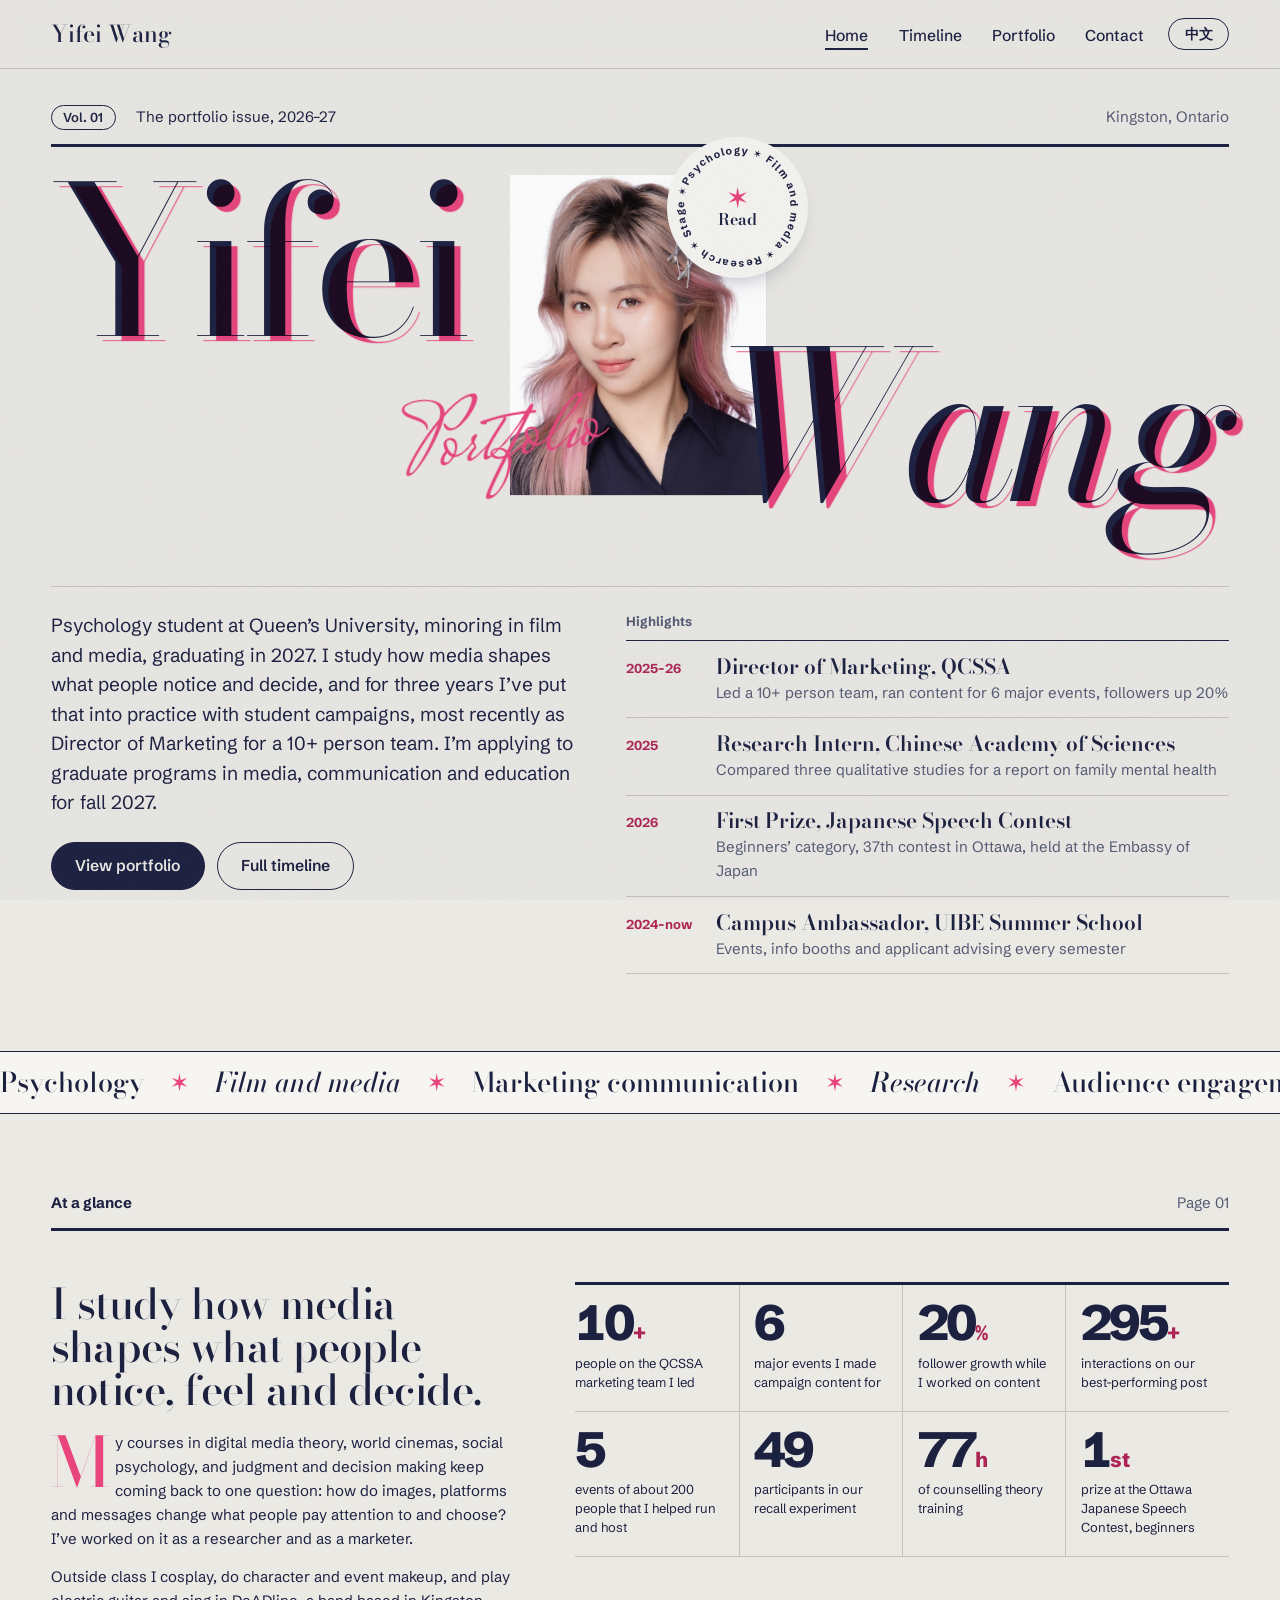
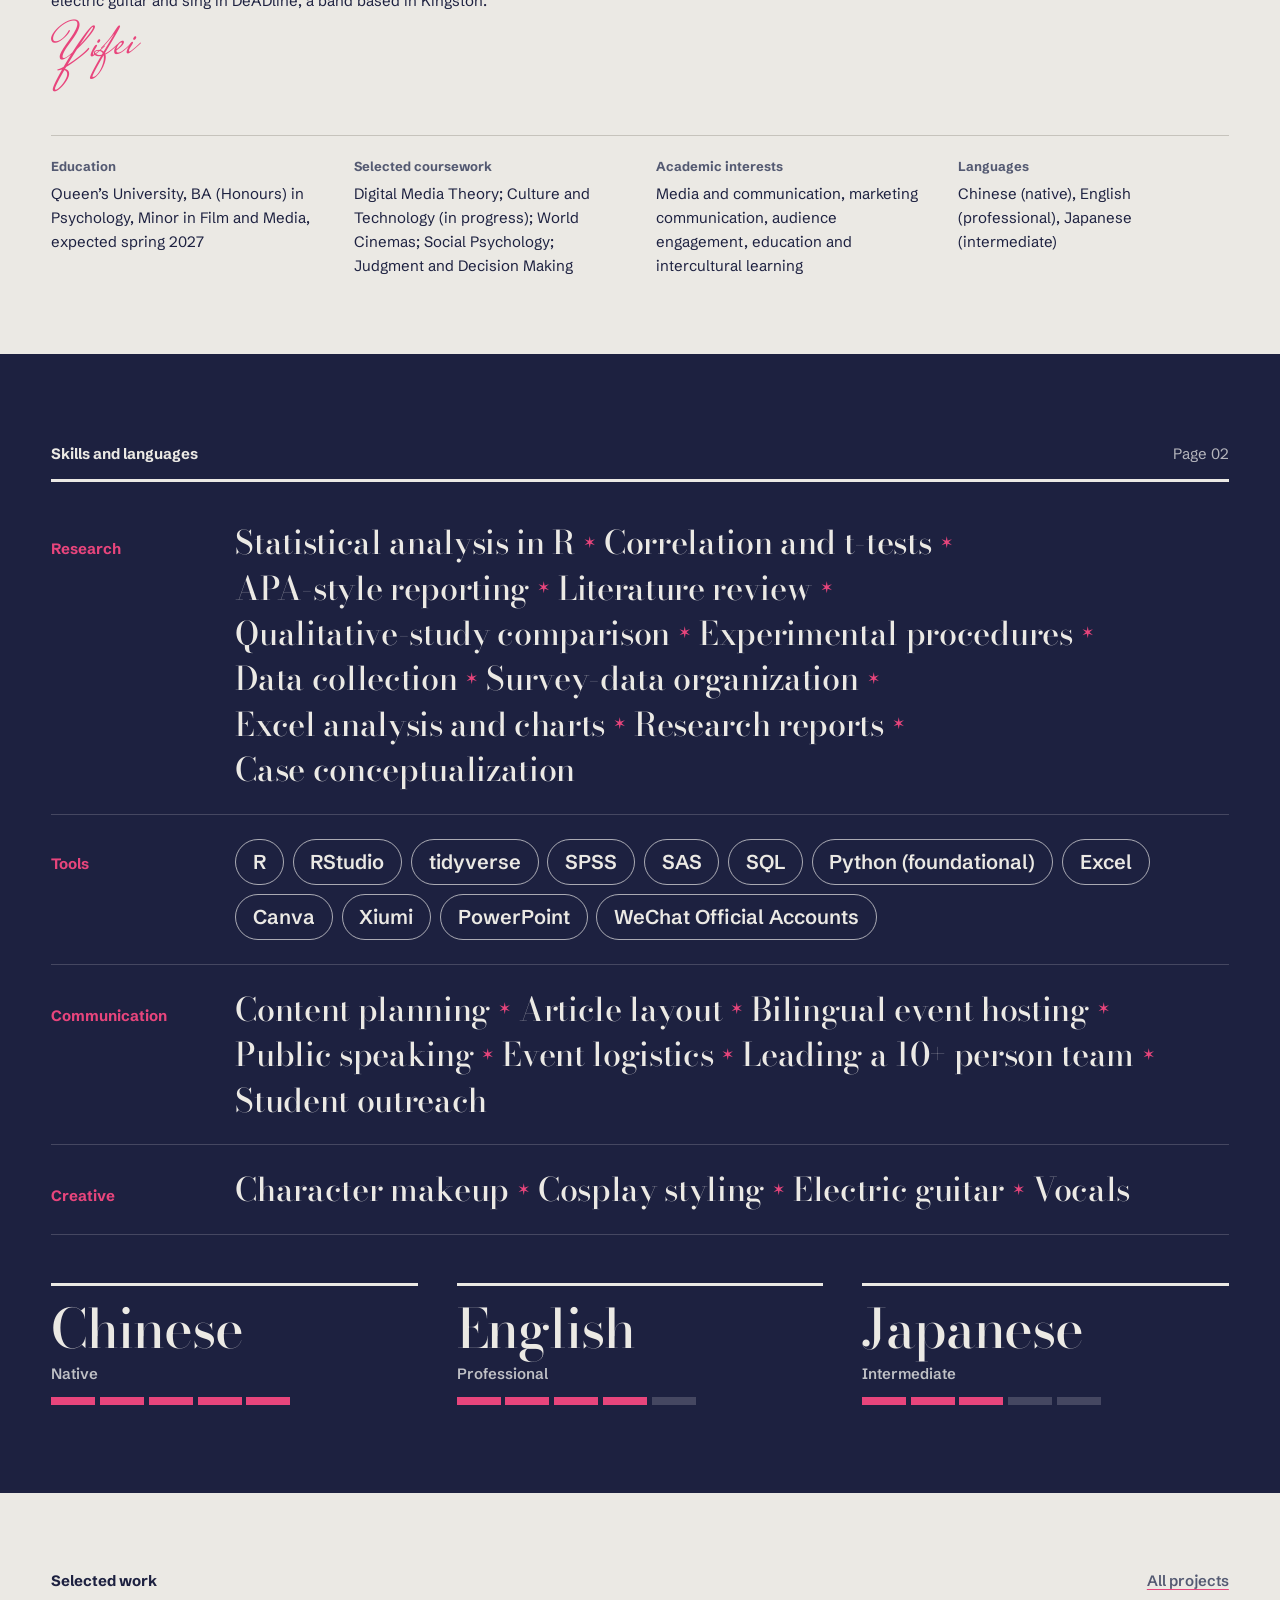
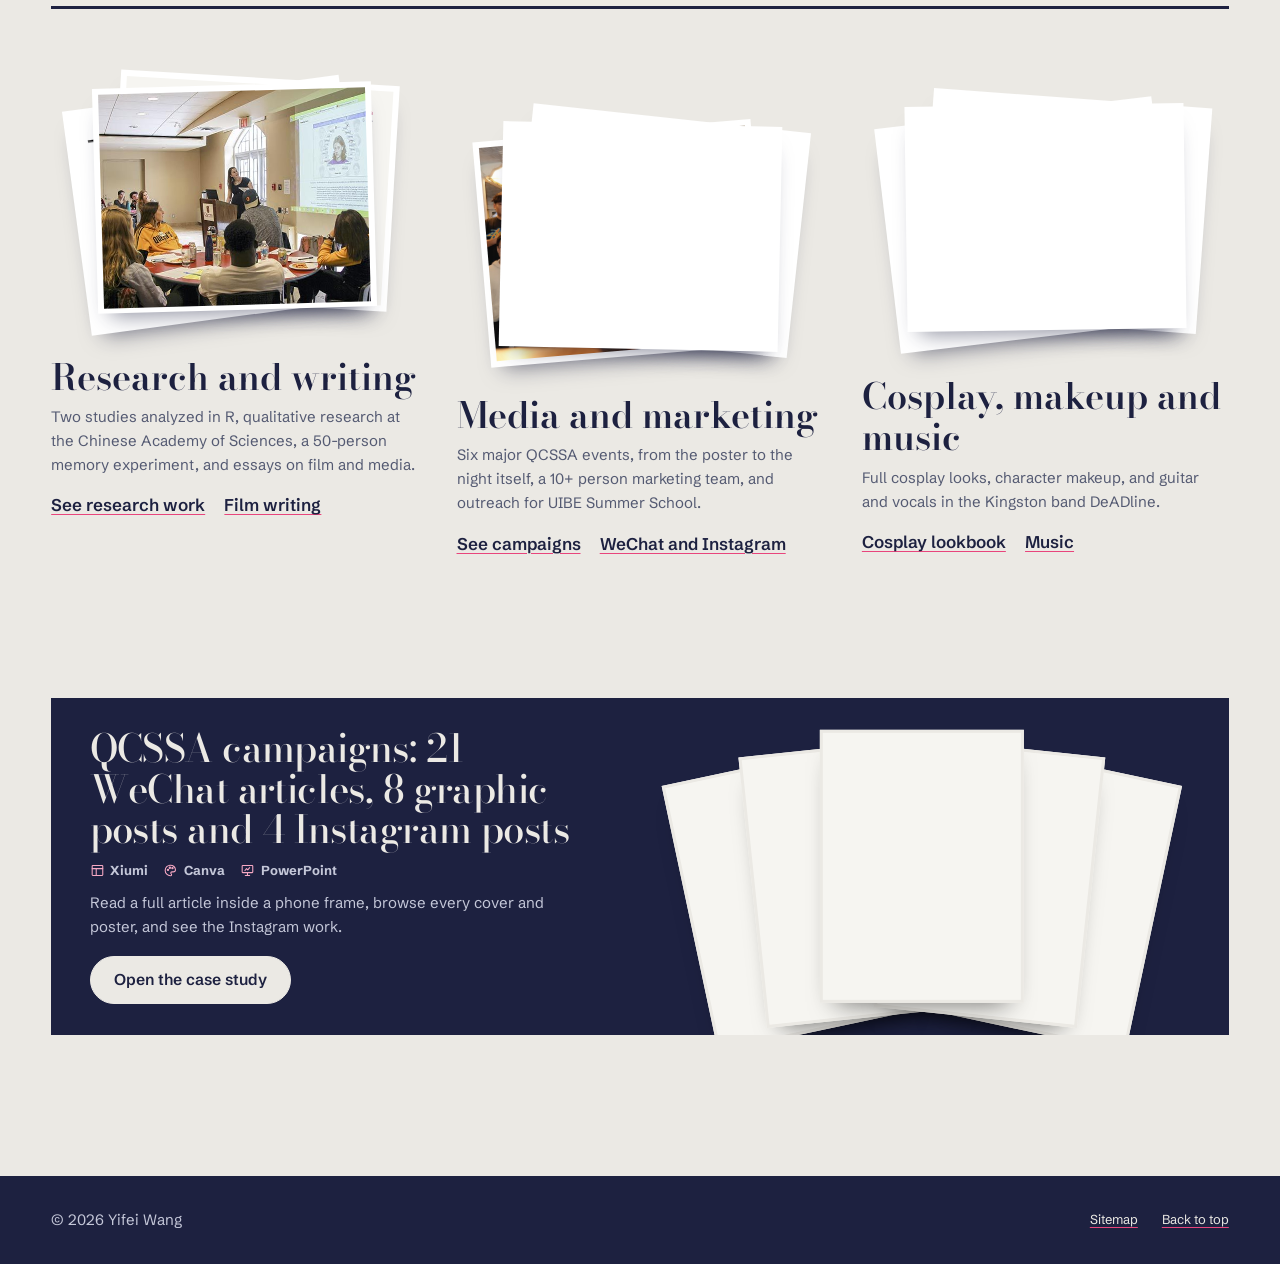
<file: index.html>
<!DOCTYPE html>
<html lang="en" data-ui-lang="en" data-title-en="Yifei Wang | Portfolio" data-title-zh="王奕霏 Yifei Wang | 作品集">
<head>
  <!-- Yifei Wang personal site, v2.3 (2026-11-18) -->
  <meta charset="utf-8">
  <meta name="viewport" content="width=device-width, initial-scale=1">
  <title>Yifei Wang | Portfolio</title>
  <meta name="description" content="Yifei Wang is a psychology student at Queen&#x27;s University (Minor in Film and Media) with research experience at the Chinese Academy of Sciences, three years of student marketing leadership, and work in cosplay, makeup and music.">
  <meta name="author" content="Yifei Wang">
  <meta name="robots" content="index, follow, max-image-preview:large">
  <meta name="theme-color" content="#1e2547">
  <meta name="color-scheme" content="light">
  <link rel="canonical" href="https://yifeiwang.cc/">
  <link rel="alternate" hreflang="en" href="https://yifeiwang.cc/">
  <link rel="alternate" hreflang="zh-Hans" href="https://yifeiwang.cc/?lang=zh">
  <link rel="alternate" hreflang="x-default" href="https://yifeiwang.cc/">
  <meta property="og:type" content="profile">
  <meta property="og:site_name" content="Yifei Wang">
  <meta property="og:title" content="Yifei Wang | Portfolio">
  <meta property="og:description" content="Yifei Wang is a psychology student at Queen&#x27;s University (Minor in Film and Media) with research experience at the Chinese Academy of Sciences, three years of student marketing leadership, and work in cosplay, makeup and music.">
  <meta property="og:url" content="https://yifeiwang.cc/">
  <meta property="og:image" content="https://yifeiwang.cc/assets/img/og-cover.png">
  <meta property="og:image:width" content="1200">
  <meta property="og:image:height" content="630">
  <meta property="og:locale" content="en_CA">
  <meta property="og:locale:alternate" content="zh_CN">
  <meta name="twitter:card" content="summary_large_image">
  <meta name="twitter:title" content="Yifei Wang | Portfolio">
  <meta name="twitter:description" content="Yifei Wang is a psychology student at Queen&#x27;s University (Minor in Film and Media) with research experience at the Chinese Academy of Sciences, three years of student marketing leadership, and work in cosplay, makeup and music.">
  <meta name="twitter:image" content="https://yifeiwang.cc/assets/img/og-cover.png">
  <link rel="icon" href="assets/img/favicon.svg" type="image/svg+xml">
  <link rel="icon" href="assets/img/favicon-32.png" sizes="32x32" type="image/png">
  <link rel="apple-touch-icon" href="assets/img/apple-touch-icon.png">
  <link rel="manifest" href="site.webmanifest">
  <link rel="sitemap" type="application/xml" href="sitemap.xml">
  <link rel="preload" href="assets/fonts/bodoni-moda-opsz.woff2" as="font" type="font/woff2" crossorigin>
  <link rel="preload" href="assets/fonts/schibsted-grotesk.woff2" as="font" type="font/woff2" crossorigin>
  <link rel="stylesheet" href="css/style.css?v=2.3">
  <script>(function(){var l="en";try{var p=new URLSearchParams(location.search).get("lang");if(p==="zh"||p==="en"){l=p;localStorage.setItem("yw-lang",p);}else{var s=localStorage.getItem("yw-lang");if(s==="zh"||s==="en")l=s;}}catch(e){}var d=document.documentElement;d.setAttribute("data-ui-lang",l);if(l==="zh")d.lang="zh-Hans";})();</script>
  <script type="application/ld+json">{"@context": "https://schema.org", "@type": "Person", "name": "Yifei Wang", "alternateName": "王奕霏", "url": "https://yifeiwang.cc/", "email": "mailto:23sc16@queensu.ca", "image": "https://yifeiwang.cc/assets/img/og-cover.png", "description": "Psychology student at Queen's University with a minor in film and media.", "affiliation": {"@type": "CollegeOrUniversity", "name": "Queen's University", "url": "https://www.queensu.ca/"}, "address": {"@type": "PostalAddress", "addressLocality": "Kingston", "addressRegion": "ON", "addressCountry": "CA"}, "knowsLanguage": ["zh", "en", "ja"], "knowsAbout": ["Psychology", "Film and media studies", "Marketing communication", "Audience engagement", "Media and communication", "Cosplay", "Makeup"], "sameAs": ["https://www.linkedin.com/in/yifei-wang-b6066928a/"], "award": "First Prize, Beginners' Category, 37th Japanese Speech Contest in Ottawa (2026)"}</script>
</head>
<body>
  <a class="skip-link" href="#main"><span data-lang="en">Skip to content</span><span data-lang="zh">跳到正文</span></a>
  <header class="site-header">
    <div class="wrap site-header__inner">
      <a class="brand" href="index.html" aria-label="Yifei Wang, home"><span class="brand__en">Yifei Wang</span></a>
      <nav class="site-nav" id="site-nav" aria-label="Main"><ul><li><a href="index.html" aria-current="page"><span data-lang="en">Home</span><span data-lang="zh">首页</span></a></li><li><a href="timeline.html"><span data-lang="en">Timeline</span><span data-lang="zh">经历</span></a></li><li><a href="portfolio.html"><span data-lang="en">Portfolio</span><span data-lang="zh">作品</span></a></li><li><a href="contact.html"><span data-lang="en">Contact</span><span data-lang="zh">联系</span></a></li></ul></nav>
      <button class="lang-toggle" type="button" aria-label="切换到中文"><span data-lang="en">中文</span><span data-lang="zh">EN</span></button>
      <button class="menu-toggle" type="button" aria-expanded="false" aria-controls="site-nav"><span data-lang="en">Menu</span><span data-lang="zh">菜单</span></button>
    </div>
    <div class="read-progress" aria-hidden="true"></div>
  </header>

  <main id="main">
    <section class="cover" aria-labelledby="name">
      <div class="wrap">
        <div class="cover__top">
          <span class="pill">Vol. 01</span>
          <p><span data-lang="en">The portfolio issue, 2026–27</span><span data-lang="zh">2026–27 作品集</span></p>
          <p><span data-lang="en">Kingston, Ontario</span><span data-lang="zh">安大略省金斯顿</span></p>
        </div>
        <div class="cover__stage">
          <h1 class="cover__title" id="name"><span class="cover__line" data-text="Yifei">Yifei</span><span class="cover__line cover__line--2" data-text="Wang">Wang</span></h1>
          <figure class="cover__photo" data-parallax="-0.06">
            <div class="frame"><img src="assets/img/portrait/portrait.jpg" alt="Portrait of Yifei Wang" data-alt-zh="王奕霏的照片" loading="eager" fetchpriority="high" decoding="async" width="800" height="1000" onerror="this.onerror=null;this.src='assets/img/placeholders/portrait.svg'"></div>
            <span class="script cover__script" aria-hidden="true">Portfolio</span>
            <a class="badge" href="#glance" aria-label="Skip to the overview">
              <svg viewBox="0 0 200 200" aria-hidden="true">
                <defs><path id="badge-circle" d="M100,100 m-76,0 a76,76 0 1,1 152,0 a76,76 0 1,1 -152,0"/></defs>
                <text><textPath href="#badge-circle" textLength="474" lengthAdjust="spacing">Psychology ✶ Film and media ✶ Research ✶ Stage ✶</textPath></text>
              </svg>
              <span class="badge__core" lang="en"><i>✶</i>Read</span>
            </a>
          </figure>
        </div>
        <div class="cover__foot">
          <div>
            <p class="cover__lede" data-lang="en">Psychology student at Queen’s University, minoring in film and media, graduating in 2027. I study how media shapes what people notice and decide, and for three years I’ve put that into practice with student campaigns, most recently as Director of Marketing for a 10+ person team. I’m applying to graduate programs in media, communication and education for fall 2027.</p><p class="cover__lede" data-lang="zh">皇后大学心理学专业，辅修电影与媒体，2027 年毕业。我关心媒体怎样影响人们注意什么、做出什么决定，这三年也一直在做学生活动宣传，最近一任是带 10 多人团队的市场部部长。目前在申请 2027 年秋季入学的媒体、传播与教育方向研究生。</p>
            <div class="btn-row">
              <a class="btn" href="portfolio.html"><span data-lang="en">View portfolio</span><span data-lang="zh">看作品</span></a>
              <a class="btn btn--ghost" href="timeline.html"><span data-lang="en">Full timeline</span><span data-lang="zh">完整经历</span></a>
            </div>
          </div>
          <div class="hl">
            <h2 class="hl__head"><span data-lang="en">Highlights</span><span data-lang="zh">代表经历</span></h2>
            <ul><li data-reveal style="--d:0.00s"><a href="qcssa.html"><span class="hl__year"><span data-lang="en">2025–26</span><span data-lang="zh">2025–26</span></span><span class="hl__role"><span data-lang="en">Director of Marketing, QCSSA</span><span data-lang="zh">QCSSA 市场部部长</span></span><span class="hl__detail"><span data-lang="en">Led a 10+ person team, ran content for 6 major events, followers up 20%</span><span data-lang="zh">带领 10 多人，负责 6 场大型活动的宣传，粉丝增长 20%</span></span></a></li><li data-reveal style="--d:0.07s"><a href="portfolio.html#family-mental-health"><span class="hl__year"><span data-lang="en">2025</span><span data-lang="zh">2025</span></span><span class="hl__role"><span data-lang="en">Research Intern, Chinese Academy of Sciences</span><span data-lang="zh">中国科学院心理研究所研究实习生</span></span><span class="hl__detail"><span data-lang="en">Compared three qualitative studies for a report on family mental health</span><span data-lang="zh">比较三项质性研究，整理成家庭心理健康报告</span></span></a></li><li data-reveal style="--d:0.14s"><a href="portfolio.html#speech-contest"><span class="hl__year"><span data-lang="en">2026</span><span data-lang="zh">2026</span></span><span class="hl__role"><span data-lang="en">First Prize, Japanese Speech Contest</span><span data-lang="zh">日语演讲比赛一等奖</span></span><span class="hl__detail"><span data-lang="en">Beginners’ category, 37th contest in Ottawa, held at the Embassy of Japan</span><span data-lang="zh">第 37 届渥太华比赛初级组，在日本大使馆举行</span></span></a></li><li data-reveal style="--d:0.21s"><a href="portfolio.html#uibe-outreach"><span class="hl__year"><span data-lang="en">2024–now</span><span data-lang="zh">2024 至今</span></span><span class="hl__role"><span data-lang="en">Campus Ambassador, UIBE Summer School</span><span data-lang="zh">UIBE 暑期学校校园大使</span></span><span class="hl__detail"><span data-lang="en">Events, info booths and applicant advising every semester</span><span data-lang="zh">每学期办活动、摆摊，解答申请问题</span></span></a></li></ul>
          </div>
        </div>
      </div>
    </section>

    <div class="ticker" aria-hidden="true"><div class="ticker__track"><div class="ticker__group" data-lang="en"><span>Psychology</span><i>✶</i><span>Film and media</span><i>✶</i><span>Marketing communication</span><i>✶</i><span>Research</span><i>✶</i><span>Audience engagement</span><i>✶</i><span>Cosplay</span><i>✶</i><span>Makeup</span><i>✶</i><span>Electric guitar</span><i>✶</i><span>日本語</span><i>✶</i></div><div class="ticker__group" data-lang="en"><span>Psychology</span><i>✶</i><span>Film and media</span><i>✶</i><span>Marketing communication</span><i>✶</i><span>Research</span><i>✶</i><span>Audience engagement</span><i>✶</i><span>Cosplay</span><i>✶</i><span>Makeup</span><i>✶</i><span>Electric guitar</span><i>✶</i><span>日本語</span><i>✶</i></div><div class="ticker__group" data-lang="zh"><span>心理学</span><i>✶</i><span>电影与媒体</span><i>✶</i><span>营销传播</span><i>✶</i><span>研究</span><i>✶</i><span>受众参与</span><i>✶</i><span>Cosplay</span><i>✶</i><span>化妆</span><i>✶</i><span>电吉他</span><i>✶</i><span>日本語</span><i>✶</i></div><div class="ticker__group" data-lang="zh"><span>心理学</span><i>✶</i><span>电影与媒体</span><i>✶</i><span>营销传播</span><i>✶</i><span>研究</span><i>✶</i><span>受众参与</span><i>✶</i><span>Cosplay</span><i>✶</i><span>化妆</span><i>✶</i><span>电吉他</span><i>✶</i><span>日本語</span><i>✶</i></div></div></div>

    <section class="spread wrap" id="glance" aria-labelledby="glance-title">
      <div class="spread__head"><h2><span data-lang="en">At a glance</span><span data-lang="zh">概览</span></h2><p><span data-lang="en">Page 01</span><span data-lang="zh">第 01 页</span></p></div>
      <div class="glance">
        <div class="glance__about">
          <h3 class="headline glance__title" id="glance-title" data-split><span data-lang="en">I study how media shapes what people notice, feel and decide.</span><span data-lang="zh">我研究媒体怎样影响人们注意什么、感受什么、决定什么。</span></h3>
          <p class="dropcap" data-lang="en">My courses in digital media theory, world cinemas, social psychology, and judgment and decision making keep coming back to one question: how do images, platforms and messages change what people pay attention to and choose? I’ve worked on it as a researcher and as a marketer.</p>
          <p data-lang="zh">数字媒体理论、世界电影、社会心理学、判断与决策，这几门课最后都落在同一个问题上：图像、平台和信息怎样改变人们关注什么、选择什么？我在研究里琢磨过它，在做宣传时也天天碰到它。</p>
          <p data-lang="en">Outside class I cosplay, do character and event makeup, and play electric guitar and sing in DeADline, a band based in Kingston.</p><p data-lang="zh">课外，我做 cosplay，给角色和活动化妆，还在金斯顿的乐队 DeADline 弹电吉他、唱主唱。</p>
          <span class="script signature" data-reveal="script" aria-hidden="true">Yifei</span>
        </div>
        <div class="glance__stats"><div class="stat" data-reveal style="--d:0.00s"><span class="stat__num" data-count="10"><span class="n">10</span><small><span data-lang="en">+</span><span data-lang="zh">+人</span></small></span><p data-lang="en">people on the QCSSA marketing team I led</p><p data-lang="zh">我带领的 QCSSA 市场部</p></div><div class="stat" data-reveal style="--d:0.06s"><span class="stat__num" data-count="6"><span class="n">6</span><small><span data-lang="en"></span><span data-lang="zh">场</span></small></span><p data-lang="en">major events I made campaign content for</p><p data-lang="zh">由我负责宣传的大型活动</p></div><div class="stat" data-reveal style="--d:0.12s"><span class="stat__num" data-count="20"><span class="n">20</span><small><span data-lang="en">%</span><span data-lang="zh">%</span></small></span><p data-lang="en">follower growth while I worked on content</p><p data-lang="zh">我做内容期间的粉丝增长</p></div><div class="stat" data-reveal style="--d:0.18s"><span class="stat__num" data-count="300"><span class="n">300</span><small><span data-lang="en">+</span><span data-lang="zh">+次</span></small></span><p data-lang="en">interactions on our best-performing post</p><p data-lang="zh">互动最多的一条推文</p></div><div class="stat" data-reveal style="--d:0.00s"><span class="stat__num" data-count="5"><span class="n">5</span><small><span data-lang="en"></span><span data-lang="zh">场</span></small></span><p data-lang="en">events of about 200 people that I helped run and host</p><p data-lang="zh">我参与统筹、主持的活动，每场约 200 人</p></div><div class="stat" data-reveal style="--d:0.06s"><span class="stat__num" data-count="50"><span class="n">50</span><small><span data-lang="en"></span><span data-lang="zh">名</span></small></span><p data-lang="en">participants in our recall experiment</p><p data-lang="zh">即时回忆实验的参与者</p></div><div class="stat" data-reveal style="--d:0.12s"><span class="stat__num" data-count="78"><span class="n">78</span><small><span data-lang="en">h</span><span data-lang="zh">小时</span></small></span><p data-lang="en">of counselling theory training</p><p data-lang="zh">心理咨询理论自学课时</p></div><div class="stat" data-reveal style="--d:.18s"><span class="stat__num"><span data-lang="en">1<small>st</small></span><span data-lang="zh" class="stat__word">一等奖</span></span><p data-lang="en">prize at the Ottawa Japanese Speech Contest, beginners</p><p data-lang="zh">渥太华日语演讲比赛初级组</p></div></div>
        <dl class="glance__facts" data-reveal>
          <div><dt><span data-lang="en">Education</span><span data-lang="zh">学业</span></dt><dd><span data-lang="en">Queen’s University, BA (Honours) in Psychology, Minor in Film and Media, expected spring 2027</span><span data-lang="zh">皇后大学心理学荣誉文学学士，辅修电影与媒体，预计 2027 年春季毕业</span></dd></div>
          <div><dt><span data-lang="en">Selected coursework</span><span data-lang="zh">修读课程</span></dt><dd><span data-lang="en">Digital Media Theory; Culture and Technology (in progress); World Cinemas; Social Psychology; Judgment and Decision Making</span><span data-lang="zh">数字媒体理论、文化与技术（在修）、世界电影、社会心理学、判断与决策</span></dd></div>
          <div><dt><span data-lang="en">Academic interests</span><span data-lang="zh">研究兴趣</span></dt><dd><span data-lang="en">Media and communication, marketing communication, audience engagement, education and intercultural learning</span><span data-lang="zh">媒体与传播、营销传播、受众参与、教育和跨文化学习</span></dd></div>
          <div><dt><span data-lang="en">Languages</span><span data-lang="zh">语言</span></dt><dd><span data-lang="en">Chinese (native), English (professional), Japanese (intermediate)</span><span data-lang="zh">中文母语，英语工作水平，日语中级</span></dd></div>
        </dl>
      </div>
    </section>


    <section class="skills-band" aria-labelledby="toolkit-title">
      <div class="wrap">
        <div class="spread__head"><h2 id="toolkit-title"><span data-lang="en">Skills and languages</span><span data-lang="zh">技能与语言</span></h2><p><span data-lang="en">Page 02</span><span data-lang="zh">第 02 页</span></p></div>
        <div class="skillboard"><div class="skillrow skillrow--words" data-reveal style="--d:0.00s"><h3 class="skillrow__label"><span data-lang="en">Research</span><span data-lang="zh">研究</span></h3><ul class="skillrow__list"><li><span data-lang="en">Statistical analysis in R</span><span data-lang="zh">R 统计分析</span></li><li><span data-lang="en">Correlation and t-tests</span><span data-lang="zh">相关分析与 t 检验</span></li><li><span data-lang="en">APA-style reporting</span><span data-lang="zh">APA 格式报告</span></li><li><span data-lang="en">Literature review</span><span data-lang="zh">文献综述</span></li><li><span data-lang="en">Qualitative-study comparison</span><span data-lang="zh">质性研究比较</span></li><li><span data-lang="en">Experimental procedures</span><span data-lang="zh">实验流程设计</span></li><li><span data-lang="en">Data collection</span><span data-lang="zh">数据收集</span></li><li><span data-lang="en">Survey-data organization</span><span data-lang="zh">问卷数据整理</span></li><li><span data-lang="en">Excel analysis and charts</span><span data-lang="zh">Excel 分析与作图</span></li><li><span data-lang="en">Research reports</span><span data-lang="zh">研究报告写作</span></li><li><span data-lang="en">Case conceptualization</span><span data-lang="zh">个案概念化</span></li></ul></div><div class="skillrow skillrow--chips" data-reveal style="--d:0.06s"><h3 class="skillrow__label"><span data-lang="en">Tools</span><span data-lang="zh">工具</span></h3><ul class="skillrow__list"><li><span data-lang="en">R</span><span data-lang="zh">R</span></li><li><span data-lang="en">RStudio</span><span data-lang="zh">RStudio</span></li><li><span data-lang="en">tidyverse</span><span data-lang="zh">tidyverse</span></li><li><span data-lang="en">SPSS</span><span data-lang="zh">SPSS</span></li><li><span data-lang="en">SAS</span><span data-lang="zh">SAS</span></li><li><span data-lang="en">SQL</span><span data-lang="zh">SQL</span></li><li><span data-lang="en">Python (foundational)</span><span data-lang="zh">Python（基础）</span></li><li><span data-lang="en">Excel</span><span data-lang="zh">Excel</span></li><li><span data-lang="en">Canva</span><span data-lang="zh">Canva</span></li><li><span data-lang="en">Xiumi</span><span data-lang="zh">秀米</span></li><li><span data-lang="en">PowerPoint</span><span data-lang="zh">PowerPoint</span></li><li><span data-lang="en">WeChat Official Accounts</span><span data-lang="zh">微信公众号后台</span></li></ul></div><div class="skillrow skillrow--words" data-reveal style="--d:0.12s"><h3 class="skillrow__label"><span data-lang="en">Communication</span><span data-lang="zh">传播与组织</span></h3><ul class="skillrow__list"><li><span data-lang="en">Content planning</span><span data-lang="zh">内容策划</span></li><li><span data-lang="en">Article layout</span><span data-lang="zh">推送排版</span></li><li><span data-lang="en">Bilingual event hosting</span><span data-lang="zh">中英双语主持</span></li><li><span data-lang="en">Public speaking</span><span data-lang="zh">公开演讲</span></li><li><span data-lang="en">Event logistics</span><span data-lang="zh">活动统筹</span></li><li><span data-lang="en">Leading a 10+ person team</span><span data-lang="zh">带 10 多人的团队</span></li><li><span data-lang="en">Student outreach</span><span data-lang="zh">学生招募与咨询</span></li></ul></div><div class="skillrow skillrow--words" data-reveal style="--d:0.18s"><h3 class="skillrow__label"><span data-lang="en">Creative</span><span data-lang="zh">创作</span></h3><ul class="skillrow__list"><li><span data-lang="en">Character makeup</span><span data-lang="zh">角色妆</span></li><li><span data-lang="en">Cosplay styling</span><span data-lang="zh">Cosplay 造型</span></li><li><span data-lang="en">Electric guitar</span><span data-lang="zh">电吉他</span></li><li><span data-lang="en">Vocals</span><span data-lang="zh">主唱</span></li></ul></div></div>
        <ul class="langs" aria-label="Languages"><li class="lang" data-reveal><span class="lang__name"><span data-lang="en">Chinese</span><span data-lang="zh">中文</span></span><span class="lang__level"><span data-lang="en">Native</span><span data-lang="zh">母语</span></span><span class="lang__meter" role="img" aria-label="5 / 5"><span class="on"></span><span class="on"></span><span class="on"></span><span class="on"></span><span class="on"></span></span></li><li class="lang" data-reveal><span class="lang__name"><span data-lang="en">English</span><span data-lang="zh">英语</span></span><span class="lang__level"><span data-lang="en">Professional</span><span data-lang="zh">工作语言水平</span></span><span class="lang__meter" role="img" aria-label="4 / 5"><span class="on"></span><span class="on"></span><span class="on"></span><span class="on"></span><span class=""></span></span></li><li class="lang" data-reveal><span class="lang__name"><span data-lang="en">Japanese</span><span data-lang="zh">日语</span></span><span class="lang__level"><span data-lang="en">Intermediate</span><span data-lang="zh">中级</span></span><span class="lang__meter" role="img" aria-label="3 / 5"><span class="on"></span><span class="on"></span><span class="on"></span><span class=""></span><span class=""></span></span></li></ul>
      </div>
    </section>

    <section class="spread wrap work-spread" aria-labelledby="work-title">
      <div class="spread__head"><h2 id="work-title"><span data-lang="en">Selected work</span><span data-lang="zh">作品精选</span></h2><p><a href="portfolio.html"><span data-lang="en">All projects</span><span data-lang="zh">全部作品</span></a></p></div>
      <div class="practices__grid">
        <article class="practice" data-reveal>
          <a class="practice__media" href="portfolio.html?filter=research" tabindex="-1" aria-hidden="true"><div class="stack" data-n="3"><span class="stack__layer" style="--r:5deg;--x:7%;--y:-3%"><img src="assets/img/portfolio/r-cover.jpg" alt="Two correlational studies analyzed in R" data-alt-zh="两项用 R 分析的相关研究" loading="lazy" decoding="async" width="800" height="1000" style="object-position:50% 0%" onerror="this.onerror=null;this.src='assets/img/placeholders/research.svg'"></span><span class="stack__layer" style="--r:-6deg;--x:-7%;--y:3%"><img src="assets/img/portfolio/cas-certificate.jpg" alt="Internship certificate from the Chinese Academy of Sciences" data-alt-zh="中国科学院实习证明" loading="lazy" decoding="async" width="800" height="1000" style="object-position:50% 0%" onerror="this.onerror=null;this.src='assets/img/placeholders/research.svg'"></span><span class="stack__layer stack__layer--front" style="--r:0deg;--x:0%;--y:0%"><img src="assets/img/portfolio/recall-01.jpg" alt="Students at round tables during a psychology presentation at Queen’s" data-alt-zh="皇后大学心理学课堂展示现场" loading="lazy" decoding="async" width="800" height="1000" style="object-position:50% 50%" onerror="this.onerror=null;this.src='assets/img/placeholders/research.svg'"></span></div></a>
          <h3 class="h-m"><span data-lang="en">Research and writing</span><span data-lang="zh">研究与写作</span></h3>
          <p data-lang="en">Two studies analyzed in R, qualitative research at the Chinese Academy of Sciences, a 50-person memory experiment, and essays on film and media.</p><p data-lang="zh">两项用 R 分析的研究、中科院的质性研究、50 人的记忆实验，以及电影与媒体论文。</p>
          <div class="links"><a href="portfolio.html?filter=research"><span data-lang="en">See research work</span><span data-lang="zh">查看研究作品</span></a><a href="writing.html"><span data-lang="en">Film writing</span><span data-lang="zh">电影写作</span></a></div>
        </article>
        <article class="practice" data-reveal style="--d:.1s">
          <a class="practice__media" href="portfolio.html?filter=media" tabindex="-1" aria-hidden="true"><div class="stack" data-n="3"><span class="stack__layer" style="--r:5deg;--x:7%;--y:-3%"><img src="assets/img/portfolio/qcssa-team-banner.jpg" alt="QCSSA members with the association banner" data-alt-zh="QCSSA 成员和会旗合影" loading="lazy" decoding="async" width="800" height="1000" style="object-position:50% 50%" onerror="this.onerror=null;this.src='assets/img/placeholders/media.svg'"></span><span class="stack__layer" style="--r:-6deg;--x:-7%;--y:3%"><img src="assets/img/portfolio/event-midautumn-cruise.jpg" alt="QCSSA members on the Mid-Autumn cruise" data-alt-zh="QCSSA 成员在中秋游轮上合影" loading="lazy" decoding="async" width="800" height="1000" style="object-position:50% 40%" onerror="this.onerror=null;this.src='assets/img/placeholders/media.svg'"></span><span class="stack__layer stack__layer--front" style="--r:0deg;--x:0%;--y:0%"><img src="assets/img/portfolio/event-cny-dinner-b.jpg" alt="About 200 students at a QCSSA Spring Festival dinner" data-alt-zh="QCSSA 春节年夜饭现场，约 200 名同学" loading="lazy" decoding="async" width="800" height="1000" style="object-position:50% 50%" onerror="this.onerror=null;this.src='assets/img/placeholders/media.svg'"></span></div></a>
          <h3 class="h-m"><span data-lang="en">Media and marketing</span><span data-lang="zh">媒体与市场</span></h3>
          <p data-lang="en">Six major QCSSA events, from the poster to the night itself, a 10+ person marketing team, and outreach for UIBE Summer School.</p><p data-lang="zh">QCSSA 六场大型活动，从海报一直做到活动现场；带 10 多人的市场部，也为 UIBE 暑期学校做推广。</p>
          <div class="links"><a href="portfolio.html?filter=media"><span data-lang="en">See campaigns</span><span data-lang="zh">查看宣传项目</span></a><a href="qcssa.html"><span data-lang="en">WeChat and Instagram</span><span data-lang="zh">公众号与 Instagram</span></a></div>
        </article>
        <article class="practice" data-reveal style="--d:.2s">
          <a class="practice__media" href="cosplay.html" tabindex="-1" aria-hidden="true"><div class="stack" data-n="3"><span class="stack__layer" style="--r:5deg;--x:7%;--y:-3%"><img src="assets/img/portfolio/deadline-plate.jpg" alt="The DeADline band logo" data-alt-zh="DeADline 乐队 logo" loading="lazy" decoding="async" width="800" height="1000" style="object-position:50% 50%" onerror="this.onerror=null;this.src='assets/img/placeholders/cosplay.svg'"></span><span class="stack__layer" style="--r:-6deg;--x:-7%;--y:3%"><img src="assets/img/cosplay/misa-02-m.jpg" alt="Yifei as Misa Amane" data-alt-zh="王奕霏 cos 弥海砂" loading="lazy" decoding="async" width="800" height="1000" style="object-position:50% 25%" onerror="this.onerror=null;this.src='assets/img/placeholders/cosplay.svg'"></span><span class="stack__layer stack__layer--front" style="--r:0deg;--x:0%;--y:0%"><img src="assets/img/cosplay/kita-02-m.jpg" alt="Yifei as Kita Ikuyo" data-alt-zh="王奕霏 cos 喜多郁代" loading="lazy" decoding="async" width="800" height="1000" style="object-position:50% 20%" onerror="this.onerror=null;this.src='assets/img/placeholders/cosplay.svg'"></span></div></a>
          <h3 class="h-m"><span data-lang="en">Cosplay, makeup and music</span><span data-lang="zh">Cosplay、化妆与音乐</span></h3>
          <p data-lang="en">Full cosplay looks, character makeup, and guitar and vocals in the Kingston band DeADline.</p><p data-lang="zh">整套 cos 造型、角色妆，在金斯顿乐队 DeADline 弹吉他、唱歌。</p>
          <div class="links"><a href="cosplay.html"><span data-lang="en">Cosplay lookbook</span><span data-lang="zh">Cosplay 作品集</span></a><a href="portfolio.html?filter=music"><span data-lang="en">Music</span><span data-lang="zh">音乐</span></a></div>
        </article>
      </div>
    </section>

    <section class="wrap home-case">
      
      <a class="case-banner" href="qcssa.html" data-reveal>
        <span class="case-banner__text">
          <span class="case-banner__title"><span data-lang="en">QCSSA campaigns: 21 WeChat articles, 8 graphic posts and 4 Instagram posts</span><span data-lang="zh">QCSSA 宣传作品：21 篇公众号推送、8 张图文海报、4 条 Instagram</span></span>
          <span class="case-banner__meta"><svg class="ico" viewBox="0 0 24 24" aria-hidden="true"><rect x="3.5" y="4" width="17" height="16" rx="1"/><path d="M3.5 9h17M10 9v11"/></svg>Xiumi<svg class="ico" viewBox="0 0 24 24" aria-hidden="true"><path d="M12 3.5a8.5 8.5 0 1 0 0 17c1.2 0 1.8-.8 1.8-1.7 0-1.4-1.3-1.7-1.3-2.9 0-1 .8-1.6 1.8-1.6h2.1a3.6 3.6 0 0 0 3.6-3.6c0-4-3.6-7.2-8-7.2Z"/><circle cx="8" cy="11" r="1.1"/><circle cx="11" cy="7.5" r="1.1"/><circle cx="15.2" cy="8.2" r="1.1"/></svg>Canva<svg class="ico" viewBox="0 0 24 24" aria-hidden="true"><rect x="3.5" y="4" width="17" height="11.5" rx="1"/><path d="M12 15.5V20M8.5 20h7M8 12l2.5-3 2 2 3-3.5"/></svg>PowerPoint</span>
          <span class="case-banner__desc"><span data-lang="en">Read a full article inside a phone frame, browse every cover and poster, and see the Instagram work.</span><span data-lang="zh">可以在手机框里翻完整推送，浏览所有头图和海报，也能看到 Instagram 作品。</span></span>
          <span class="btn"><span data-lang="en">Open the case study</span><span data-lang="zh">进入案例页</span></span>
        </span>
        <span class="fan" aria-hidden="true"><span class="fan__card" style="--i:0;--a:2"><img src="assets/img/qcssa/mid-autumn-cruise.jpg" alt="Mid-Autumn cruise" data-alt-zh="中秋游轮" loading="lazy" decoding="async" onerror="this.onerror=null;this.src='assets/img/qcssa/mid-autumn-cruise.svg'"></span><span class="fan__card" style="--i:1;--a:1"><img src="assets/img/qcssa/cny-fair-horse.jpg" alt="Year of the Horse" data-alt-zh="马年新春" loading="lazy" decoding="async" onerror="this.onerror=null;this.src='assets/img/qcssa/cny-fair-horse.svg'"></span><span class="fan__card" style="--i:2;--a:0"><img src="assets/img/qcssa/ig-bailu.jpg" alt="White Dew on Instagram" data-alt-zh="白露 Instagram" loading="lazy" decoding="async" onerror="this.onerror=null;this.src='assets/img/qcssa/ig-bailu.svg'"></span><span class="fan__card" style="--i:3;--a:1"><img src="assets/img/qcssa/post-xiaoman.jpg" alt="Grain Buds poster" data-alt-zh="小满海报" loading="lazy" decoding="async" onerror="this.onerror=null;this.src='assets/img/qcssa/post-xiaoman.svg'"></span><span class="fan__card" style="--i:4;--a:2"><img src="assets/img/qcssa/post-sidewalk-b.jpg" alt="Sidewalk Sale poster" data-alt-zh="Sidewalk Sale 海报" loading="lazy" decoding="async" onerror="this.onerror=null;this.src='assets/img/qcssa/post-sidewalk-b.svg'"></span></span>
      </a>
    </section>
  </main>

  <footer class="site-footer">
    <div class="wrap footer__inner">
      <p class="footer__copy">&copy; <span data-year-now>2026</span> Yifei Wang</p>
      <div class="footer__meta">
        <a href="sitemap.xml"><span data-lang="en">Sitemap</span><span data-lang="zh">网站地图</span></a>
        <a href="#main"><span data-lang="en">Back to top</span><span data-lang="zh">回到顶部</span></a>
      </div>
    </div>
  </footer>
  <script src="js/main.js?v=2.3" defer></script>
</body>
</html>
</file>
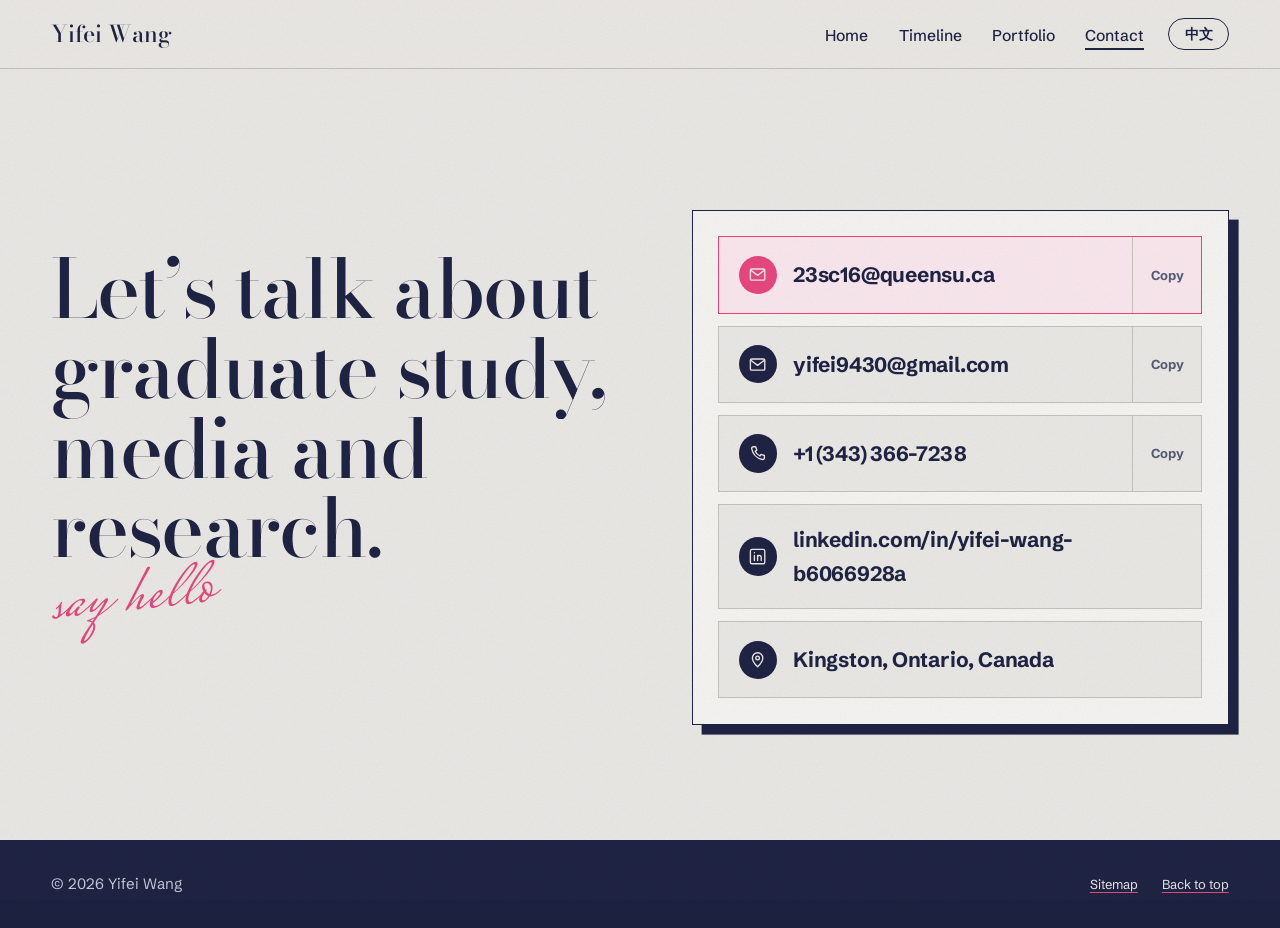
<file: contact.html>
<!DOCTYPE html>
<html lang="en" data-ui-lang="en" data-title-en="Contact | Yifei Wang" data-title-zh="联系 | 王奕霏">
<head>
  <!-- Yifei Wang personal site, v2.3 (2026-11-18) -->
  <meta charset="utf-8">
  <meta name="viewport" content="width=device-width, initial-scale=1">
  <title>Contact | Yifei Wang</title>
  <meta name="description" content="Contact Yifei Wang by email, phone or LinkedIn about graduate admissions, research or communication projects. Based in Kingston, Ontario.">
  <meta name="author" content="Yifei Wang">
  <meta name="robots" content="index, follow, max-image-preview:large">
  <meta name="theme-color" content="#1e2547">
  <meta name="color-scheme" content="light">
  <link rel="canonical" href="https://yifeiwang.cc/contact.html">
  <link rel="alternate" hreflang="en" href="https://yifeiwang.cc/contact.html">
  <link rel="alternate" hreflang="zh-Hans" href="https://yifeiwang.cc/contact.html?lang=zh">
  <link rel="alternate" hreflang="x-default" href="https://yifeiwang.cc/contact.html">
  <meta property="og:type" content="website">
  <meta property="og:site_name" content="Yifei Wang">
  <meta property="og:title" content="Contact | Yifei Wang">
  <meta property="og:description" content="Contact Yifei Wang by email, phone or LinkedIn about graduate admissions, research or communication projects. Based in Kingston, Ontario.">
  <meta property="og:url" content="https://yifeiwang.cc/contact.html">
  <meta property="og:image" content="https://yifeiwang.cc/assets/img/og-cover.png">
  <meta property="og:image:width" content="1200">
  <meta property="og:image:height" content="630">
  <meta property="og:locale" content="en_CA">
  <meta property="og:locale:alternate" content="zh_CN">
  <meta name="twitter:card" content="summary_large_image">
  <meta name="twitter:title" content="Contact | Yifei Wang">
  <meta name="twitter:description" content="Contact Yifei Wang by email, phone or LinkedIn about graduate admissions, research or communication projects. Based in Kingston, Ontario.">
  <meta name="twitter:image" content="https://yifeiwang.cc/assets/img/og-cover.png">
  <link rel="icon" href="assets/img/favicon.svg" type="image/svg+xml">
  <link rel="icon" href="assets/img/favicon-32.png" sizes="32x32" type="image/png">
  <link rel="apple-touch-icon" href="assets/img/apple-touch-icon.png">
  <link rel="manifest" href="site.webmanifest">
  <link rel="sitemap" type="application/xml" href="sitemap.xml">
  <link rel="preload" href="assets/fonts/bodoni-moda-opsz.woff2" as="font" type="font/woff2" crossorigin>
  <link rel="preload" href="assets/fonts/schibsted-grotesk.woff2" as="font" type="font/woff2" crossorigin>
  <link rel="stylesheet" href="css/style.css?v=2.3">
  <script>(function(){var l="en";try{var p=new URLSearchParams(location.search).get("lang");if(p==="zh"||p==="en"){l=p;localStorage.setItem("yw-lang",p);}else{var s=localStorage.getItem("yw-lang");if(s==="zh"||s==="en")l=s;}}catch(e){}var d=document.documentElement;d.setAttribute("data-ui-lang",l);if(l==="zh")d.lang="zh-Hans";})();</script>
</head>
<body>
  <a class="skip-link" href="#main"><span data-lang="en">Skip to content</span><span data-lang="zh">跳到正文</span></a>
  <header class="site-header">
    <div class="wrap site-header__inner">
      <a class="brand" href="index.html" aria-label="Yifei Wang, home"><span class="brand__en">Yifei Wang</span></a>
      <nav class="site-nav" id="site-nav" aria-label="Main"><ul><li><a href="index.html"><span data-lang="en">Home</span><span data-lang="zh">首页</span></a></li><li><a href="timeline.html"><span data-lang="en">Timeline</span><span data-lang="zh">经历</span></a></li><li><a href="portfolio.html"><span data-lang="en">Portfolio</span><span data-lang="zh">作品</span></a></li><li><a href="contact.html" aria-current="page"><span data-lang="en">Contact</span><span data-lang="zh">联系</span></a></li></ul></nav>
      <button class="lang-toggle" type="button" aria-label="切换到中文"><span data-lang="en">中文</span><span data-lang="zh">EN</span></button>
      <button class="menu-toggle" type="button" aria-expanded="false" aria-controls="site-nav"><span data-lang="en">Menu</span><span data-lang="zh">菜单</span></button>
    </div>
    <div class="read-progress" aria-hidden="true"></div>
  </header>

  <main id="main">
    <div class="wrap">
      <section class="contact-split" aria-labelledby="contact-title">
        <div class="contact-split__intro">
          <h1 class="headline contact-split__title" id="contact-title" data-split><span data-lang="en">Let’s talk about graduate study, media and research.</span><span data-lang="zh">聊聊读研、媒体和研究。</span></h1>
          <span class="script contact-split__script" data-reveal="script" aria-hidden="true">say hello</span>
          <p class="copy-status" aria-live="polite"></p>
        </div>
        <ul class="contact-card">
            <li class="cline cline--primary" data-reveal style="--d:0.00s"><a class="cline__main" href="mailto:23sc16@queensu.ca"><span class="cline__icon"><svg viewBox="0 0 24 24" aria-hidden="true"><rect x="3" y="5" width="18" height="14" rx="1.5"/><path d="M3.5 6.5 12 13l8.5-6.5"/></svg></span><span class="cline__text"><span class="visually-hidden"><span data-lang="en">Preferred email: </span><span data-lang="zh">常用邮箱：</span></span><span class="cline__value">23sc16@queensu.ca</span></span></a><button class="cline__copy" type="button" data-copy="23sc16@queensu.ca" aria-label="Copy 23sc16@queensu.ca"><span data-lang="en">Copy</span><span data-lang="zh">复制</span></button></li>
            <li class="cline" data-reveal style="--d:0.07s"><a class="cline__main" href="mailto:yifei9430@gmail.com"><span class="cline__icon"><svg viewBox="0 0 24 24" aria-hidden="true"><rect x="3" y="5" width="18" height="14" rx="1.5"/><path d="M3.5 6.5 12 13l8.5-6.5"/></svg></span><span class="cline__text"><span class="visually-hidden"><span data-lang="en">Personal email: </span><span data-lang="zh">个人邮箱：</span></span><span class="cline__value">yifei9430@gmail.com</span></span></a><button class="cline__copy" type="button" data-copy="yifei9430@gmail.com" aria-label="Copy yifei9430@gmail.com"><span data-lang="en">Copy</span><span data-lang="zh">复制</span></button></li>
            <li class="cline" data-reveal style="--d:0.14s"><a class="cline__main" href="tel:+13433667238"><span class="cline__icon"><svg viewBox="0 0 24 24" aria-hidden="true"><path d="M6.6 3.5h3l1.4 4.2-2 1.4a12 12 0 0 0 5.9 5.9l1.4-2 4.2 1.4v3a2 2 0 0 1-2.2 2A17 17 0 0 1 4.6 5.7a2 2 0 0 1 2-2.2Z"/></svg></span><span class="cline__text"><span class="visually-hidden"><span data-lang="en">Canada phone: </span><span data-lang="zh">加拿大手机：</span></span><span class="cline__value">+1 (343) 366-7238</span></span></a><button class="cline__copy" type="button" data-copy="+1 343-366-7238" aria-label="Copy +1 343-366-7238"><span data-lang="en">Copy</span><span data-lang="zh">复制</span></button></li>
            <li class="cline" data-reveal style="--d:0.21s"><a class="cline__main" href="https://www.linkedin.com/in/yifei-wang-b6066928a/" target="_blank" rel="me noopener"><span class="cline__icon"><svg viewBox="0 0 24 24" aria-hidden="true"><rect x="3" y="3" width="18" height="18" rx="2"/><path d="M8 10.5V17M8 7.2v.1M12 17v-6.5M12 13.2c0-1.7 1-2.8 2.4-2.8s2.1 1 2.1 2.8V17"/></svg></span><span class="cline__text"><span class="visually-hidden"><span data-lang="en">LinkedIn: </span><span data-lang="zh">LinkedIn 主页：</span></span><span class="cline__value">linkedin.com/in/yifei-wang-b6066928a</span></span></a></li>
            <li class="cline" data-reveal style="--d:0.28s"><div class="cline__main"><span class="cline__icon"><svg viewBox="0 0 24 24" aria-hidden="true"><path d="M12 21s-6.5-6.1-6.5-11a6.5 6.5 0 0 1 13 0c0 4.9-6.5 11-6.5 11Z"/><circle cx="12" cy="10" r="2.3"/></svg></span><span class="cline__text"><span class="visually-hidden"><span data-lang="en">Location: </span><span data-lang="zh">所在地：</span></span><span class="cline__value"><span data-lang="en">Kingston, Ontario, Canada</span><span data-lang="zh">加拿大安大略省金斯顿</span></span></span></div></li>
        </ul>
      </section>
    </div>
  </main>

  <footer class="site-footer">
    <div class="wrap footer__inner">
      <p class="footer__copy">&copy; <span data-year-now>2026</span> Yifei Wang</p>
      <div class="footer__meta">
        <a href="sitemap.xml"><span data-lang="en">Sitemap</span><span data-lang="zh">网站地图</span></a>
        <a href="#main"><span data-lang="en">Back to top</span><span data-lang="zh">回到顶部</span></a>
      </div>
    </div>
  </footer>
  <script src="js/main.js?v=2.3" defer></script>
</body>
</html>
</file>
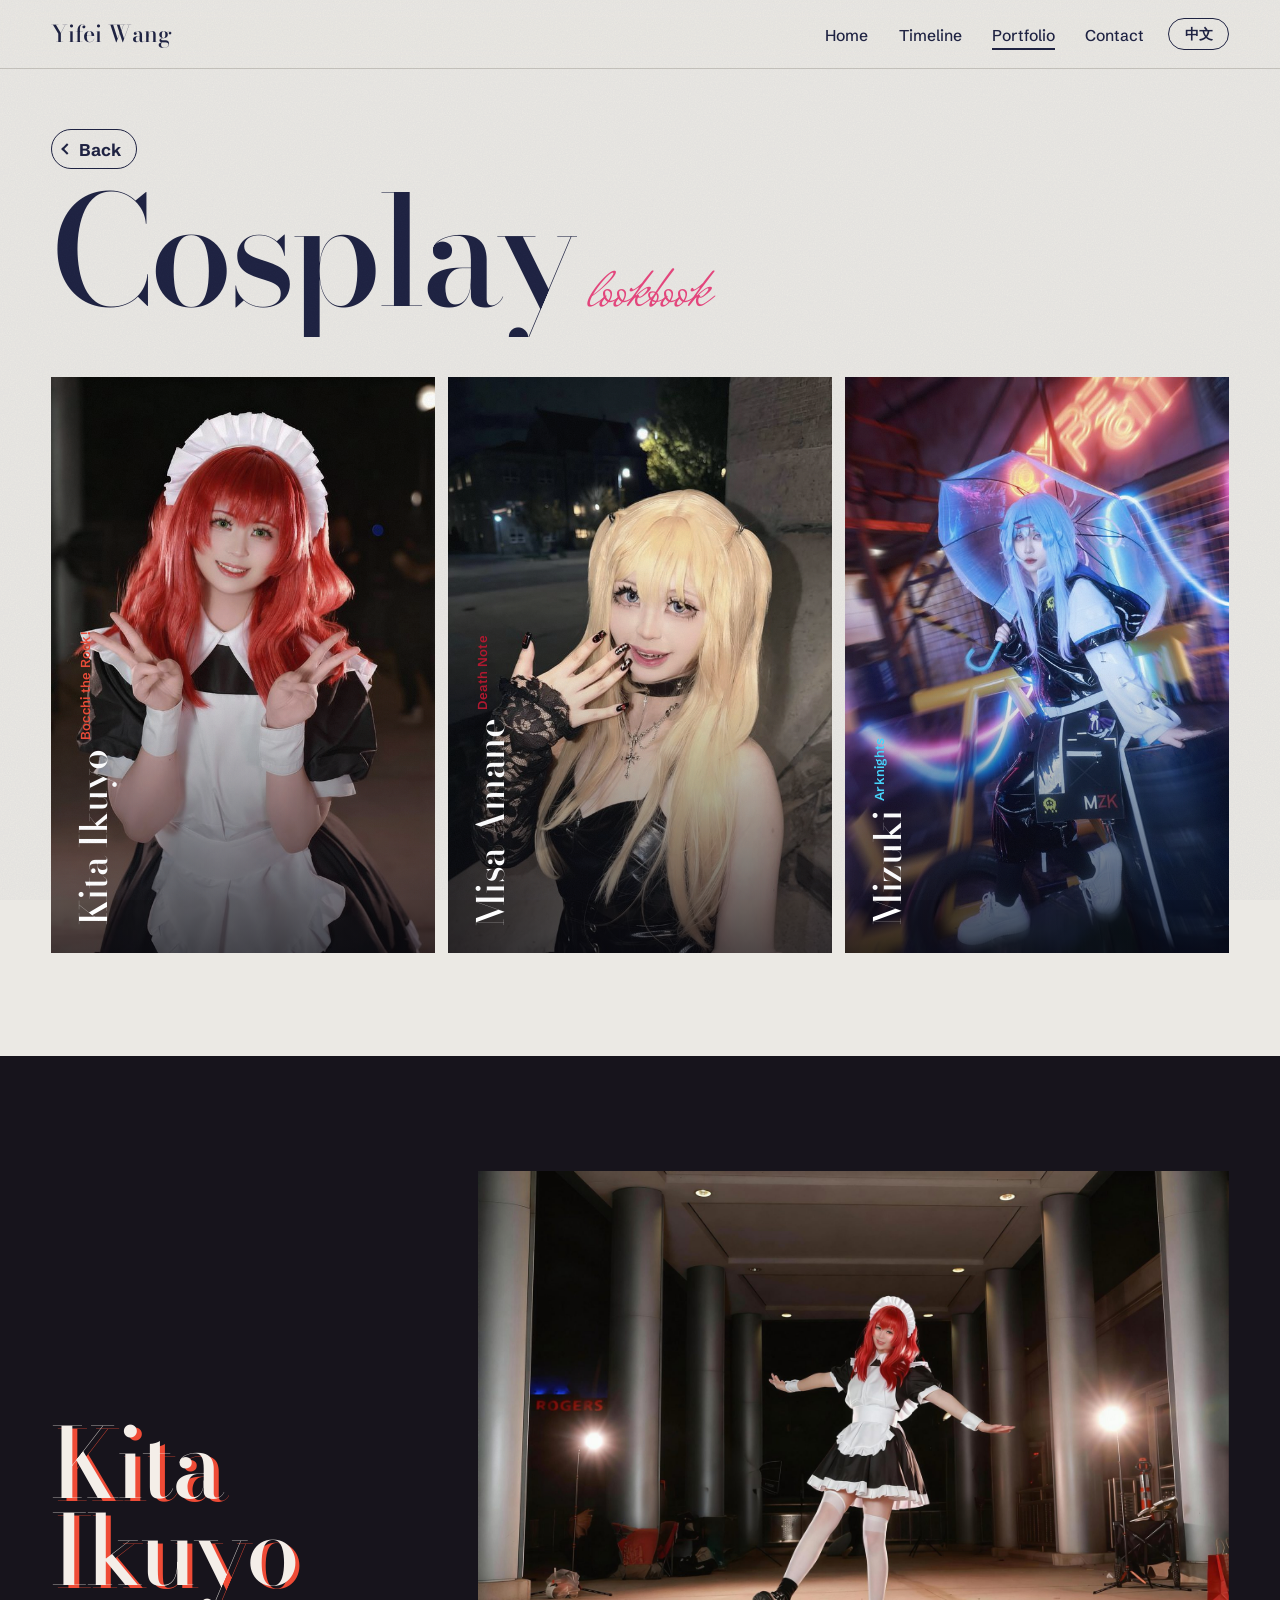
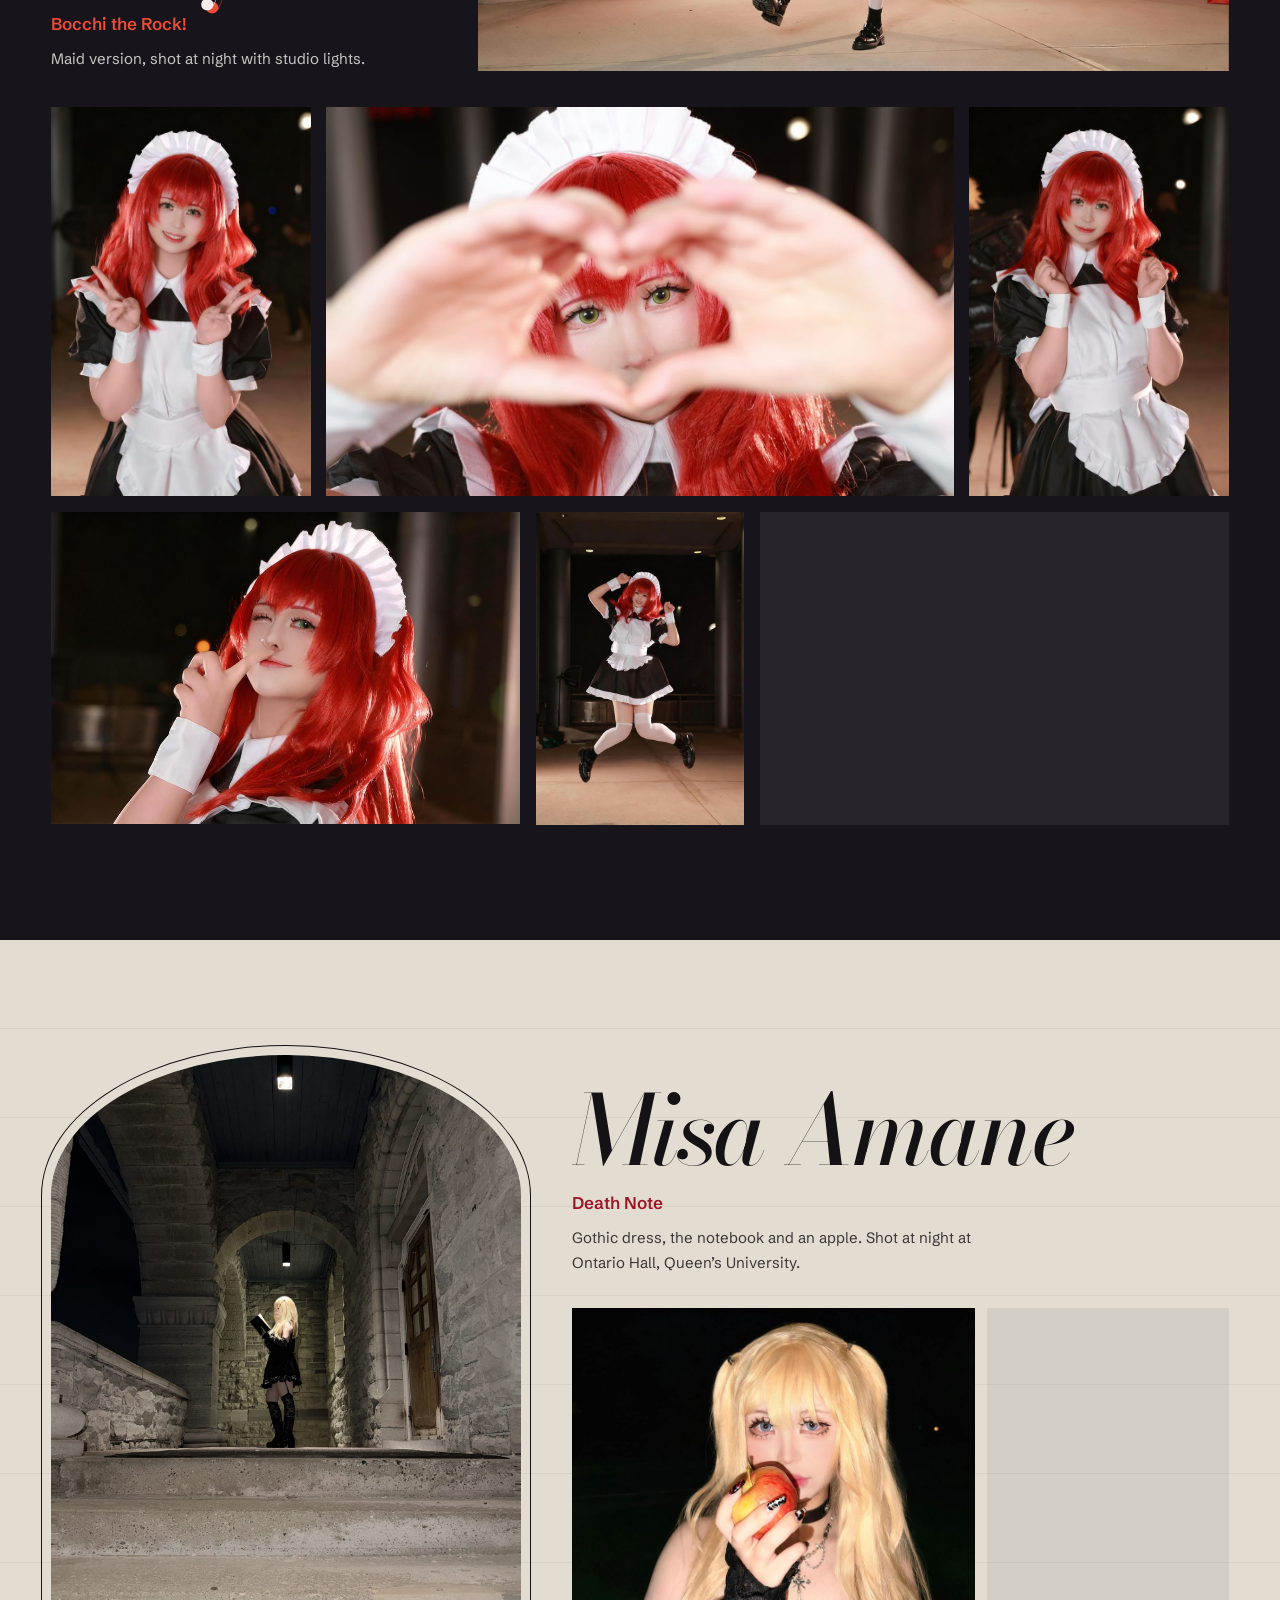
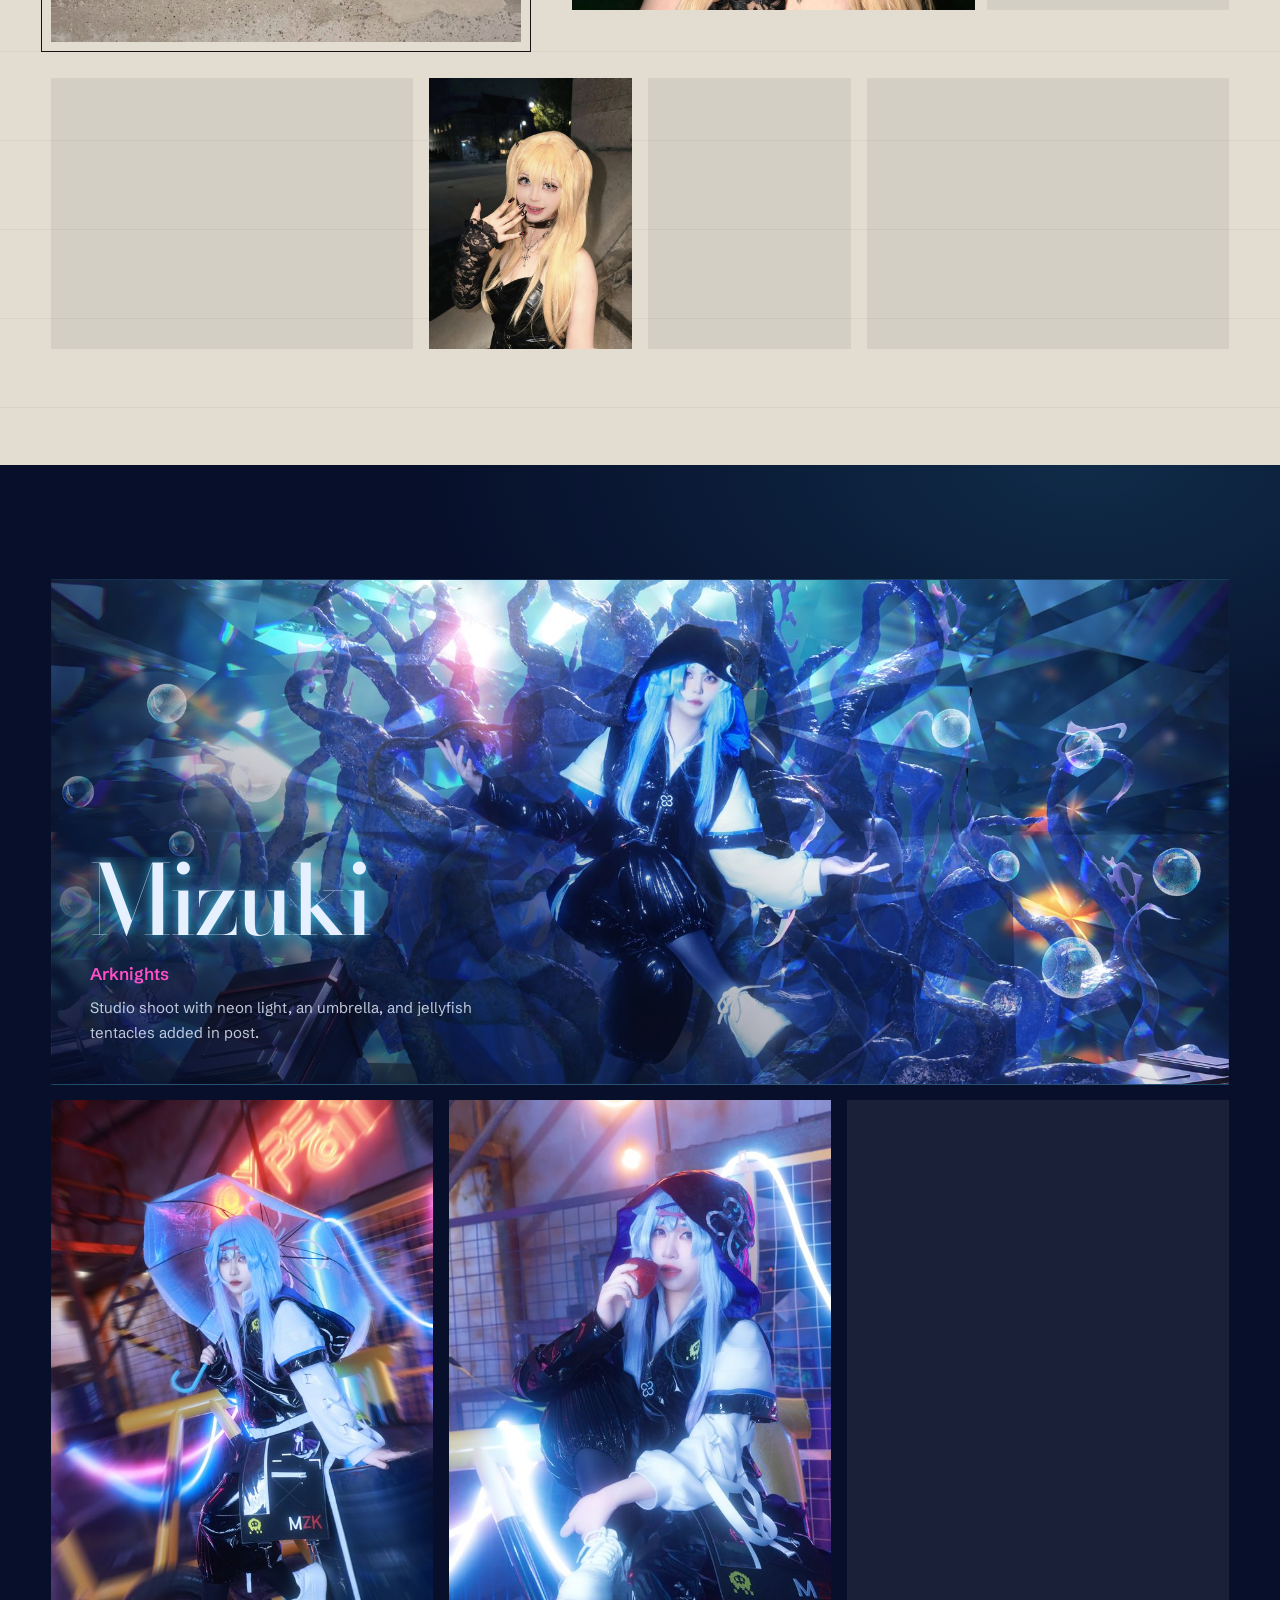
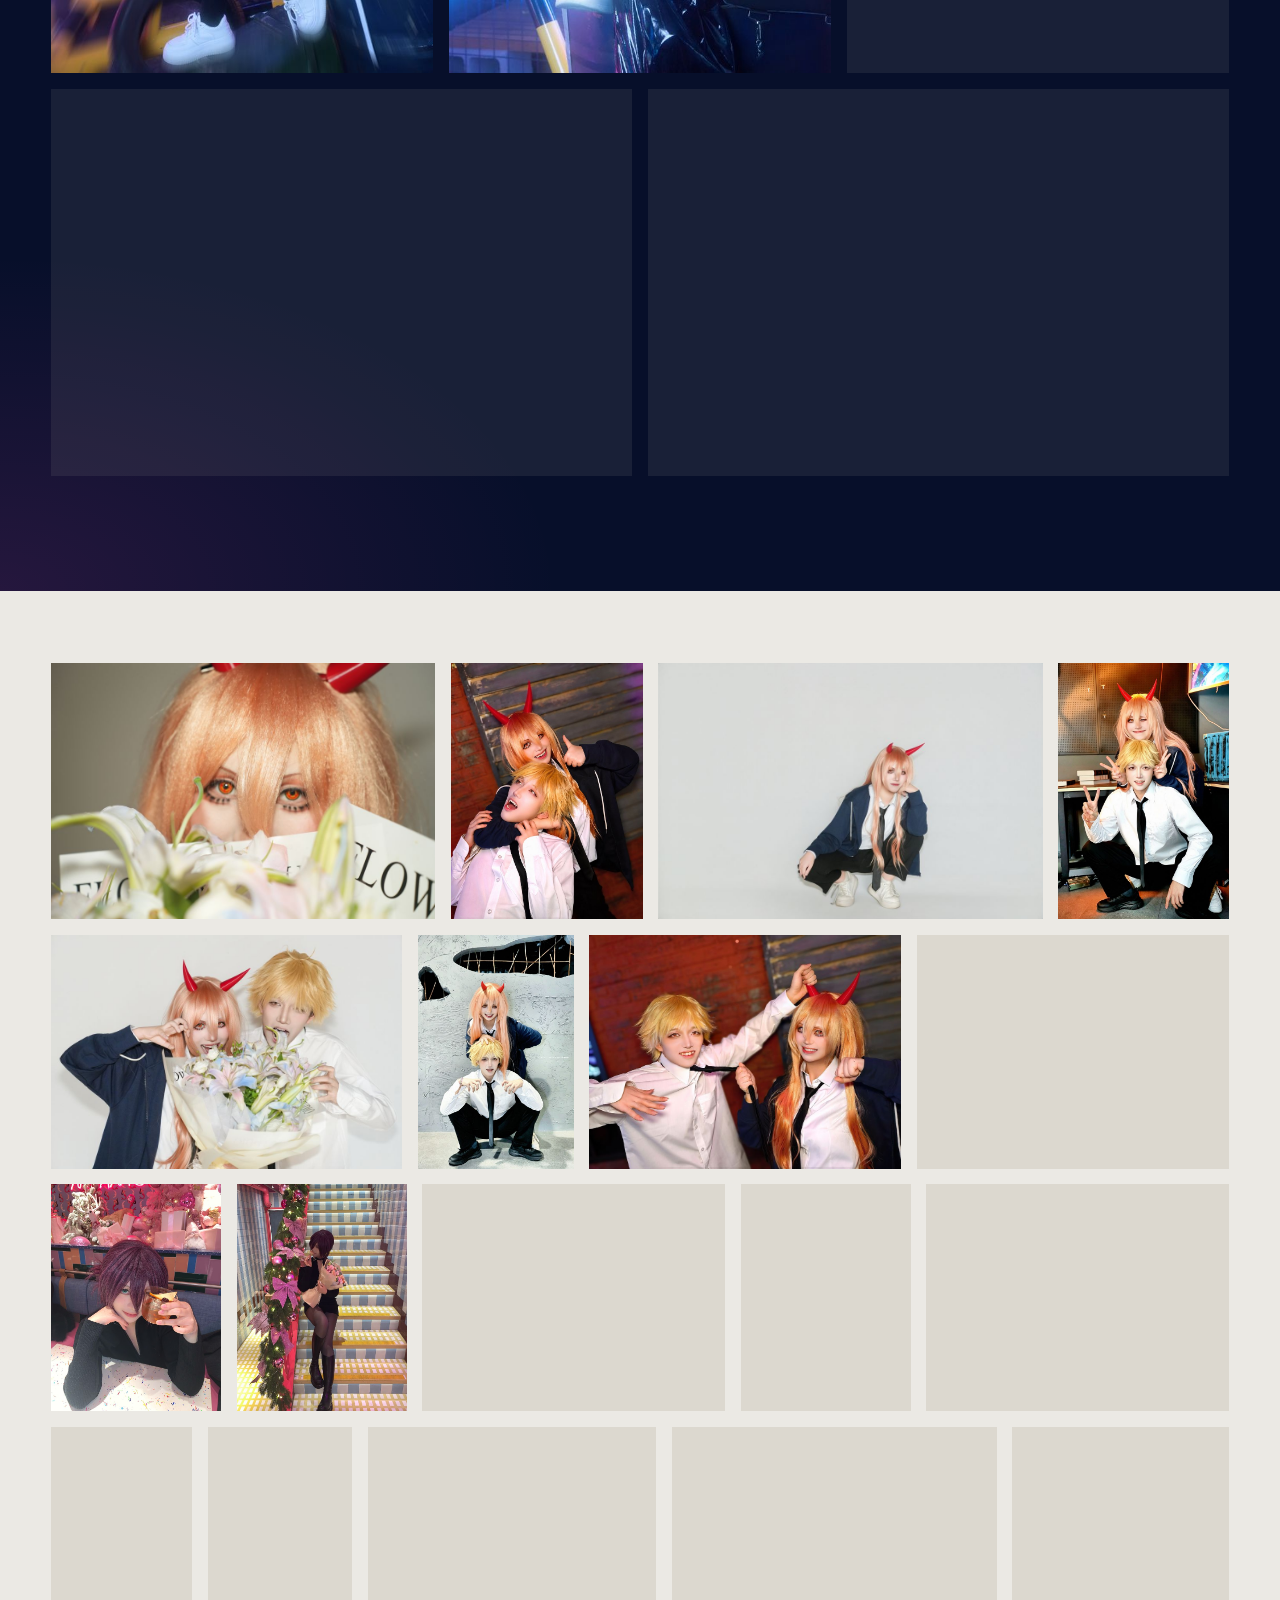
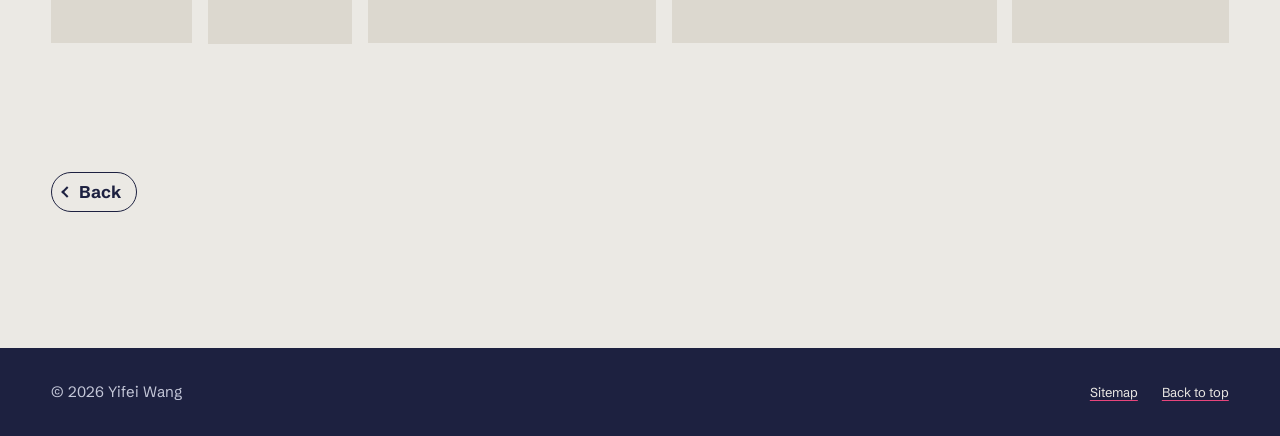
<file: cosplay.html>
<!DOCTYPE html>
<html lang="en" data-ui-lang="en" data-title-en="Cosplay lookbook | Yifei Wang" data-title-zh="Cosplay 作品集 | 王奕霏">
<head>
  <!-- Yifei Wang personal site, v2.3 (2026-11-18) -->
  <meta charset="utf-8">
  <meta name="viewport" content="width=device-width, initial-scale=1">
  <title>Cosplay lookbook | Yifei Wang</title>
  <meta name="description" content="Three cosplay looks by Yifei Wang: Kita Ikuyo from Bocchi the Rock!, Misa Amane from Death Note, and Mizuki from Arknights.">
  <meta name="author" content="Yifei Wang">
  <meta name="robots" content="index, follow, max-image-preview:large">
  <meta name="theme-color" content="#1e2547">
  <meta name="color-scheme" content="light">
  <link rel="canonical" href="https://yifeiwang.cc/cosplay.html">
  <link rel="alternate" hreflang="en" href="https://yifeiwang.cc/cosplay.html">
  <link rel="alternate" hreflang="zh-Hans" href="https://yifeiwang.cc/cosplay.html?lang=zh">
  <link rel="alternate" hreflang="x-default" href="https://yifeiwang.cc/cosplay.html">
  <meta property="og:type" content="website">
  <meta property="og:site_name" content="Yifei Wang">
  <meta property="og:title" content="Cosplay lookbook | Yifei Wang">
  <meta property="og:description" content="Three cosplay looks by Yifei Wang: Kita Ikuyo from Bocchi the Rock!, Misa Amane from Death Note, and Mizuki from Arknights.">
  <meta property="og:url" content="https://yifeiwang.cc/cosplay.html">
  <meta property="og:image" content="https://yifeiwang.cc/assets/img/og-cover.png">
  <meta property="og:image:width" content="1200">
  <meta property="og:image:height" content="630">
  <meta property="og:locale" content="en_CA">
  <meta property="og:locale:alternate" content="zh_CN">
  <meta name="twitter:card" content="summary_large_image">
  <meta name="twitter:title" content="Cosplay lookbook | Yifei Wang">
  <meta name="twitter:description" content="Three cosplay looks by Yifei Wang: Kita Ikuyo from Bocchi the Rock!, Misa Amane from Death Note, and Mizuki from Arknights.">
  <meta name="twitter:image" content="https://yifeiwang.cc/assets/img/og-cover.png">
  <link rel="icon" href="assets/img/favicon.svg" type="image/svg+xml">
  <link rel="icon" href="assets/img/favicon-32.png" sizes="32x32" type="image/png">
  <link rel="apple-touch-icon" href="assets/img/apple-touch-icon.png">
  <link rel="manifest" href="site.webmanifest">
  <link rel="sitemap" type="application/xml" href="sitemap.xml">
  <link rel="preload" href="assets/fonts/bodoni-moda-opsz.woff2" as="font" type="font/woff2" crossorigin>
  <link rel="preload" href="assets/fonts/schibsted-grotesk.woff2" as="font" type="font/woff2" crossorigin>
  <link rel="stylesheet" href="css/style.css?v=2.3">
  <script>(function(){var l="en";try{var p=new URLSearchParams(location.search).get("lang");if(p==="zh"||p==="en"){l=p;localStorage.setItem("yw-lang",p);}else{var s=localStorage.getItem("yw-lang");if(s==="zh"||s==="en")l=s;}}catch(e){}var d=document.documentElement;d.setAttribute("data-ui-lang",l);if(l==="zh")d.lang="zh-Hans";})();</script>
</head>
<body>
  <a class="skip-link" href="#main"><span data-lang="en">Skip to content</span><span data-lang="zh">跳到正文</span></a>
  <header class="site-header">
    <div class="wrap site-header__inner">
      <a class="brand" href="index.html" aria-label="Yifei Wang, home"><span class="brand__en">Yifei Wang</span></a>
      <nav class="site-nav" id="site-nav" aria-label="Main"><ul><li><a href="index.html"><span data-lang="en">Home</span><span data-lang="zh">首页</span></a></li><li><a href="timeline.html"><span data-lang="en">Timeline</span><span data-lang="zh">经历</span></a></li><li><a href="portfolio.html" aria-current="page"><span data-lang="en">Portfolio</span><span data-lang="zh">作品</span></a></li><li><a href="contact.html"><span data-lang="en">Contact</span><span data-lang="zh">联系</span></a></li></ul></nav>
      <button class="lang-toggle" type="button" aria-label="切换到中文"><span data-lang="en">中文</span><span data-lang="zh">EN</span></button>
      <button class="menu-toggle" type="button" aria-expanded="false" aria-controls="site-nav"><span data-lang="en">Menu</span><span data-lang="zh">菜单</span></button>
    </div>
    <div class="read-progress" aria-hidden="true"></div>
  </header>

  <main id="main" class="lookbook">
    <div class="wrap">
      <p class="back-link"><a href="portfolio.html" data-back><span data-lang="en">Back</span><span data-lang="zh">返回</span></a></p>
      <header class="lookbook__head">
        <h1 class="page-head__title lookbook__title" data-split><span data-lang="en">Cosplay</span><span data-lang="zh">Cosplay</span><span class="script" data-reveal="script" aria-hidden="true">lookbook</span></h1>
      </header>
      <nav class="tri" aria-label="Looks"><a class="tri__panel tri__panel--kita" href="#kita"><img src="assets/img/cosplay/kita-02-m.jpg" alt="Kita Ikuyo making a peace sign with both hands" data-alt-zh="喜多郁代双手比耶" loading="eager" fetchpriority="high" decoding="async" width="800" height="1000" style="object-position:50% 20%" onerror="this.onerror=null;this.src='assets/img/placeholders/cosplay.svg'"><span class="tri__label"><span class="tri__name"><span data-lang="en">Kita Ikuyo</span><span data-lang="zh">喜多郁代</span></span><span class="tri__source"><span data-lang="en">Bocchi the Rock!</span><span data-lang="zh">《孤独摇滚！》</span></span></span></a><a class="tri__panel tri__panel--misa" href="#misa"><img src="assets/img/cosplay/misa-02-m.jpg" alt="Misa Amane close-up with a hand by her lips" data-alt-zh="弥海砂特写，手放在唇边" loading="eager" fetchpriority="high" decoding="async" width="800" height="1000" style="object-position:50% 25%" onerror="this.onerror=null;this.src='assets/img/placeholders/cosplay.svg'"><span class="tri__label"><span class="tri__name"><span data-lang="en">Misa Amane</span><span data-lang="zh">弥海砂</span></span><span class="tri__source"><span data-lang="en">Death Note</span><span data-lang="zh">《死亡笔记》</span></span></span></a><a class="tri__panel tri__panel--mizuki" href="#mizuki"><img src="assets/img/cosplay/mizuki-02-m.jpg" alt="Mizuki with a clear umbrella under neon light" data-alt-zh="水月在霓虹光下撑着透明伞" loading="eager" fetchpriority="high" decoding="async" width="800" height="1000" style="object-position:50% 30%" onerror="this.onerror=null;this.src='assets/img/placeholders/cosplay.svg'"><span class="tri__label"><span class="tri__name"><span data-lang="en">Mizuki</span><span data-lang="zh">水月</span></span><span class="tri__source"><span data-lang="en">Arknights</span><span data-lang="zh">《明日方舟》</span></span></span></a></nav>
    </div>

    <section class="look look--kita" id="kita" aria-label="Kita Ikuyo">
      <div class="wrap">
        <div class="look__intro">
          <div class="look__text"><h2 class="look__name" data-split><span data-lang="en">Kita Ikuyo</span><span data-lang="zh">喜多郁代</span></h2><p class="look__source"><span data-lang="en">Bocchi the Rock!</span><span data-lang="zh">《孤独摇滚！》</span></p><p class="look__note"><span data-lang="en">Maid version, shot at night with studio lights.</span><span data-lang="zh">女仆版，夜间外景加影棚灯拍摄。</span></p></div>
          <div class="look__hero" data-reveal="wipe"><a class="shot shot--hero" href="assets/img/cosplay/kita-01-l.jpg" data-lightbox="kita" data-alt-en="Kita Ikuyo mid-dance under the colonnade lights" data-alt-zh="喜多郁代在柱廊灯光下跳舞"><img src="assets/img/cosplay/kita-01-l.jpg" alt="Kita Ikuyo mid-dance under the colonnade lights" data-alt-zh="喜多郁代在柱廊灯光下跳舞" loading="lazy" decoding="async" width="1800" height="1200" onerror="this.onerror=null;this.src='assets/img/placeholders/cosplay.svg'"></a></div>
        </div>
        <div class="shots" data-reveal><div class="shots__row" style="--cols:0.667fr 1.616fr 0.667fr"><a class="shot " href="assets/img/cosplay/kita-02-l.jpg" data-lightbox="kita" data-alt-en="Kita Ikuyo making a peace sign with both hands" data-alt-zh="喜多郁代双手比耶"><img src="assets/img/cosplay/kita-02-m.jpg" alt="Kita Ikuyo making a peace sign with both hands" data-alt-zh="喜多郁代双手比耶" loading="lazy" decoding="async" width="600" height="900" onerror="this.onerror=null;this.src='assets/img/placeholders/cosplay.svg'"></a><a class="shot " href="assets/img/cosplay/kita-03-l.jpg" data-lightbox="kita" data-alt-en="Close-up: heart hands framing green eyes" data-alt-zh="特写：双手比心，露出绿色眼睛"><img src="assets/img/cosplay/kita-03-m.jpg" alt="Close-up: heart hands framing green eyes" data-alt-zh="特写：双手比心，露出绿色眼睛" loading="lazy" decoding="async" width="900" height="557" onerror="this.onerror=null;this.src='assets/img/placeholders/cosplay.svg'"></a><a class="shot " href="assets/img/cosplay/kita-04-l.jpg" data-lightbox="kita" data-alt-en="Kita Ikuyo with fists raised by her face" data-alt-zh="喜多郁代双拳举在脸旁"><img src="assets/img/cosplay/kita-04-m.jpg" alt="Kita Ikuyo with fists raised by her face" data-alt-zh="喜多郁代双拳举在脸旁" loading="lazy" decoding="async" width="600" height="900" onerror="this.onerror=null;this.src='assets/img/placeholders/cosplay.svg'"></a></div><div class="shots__row" style="--cols:1.500fr 0.667fr 1.500fr"><a class="shot " href="assets/img/cosplay/kita-05-l.jpg" data-lightbox="kita" data-alt-en="Kita Ikuyo winking" data-alt-zh="喜多郁代眨眼"><img src="assets/img/cosplay/kita-05-m.jpg" alt="Kita Ikuyo winking" data-alt-zh="喜多郁代眨眼" loading="lazy" decoding="async" width="900" height="600" onerror="this.onerror=null;this.src='assets/img/placeholders/cosplay.svg'"></a><a class="shot " href="assets/img/cosplay/kita-06-l.jpg" data-lightbox="kita" data-alt-en="Kita Ikuyo jumping" data-alt-zh="喜多郁代跳起"><img src="assets/img/cosplay/kita-06-m.jpg" alt="Kita Ikuyo jumping" data-alt-zh="喜多郁代跳起" loading="lazy" decoding="async" width="600" height="900" onerror="this.onerror=null;this.src='assets/img/placeholders/cosplay.svg'"></a><a class="shot " href="assets/img/cosplay/kita-07-l.jpg" data-lightbox="kita" data-alt-en="Kita Ikuyo reaching toward the camera" data-alt-zh="喜多郁代把手伸向镜头"><img src="assets/img/cosplay/kita-07-m.jpg" alt="Kita Ikuyo reaching toward the camera" data-alt-zh="喜多郁代把手伸向镜头" loading="lazy" decoding="async" width="900" height="600" onerror="this.onerror=null;this.src='assets/img/placeholders/cosplay.svg'"></a></div></div>
      </div>
    </section>

    <section class="look look--misa" id="misa" aria-label="Misa Amane">
      <div class="wrap">
        <div class="look__intro">
          <div class="look__arch" data-reveal><a class="shot shot--arch" href="assets/img/cosplay/misa-01-l.jpg" data-lightbox="misa" data-alt-en="Misa Amane standing under a stone arch at night" data-alt-zh="弥海砂夜里站在石拱门下"><img src="assets/img/cosplay/misa-01-l.jpg" alt="Misa Amane standing under a stone arch at night" data-alt-zh="弥海砂夜里站在石拱门下" loading="lazy" decoding="async" width="1440" height="1800" onerror="this.onerror=null;this.src='assets/img/placeholders/cosplay.svg'"></a></div>
          <div class="look__text"><h2 class="look__name" data-split><span data-lang="en">Misa Amane</span><span data-lang="zh">弥海砂</span></h2><p class="look__source"><span data-lang="en">Death Note</span><span data-lang="zh">《死亡笔记》</span></p><p class="look__note"><span data-lang="en">Gothic dress, the notebook and an apple. Shot at night at Ontario Hall, Queen’s University.</span><span data-lang="zh">哥特裙、死亡笔记本和苹果。夜里在皇后大学 Ontario Hall 拍摄。</span></p>
            <div class="look__pair"><a class="shot " href="assets/img/cosplay/misa-04-l.jpg" data-lightbox="misa" data-alt-en="Misa Amane biting an apple" data-alt-zh="弥海砂咬苹果"><img src="assets/img/cosplay/misa-04-m.jpg" alt="Misa Amane biting an apple" data-alt-zh="弥海砂咬苹果" loading="lazy" decoding="async" width="900" height="675" onerror="this.onerror=null;this.src='assets/img/placeholders/cosplay.svg'"></a><a class="shot " href="assets/img/cosplay/misa-05-l.jpg" data-lightbox="misa" data-alt-en="Misa Amane holding the Death Note notebook" data-alt-zh="弥海砂抱着死亡笔记本"><img src="assets/img/cosplay/misa-05-m.jpg" alt="Misa Amane holding the Death Note notebook" data-alt-zh="弥海砂抱着死亡笔记本" loading="lazy" decoding="async" width="720" height="900" onerror="this.onerror=null;this.src='assets/img/placeholders/cosplay.svg'"></a></div>
          </div>
        </div>
        <div class="shots" data-reveal><div class="shots__row" style="--cols:1.333fr 0.750fr 0.750fr 1.333fr"><a class="shot " href="assets/img/cosplay/misa-03-l.jpg" data-lightbox="misa" data-alt-en="Misa Amane sitting on the ledge above the Ontario Hall sign" data-alt-zh="弥海砂坐在 Ontario Hall 标牌上方的石台上"><img src="assets/img/cosplay/misa-03-m.jpg" alt="Misa Amane sitting on the ledge above the Ontario Hall sign" data-alt-zh="弥海砂坐在 Ontario Hall 标牌上方的石台上" loading="lazy" decoding="async" width="900" height="675" onerror="this.onerror=null;this.src='assets/img/placeholders/cosplay.svg'"></a><a class="shot " href="assets/img/cosplay/misa-02-l.jpg" data-lightbox="misa" data-alt-en="Misa Amane close-up with a hand by her lips" data-alt-zh="弥海砂特写，手放在唇边"><img src="assets/img/cosplay/misa-02-m.jpg" alt="Misa Amane close-up with a hand by her lips" data-alt-zh="弥海砂特写，手放在唇边" loading="lazy" decoding="async" width="675" height="900" onerror="this.onerror=null;this.src='assets/img/placeholders/cosplay.svg'"></a><a class="shot " href="assets/img/cosplay/misa-07-l.jpg" data-lightbox="misa" data-alt-en="Misa Amane sitting by the steps" data-alt-zh="弥海砂坐在台阶边"><img src="assets/img/cosplay/misa-07-m.jpg" alt="Misa Amane sitting by the steps" data-alt-zh="弥海砂坐在台阶边" loading="lazy" decoding="async" width="675" height="900" onerror="this.onerror=null;this.src='assets/img/placeholders/cosplay.svg'"></a><a class="shot " href="assets/img/cosplay/misa-06-l.jpg" data-lightbox="misa" data-alt-en="Misa Amane sitting on a stone wall" data-alt-zh="弥海砂坐在石墙上"><img src="assets/img/cosplay/misa-06-m.jpg" alt="Misa Amane sitting on a stone wall" data-alt-zh="弥海砂坐在石墙上" loading="lazy" decoding="async" width="900" height="675" onerror="this.onerror=null;this.src='assets/img/placeholders/cosplay.svg'"></a></div></div>
      </div>
    </section>

    <section class="look look--mizuki" id="mizuki" aria-label="Mizuki">
      <div class="wrap">
        <div class="look__banner" data-reveal="wipe"><a class="shot shot--hero" href="assets/img/cosplay/mizuki-01-l.jpg" data-lightbox="mizuki" data-alt-en="Mizuki among jellyfish tentacles" data-alt-zh="水月被水母触手环绕"><img src="assets/img/cosplay/mizuki-01-l.jpg" alt="Mizuki among jellyfish tentacles" data-alt-zh="水月被水母触手环绕" loading="lazy" decoding="async" width="1800" height="1201" onerror="this.onerror=null;this.src='assets/img/placeholders/cosplay.svg'"></a>
          <div class="look__text look__text--over"><h2 class="look__name" data-split><span data-lang="en">Mizuki</span><span data-lang="zh">水月</span></h2><p class="look__source"><span data-lang="en">Arknights</span><span data-lang="zh">《明日方舟》</span></p><p class="look__note"><span data-lang="en">Studio shoot with neon light, an umbrella, and jellyfish tentacles added in post.</span><span data-lang="zh">影棚霓虹光拍摄，道具是一把伞，水母触手为后期合成。</span></p></div>
        </div>
        <div class="shots" data-reveal><div class="shots__row" style="--cols:0.667fr 0.667fr 0.667fr"><a class="shot " href="assets/img/cosplay/mizuki-02-l.jpg" data-lightbox="mizuki" data-alt-en="Mizuki with a clear umbrella under neon light" data-alt-zh="水月在霓虹光下撑着透明伞"><img src="assets/img/cosplay/mizuki-02-m.jpg" alt="Mizuki with a clear umbrella under neon light" data-alt-zh="水月在霓虹光下撑着透明伞" loading="lazy" decoding="async" width="600" height="900" onerror="this.onerror=null;this.src='assets/img/placeholders/cosplay.svg'"></a><a class="shot " href="assets/img/cosplay/mizuki-03-l.jpg" data-lightbox="mizuki" data-alt-en="Mizuki holding an apple" data-alt-zh="水月拿着苹果"><img src="assets/img/cosplay/mizuki-03-m.jpg" alt="Mizuki holding an apple" data-alt-zh="水月拿着苹果" loading="lazy" decoding="async" width="600" height="900" onerror="this.onerror=null;this.src='assets/img/placeholders/cosplay.svg'"></a><a class="shot " href="assets/img/cosplay/mizuki-04-l.jpg" data-lightbox="mizuki" data-alt-en="Mizuki reaching out beside an oil drum" data-alt-zh="水月在油桶旁伸出手"><img src="assets/img/cosplay/mizuki-04-m.jpg" alt="Mizuki reaching out beside an oil drum" data-alt-zh="水月在油桶旁伸出手" loading="lazy" decoding="async" width="600" height="900" onerror="this.onerror=null;this.src='assets/img/placeholders/cosplay.svg'"></a></div><div class="shots__row" style="--cols:1.500fr 1.500fr"><a class="shot " href="assets/img/cosplay/mizuki-05-l.jpg" data-lightbox="mizuki" data-alt-en="Mizuki resting her chin on her hand by a neon frame" data-alt-zh="水月在霓虹灯框旁托腮"><img src="assets/img/cosplay/mizuki-05-m.jpg" alt="Mizuki resting her chin on her hand by a neon frame" data-alt-zh="水月在霓虹灯框旁托腮" loading="lazy" decoding="async" width="900" height="600" onerror="this.onerror=null;this.src='assets/img/placeholders/cosplay.svg'"></a><a class="shot " href="assets/img/cosplay/mizuki-06-l.jpg" data-lightbox="mizuki" data-alt-en="Mizuki sitting among neon tubes" data-alt-zh="水月坐在霓虹灯管之间"><img src="assets/img/cosplay/mizuki-06-m.jpg" alt="Mizuki sitting among neon tubes" data-alt-zh="水月坐在霓虹灯管之间" loading="lazy" decoding="async" width="900" height="600" onerror="this.onerror=null;this.src='assets/img/placeholders/cosplay.svg'"></a></div></div>
      </div>
    </section>


    <section class="look look--more" aria-label="More cosplay">
      <div class="wrap"><div class="shots" data-reveal><div class="shots__row" style="--cols:1.500fr 0.750fr 1.500fr 0.667fr"><a class="shot" href="assets/img/cosplay/more/power-01-l.jpg" data-lightbox="more" data-nocap><img src="assets/img/cosplay/more/power-01-m.jpg" alt="Power, with Denji" data-alt-zh="帕瓦（与电次）" loading="lazy" decoding="async" width="900" height="600" onerror="this.onerror=null;this.src='assets/img/placeholders/cosplay.svg'"></a><a class="shot" href="assets/img/cosplay/more/power-02-l.jpg" data-lightbox="more" data-nocap><img src="assets/img/cosplay/more/power-02-m.jpg" alt="Power, with Denji" data-alt-zh="帕瓦（与电次）" loading="lazy" decoding="async" width="675" height="900" onerror="this.onerror=null;this.src='assets/img/placeholders/cosplay.svg'"></a><a class="shot" href="assets/img/cosplay/more/power-03-l.jpg" data-lightbox="more" data-nocap><img src="assets/img/cosplay/more/power-03-m.jpg" alt="Power, with Denji" data-alt-zh="帕瓦（与电次）" loading="lazy" decoding="async" width="900" height="600" onerror="this.onerror=null;this.src='assets/img/placeholders/cosplay.svg'"></a><a class="shot" href="assets/img/cosplay/more/power-04-l.jpg" data-lightbox="more" data-nocap><img src="assets/img/cosplay/more/power-04-m.jpg" alt="Power, with Denji" data-alt-zh="帕瓦（与电次）" loading="lazy" decoding="async" width="600" height="900" onerror="this.onerror=null;this.src='assets/img/placeholders/cosplay.svg'"></a></div><div class="shots__row" style="--cols:1.500fr 0.667fr 1.333fr 1.333fr"><a class="shot" href="assets/img/cosplay/more/power-05-l.jpg" data-lightbox="more" data-nocap><img src="assets/img/cosplay/more/power-05-m.jpg" alt="Power, with Denji" data-alt-zh="帕瓦（与电次）" loading="lazy" decoding="async" width="900" height="600" onerror="this.onerror=null;this.src='assets/img/placeholders/cosplay.svg'"></a><a class="shot" href="assets/img/cosplay/more/power-06-l.jpg" data-lightbox="more" data-nocap><img src="assets/img/cosplay/more/power-06-m.jpg" alt="Power, with Denji" data-alt-zh="帕瓦（与电次）" loading="lazy" decoding="async" width="600" height="900" onerror="this.onerror=null;this.src='assets/img/placeholders/cosplay.svg'"></a><a class="shot" href="assets/img/cosplay/more/power-07-l.jpg" data-lightbox="more" data-nocap><img src="assets/img/cosplay/more/power-07-m.jpg" alt="Power, with Denji" data-alt-zh="帕瓦（与电次）" loading="lazy" decoding="async" width="900" height="675" onerror="this.onerror=null;this.src='assets/img/placeholders/cosplay.svg'"></a><a class="shot" href="assets/img/cosplay/more/power-08-l.jpg" data-lightbox="more" data-nocap><img src="assets/img/cosplay/more/power-08-m.jpg" alt="Power, with Denji" data-alt-zh="帕瓦（与电次）" loading="lazy" decoding="async" width="900" height="675" onerror="this.onerror=null;this.src='assets/img/placeholders/cosplay.svg'"></a></div><div class="shots__row" style="--cols:0.750fr 0.750fr 1.333fr 0.750fr 1.333fr"><a class="shot" href="assets/img/cosplay/more/reze-01-l.jpg" data-lightbox="more" data-nocap><img src="assets/img/cosplay/more/reze-01-m.jpg" alt="Reze" data-alt-zh="蕾塞" loading="lazy" decoding="async" width="675" height="900" onerror="this.onerror=null;this.src='assets/img/placeholders/cosplay.svg'"></a><a class="shot" href="assets/img/cosplay/more/reze-02-l.jpg" data-lightbox="more" data-nocap><img src="assets/img/cosplay/more/reze-02-m.jpg" alt="Reze" data-alt-zh="蕾塞" loading="lazy" decoding="async" width="675" height="900" onerror="this.onerror=null;this.src='assets/img/placeholders/cosplay.svg'"></a><a class="shot" href="assets/img/cosplay/more/reze-03-l.jpg" data-lightbox="more" data-nocap><img src="assets/img/cosplay/more/reze-03-m.jpg" alt="Reze" data-alt-zh="蕾塞" loading="lazy" decoding="async" width="900" height="675" onerror="this.onerror=null;this.src='assets/img/placeholders/cosplay.svg'"></a><a class="shot" href="assets/img/cosplay/more/reze-04-l.jpg" data-lightbox="more" data-nocap><img src="assets/img/cosplay/more/reze-04-m.jpg" alt="Reze" data-alt-zh="蕾塞" loading="lazy" decoding="async" width="675" height="900" onerror="this.onerror=null;this.src='assets/img/placeholders/cosplay.svg'"></a><a class="shot" href="assets/img/cosplay/more/reze-05-l.jpg" data-lightbox="more" data-nocap><img src="assets/img/cosplay/more/reze-05-m.jpg" alt="Reze" data-alt-zh="蕾塞" loading="lazy" decoding="async" width="900" height="675" onerror="this.onerror=null;this.src='assets/img/placeholders/cosplay.svg'"></a></div><div class="shots__row" style="--cols:0.652fr 0.667fr 1.333fr 1.500fr 1.000fr"><a class="shot" href="assets/img/cosplay/more/pink-01-l.jpg" data-lightbox="more" data-nocap><img src="assets/img/cosplay/more/pink-01-m.jpg" alt="Pink ruffled dress" data-alt-zh="粉色荷叶边裙装" loading="lazy" decoding="async" width="587" height="900" onerror="this.onerror=null;this.src='assets/img/placeholders/cosplay.svg'"></a><a class="shot" href="assets/img/cosplay/more/pink-02-l.jpg" data-lightbox="more" data-nocap><img src="assets/img/cosplay/more/pink-02-m.jpg" alt="Pink ruffled dress" data-alt-zh="粉色荷叶边裙装" loading="lazy" decoding="async" width="600" height="900" onerror="this.onerror=null;this.src='assets/img/placeholders/cosplay.svg'"></a><a class="shot" href="assets/img/cosplay/more/jolyne-01-l.jpg" data-lightbox="more" data-nocap><img src="assets/img/cosplay/more/jolyne-01-m.jpg" alt="Jolyne Cujoh" data-alt-zh="空条徐伦" loading="lazy" decoding="async" width="900" height="675" onerror="this.onerror=null;this.src='assets/img/placeholders/cosplay.svg'"></a><a class="shot" href="assets/img/cosplay/more/makima-01-l.jpg" data-lightbox="more" data-nocap><img src="assets/img/cosplay/more/makima-01-m.jpg" alt="Makima" data-alt-zh="玛奇玛" loading="lazy" decoding="async" width="900" height="600" onerror="this.onerror=null;this.src='assets/img/placeholders/cosplay.svg'"></a><a class="shot" href="assets/img/cosplay/more/tomori-01-l.jpg" data-lightbox="more" data-nocap><img src="assets/img/cosplay/more/tomori-01-m.jpg" alt="Takamatsu Tomori" data-alt-zh="高松灯" loading="lazy" decoding="async" width="900" height="900" onerror="this.onerror=null;this.src='assets/img/placeholders/cosplay.svg'"></a></div></div></div>
    </section>

    <div class="wrap look-end"><p class="back-link back-link--bottom"><a href="portfolio.html" data-back><span data-lang="en">Back</span><span data-lang="zh">返回</span></a></p></div>
  </main>

  <dialog class="lightbox" id="lightbox" aria-label="Photo viewer">
    <button class="lightbox__close chip" type="button"><span data-lang="en">Close</span><span data-lang="zh">关闭</span></button>
    <button class="lightbox__nav lightbox__nav--prev" type="button"><span class="visually-hidden"><span data-lang="en">Previous photo</span><span data-lang="zh">上一张</span></span></button>
    <figure class="lightbox__figure"><img alt=""><figcaption><span class="lightbox__caption"></span><span class="lightbox__count"></span></figcaption></figure>
    <button class="lightbox__nav lightbox__nav--next" type="button"><span class="visually-hidden"><span data-lang="en">Next photo</span><span data-lang="zh">下一张</span></span></button>
  </dialog>
  <footer class="site-footer">
    <div class="wrap footer__inner">
      <p class="footer__copy">&copy; <span data-year-now>2026</span> Yifei Wang</p>
      <div class="footer__meta">
        <a href="sitemap.xml"><span data-lang="en">Sitemap</span><span data-lang="zh">网站地图</span></a>
        <a href="#main"><span data-lang="en">Back to top</span><span data-lang="zh">回到顶部</span></a>
      </div>
    </div>
  </footer>
  <script src="js/main.js?v=2.3" defer></script>
</body>
</html>
</file>
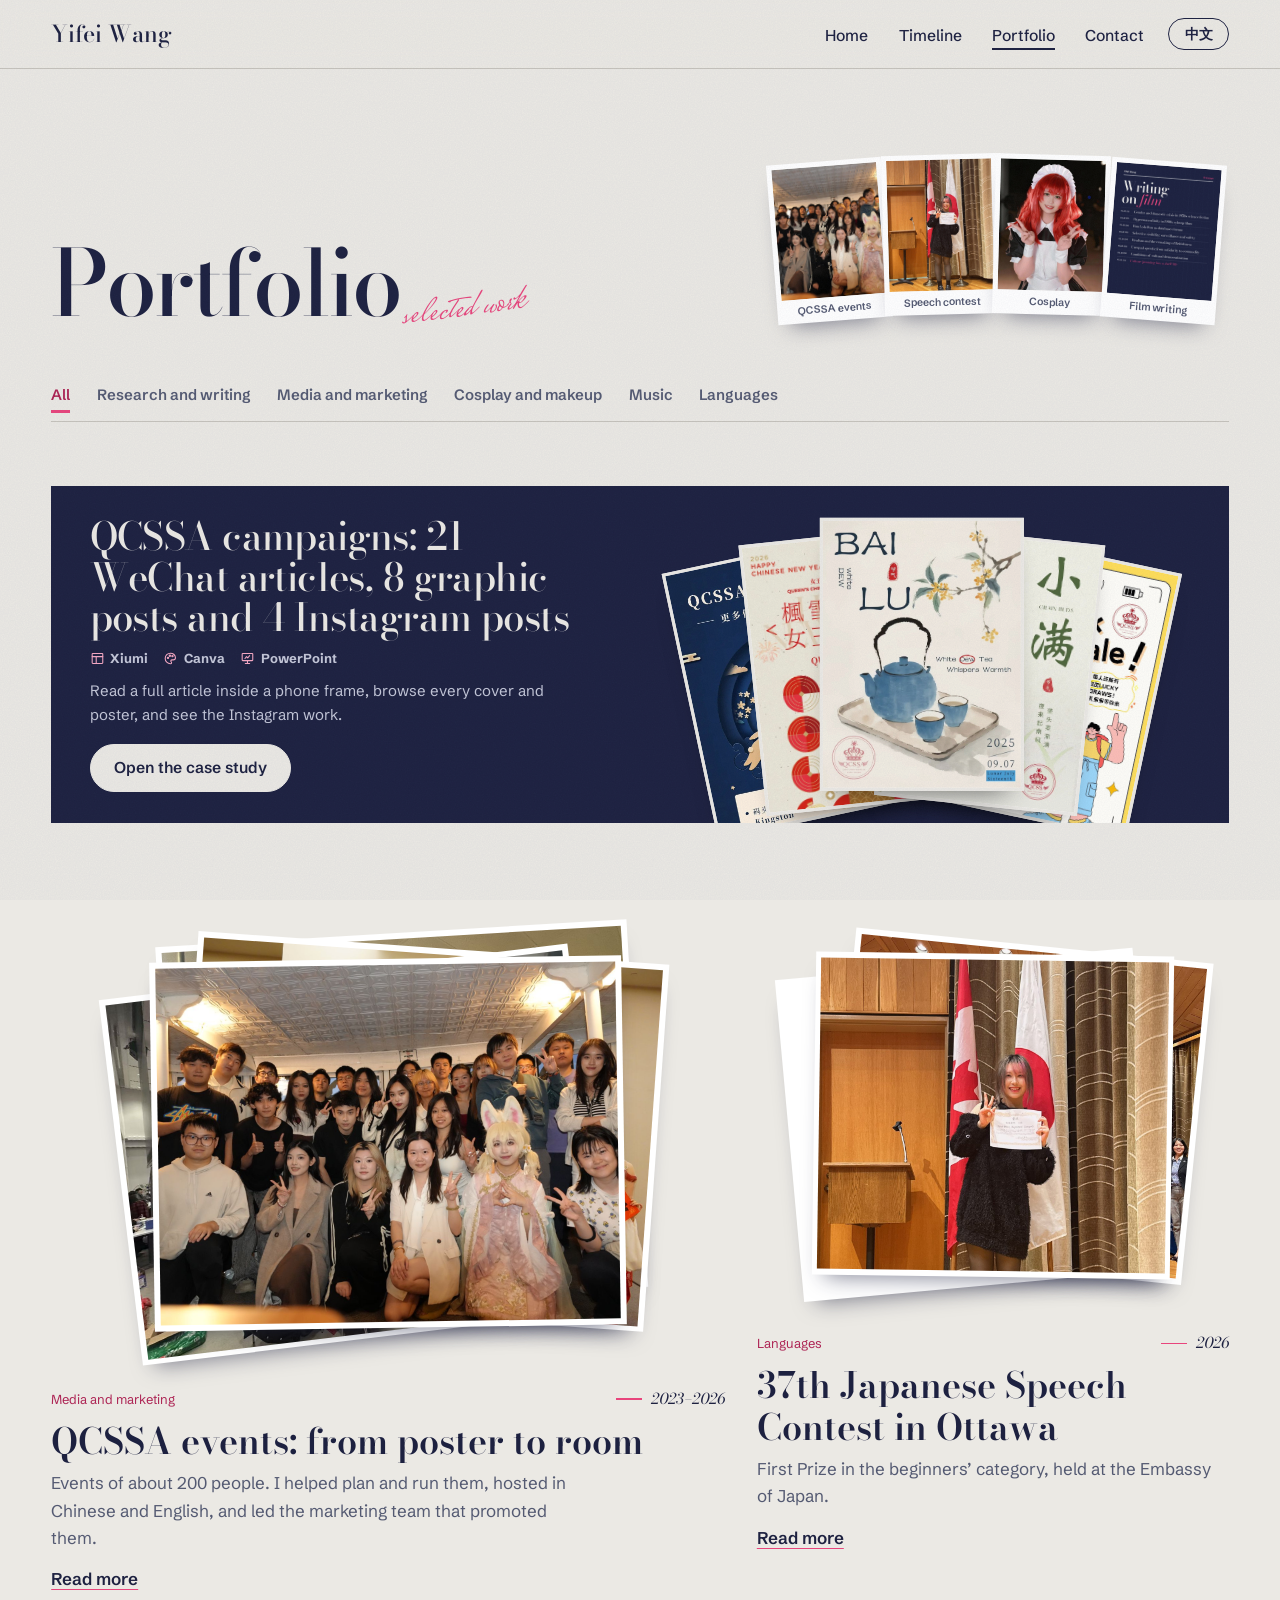
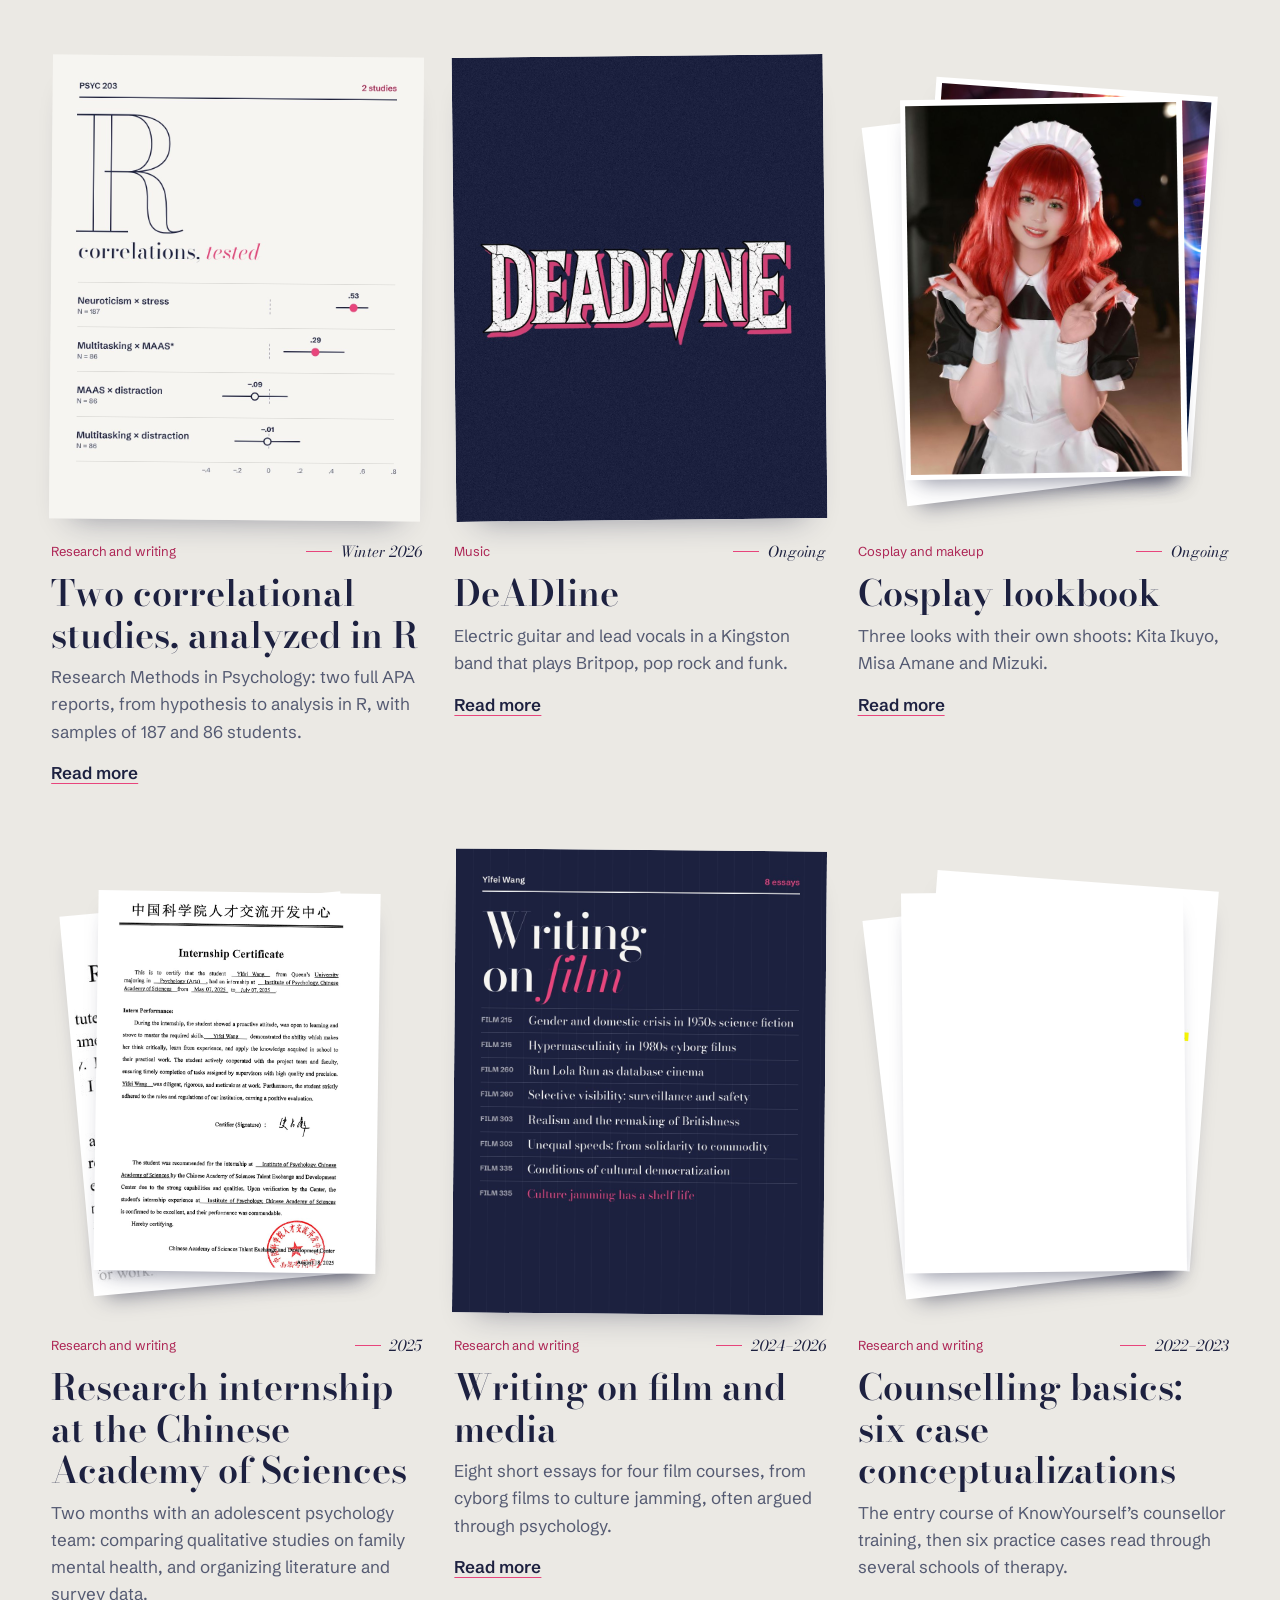
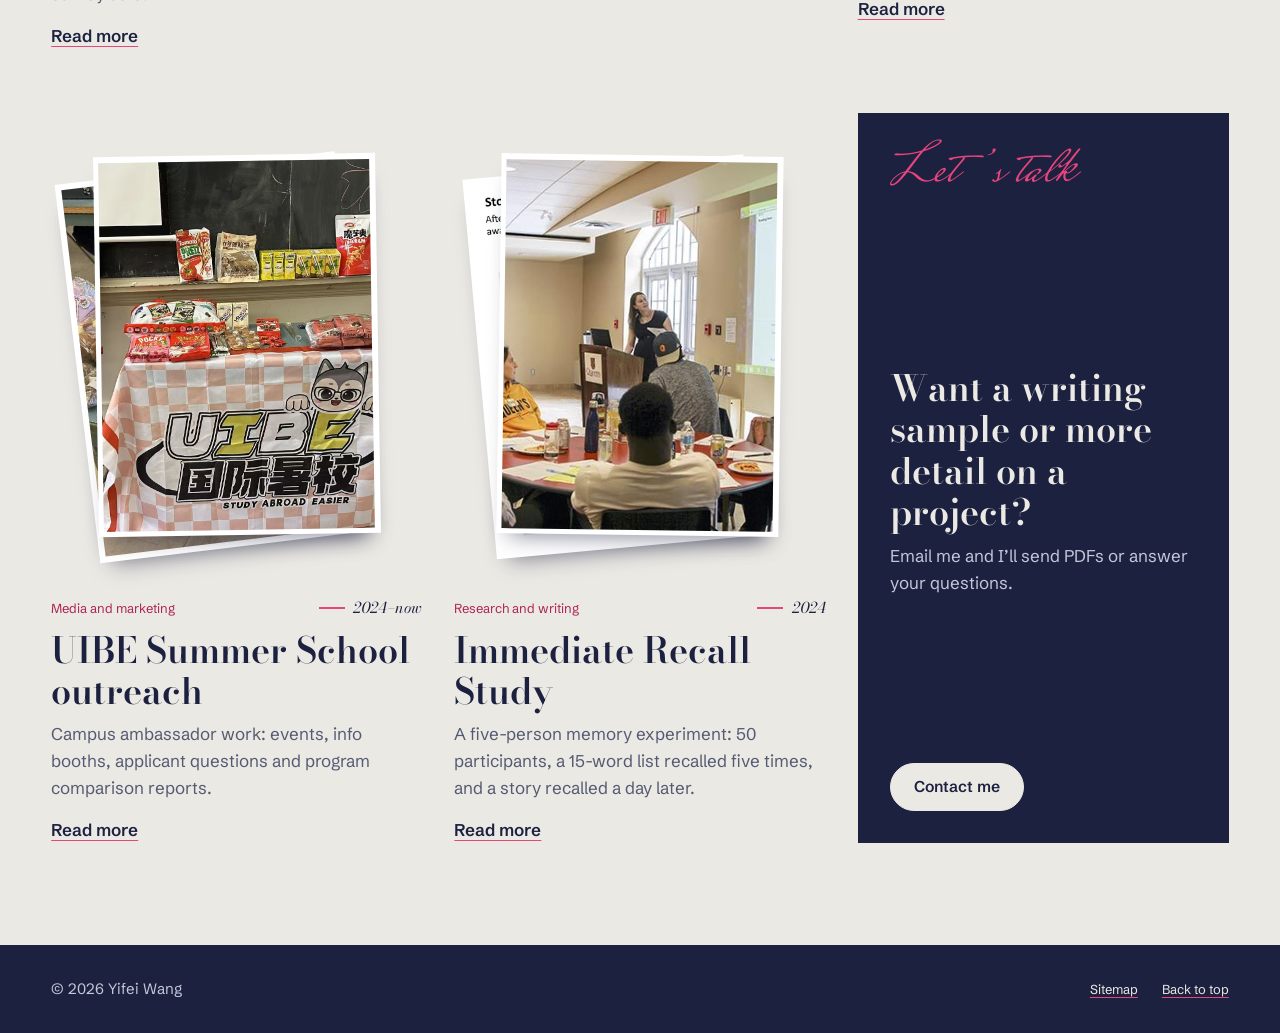
<file: portfolio.html>
<!DOCTYPE html>
<html lang="en" data-ui-lang="en" data-title-en="Portfolio | Yifei Wang" data-title-zh="作品 | 王奕霏">
<head>
  <!-- Yifei Wang personal site, v2.3 (2026-11-18) -->
  <meta charset="utf-8">
  <meta name="viewport" content="width=device-width, initial-scale=1">
  <title>Portfolio | Yifei Wang</title>
  <meta name="description" content="Selected work by Yifei Wang: student campaigns, psychology research, film writing, cosplay, makeup and the band DeADline.">
  <meta name="author" content="Yifei Wang">
  <meta name="robots" content="index, follow, max-image-preview:large">
  <meta name="theme-color" content="#1e2547">
  <meta name="color-scheme" content="light">
  <link rel="canonical" href="https://yifeiwang.cc/portfolio.html">
  <link rel="alternate" hreflang="en" href="https://yifeiwang.cc/portfolio.html">
  <link rel="alternate" hreflang="zh-Hans" href="https://yifeiwang.cc/portfolio.html?lang=zh">
  <link rel="alternate" hreflang="x-default" href="https://yifeiwang.cc/portfolio.html">
  <meta property="og:type" content="website">
  <meta property="og:site_name" content="Yifei Wang">
  <meta property="og:title" content="Portfolio | Yifei Wang">
  <meta property="og:description" content="Selected work by Yifei Wang: student campaigns, psychology research, film writing, cosplay, makeup and the band DeADline.">
  <meta property="og:url" content="https://yifeiwang.cc/portfolio.html">
  <meta property="og:image" content="https://yifeiwang.cc/assets/img/og-cover.png">
  <meta property="og:image:width" content="1200">
  <meta property="og:image:height" content="630">
  <meta property="og:locale" content="en_CA">
  <meta property="og:locale:alternate" content="zh_CN">
  <meta name="twitter:card" content="summary_large_image">
  <meta name="twitter:title" content="Portfolio | Yifei Wang">
  <meta name="twitter:description" content="Selected work by Yifei Wang: student campaigns, psychology research, film writing, cosplay, makeup and the band DeADline.">
  <meta name="twitter:image" content="https://yifeiwang.cc/assets/img/og-cover.png">
  <link rel="icon" href="assets/img/favicon.svg" type="image/svg+xml">
  <link rel="icon" href="assets/img/favicon-32.png" sizes="32x32" type="image/png">
  <link rel="apple-touch-icon" href="assets/img/apple-touch-icon.png">
  <link rel="manifest" href="site.webmanifest">
  <link rel="sitemap" type="application/xml" href="sitemap.xml">
  <link rel="preload" href="assets/fonts/bodoni-moda-opsz.woff2" as="font" type="font/woff2" crossorigin>
  <link rel="preload" href="assets/fonts/schibsted-grotesk.woff2" as="font" type="font/woff2" crossorigin>
  <link rel="stylesheet" href="css/style.css?v=2.3">
  <script>(function(){var l="en";try{var p=new URLSearchParams(location.search).get("lang");if(p==="zh"||p==="en"){l=p;localStorage.setItem("yw-lang",p);}else{var s=localStorage.getItem("yw-lang");if(s==="zh"||s==="en")l=s;}}catch(e){}var d=document.documentElement;d.setAttribute("data-ui-lang",l);if(l==="zh")d.lang="zh-Hans";})();</script>
</head>
<body>
  <a class="skip-link" href="#main"><span data-lang="en">Skip to content</span><span data-lang="zh">跳到正文</span></a>
  <header class="site-header">
    <div class="wrap site-header__inner">
      <a class="brand" href="index.html" aria-label="Yifei Wang, home"><span class="brand__en">Yifei Wang</span></a>
      <nav class="site-nav" id="site-nav" aria-label="Main"><ul><li><a href="index.html"><span data-lang="en">Home</span><span data-lang="zh">首页</span></a></li><li><a href="timeline.html"><span data-lang="en">Timeline</span><span data-lang="zh">经历</span></a></li><li><a href="portfolio.html" aria-current="page"><span data-lang="en">Portfolio</span><span data-lang="zh">作品</span></a></li><li><a href="contact.html"><span data-lang="en">Contact</span><span data-lang="zh">联系</span></a></li></ul></nav>
      <button class="lang-toggle" type="button" aria-label="切换到中文"><span data-lang="en">中文</span><span data-lang="zh">EN</span></button>
      <button class="menu-toggle" type="button" aria-expanded="false" aria-controls="site-nav"><span data-lang="en">Menu</span><span data-lang="zh">菜单</span></button>
    </div>
    <div class="read-progress" aria-hidden="true"></div>
  </header>

  <main id="main">
    <div class="wrap">
      <header class="page-head page-head--bare">
        
        <h1 class="page-head__title" data-split><span data-lang="en">Portfolio</span><span data-lang="zh">作品</span><span class="script" data-reveal="script" aria-hidden="true">selected work</span></h1>
        <div class="print-index"><button class="print-index__item" type="button" aria-haspopup="dialog" data-story="qcssa-events" style="--i:0"><span class="print-index__img"><img src="assets/img/portfolio/event-midautumn-cruise.jpg" alt="QCSSA events" data-alt-zh="QCSSA 活动" loading="lazy" decoding="async" width="800" height="1000" style="object-position:50% 40%" onerror="this.onerror=null;this.src='assets/img/placeholders/media.svg'"></span><span class="print-index__label"><span data-lang="en">QCSSA events</span><span data-lang="zh">QCSSA 活动</span></span></button><button class="print-index__item" type="button" aria-haspopup="dialog" data-story="speech-contest" style="--i:1"><span class="print-index__img"><img src="assets/img/portfolio/speech-solo.jpg" alt="Speech contest" data-alt-zh="日语演讲" loading="lazy" decoding="async" width="800" height="1000" style="object-position:50% 22%" onerror="this.onerror=null;this.src='assets/img/placeholders/media.svg'"></span><span class="print-index__label"><span data-lang="en">Speech contest</span><span data-lang="zh">日语演讲</span></span></button><button class="print-index__item" type="button" aria-haspopup="dialog" data-story="cosplay" style="--i:2"><span class="print-index__img"><img src="assets/img/cosplay/kita-02-m.jpg" alt="Cosplay" data-alt-zh="Cosplay" loading="lazy" decoding="async" width="800" height="1000" style="object-position:50% 20%" onerror="this.onerror=null;this.src='assets/img/placeholders/media.svg'"></span><span class="print-index__label"><span data-lang="en">Cosplay</span><span data-lang="zh">Cosplay</span></span></button><button class="print-index__item" type="button" aria-haspopup="dialog" data-story="film-writing" style="--i:3"><span class="print-index__img"><img src="assets/img/portfolio/writing-cover.jpg" alt="Film writing" data-alt-zh="电影写作" loading="lazy" decoding="async" width="800" height="1000" style="object-position:50% 0%" onerror="this.onerror=null;this.src='assets/img/placeholders/media.svg'"></span><span class="print-index__label"><span data-lang="en">Film writing</span><span data-lang="zh">电影写作</span></span></button></div>
      </header>
      <div class="filters filters--sticky" role="group" aria-label="Filter portfolio" data-target="#works" data-status="#works-status">
        <div class="filters__chips"><button class="chip" type="button" data-filter="all" aria-pressed="true"><span data-lang="en">All</span><span data-lang="zh">全部</span></button><button class="chip" type="button" data-filter="research" aria-pressed="false"><span data-lang="en">Research and writing</span><span data-lang="zh">研究与写作</span></button><button class="chip" type="button" data-filter="media" aria-pressed="false"><span data-lang="en">Media and marketing</span><span data-lang="zh">媒体与市场</span></button><button class="chip" type="button" data-filter="cosplay" aria-pressed="false"><span data-lang="en">Cosplay and makeup</span><span data-lang="zh">Cosplay 与化妆</span></button><button class="chip" type="button" data-filter="music" aria-pressed="false"><span data-lang="en">Music</span><span data-lang="zh">音乐</span></button><button class="chip" type="button" data-filter="languages" aria-pressed="false"><span data-lang="en">Languages</span><span data-lang="zh">语言</span></button></div>
        <p class="filter-status" id="works-status" aria-live="polite"></p>
      </div>
      
      <a class="case-banner" href="qcssa.html" data-reveal>
        <span class="case-banner__text">
          <span class="case-banner__title"><span data-lang="en">QCSSA campaigns: 21 WeChat articles, 8 graphic posts and 4 Instagram posts</span><span data-lang="zh">QCSSA 宣传作品：21 篇公众号推送、8 张图文海报、4 条 Instagram</span></span>
          <span class="case-banner__meta"><svg class="ico" viewBox="0 0 24 24" aria-hidden="true"><rect x="3.5" y="4" width="17" height="16" rx="1"/><path d="M3.5 9h17M10 9v11"/></svg>Xiumi<svg class="ico" viewBox="0 0 24 24" aria-hidden="true"><path d="M12 3.5a8.5 8.5 0 1 0 0 17c1.2 0 1.8-.8 1.8-1.7 0-1.4-1.3-1.7-1.3-2.9 0-1 .8-1.6 1.8-1.6h2.1a3.6 3.6 0 0 0 3.6-3.6c0-4-3.6-7.2-8-7.2Z"/><circle cx="8" cy="11" r="1.1"/><circle cx="11" cy="7.5" r="1.1"/><circle cx="15.2" cy="8.2" r="1.1"/></svg>Canva<svg class="ico" viewBox="0 0 24 24" aria-hidden="true"><rect x="3.5" y="4" width="17" height="11.5" rx="1"/><path d="M12 15.5V20M8.5 20h7M8 12l2.5-3 2 2 3-3.5"/></svg>PowerPoint</span>
          <span class="case-banner__desc"><span data-lang="en">Read a full article inside a phone frame, browse every cover and poster, and see the Instagram work.</span><span data-lang="zh">可以在手机框里翻完整推送，浏览所有头图和海报，也能看到 Instagram 作品。</span></span>
          <span class="btn"><span data-lang="en">Open the case study</span><span data-lang="zh">进入案例页</span></span>
        </span>
        <span class="fan" aria-hidden="true"><span class="fan__card" style="--i:0;--a:2"><img src="assets/img/qcssa/mid-autumn-cruise.jpg" alt="Mid-Autumn cruise" data-alt-zh="中秋游轮" loading="lazy" decoding="async" onerror="this.onerror=null;this.src='assets/img/qcssa/mid-autumn-cruise.svg'"></span><span class="fan__card" style="--i:1;--a:1"><img src="assets/img/qcssa/cny-fair-horse.jpg" alt="Year of the Horse" data-alt-zh="马年新春" loading="lazy" decoding="async" onerror="this.onerror=null;this.src='assets/img/qcssa/cny-fair-horse.svg'"></span><span class="fan__card" style="--i:2;--a:0"><img src="assets/img/qcssa/ig-bailu.jpg" alt="White Dew on Instagram" data-alt-zh="白露 Instagram" loading="lazy" decoding="async" onerror="this.onerror=null;this.src='assets/img/qcssa/ig-bailu.svg'"></span><span class="fan__card" style="--i:3;--a:1"><img src="assets/img/qcssa/post-xiaoman.jpg" alt="Grain Buds poster" data-alt-zh="小满海报" loading="lazy" decoding="async" onerror="this.onerror=null;this.src='assets/img/qcssa/post-xiaoman.svg'"></span><span class="fan__card" style="--i:4;--a:2"><img src="assets/img/qcssa/post-sidewalk-b.jpg" alt="Sidewalk Sale poster" data-alt-zh="Sidewalk Sale 海报" loading="lazy" decoding="async" onerror="this.onerror=null;this.src='assets/img/qcssa/post-sidewalk-b.svg'"></span></span>
      </a>
      <div class="works"><div class="works__grid" id="works">
        <article class="work work--lead" id="qcssa-events" data-tags="media" data-reveal>
          <div class="work__media" data-story="qcssa-events"><div class="stack" data-n="4"><span class="stack__layer" style="--r:-2.5deg;--x:3%;--y:-7%"><img src="assets/img/portfolio/event-halloween.jpg" alt="Pumpkin carving on Halloween" data-alt-zh="万圣节雕南瓜" loading="lazy" decoding="async" width="800" height="1000" style="object-position:50% 50%" onerror="this.onerror=null;this.src='assets/img/placeholders/media.svg'"></span><span class="stack__layer" style="--r:5deg;--x:7%;--y:-3%"><img src="assets/img/portfolio/event-team-hanfu.jpg" alt="QCSSA members in hanfu at a Spring Festival event" data-alt-zh="QCSSA 成员穿汉服在春节活动上合影" loading="lazy" decoding="async" width="800" height="1000" style="object-position:50% 50%" onerror="this.onerror=null;this.src='assets/img/placeholders/media.svg'"></span><span class="stack__layer" style="--r:-6deg;--x:-7%;--y:3%"><img src="assets/img/portfolio/event-cny-dinner-b.jpg" alt="About 200 students at the Spring Festival dinner" data-alt-zh="春节年夜饭现场，约 200 名同学" loading="lazy" decoding="async" width="800" height="1000" style="object-position:50% 50%" onerror="this.onerror=null;this.src='assets/img/placeholders/media.svg'"></span><span class="stack__layer stack__layer--front" style="--r:0deg;--x:0%;--y:0%"><img src="assets/img/portfolio/event-midautumn-cruise.jpg" alt="QCSSA members on the Mid-Autumn moon-viewing cruise" data-alt-zh="QCSSA 成员在中秋游轮上合影" loading="lazy" decoding="async" width="800" height="1000" style="object-position:50% 40%" onerror="this.onerror=null;this.src='assets/img/placeholders/media.svg'"></span></div></div>
          <p class="work__meta"><span class="work__cat"><span data-lang="en">Media and marketing</span><span data-lang="zh">媒体与市场</span></span><span class="work__when"><span data-lang="en">2023–2026</span><span data-lang="zh">2023–2026</span></span></p>
          <h2 class="h-m work__title"><span data-lang="en">QCSSA events: from poster to room</span><span data-lang="zh">QCSSA 活动：从海报到现场</span></h2>
          <p class="work__summary" data-lang="en">Events of about 200 people. I helped plan and run them, hosted in Chinese and English, and led the marketing team that promoted them.</p><p class="work__summary" data-lang="zh">每场约 200 人的活动。我参与统筹和现场执行，用中英双语主持，也带着市场部给这些活动做宣传。</p>
          <button class="work__open" type="button" aria-haspopup="dialog" data-story="qcssa-events"><span data-lang="en">Read more</span><span data-lang="zh">查看详情</span><span class="visually-hidden"> QCSSA events: from poster to room</span></button>
        </article>
        <article class="work work--side" id="speech-contest" data-tags="languages" data-reveal>
          <div class="work__media" data-story="speech-contest"><div class="stack" data-n="3"><span class="stack__layer" style="--r:5deg;--x:7%;--y:-3%"><img src="assets/img/portfolio/speech-group.jpg" alt="Prize winners of the 37th Japanese Speech Contest in Ottawa" data-alt-zh="第 37 届渥太华日语演讲比赛获奖者合影" loading="lazy" decoding="async" width="800" height="1000" style="object-position:50% 50%" onerror="this.onerror=null;this.src='assets/img/placeholders/languages.svg'"></span><span class="stack__layer" style="--r:-6deg;--x:-7%;--y:3%"><img src="assets/img/portfolio/speech-certificate.jpg" alt="First Prize certificate, Beginners’ Category" data-alt-zh="初级组一等奖奖状" loading="lazy" decoding="async" width="800" height="1000" style="object-position:50% 50%" onerror="this.onerror=null;this.src='assets/img/placeholders/languages.svg'"></span><span class="stack__layer stack__layer--front" style="--r:0deg;--x:0%;--y:0%"><img src="assets/img/portfolio/speech-solo.jpg" alt="Yifei holding her First Prize certificate at the Embassy of Japan" data-alt-zh="王奕霏在日本大使馆拿着一等奖奖状" loading="lazy" decoding="async" width="800" height="1000" style="object-position:50% 22%" onerror="this.onerror=null;this.src='assets/img/placeholders/languages.svg'"></span></div></div>
          <p class="work__meta"><span class="work__cat"><span data-lang="en">Languages</span><span data-lang="zh">语言</span></span><span class="work__when"><span data-lang="en">2026</span><span data-lang="zh">2026</span></span></p>
          <h2 class="h-m work__title"><span data-lang="en">37th Japanese Speech Contest in Ottawa</span><span data-lang="zh">第 37 届渥太华日语演讲比赛</span></h2>
          <p class="work__summary" data-lang="en">First Prize in the beginners’ category, held at the Embassy of Japan.</p><p class="work__summary" data-lang="zh">初级组一等奖，比赛在日本大使馆举行。</p>
          <button class="work__open" type="button" aria-haspopup="dialog" data-story="speech-contest"><span data-lang="en">Read more</span><span data-lang="zh">查看详情</span><span class="visually-hidden"> 37th Japanese Speech Contest in Ottawa</span></button>
        </article>
        <article class="work" id="r-stats" data-tags="research" data-reveal>
          <div class="work__media" data-story="r-stats"><img src="assets/img/portfolio/r-cover.jpg" alt="Two correlational studies, analyzed in R" data-alt-zh="两项相关研究，用 R 完成分析" loading="lazy" decoding="async" width="800" height="1000" onerror="this.onerror=null;this.src='assets/img/placeholders/research.svg'"></div>
          <p class="work__meta"><span class="work__cat"><span data-lang="en">Research and writing</span><span data-lang="zh">研究与写作</span></span><span class="work__when"><span data-lang="en">Winter 2026</span><span data-lang="zh">2026 年冬季</span></span></p>
          <h2 class="h-m work__title"><span data-lang="en">Two correlational studies, analyzed in R</span><span data-lang="zh">两项相关研究，用 R 完成分析</span></h2>
          <p class="work__summary" data-lang="en">Research Methods in Psychology: two full APA reports, from hypothesis to analysis in R, with samples of 187 and 86 students.</p><p class="work__summary" data-lang="zh">心理学研究方法课：两篇完整的 APA 报告，从提出假设到用 R 分析数据，样本分别为 187 人和 86 人。</p>
          <button class="work__open" type="button" aria-haspopup="dialog" data-story="r-stats"><span data-lang="en">Read more</span><span data-lang="zh">查看详情</span><span class="visually-hidden"> Two correlational studies, analyzed in R</span></button>
        </article>
        <article class="work" id="deadline" data-tags="music" data-reveal>
          <div class="work__media" data-story="deadline"><img src="assets/img/portfolio/deadline-plate-tall.jpg" alt="DeADline" data-alt-zh="DeADline 乐队" loading="lazy" decoding="async" width="800" height="1000" onerror="this.onerror=null;this.src='assets/img/placeholders/music.svg'"></div>
          <p class="work__meta"><span class="work__cat"><span data-lang="en">Music</span><span data-lang="zh">音乐</span></span><span class="work__when"><span data-lang="en">Ongoing</span><span data-lang="zh">进行中</span></span></p>
          <h2 class="h-m work__title"><span data-lang="en">DeADline</span><span data-lang="zh">DeADline 乐队</span></h2>
          <p class="work__summary" data-lang="en">Electric guitar and lead vocals in a Kingston band that plays Britpop, pop rock and funk.</p><p class="work__summary" data-lang="zh">我在金斯顿乐队 DeADline 弹电吉他、唱主唱，风格偏 Britpop、流行摇滚和放克。</p>
          <button class="work__open" type="button" aria-haspopup="dialog" data-story="deadline"><span data-lang="en">Read more</span><span data-lang="zh">查看详情</span><span class="visually-hidden"> DeADline</span></button>
        </article>
        <article class="work" id="cosplay" data-tags="cosplay" data-reveal>
          <div class="work__media" data-story="cosplay"><div class="stack" data-n="3"><span class="stack__layer" style="--r:5deg;--x:7%;--y:-3%"><img src="assets/img/cosplay/mizuki-02-m.jpg" alt="Mizuki with a clear umbrella under neon light" data-alt-zh="水月在霓虹光下撑着透明伞" loading="lazy" decoding="async" width="800" height="1000" style="object-position:50% 30%" onerror="this.onerror=null;this.src='assets/img/placeholders/cosplay.svg'"></span><span class="stack__layer" style="--r:-6deg;--x:-7%;--y:3%"><img src="assets/img/cosplay/misa-02-m.jpg" alt="Misa Amane close-up" data-alt-zh="弥海砂特写" loading="lazy" decoding="async" width="800" height="1000" style="object-position:50% 25%" onerror="this.onerror=null;this.src='assets/img/placeholders/cosplay.svg'"></span><span class="stack__layer stack__layer--front" style="--r:0deg;--x:0%;--y:0%"><img src="assets/img/cosplay/kita-02-m.jpg" alt="Kita Ikuyo making a peace sign" data-alt-zh="喜多郁代双手比耶" loading="lazy" decoding="async" width="800" height="1000" style="object-position:50% 20%" onerror="this.onerror=null;this.src='assets/img/placeholders/cosplay.svg'"></span></div></div>
          <p class="work__meta"><span class="work__cat"><span data-lang="en">Cosplay and makeup</span><span data-lang="zh">Cosplay 与化妆</span></span><span class="work__when"><span data-lang="en">Ongoing</span><span data-lang="zh">进行中</span></span></p>
          <h2 class="h-m work__title"><span data-lang="en">Cosplay lookbook</span><span data-lang="zh">Cosplay 作品集</span></h2>
          <p class="work__summary" data-lang="en">Three looks with their own shoots: Kita Ikuyo, Misa Amane and Mizuki.</p><p class="work__summary" data-lang="zh">三套造型，各有一组照片：喜多郁代、弥海砂、水月。</p>
          <button class="work__open" type="button" aria-haspopup="dialog" data-story="cosplay"><span data-lang="en">Read more</span><span data-lang="zh">查看详情</span><span class="visually-hidden"> Cosplay lookbook</span></button>
        </article>
        <article class="work" id="family-mental-health" data-tags="research" data-reveal>
          <div class="work__media" data-story="family-mental-health"><div class="stack" data-n="2"><span class="stack__layer" style="--r:-6deg;--x:-7%;--y:3%"><img src="assets/img/portfolio/cas-letter-excerpt.jpg" alt="Opening of the recommendation letter from Professor Zhanbiao Shi" data-alt-zh="史占彪教授推荐信开头" loading="lazy" decoding="async" width="800" height="1000" style="object-position:50% 0%" onerror="this.onerror=null;this.src='assets/img/placeholders/research.svg'"></span><span class="stack__layer stack__layer--front" style="--r:0deg;--x:0%;--y:0%"><img src="assets/img/portfolio/cas-certificate.jpg" alt="Internship certificate from the Chinese Academy of Sciences" data-alt-zh="中国科学院实习证明" loading="lazy" decoding="async" width="800" height="1000" style="object-position:50% 0%" onerror="this.onerror=null;this.src='assets/img/placeholders/research.svg'"></span></div></div>
          <p class="work__meta"><span class="work__cat"><span data-lang="en">Research and writing</span><span data-lang="zh">研究与写作</span></span><span class="work__when"><span data-lang="en">2025</span><span data-lang="zh">2025</span></span></p>
          <h2 class="h-m work__title"><span data-lang="en">Research internship at the Chinese Academy of Sciences</span><span data-lang="zh">中国科学院心理研究所研究实习</span></h2>
          <p class="work__summary" data-lang="en">Two months with an adolescent psychology team: comparing qualitative studies on family mental health, and organizing literature and survey data.</p><p class="work__summary" data-lang="zh">在青少年心理团队实习两个月：比较家庭心理健康方向的三项质性研究，也整理文献和问卷数据。</p>
          <button class="work__open" type="button" aria-haspopup="dialog" data-story="family-mental-health"><span data-lang="en">Read more</span><span data-lang="zh">查看详情</span><span class="visually-hidden"> Research internship at the Chinese Academy of Sciences</span></button>
        </article>
        <article class="work" id="film-writing" data-tags="research" data-reveal>
          <div class="work__media" data-story="film-writing"><img src="assets/img/portfolio/writing-cover.jpg" alt="Writing on film and media" data-alt-zh="电影与媒体写作" loading="lazy" decoding="async" width="800" height="1000" onerror="this.onerror=null;this.src='assets/img/placeholders/research.svg'"></div>
          <p class="work__meta"><span class="work__cat"><span data-lang="en">Research and writing</span><span data-lang="zh">研究与写作</span></span><span class="work__when"><span data-lang="en">2024–2026</span><span data-lang="zh">2024–2026</span></span></p>
          <h2 class="h-m work__title"><span data-lang="en">Writing on film and media</span><span data-lang="zh">电影与媒体写作</span></h2>
          <p class="work__summary" data-lang="en">Eight short essays for four film courses, from cyborg films to culture jamming, often argued through psychology.</p><p class="work__summary" data-lang="zh">四门电影课的八篇短论文，从赛博格电影写到文化干扰，常常借心理学来论证。</p>
          <button class="work__open" type="button" aria-haspopup="dialog" data-story="film-writing"><span data-lang="en">Read more</span><span data-lang="zh">查看详情</span><span class="visually-hidden"> Writing on film and media</span></button>
        </article>
        <article class="work" id="counselling-seed" data-tags="research" data-reveal>
          <div class="work__media" data-story="counselling-seed"><div class="stack" data-n="3"><span class="stack__layer" style="--r:5deg;--x:7%;--y:-3%"><img src="assets/img/portfolio/seed-title.jpg" alt="Phone interview brief, Seed Plan cohort 13" data-alt-zh="萌芽计划第十三期电话面试说明" loading="lazy" decoding="async" width="800" height="1000" style="object-position:50% 0%" onerror="this.onerror=null;this.src='assets/img/placeholders/research.svg'"></span><span class="stack__layer" style="--r:-6deg;--x:-7%;--y:3%"><img src="assets/img/portfolio/seed-case-6.jpg" alt="Checking the criteria for specific phobia" data-alt-zh="逐条核对特定恐怖症的诊断标准" loading="lazy" decoding="async" width="800" height="1000" style="object-position:50% 0%" onerror="this.onerror=null;this.src='assets/img/placeholders/research.svg'"></span><span class="stack__layer stack__layer--front" style="--r:0deg;--x:0%;--y:0%"><img src="assets/img/portfolio/seed-case-1.jpg" alt="Case conceptualization notes for a practice case" data-alt-zh="练习案例的个案概念化笔记" loading="lazy" decoding="async" width="800" height="1000" style="object-position:50% 0%" onerror="this.onerror=null;this.src='assets/img/placeholders/research.svg'"></span></div></div>
          <p class="work__meta"><span class="work__cat"><span data-lang="en">Research and writing</span><span data-lang="zh">研究与写作</span></span><span class="work__when"><span data-lang="en">2022–2023</span><span data-lang="zh">2022–2023</span></span></p>
          <h2 class="h-m work__title"><span data-lang="en">Counselling basics: six case conceptualizations</span><span data-lang="zh">心理咨询入门：六个案例的个案概念化</span></h2>
          <p class="work__summary" data-lang="en">The entry course of KnowYourself’s counsellor training, then six practice cases read through several schools of therapy.</p><p class="work__summary" data-lang="zh">KnowYourself 聊愈师培养计划的入门课程。之后我从几个流派出发，分析了六个练习案例。</p>
          <button class="work__open" type="button" aria-haspopup="dialog" data-story="counselling-seed"><span data-lang="en">Read more</span><span data-lang="zh">查看详情</span><span class="visually-hidden"> Counselling basics: six case conceptualizations</span></button>
        </article>
        <article class="work" id="uibe-outreach" data-tags="media" data-reveal>
          <div class="work__media" data-story="uibe-outreach"><div class="stack" data-n="2"><span class="stack__layer" style="--r:-6deg;--x:-7%;--y:3%"><img src="assets/img/portfolio/uibe-02.jpg" alt="Gifts and prizes laid out for the info session" data-alt-zh="宣讲会的礼品和奖品" loading="lazy" decoding="async" width="800" height="1000" style="object-position:50% 50%" onerror="this.onerror=null;this.src='assets/img/placeholders/media.svg'"></span><span class="stack__layer stack__layer--front" style="--r:0deg;--x:0%;--y:0%"><img src="assets/img/portfolio/uibe-01.jpg" alt="Snack table with the UIBE Summer School banner at an info session" data-alt-zh="UIBE 国际暑校宣讲会的零食桌和横幅" loading="lazy" decoding="async" width="800" height="1000" style="object-position:50% 50%" onerror="this.onerror=null;this.src='assets/img/placeholders/media.svg'"></span></div></div>
          <p class="work__meta"><span class="work__cat"><span data-lang="en">Media and marketing</span><span data-lang="zh">媒体与市场</span></span><span class="work__when"><span data-lang="en">2024–now</span><span data-lang="zh">2024 年至今</span></span></p>
          <h2 class="h-m work__title"><span data-lang="en">UIBE Summer School outreach</span><span data-lang="zh">UIBE 暑期学校推广</span></h2>
          <p class="work__summary" data-lang="en">Campus ambassador work: events, info booths, applicant questions and program comparison reports.</p><p class="work__summary" data-lang="zh">校园大使的日常：办活动、摆摊、回答申请问题、写项目对比报告。</p>
          <button class="work__open" type="button" aria-haspopup="dialog" data-story="uibe-outreach"><span data-lang="en">Read more</span><span data-lang="zh">查看详情</span><span class="visually-hidden"> UIBE Summer School outreach</span></button>
        </article>
        <article class="work" id="recall-study" data-tags="research" data-reveal>
          <div class="work__media" data-story="recall-study"><div class="stack" data-n="2"><span class="stack__layer" style="--r:-6deg;--x:-7%;--y:3%"><img src="assets/img/portfolio/recall-sheet-story.jpg" alt="Story response sheet, filled in 24 hours later" data-alt-zh="故事回忆记录表，24 小时后填写" loading="lazy" decoding="async" width="800" height="1000" style="object-position:0% 0%" onerror="this.onerror=null;this.src='assets/img/placeholders/research.svg'"></span><span class="stack__layer stack__layer--front" style="--r:0deg;--x:0%;--y:0%"><img src="assets/img/portfolio/recall-01.jpg" alt="Students at round tables during a psychology presentation at Queen’s" data-alt-zh="皇后大学心理学课堂展示现场" loading="lazy" decoding="async" width="800" height="1000" style="object-position:50% 50%" onerror="this.onerror=null;this.src='assets/img/placeholders/research.svg'"></span></div></div>
          <p class="work__meta"><span class="work__cat"><span data-lang="en">Research and writing</span><span data-lang="zh">研究与写作</span></span><span class="work__when"><span data-lang="en">2024</span><span data-lang="zh">2024</span></span></p>
          <h2 class="h-m work__title"><span data-lang="en">Immediate Recall Study</span><span data-lang="zh">即时回忆实验</span></h2>
          <p class="work__summary" data-lang="en">A five-person memory experiment: 50 participants, a 15-word list recalled five times, and a story recalled a day later.</p><p class="work__summary" data-lang="zh">五人小组的记忆实验：50 名参与者，15 个词连续回忆五轮，一段故事隔天再回忆。</p>
          <button class="work__open" type="button" aria-haspopup="dialog" data-story="recall-study"><span data-lang="en">Read more</span><span data-lang="zh">查看详情</span><span class="visually-hidden"> Immediate Recall Study</span></button>
        </article>
        <aside class="work work-cta" data-reveal>
          <div class="work-cta__box">
            <span class="script" aria-hidden="true">Let’s talk</span>
            <div>
              <h2 class="h-m" data-lang="en">Want a writing sample or more detail on a project?</h2><h2 class="h-m" data-lang="zh">想看写作样本，或者想多了解某个项目？</h2>
              <p data-lang="en" style="margin-top:.6rem;color:#c4c7d8">Email me and I’ll send PDFs or answer your questions.</p><p data-lang="zh" style="margin-top:.6rem;color:#c4c7d8">发邮件给我就行，我会发 PDF 或者直接回答。</p>
            </div>
            <a class="btn" href="contact.html"><span data-lang="en">Contact me</span><span data-lang="zh">联系我</span></a>
          </div>
        </aside>
      </div></div>
    </div>
    <div class="story-store"><div class="story-src" id="src-qcssa-events" hidden><span class="story-src__cat"><span data-lang="en">Media and marketing</span><span data-lang="zh">媒体与市场</span></span><h2><span data-lang="en">QCSSA events: from poster to room</span><span data-lang="zh">QCSSA 活动：从海报到现场</span></h2><dl class="story__facts"><div><dt><span data-lang="en">Role</span><span data-lang="zh">职务</span></dt><dd><span data-lang="en">Marketing officer, associate director, director</span><span data-lang="zh">市场部干事、副部长、部长</span></dd></div><div><dt><span data-lang="en">Years</span><span data-lang="zh">时间</span></dt><dd><span data-lang="en">Sep 2023 – May 2026</span><span data-lang="zh">2023 年 9 月至 2026 年 5 月</span></dd></div><div><dt><span data-lang="en">Scale</span><span data-lang="zh">规模</span></dt><dd><span data-lang="en">About 200 people per event</span><span data-lang="zh">每场约 200 人</span></dd></div><div><dt><span data-lang="en">Team</span><span data-lang="zh">团队</span></dt><dd><span data-lang="en">10+ people</span><span data-lang="zh">10 多人</span></dd></div><div><dt><span data-lang="en">Hosting</span><span data-lang="zh">主持</span></dt><dd><span data-lang="en">Chinese and English</span><span data-lang="zh">中文、英文</span></dd></div></dl><div class="story__text"><p data-lang="en">Posters and articles were half the job. The other half happened on the day: schedules, equipment, on-site logistics, and a microphone in two languages.</p><p data-lang="zh">做海报和推送只是一半工作，另一半在活动当天：排期、设备、现场执行，还有中英双语主持。</p><ul><li><span data-lang="en">Coordinated schedules, equipment and on-site logistics with the events team.</span><span data-lang="zh">和活动部一起安排排期、设备和现场执行。</span></li><li><span data-lang="en">Hosted on stage in Chinese and English and kept the audience involved during live segments.</span><span data-lang="zh">用中英文在台上主持，在互动环节调动观众。</span></li><li><span data-lang="en">As director, assigned projects to a team of 10+, reviewed their work and kept our posting schedule in step with the events and external relations teams.</span><span data-lang="zh">当部长时给 10 多人的团队分派任务、审稿，和活动部、外联部对齐发布时间。</span></li><li><span data-lang="en">Followers grew 20% while I worked on content; our best post passed 300 interactions.</span><span data-lang="zh">我做内容期间，账号粉丝增长 20%，互动最多的一条超过 300 次。</span></li></ul></div><h3 class="story__sub"><span data-lang="en">The poster, then the night</span><span data-lang="zh">先是海报，然后是现场</span></h3><div class="story__duos"><figure class="duo duo--lead"><div class="duo__photo"><img src="assets/img/portfolio/event-midautumn-cruise.jpg" alt="QCSSA members and guests on the Mid-Autumn cruise" data-alt-zh="QCSSA 成员和同学们在中秋游轮上合影" loading="lazy" decoding="async" width="800" height="1000" onerror="this.onerror=null;this.src='assets/img/placeholders/media.svg'"></div><div class="duo__poster"><img src="assets/img/qcssa/mid-autumn-cruise.jpg" alt="Poster: Mid-Autumn moon-viewing cruise, from 1 Brock Street, Kingston" data-alt-zh="海报：中秋游轮赏月，从金斯顿 Brock Street 1 号码头出发" loading="lazy" decoding="async" width="800" height="1000" onerror="this.onerror=null;this.src='assets/img/placeholders/media.svg'"></div><figcaption><span data-lang="en">Mid-Autumn moon-viewing cruise, from 1 Brock Street, Kingston</span><span data-lang="zh">中秋游轮赏月，从金斯顿 Brock Street 1 号码头出发</span></figcaption></figure><figure class="duo"><div class="duo__photo"><img src="assets/img/portfolio/event-cny-dinner-a.jpg" alt="Students at round tables during the Spring Festival dinner, with a slide introducing Jiangsu and Zhejiang dishes" data-alt-zh="春节年夜饭现场，屏幕上是苏浙菜介绍" loading="lazy" decoding="async" width="800" height="1000" onerror="this.onerror=null;this.src='assets/img/placeholders/media.svg'"></div><div class="duo__poster"><img src="assets/img/qcssa/post-cny-taste.jpg" alt="Poster: A taste of home: Spring Festival dinner, 26 January 2025" data-alt-zh="海报：舌尖上的美味：春节年夜饭，2025 年 1 月 26 日" loading="lazy" decoding="async" width="800" height="1000" onerror="this.onerror=null;this.src='assets/img/placeholders/media.svg'"></div><figcaption><span data-lang="en">A taste of home: Spring Festival dinner, 26 January 2025</span><span data-lang="zh">舌尖上的美味：春节年夜饭，2025 年 1 月 26 日</span></figcaption></figure><figure class="duo"><div class="duo__photo"><img src="assets/img/portfolio/event-halloween.jpg" alt="Students carving pumpkins in a decorated classroom" data-alt-zh="同学们在布置好的教室里雕南瓜" loading="lazy" decoding="async" width="800" height="1000" onerror="this.onerror=null;this.src='assets/img/placeholders/media.svg'"></div><div class="duo__poster"><img src="assets/img/qcssa/ig-CyzDngbLRcS.jpg" alt="Poster: Halloween Jack-O’-Lantern night" data-alt-zh="海报：万圣节南瓜灯之夜" loading="lazy" decoding="async" width="800" height="1000" onerror="this.onerror=null;this.src='assets/img/placeholders/media.svg'"></div><figcaption><span data-lang="en">Halloween Jack-O’-Lantern night</span><span data-lang="zh">万圣节南瓜灯之夜</span></figcaption></figure></div><div class="story__gallery"><figure><img src="assets/img/portfolio/event-cny-dinner-b.jpg" alt="The Spring Festival dinner from the back of the hall" data-alt-zh="从大厅后面看年夜饭现场" loading="lazy" decoding="async" width="800" height="1000" onerror="this.onerror=null;this.src='assets/img/placeholders/media.svg'"><figcaption><span data-lang="en">The Spring Festival dinner from the back of the hall</span><span data-lang="zh">从大厅后面看年夜饭现场</span></figcaption></figure><figure><img src="assets/img/portfolio/event-team-hanfu.jpg" alt="QCSSA members, many in hanfu, at a Spring Festival event" data-alt-zh="QCSSA 成员在春节活动上合影，不少人穿了汉服" loading="lazy" decoding="async" width="800" height="1000" onerror="this.onerror=null;this.src='assets/img/placeholders/media.svg'"><figcaption><span data-lang="en">QCSSA members, many in hanfu, at a Spring Festival event</span><span data-lang="zh">QCSSA 成员在春节活动上合影，不少人穿了汉服</span></figcaption></figure><figure><img src="assets/img/portfolio/event-partner-booth.jpg" alt="A partner brand’s booth at a QCSSA event" data-alt-zh="QCSSA 活动上的合作品牌展位" loading="lazy" decoding="async" width="800" height="1000" onerror="this.onerror=null;this.src='assets/img/placeholders/media.svg'"><figcaption><span data-lang="en">A partner brand’s booth at a QCSSA event</span><span data-lang="zh">QCSSA 活动上的合作品牌展位</span></figcaption></figure></div><p class="note"><a href="qcssa.html"><span data-lang="en">The design work for these events is in the QCSSA case study: WeChat articles, graphic posts and Instagram</span><span data-lang="zh">这些活动的设计作品在 QCSSA 案例页：公众号推送、图文海报和 Instagram</span></a></p></div><div class="story-src" id="src-speech-contest" hidden><span class="story-src__cat"><span data-lang="en">Languages</span><span data-lang="zh">语言</span></span><h2><span data-lang="en">37th Japanese Speech Contest in Ottawa</span><span data-lang="zh">第 37 届渥太华日语演讲比赛</span></h2><dl class="story__facts"><div><dt><span data-lang="en">Result</span><span data-lang="zh">结果</span></dt><dd><span data-lang="en">First Prize, Beginners’ Category</span><span data-lang="zh">初级组一等奖</span></dd></div><div><dt><span data-lang="en">Venue</span><span data-lang="zh">地点</span></dt><dd><span data-lang="en">Embassy of Japan, Ottawa</span><span data-lang="zh">渥太华，日本大使馆</span></dd></div><div><dt><span data-lang="en">Date</span><span data-lang="zh">时间</span></dt><dd><span data-lang="en">28 February 2026</span><span data-lang="zh">2026 年 2 月 28 日</span></dd></div><div><dt><span data-lang="en">Guidance</span><span data-lang="zh">指导老师</span></dt><dd><span data-lang="en">Keiko Aoki, Queen’s University</span><span data-lang="zh">Keiko Aoki（皇后大学）</span></dd></div></dl><div class="story__text"><p data-lang="en">I entered as a beginner and gave a prepared speech in Japanese, written and rehearsed with guidance from Keiko Aoki at Queen’s University.</p><p data-lang="zh">我以初学者身份参赛，在皇后大学 Keiko Aoki 老师的指导下写稿、排练，完成了一场日语演讲。</p></div><div class="plates"><div class="plates__row" style="--cols:1.333fr"><figure><img src="assets/img/portfolio/speech-group.jpg" alt="Prize winners and organizers on stage at the Embassy of Japan" data-alt-zh="获奖者和主办方在日本大使馆台上合影" loading="lazy" decoding="async" width="1600" height="1200" onerror="this.onerror=null;this.src='assets/img/placeholders/languages.svg'"><figcaption><span data-lang="en">Prize winners on stage at the Embassy of Japan</span><span data-lang="zh">获奖者在日本大使馆台上合影</span></figcaption></figure></div><div class="plates__row" style="--cols:0.750fr 1.333fr"><figure><img src="assets/img/portfolio/speech-solo.jpg" alt="Yifei holding her certificate in front of the Canadian and Japanese flags" data-alt-zh="王奕霏拿着奖状站在加拿大和日本国旗前" loading="lazy" decoding="async" width="1100" height="1466" onerror="this.onerror=null;this.src='assets/img/placeholders/languages.svg'"><figcaption><span data-lang="en">With the certificate</span><span data-lang="zh">领奖后</span></figcaption></figure><figure><img src="assets/img/portfolio/speech-certificate.jpg" alt="Certificate: First Prize, Beginners’ Category, 37th Japanese Speech Contest in Ottawa, 28 February 2026" data-alt-zh="奖状：第 37 届渥太华日语演讲比赛初级组一等奖，2026 年 2 月 28 日" loading="lazy" decoding="async" width="1400" height="1050" onerror="this.onerror=null;this.src='assets/img/placeholders/languages.svg'"><figcaption><span data-lang="en">The certificate</span><span data-lang="zh">奖状</span></figcaption></figure></div></div></div><div class="story-src" id="src-r-stats" hidden><span class="story-src__cat"><span data-lang="en">Research and writing</span><span data-lang="zh">研究与写作</span></span><h2><span data-lang="en">Two correlational studies, analyzed in R</span><span data-lang="zh">两项相关研究，用 R 完成分析</span></h2><dl class="story__facts"><div><dt><span data-lang="en">Course</span><span data-lang="zh">课程</span></dt><dd><span data-lang="en">PSYC 203: Research Methods in Psychology</span><span data-lang="zh">PSYC 203：心理学研究方法</span></dd></div><div><dt><span data-lang="en">Term</span><span data-lang="zh">学期</span></dt><dd><span data-lang="en">Winter 2026</span><span data-lang="zh">2026 年冬季</span></dd></div><div><dt><span data-lang="en">Software</span><span data-lang="zh">软件</span></dt><dd><span data-lang="en">R and RStudio (tidyverse, dplyr)</span><span data-lang="zh">R 与 RStudio（tidyverse、dplyr）</span></dd></div><div><dt><span data-lang="en">Samples</span><span data-lang="zh">样本</span></dt><dd><span data-lang="en">N = 187 and N = 86</span><span data-lang="zh">N = 187、N = 86</span></dd></div><div><dt><span data-lang="en">Analyses</span><span data-lang="zh">分析</span></dt><dd><span data-lang="en">Pearson correlation, t-tests</span><span data-lang="zh">Pearson 相关、t 检验</span></dd></div></dl><div class="story__text"><p data-lang="en">This course is where I learned to run a study end to end: write a testable hypothesis, analyze the class dataset in R, and report the results in APA style. I wrote two full reports.</p><p data-lang="zh">这门课让我完整走了一遍研究流程：提出可检验的假设，用 R 分析课程数据，再按 APA 格式写出结果。我完成了两篇完整的研究报告。</p></div><figure class="rplot">
  <ol class="rplot__rows"><li class="rplot__row is-sig" title="Study 1: neuroticism and stress: r(185) = .53, p &lt; .001, 95% CI [0.42, 0.63]"><span class="rplot__label"><span data-lang="en">Study 1: neuroticism and stress</span><span data-lang="zh">研究一：神经质与压力</span></span><span class="rplot__track"><span class="rplot__ci" style="left:68.33%;right:calc(100% - 85.83%)"></span><span class="rplot__dot" style="left:77.83%"></span></span><span class="rplot__stat">r(185) = .53, p < .001</span></li><li class="rplot__row is-sig" title="Study 2: media multitasking and MAAS score*: r(84) = .29, p = .006, 95% CI [0.09, 0.48]"><span class="rplot__label"><span data-lang="en">Study 2: media multitasking and MAAS score*</span><span data-lang="zh">研究二：媒体多任务与 MAAS 分数*</span></span><span class="rplot__track"><span class="rplot__ci" style="left:40.83%;right:calc(100% - 73.33%)"></span><span class="rplot__dot" style="left:57.75%"></span></span><span class="rplot__stat">r(84) = .29, p = .006</span></li><li class="rplot__row" title="Study 2: MAAS score and flanker distraction: r(84) = −.09, p = .398, 95% CI [-0.30, 0.12]"><span class="rplot__label"><span data-lang="en">Study 2: MAAS score and flanker distraction</span><span data-lang="zh">研究二：MAAS 分数与 flanker 干扰</span></span><span class="rplot__track"><span class="rplot__ci" style="left:8.33%;right:calc(100% - 43.33%)"></span><span class="rplot__dot" style="left:25.67%"></span></span><span class="rplot__stat">r(84) = −.09, p = .398</span></li><li class="rplot__row" title="Study 2: media multitasking and flanker distraction: r(84) = −.01, n.s., 95% CI [-0.22, 0.20]"><span class="rplot__label"><span data-lang="en">Study 2: media multitasking and flanker distraction</span><span data-lang="zh">研究二：媒体多任务与 flanker 干扰</span></span><span class="rplot__track"><span class="rplot__ci" style="left:15.00%;right:calc(100% - 50.00%)"></span><span class="rplot__dot" style="left:32.58%"></span></span><span class="rplot__stat">r(84) = −.01, n.s.</span></li></ol>
  <div class="rplot__axis" aria-hidden="true"><span class="rplot__label"></span><span class="rplot__ticks" style="--zero:33.33%"><span style="left:0.00%">−.4</span><span style="left:16.67%">−.2</span><span style="left:33.33%">0</span><span style="left:50.00%">.2</span><span style="left:66.67%">.4</span><span style="left:83.33%">.6</span><span style="left:100.00%">.8</span></span><span class="rplot__stat"></span></div>
  <figcaption><span data-lang="en">Pearson correlations with 95% confidence intervals, worked out from each r and sample size. Filled dots: p < .05. *A higher MAAS score in this dataset means lower mindfulness.</span><span data-lang="zh">Pearson 相关系数及 95% 置信区间（由 r 和样本量计算）。实心点：p < .05。*本数据集中 MAAS 分数越高，正念水平越低。</span></figcaption>
</figure><h3 class="story__sub"><span data-lang="en">Study 1: neuroticism and stress</span><span data-lang="zh">研究一：神经质与压力</span></h3><div class="story__text"><p data-lang="en">Hypothesis: students higher in neuroticism report more stress. Neuroticism came from the Big Five Inventory and stress from the DASS-21 stress subscale. Across 187 undergraduates the correlation was large and positive, r(185) = .53, p < .001, in line with diary and appraisal studies of how neurotic people perceive everyday stressors.</p><p data-lang="zh">假设：神经质越高的学生，报告的压力越大。神经质用大五人格量表（BFI）测量，压力用 DASS-21 的压力分量表。在 187 名本科生中，两者呈较强的正相关，r(185) = .53，p < .001，和以往日记研究、认知评价研究的结论一致。</p></div><h3 class="story__sub"><span data-lang="en">Study 2: media multitasking, mindfulness and distraction</span><span data-lang="zh">研究二：媒体多任务、正念与注意干扰</span></h3><div class="story__text"><p data-lang="en">Three measures and two hypotheses: a media-multitasking questionnaire, the Mindful Attention Awareness Scale (MAAS), and an Eriksen flanker task, which measures how much irrelevant information slows a response. Heavier media multitaskers reported lower mindfulness, r(84) = .29, p = .006. Mindfulness did not predict flanker distraction, r(84) = −.09, p = .398.</p><p data-lang="zh">三个测量、两个假设：媒体多任务问卷、正念注意觉知量表（MAAS），以及 Eriksen flanker 任务（测量无关信息会让反应慢多少）。媒体多任务越频繁，正念水平越低，r(84) = .29，p = .006；正念与 flanker 干扰没有显著关系，r(84) = −.09，p = .398。</p><p data-lang="en">The report explains the null result instead of hiding it: self-report and behavioural measures often capture different parts of attention (Dang et al., 2020), the sample was modest, and the distraction scores varied widely. In this dataset a higher MAAS score meant lower mindfulness, so every result had to keep the score and the construct apart to get the direction right.</p><p data-lang="zh">报告没有回避不显著的结果，而是分析原因：自评量表和行为任务测到的往往是注意的不同侧面（Dang et al., 2020），样本量有限，干扰分数的波动也很大。本数据集的 MAAS 分数是反向计分的，分数越高代表正念越低，所以每个结论都要把“分数”和“构念”分开，方向才不会写反。</p></div><h3 class="story__sub"><span data-lang="en">R, week by week</span><span data-lang="zh">每周实验课里的 R</span></h3><div class="story__text"><ul><li><span data-lang="en">Imported and checked data with read.csv(), str() and is.na() for missing values.</span><span data-lang="zh">用 read.csv() 导入数据，用 str() 检查变量类型，用 is.na() 找缺失值。</span></li><li><span data-lang="en">Reverse-coded items with recode() from the tidyverse and built scale totals.</span><span data-lang="zh">用 tidyverse 的 recode() 反向计分，再合成量表总分。</span></li><li><span data-lang="en">Summarized groups (means, SDs) with dplyr.</span><span data-lang="zh">用 dplyr 按组计算均值和标准差。</span></li><li><span data-lang="en">Ran one-sample, paired and independent t-tests with t.test() and Pearson correlations with cor.test().</span><span data-lang="zh">用 t.test() 做单样本、配对和独立样本 t 检验，用 cor.test() 做 Pearson 相关。</span></li><li><span data-lang="en">Reported every result in APA format and cited R and its packages.</span><span data-lang="zh">按 APA 格式报告结果，并规范引用 R 及所用的包。</span></li></ul></div></div><div class="story-src" id="src-deadline" hidden><span class="story-src__cat"><span data-lang="en">Music</span><span data-lang="zh">音乐</span></span><h2><span data-lang="en">DeADline</span><span data-lang="zh">DeADline 乐队</span></h2><dl class="story__facts"><div><dt><span data-lang="en">Role</span><span data-lang="zh">担任</span></dt><dd><span data-lang="en">Electric guitar, lead vocals</span><span data-lang="zh">电吉他、主唱之一</span></dd></div><div><dt><span data-lang="en">Based in</span><span data-lang="zh">所在地</span></dt><dd><span data-lang="en">Kingston, Ontario</span><span data-lang="zh">安大略省金斯顿</span></dd></div><div><dt><span data-lang="en">Style</span><span data-lang="zh">风格</span></dt><dd><span data-lang="en">Britpop, pop rock, funk</span><span data-lang="zh">Britpop、流行摇滚、放克</span></dd></div></dl><div class="story__text"><p data-lang="en">DeADline is a band based in Kingston. I play electric guitar, share lead vocals and sometimes cover keyboard.</p><p data-lang="zh">DeADline 是金斯顿本地的乐队。我弹电吉他，和队友轮流唱主唱，有时也弹键盘。</p></div><div class="plates"><div class="plates__row" style="--cols:1.333fr"><figure><img src="assets/img/portfolio/deadline-plate.jpg" alt="The DeADline logo" data-alt-zh="DeADline 乐队 logo" loading="lazy" decoding="async" width="1200" height="900" onerror="this.onerror=null;this.src='assets/img/placeholders/music.svg'"><figcaption><span data-lang="en">The band logo</span><span data-lang="zh">乐队 logo</span></figcaption></figure></div></div></div><div class="story-src" id="src-cosplay" hidden><span class="story-src__cat"><span data-lang="en">Cosplay and makeup</span><span data-lang="zh">Cosplay 与化妆</span></span><h2><span data-lang="en">Cosplay lookbook</span><span data-lang="zh">Cosplay 作品集</span></h2><dl class="story__facts"><div><dt><span data-lang="en">Work</span><span data-lang="zh">内容</span></dt><dd><span data-lang="en">Costume styling, wigs, makeup, posing</span><span data-lang="zh">服装搭配、假发造型、妆面、姿态</span></dd></div><div><dt><span data-lang="en">Where</span><span data-lang="zh">场合</span></dt><dd><span data-lang="en">Conventions, contests, photo shoots</span><span data-lang="zh">漫展、比赛、外拍</span></dd></div></dl><div class="story__text"><p data-lang="en">A costume has to read clearly from across a convention hall and still hold up in a close-up photo.</p><p data-lang="zh">一套 cos 既要在漫展大厅另一头一眼认得出，也要经得起近距离拍照。</p><p data-lang="en">Characters so far: Kita Ikuyo, Misa Amane, Mizuki, Makima, Power, Reze, Hatsune Miku, Kasane Teto, Jolyne Cujoh, Takamatsu Tomori, Neon Nostrade and Utena Tenjou.</p><p data-lang="zh">出过的角色：喜多郁代、弥海砂、水月、玛奇玛、帕瓦、蕾塞、初音未来、重音 Teto、空条徐伦、高松灯、妮翁、天上欧蒂娜。</p></div><div class="plates"><div class="plates__row" style="--cols:0.667fr 0.750fr 0.667fr"><figure><img src="assets/img/cosplay/kita-02-m.jpg" alt="Kita Ikuyo making a peace sign with both hands" data-alt-zh="喜多郁代双手比耶" loading="lazy" decoding="async" width="600" height="900" onerror="this.onerror=null;this.src='assets/img/placeholders/cosplay.svg'"><figcaption><span data-lang="en">Kita Ikuyo, Bocchi the Rock!</span><span data-lang="zh">喜多郁代，《孤独摇滚！》</span></figcaption></figure><figure><img src="assets/img/cosplay/misa-02-m.jpg" alt="Misa Amane close-up with a hand by her lips" data-alt-zh="弥海砂特写，手放在唇边" loading="lazy" decoding="async" width="675" height="900" onerror="this.onerror=null;this.src='assets/img/placeholders/cosplay.svg'"><figcaption><span data-lang="en">Misa Amane, Death Note</span><span data-lang="zh">弥海砂，《死亡笔记》</span></figcaption></figure><figure><img src="assets/img/cosplay/mizuki-02-m.jpg" alt="Mizuki with a clear umbrella under neon light" data-alt-zh="水月在霓虹光下撑着透明伞" loading="lazy" decoding="async" width="600" height="900" onerror="this.onerror=null;this.src='assets/img/placeholders/cosplay.svg'"><figcaption><span data-lang="en">Mizuki, Arknights</span><span data-lang="zh">水月，《明日方舟》</span></figcaption></figure></div></div><p class="story__cta"><a class="btn" href="cosplay.html"><span data-lang="en">Open the lookbook</span><span data-lang="zh">打开作品集</span></a></p></div><div class="story-src" id="src-family-mental-health" hidden><span class="story-src__cat"><span data-lang="en">Research and writing</span><span data-lang="zh">研究与写作</span></span><h2><span data-lang="en">Research internship at the Chinese Academy of Sciences</span><span data-lang="zh">中国科学院心理研究所研究实习</span></h2><dl class="story__facts"><div><dt><span data-lang="en">Role</span><span data-lang="zh">职务</span></dt><dd><span data-lang="en">Research Intern</span><span data-lang="zh">研究实习生</span></dd></div><div><dt><span data-lang="en">Where</span><span data-lang="zh">机构</span></dt><dd><span data-lang="en">Institute of Psychology, Chinese Academy of Sciences</span><span data-lang="zh">中国科学院心理研究所</span></dd></div><div><dt><span data-lang="en">Dates</span><span data-lang="zh">时间</span></dt><dd><span data-lang="en">7 May – 7 July 2025</span><span data-lang="zh">2025 年 5 月 7 日至 7 月 7 日</span></dd></div><div><dt><span data-lang="en">Supervisor</span><span data-lang="zh">导师</span></dt><dd><span data-lang="en">Prof. Zhanbiao Shi</span><span data-lang="zh">史占彪教授</span></dd></div><div><dt><span data-lang="en">Focus</span><span data-lang="zh">方向</span></dt><dd><span data-lang="en">Adolescent psychology, family mental health</span><span data-lang="zh">青少年心理、家庭心理健康</span></dd></div></dl><div class="story__text"><p data-lang="en">I compared how three qualitative studies designed their interviews and analyzed their data, then wrote a report pulling together what they found about family mental health.</p><p data-lang="zh">我对比了三项质性研究在访谈设计和数据分析上的做法，再把它们关于家庭心理健康的发现写成一份报告。</p><p data-lang="en">I also organized literature and survey data for adolescent psychology research and brought my observations on adolescent stress and coping to team discussions.</p><p data-lang="zh">我还为青少年心理研究整理文献和问卷数据，并在组会上分享对青少年压力与应对方式的观察。</p></div><h3 class="story__sub"><span data-lang="en">From my supervisor’s recommendation letter</span><span data-lang="zh">导师推荐信摘录</span></h3><figure class="quotes"><blockquote><p><span data-lang="en">“When we talked about the psychological pressure of adolescents, she combined the knowledge she had learned and the cases she had come into contact with to analyze the possible causes and put forward some constructive suggestions.”</span><span data-lang="zh">“我们讨论青少年心理压力时，她结合所学知识和接触过的案例分析可能的原因，并提出了一些建设性的建议。”</span></p></blockquote><blockquote><p><span data-lang="en">“She is very empathetic, which is particularly important in the field of adolescent psychology.”</span><span data-lang="zh">“她很有同理心，这在青少年心理领域尤其重要。”</span></p></blockquote><blockquote><p><span data-lang="en">“I strongly recommend her to your graduate program without any reservation.”</span><span data-lang="zh">“我毫无保留地向贵项目推荐她。”</span></p></blockquote><figcaption><span data-lang="en">Zhanbiao Shi, Professor, Institute of Psychology, Chinese Academy of Sciences. The full letter is available on request.</span><span data-lang="zh">史占彪，中国科学院心理研究所教授。原信为英文，以上为中文译文；完整推荐信可应要求提供。</span></figcaption></figure><div class="plates"><div class="plates__row" style="--cols:0.707fr 2.137fr"><figure><img src="assets/img/portfolio/cas-certificate.jpg" alt="Internship certificate from the Chinese Academy of Sciences Talent Exchange and Development Center" data-alt-zh="中国科学院人才交流开发中心出具的实习证明" loading="lazy" decoding="async" width="855" height="1210" onerror="this.onerror=null;this.src='assets/img/placeholders/research.svg'"><figcaption><span data-lang="en">Internship certificate, 18 August 2025</span><span data-lang="zh">实习证明，2025 年 8 月 18 日</span></figcaption></figure><figure><img src="assets/img/portfolio/cas-letter-excerpt.jpg" alt="The first two paragraphs of the recommendation letter" data-alt-zh="推荐信的前两段" loading="lazy" decoding="async" width="1011" height="473" onerror="this.onerror=null;this.src='assets/img/placeholders/research.svg'"><figcaption><span data-lang="en">Recommendation letter, first two paragraphs</span><span data-lang="zh">推荐信前两段</span></figcaption></figure></div></div><p class="note"><a href="https://mp.weixin.qq.com/s/-CvXZmVSz2Hz5mw8gpcWsg" target="_blank" rel="noopener"><span data-lang="en">What I wrote at the end of the internship (WeChat article, in Chinese)</span><span data-lang="zh">实习结束时我写的感言（公众号文章）</span></a></p></div><div class="story-src" id="src-film-writing" hidden><span class="story-src__cat"><span data-lang="en">Research and writing</span><span data-lang="zh">研究与写作</span></span><h2><span data-lang="en">Writing on film and media</span><span data-lang="zh">电影与媒体写作</span></h2><dl class="story__facts"><div><dt><span data-lang="en">Courses</span><span data-lang="zh">课程</span></dt><dd><span data-lang="en">FILM 215, 260, 303, 335</span><span data-lang="zh">FILM 215、260、303、335</span></dd></div><div><dt><span data-lang="en">Essays</span><span data-lang="zh">文章</span></dt><dd><span data-lang="en">8, about 500 words each</span><span data-lang="zh">8 篇，每篇约 500 词</span></dd></div><div><dt><span data-lang="en">Sources</span><span data-lang="zh">文献</span></dt><dd><span data-lang="en">About 50</span><span data-lang="zh">约 50 种</span></dd></div><div><dt><span data-lang="en">Replies to classmates</span><span data-lang="zh">回复同学</span></dt><dd><span data-lang="en">14</span><span data-lang="zh">14 篇</span></dd></div></dl><div class="story__text"><p data-lang="en">Topics run from gender in 1950s science fiction and 1980s cyborg films to Run Lola Run as database cinema, surveillance and safety, British realism, globalization in Swedish film, and who gets heard online.</p><p data-lang="zh">题目从 1950 年代科幻片里的性别、1980 年代的赛博格电影，到作为“数据库电影”的《罗拉快跑》、监控与安全感、英国现实主义、瑞典电影里的全球化，以及谁能在网上被听见。</p><p data-lang="en">What ties them together is psychology. One essay uses processing fluency to explain why culture jamming stops working; another uses the availability heuristic to explain why phone alerts make some dangers feel common. Two end with predictions that could be tested.</p><p data-lang="zh">把它们串起来的是心理学。一篇用加工流畅性解释文化干扰为什么会失效，另一篇用可得性启发解释手机警报为什么让某些危险显得常见。还有两篇以可检验的预测收尾。</p></div><p class="story__cta"><a class="btn" href="writing.html"><span data-lang="en">Read the essay summaries</span><span data-lang="zh">看文章概览</span></a></p></div><div class="story-src" id="src-counselling-seed" hidden><span class="story-src__cat"><span data-lang="en">Research and writing</span><span data-lang="zh">研究与写作</span></span><h2><span data-lang="en">Counselling basics: six case conceptualizations</span><span data-lang="zh">心理咨询入门：六个案例的个案概念化</span></h2><dl class="story__facts"><div><dt><span data-lang="en">Programme</span><span data-lang="zh">项目</span></dt><dd><span data-lang="en">Seed Plan, cohort 13</span><span data-lang="zh">萌芽计划第十三期</span></dd></div><div><dt><span data-lang="en">Run by</span><span data-lang="zh">主办</span></dt><dd><span data-lang="en">KnowYourself × TangXinli</span><span data-lang="zh">KnowYourself × 糖心理</span></dd></div><div><dt><span data-lang="en">Study</span><span data-lang="zh">学习</span></dt><dd><span data-lang="en">78 hours online: counselling theory and case conceptualization</span><span data-lang="zh">78 小时线上课程：咨询理论、个案概念化</span></dd></div><div><dt><span data-lang="en">Assessment</span><span data-lang="zh">考核</span></dt><dd><span data-lang="en">Written exam (passed), then a phone interview</span><span data-lang="zh">笔试（已通过），之后是电话面试</span></dd></div><div><dt><span data-lang="en">Teachers</span><span data-lang="zh">授课老师</span></dt><dd><span data-lang="en">Zhang Haiyin, Yan Zhengwei</span><span data-lang="zh">张海音、严正伟</span></dd></div></dl><div class="story__text"><p data-lang="en">Seed Plan is the entry course of KnowYourself’s training programme for counsellors who give chat-based support on its Yueshi app. It is open to beginners: you take the course first, then decide whether to apply.</p><p data-lang="zh">萌芽计划是 KnowYourself（KY）聊愈师培养计划的入门课程。聊愈师在 KY 旗下的“月食”App 上提供即时聊天支持。课程零基础可报，先体验，再决定要不要报名成为聊愈师。</p><p data-lang="en">After the written exam came a phone interview: the interviewer plays the client from one of six cases, and you run a 10-minute first session. To prepare, I wrote a case conceptualization for each case.</p><p data-lang="zh">笔试之后是电话面试：面试官从六个案例中抽一个扮演来访者，面试者完成 10 分钟的首次咨询。准备时，我给每个案例都写了个案概念化。</p><ul><li><span data-lang="en">Read each case through the lenses it called for: behavioural, psychoanalytic, existential or family systems.</span><span data-lang="zh">按案例需要，从行为主义、精神分析、存在主义或家庭治疗的角度分析。</span></li><li><span data-lang="en">Put risk first where it mattered: one case needed a crisis assessment before anything else.</span><span data-lang="zh">该先评估风险的地方先评估：其中一个案例首先要做危机干预。</span></li><li><span data-lang="en">Checked one case against the diagnostic criteria for specific phobia, noting which were met and which needed more information.</span><span data-lang="zh">对照特定恐怖症的诊断标准逐条核对，标出哪些满足、哪些还需要进一步了解。</span></li><li><span data-lang="en">Outlined directions for the work, such as building a sense of security, saying needs out loud, and keeping healthy boundaries in a family.</span><span data-lang="zh">写下咨询方向，比如建立安全感、学会表达真实需求、在家庭关系里保持合理边界。</span></li></ul></div><div class="plates"><div class="plates__row" style="--cols:0.742fr 1.050fr 0.709fr"><figure><img src="assets/img/portfolio/seed-title.jpg" alt="Phone interview brief for Seed Plan cohort 13" data-alt-zh="萌芽计划第十三期电话面试说明" loading="lazy" decoding="async" width="1083" height="1459" onerror="this.onerror=null;this.src='assets/img/placeholders/research.svg'"><figcaption><span data-lang="en">The interview brief</span><span data-lang="zh">电话面试说明</span></figcaption></figure><figure><img src="assets/img/portfolio/seed-case-1.jpg" alt="Case 1 read from a behavioural and a psychoanalytic angle" data-alt-zh="案例一：从行为主义和精神分析两个角度解读" loading="lazy" decoding="async" width="1068" height="1017" onerror="this.onerror=null;this.src='assets/img/placeholders/research.svg'"><figcaption><span data-lang="en">Case 1: two readings of one case</span><span data-lang="zh">案例一：同一个案例的两种解读</span></figcaption></figure><figure><img src="assets/img/portfolio/seed-case-6.jpg" alt="Case 6 checked against the criteria for specific phobia" data-alt-zh="案例六：逐条核对特定恐怖症的诊断标准" loading="lazy" decoding="async" width="1067" height="1504" onerror="this.onerror=null;this.src='assets/img/placeholders/research.svg'"><figcaption><span data-lang="en">Case 6: checking the criteria</span><span data-lang="zh">案例六：核对诊断标准</span></figcaption></figure></div></div><p class="note"><a href="https://acmaa.xet.tech/s/2l9Ms0" target="_blank" rel="noopener"><span data-lang="en">About the course (in Chinese)</span><span data-lang="zh">课程介绍</span></a></p></div><div class="story-src" id="src-uibe-outreach" hidden><span class="story-src__cat"><span data-lang="en">Media and marketing</span><span data-lang="zh">媒体与市场</span></span><h2><span data-lang="en">UIBE Summer School outreach</span><span data-lang="zh">UIBE 暑期学校推广</span></h2><dl class="story__facts"><div><dt><span data-lang="en">Role</span><span data-lang="zh">职务</span></dt><dd><span data-lang="en">Campus Ambassador</span><span data-lang="zh">校园大使</span></dd></div><div><dt><span data-lang="en">Each semester</span><span data-lang="zh">每学期</span></dt><dd><span data-lang="en">1–2 events and 1–2 booths</span><span data-lang="zh">1 到 2 场活动，1 到 2 次摆摊</span></dd></div><div><dt><span data-lang="en">Result</span><span data-lang="zh">成果</span></dt><dd><span data-lang="en">One referred student enrolled</span><span data-lang="zh">推荐一人完成报名</span></dd></div></dl><div class="story__text"><p data-lang="en">The job is part event promotion and part advising: I explain programs and the application process to prospective students and answer their questions.</p><p data-lang="zh">这份工作一部分是活动推广，一部分是咨询：给有意向的同学讲解项目和申请流程，回答他们的问题。</p><p data-lang="en">I also write comparative reports on summer-school programs to inform positioning, recruitment messaging and outreach plans.</p><p data-lang="zh">我也写暑期项目对比报告，给项目定位、招生文案和推广计划做参考。</p></div><div class="plates"><div class="plates__row" style="--cols:1.333fr 1.333fr"><figure><img src="assets/img/portfolio/uibe-01.jpg" alt="Snack table with the UIBE Summer School banner at an info session" data-alt-zh="UIBE 国际暑校宣讲会的零食桌和横幅" loading="lazy" decoding="async" width="1600" height="1200" onerror="this.onerror=null;this.src='assets/img/placeholders/media.svg'"><figcaption><span data-lang="en">Info session: the snack table</span><span data-lang="zh">宣讲会：零食桌</span></figcaption></figure><figure><img src="assets/img/portfolio/uibe-02.jpg" alt="Gifts and prizes laid out for the info session" data-alt-zh="宣讲会的礼品和奖品" loading="lazy" decoding="async" width="1600" height="1200" onerror="this.onerror=null;this.src='assets/img/placeholders/media.svg'"><figcaption><span data-lang="en">Gifts and prizes</span><span data-lang="zh">礼品和奖品</span></figcaption></figure></div></div></div><div class="story-src" id="src-recall-study" hidden><span class="story-src__cat"><span data-lang="en">Research and writing</span><span data-lang="zh">研究与写作</span></span><h2><span data-lang="en">Immediate Recall Study</span><span data-lang="zh">即时回忆实验</span></h2><dl class="story__facts"><div><dt><span data-lang="en">Course</span><span data-lang="zh">课程</span></dt><dd><span data-lang="en">Cognitive Psychology, Queen’s University</span><span data-lang="zh">皇后大学认知心理学</span></dd></div><div><dt><span data-lang="en">Team</span><span data-lang="zh">团队</span></dt><dd><span data-lang="en">5 people</span><span data-lang="zh">5 人</span></dd></div><div><dt><span data-lang="en">Participants</span><span data-lang="zh">参与者</span></dt><dd><span data-lang="en">50</span><span data-lang="zh">50 名</span></dd></div><div><dt><span data-lang="en">Word-list trials</span><span data-lang="zh">词表回忆</span></dt><dd><span data-lang="en">250 (5 per person)</span><span data-lang="zh">250 次（每人 5 轮）</span></dd></div><div><dt><span data-lang="en">Tools</span><span data-lang="zh">工具</span></dt><dd><span data-lang="en">Excel</span><span data-lang="zh">Excel</span></dd></div></dl><div class="story__text"><p data-lang="en">We ran a memory experiment with 50 participants. Each person heard a short story and a list of 15 words, recalled the list five times in a row, and wrote down the story 24 hours later. Everyone got the same instructions and the same response sheets, so the 250 word-list trials could be compared directly.</p><p data-lang="zh">我们做了一个有 50 名参与者的记忆实验。每个人先听一段短故事和一组 15 个词，接着连续回忆词表五轮，24 小时后再写下记得的故事内容。所有人拿到的是同样的指导语和记录表，所以 250 次词表回忆可以直接比较。</p></div><ol class="protocol" aria-label="Procedure"><li><h4><span data-lang="en">Listen</span><span data-lang="zh">听</span></h4><p><span data-lang="en">A short story and a list of 15 words.</span><span data-lang="zh">一段短故事，和一组 15 个词。</span></p></li><li><h4><span data-lang="en">Recall the list</span><span data-lang="zh">回忆词表</span></h4><p><span data-lang="en">Write every word you remember, in any order.</span><span data-lang="zh">写下记得的所有词，顺序不限。</span></p></li><li><h4><span data-lang="en">Cover and repeat</span><span data-lang="zh">盖住，再来</span></h4><p><span data-lang="en">Hide the attempt and try again, five times in a row.</span><span data-lang="zh">盖住刚写的，再写一轮，连续五轮。</span></p></li><li><h4><span data-lang="en">Wait 24 hours</span><span data-lang="zh">等 24 小时</span></h4><p><span data-lang="en">No study in between.</span><span data-lang="zh">中间不复习。</span></p></li><li><h4><span data-lang="en">Recall the story</span><span data-lang="zh">回忆故事</span></h4><p><span data-lang="en">Write down everything you remember.</span><span data-lang="zh">写下记得的所有内容。</span></p></li></ol><h3 class="story__sub"><span data-lang="en">Two kinds of memory in one study</span><span data-lang="zh">一个实验，两种记忆</span></h3><div class="story__text"><p data-lang="en">The word list measures learning through repetition. If recall climbs from trial 1 to trial 5, that climb is the learning curve. The structure matches the Rey Auditory Verbal Learning Test, a standard clinical memory test: 15 words, five learning trials, recall in any order. Covering each attempt before the next keeps every trial a test of memory, not of copying the line above.</p><p data-lang="zh">词表测的是重复带来的学习：回忆数量从第 1 轮升到第 5 轮，这条上升的曲线就是学习曲线。它的结构和临床常用的 Rey 听觉词语学习测验（RAVLT）一致：15 个词、五轮学习、不限顺序回忆。每轮写完就盖住再写下一轮，保证测到的是记忆，而不是照抄上一行。</p><p data-lang="en">The story measures something else: what survives a day when the material has meaning. People usually keep the gist of a story and lose its exact wording, so a 24-hour recall shows how a delay reshapes meaningful memory rather than a list of separate items.</p><p data-lang="zh">故事测的是另一件事：有意义的材料过了一天还剩下什么。人通常记得故事的大意，忘掉原话，所以 24 小时后的回忆反映的是时间怎样改变有意义的记忆，而不是一串孤立的词。</p></div><h3 class="story__sub"><span data-lang="en">My part</span><span data-lang="zh">我负责的部分</span></h3><div class="story__text"><ul><li><span data-lang="en">Designed the procedure with my team so that all 50 participants did exactly the same task in the same order.</span><span data-lang="zh">和组员一起设计实验流程，让 50 名参与者按同样的顺序完成同样的任务。</span></li><li><span data-lang="en">Collected five rounds of standardized recall data from every participant.</span><span data-lang="zh">从每位参与者那里收集五轮标准化的回忆数据。</span></li><li><span data-lang="en">Built a structured record sheet so every participant’s five trials were entered the same way.</span><span data-lang="zh">设计结构化记录表，让每个人的五轮结果都按同一格式录入。</span></li><li><span data-lang="en">Analyzed the results in Excel and made the charts for our final visual report.</span><span data-lang="zh">用 Excel 分析结果，并为最终的可视化报告制作图表。</span></li></ul></div><div class="plates"><div class="plates__row" style="--cols:1.504fr"><figure><img src="assets/img/portfolio/recall-sheet-story.jpg" alt="A completed story response sheet, written 24 hours after listening" data-alt-zh="一份填好的故事回忆记录表，在听完 24 小时后写下" loading="lazy" decoding="async" width="1648" height="1096" onerror="this.onerror=null;this.src='assets/img/placeholders/research.svg'"><figcaption><span data-lang="en">A completed story sheet, 24 hours later</span><span data-lang="zh">填好的故事记录表（24 小时后）</span></figcaption></figure></div></div></div></div>
  </main>

  <dialog class="story" id="story" aria-labelledby="story-heading">
    <div class="story__bar">
      <span class="story__cat"></span>
      <button class="chip story__close" type="button"><span data-lang="en">Close</span><span data-lang="zh">关闭</span></button>
    </div>
    <div class="story__body"></div>
  </dialog>

  <footer class="site-footer">
    <div class="wrap footer__inner">
      <p class="footer__copy">&copy; <span data-year-now>2026</span> Yifei Wang</p>
      <div class="footer__meta">
        <a href="sitemap.xml"><span data-lang="en">Sitemap</span><span data-lang="zh">网站地图</span></a>
        <a href="#main"><span data-lang="en">Back to top</span><span data-lang="zh">回到顶部</span></a>
      </div>
    </div>
  </footer>
  <script src="js/main.js?v=2.3" defer></script>
</body>
</html>
</file>
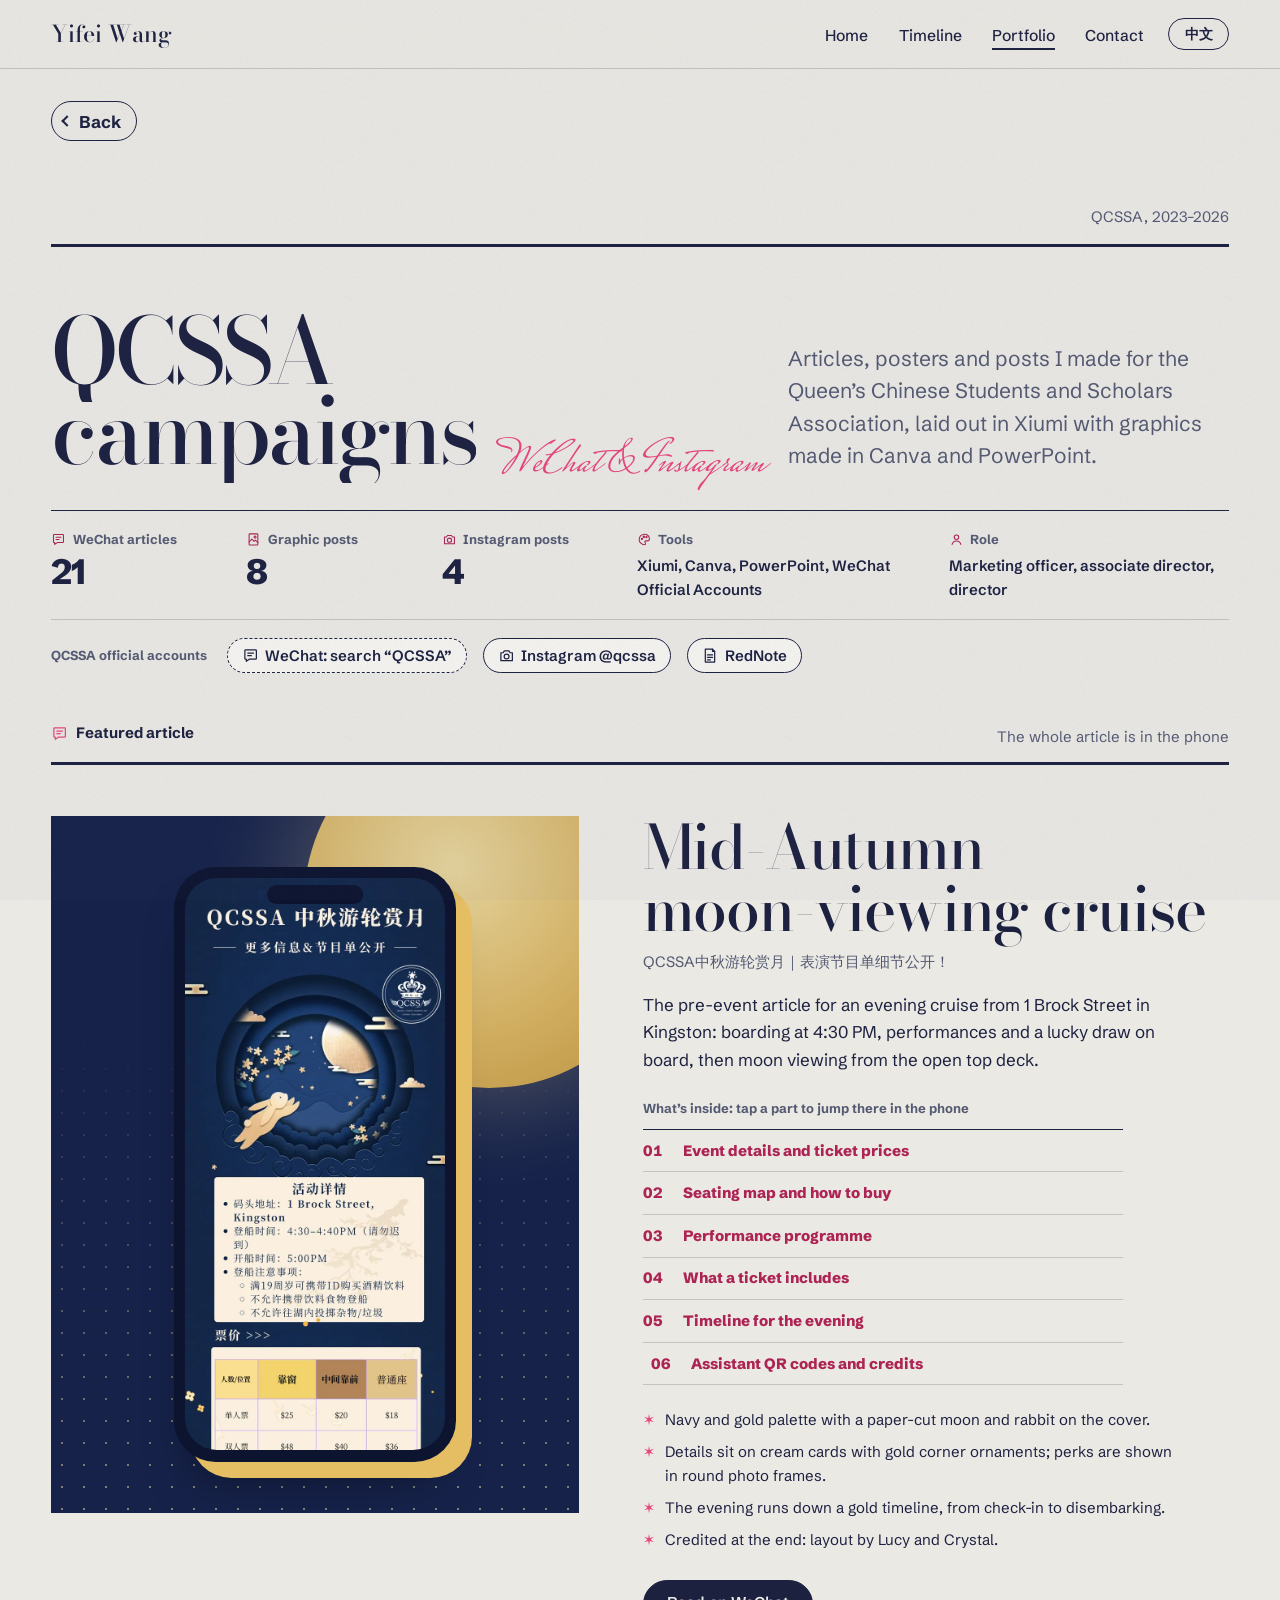
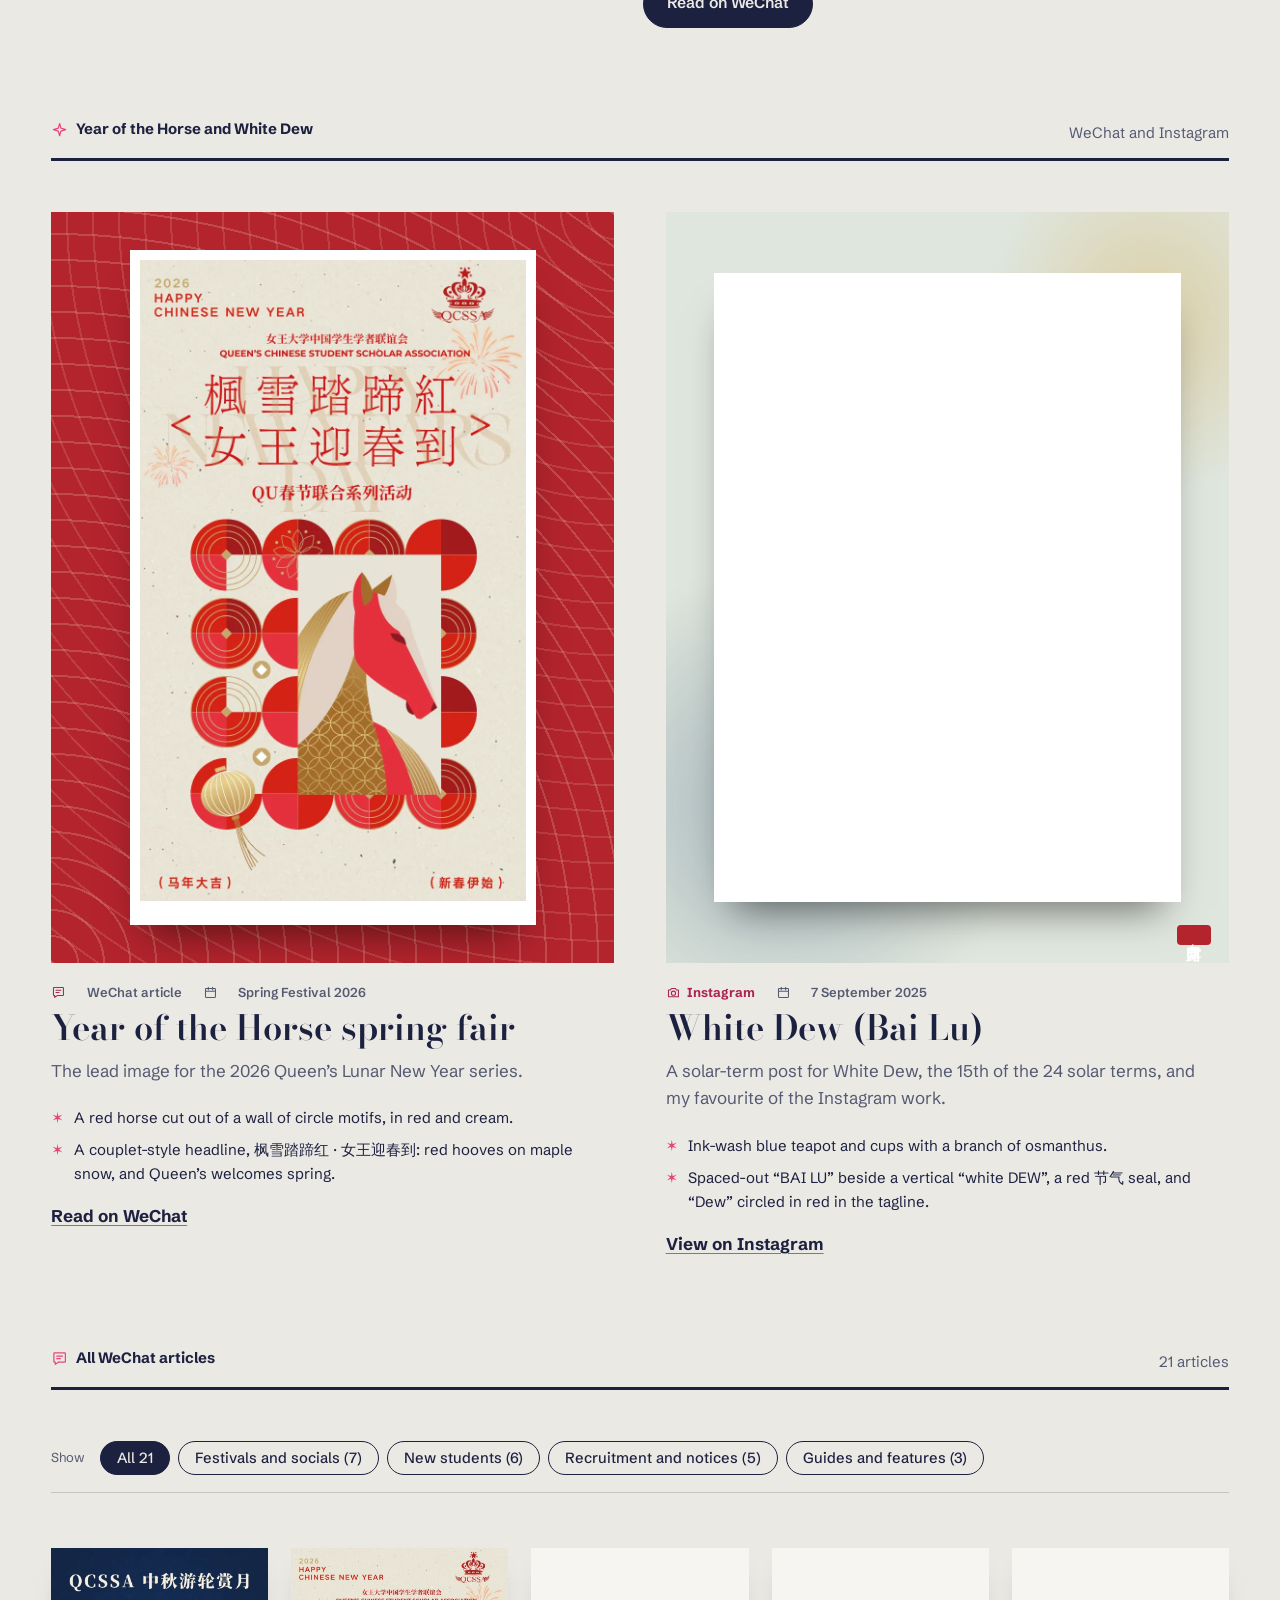
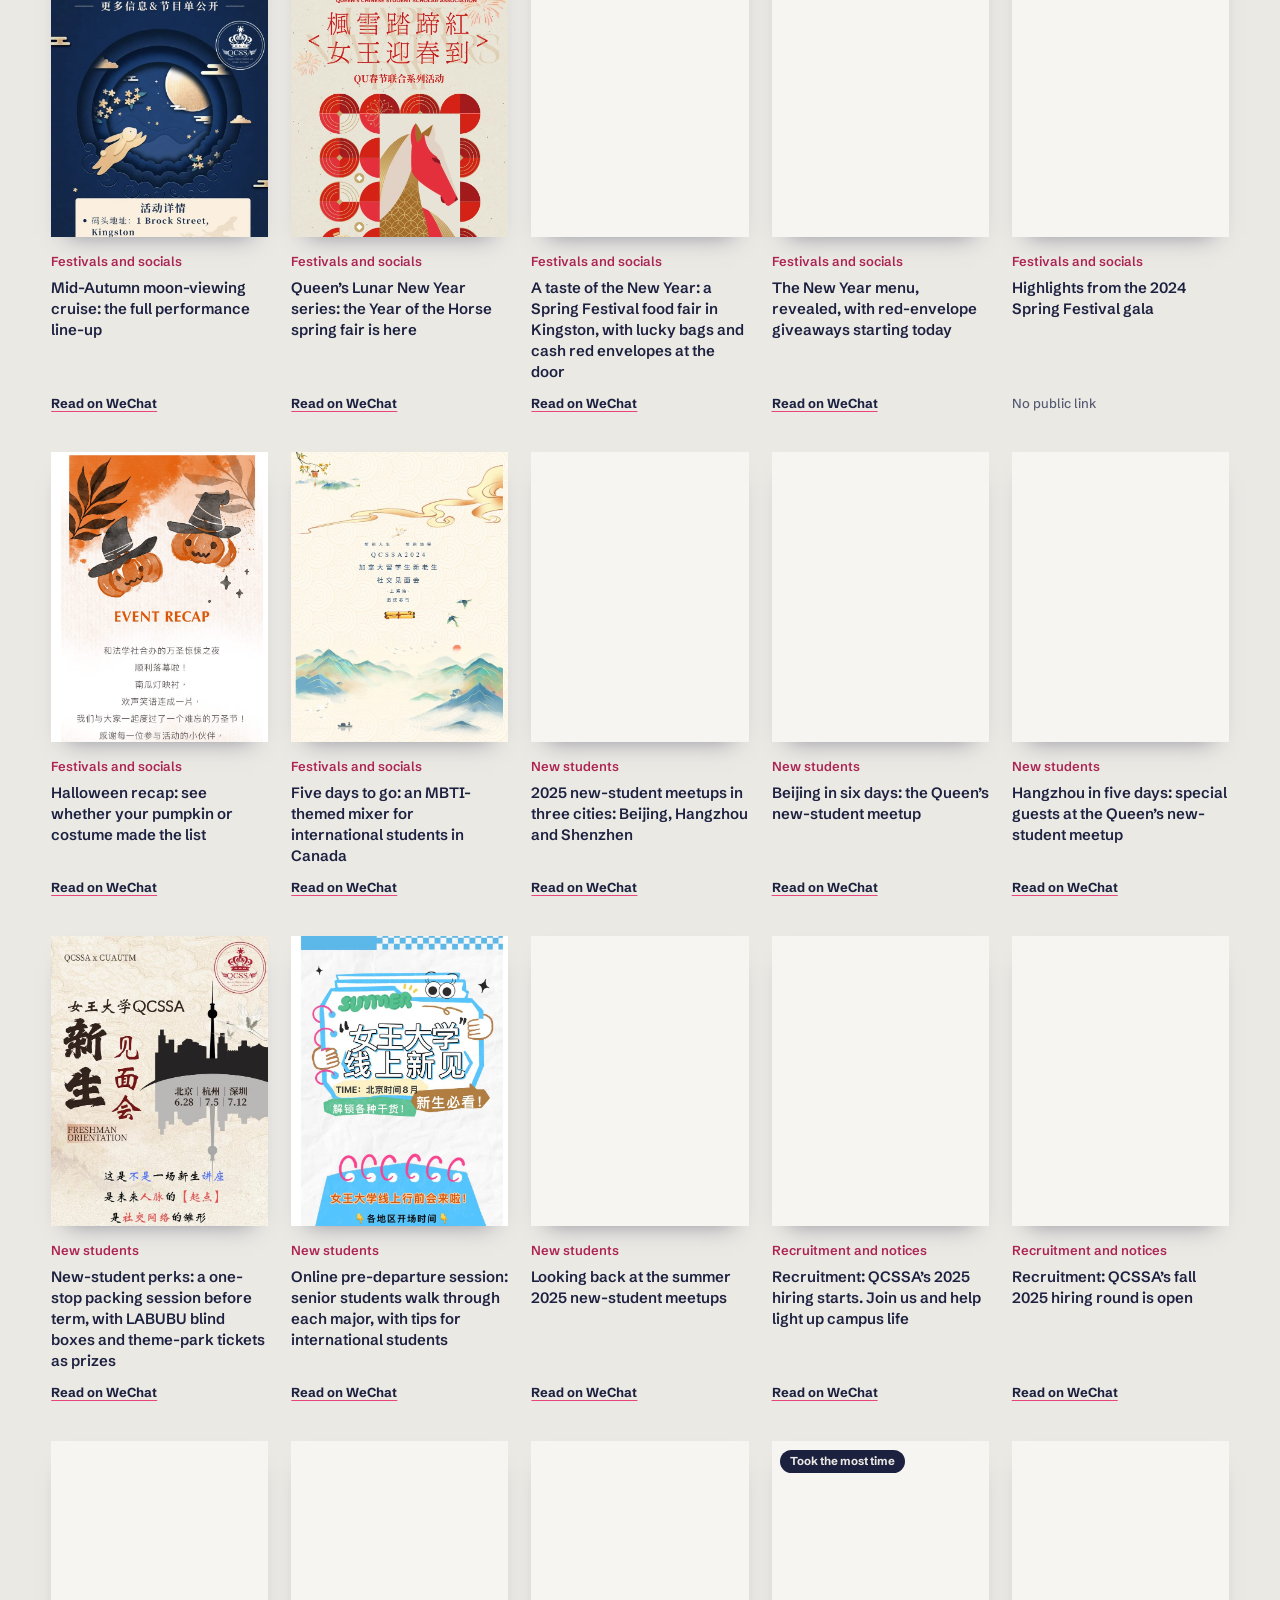
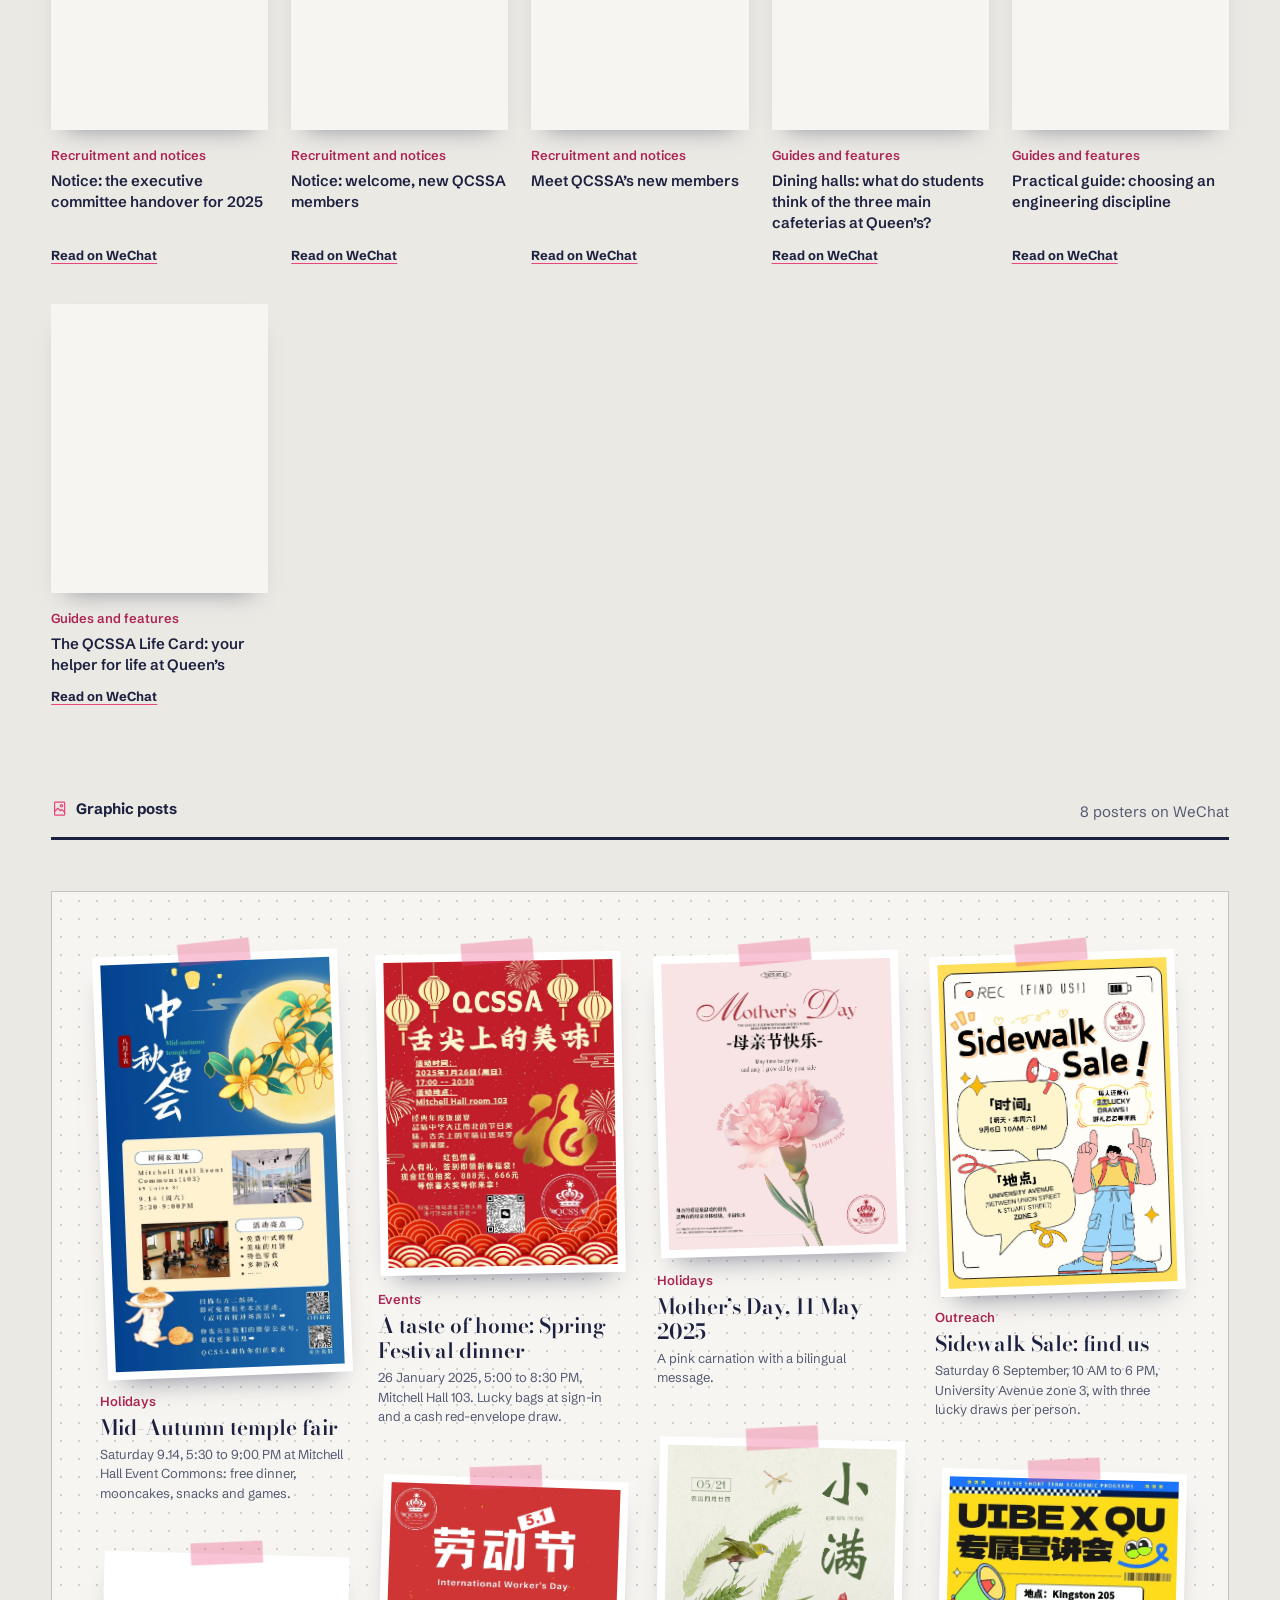
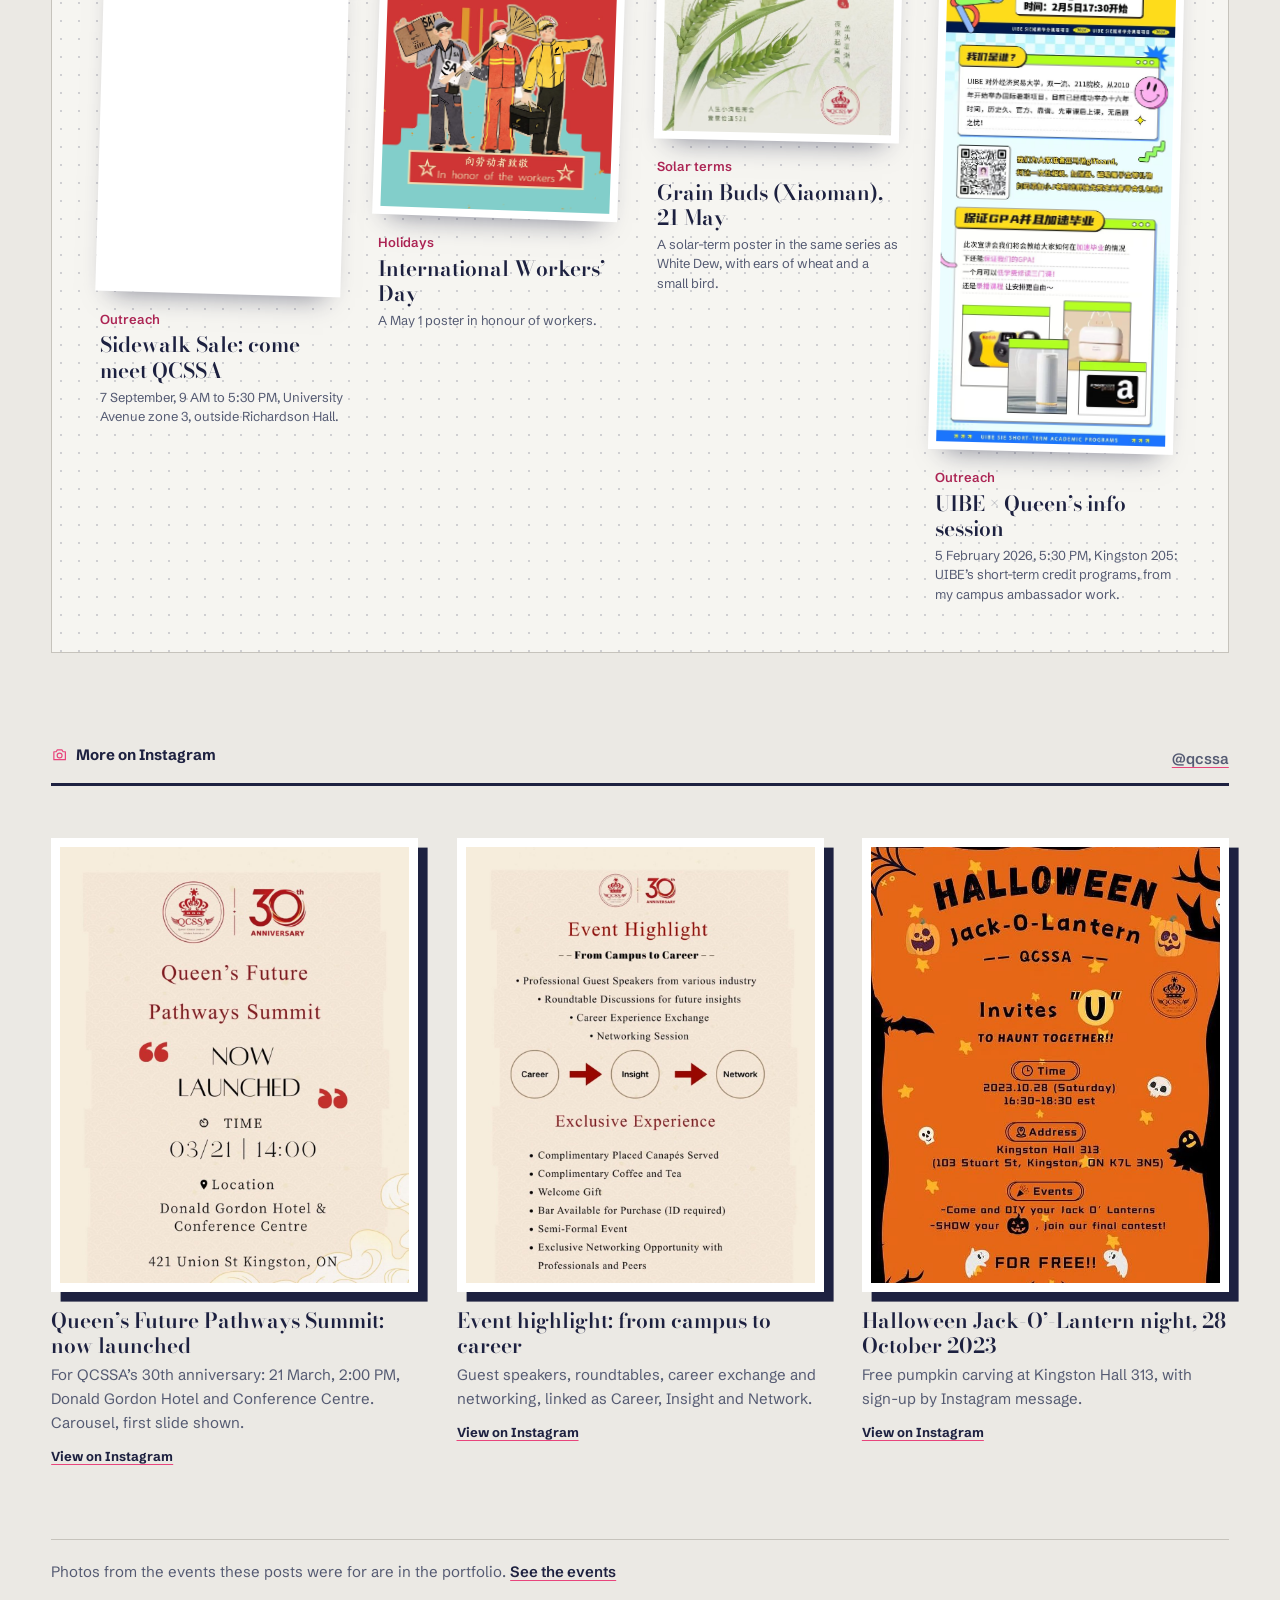
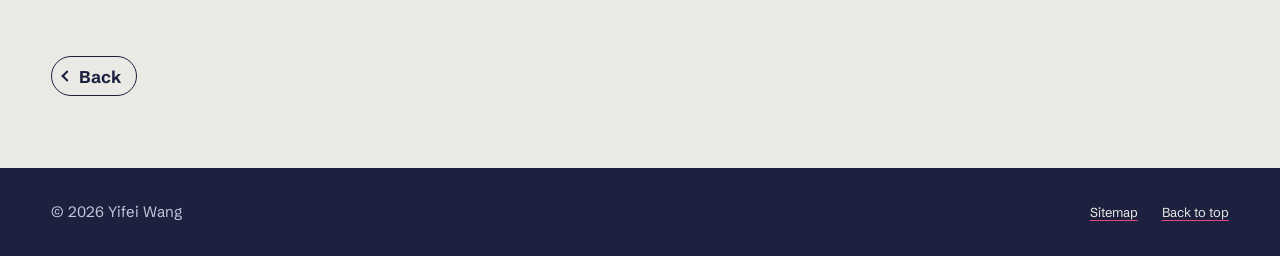
<file: qcssa.html>
<!DOCTYPE html>
<html lang="en" data-ui-lang="en" data-title-en="QCSSA campaigns: WeChat and Instagram | Yifei Wang" data-title-zh="QCSSA 宣传作品：公众号与 Instagram | 王奕霏">
<head>
  <!-- Yifei Wang personal site, v2.3 (2026-11-18) -->
  <meta charset="utf-8">
  <meta name="viewport" content="width=device-width, initial-scale=1">
  <title>QCSSA campaigns: WeChat and Instagram | Yifei Wang</title>
  <meta name="description" content="21 WeChat articles, 8 graphic posts and 4 Instagram posts Yifei Wang made for the Queen&#x27;s Chinese Students and Scholars Association, laid out in Xiumi with graphics from Canva and PowerPoint.">
  <meta name="author" content="Yifei Wang">
  <meta name="robots" content="index, follow, max-image-preview:large">
  <meta name="theme-color" content="#1e2547">
  <meta name="color-scheme" content="light">
  <link rel="canonical" href="https://yifeiwang.cc/qcssa.html">
  <link rel="alternate" hreflang="en" href="https://yifeiwang.cc/qcssa.html">
  <link rel="alternate" hreflang="zh-Hans" href="https://yifeiwang.cc/qcssa.html?lang=zh">
  <link rel="alternate" hreflang="x-default" href="https://yifeiwang.cc/qcssa.html">
  <meta property="og:type" content="website">
  <meta property="og:site_name" content="Yifei Wang">
  <meta property="og:title" content="QCSSA campaigns: WeChat and Instagram | Yifei Wang">
  <meta property="og:description" content="21 WeChat articles, 8 graphic posts and 4 Instagram posts Yifei Wang made for the Queen&#x27;s Chinese Students and Scholars Association, laid out in Xiumi with graphics from Canva and PowerPoint.">
  <meta property="og:url" content="https://yifeiwang.cc/qcssa.html">
  <meta property="og:image" content="https://yifeiwang.cc/assets/img/og-cover.png">
  <meta property="og:image:width" content="1200">
  <meta property="og:image:height" content="630">
  <meta property="og:locale" content="en_CA">
  <meta property="og:locale:alternate" content="zh_CN">
  <meta name="twitter:card" content="summary_large_image">
  <meta name="twitter:title" content="QCSSA campaigns: WeChat and Instagram | Yifei Wang">
  <meta name="twitter:description" content="21 WeChat articles, 8 graphic posts and 4 Instagram posts Yifei Wang made for the Queen&#x27;s Chinese Students and Scholars Association, laid out in Xiumi with graphics from Canva and PowerPoint.">
  <meta name="twitter:image" content="https://yifeiwang.cc/assets/img/og-cover.png">
  <link rel="icon" href="assets/img/favicon.svg" type="image/svg+xml">
  <link rel="icon" href="assets/img/favicon-32.png" sizes="32x32" type="image/png">
  <link rel="apple-touch-icon" href="assets/img/apple-touch-icon.png">
  <link rel="manifest" href="site.webmanifest">
  <link rel="sitemap" type="application/xml" href="sitemap.xml">
  <link rel="preload" href="assets/fonts/bodoni-moda-opsz.woff2" as="font" type="font/woff2" crossorigin>
  <link rel="preload" href="assets/fonts/schibsted-grotesk.woff2" as="font" type="font/woff2" crossorigin>
  <link rel="stylesheet" href="css/style.css?v=2.3">
  <script>(function(){var l="en";try{var p=new URLSearchParams(location.search).get("lang");if(p==="zh"||p==="en"){l=p;localStorage.setItem("yw-lang",p);}else{var s=localStorage.getItem("yw-lang");if(s==="zh"||s==="en")l=s;}}catch(e){}var d=document.documentElement;d.setAttribute("data-ui-lang",l);if(l==="zh")d.lang="zh-Hans";})();</script>
</head>
<body>
  <a class="skip-link" href="#main"><span data-lang="en">Skip to content</span><span data-lang="zh">跳到正文</span></a>
  <header class="site-header">
    <div class="wrap site-header__inner">
      <a class="brand" href="index.html" aria-label="Yifei Wang, home"><span class="brand__en">Yifei Wang</span></a>
      <nav class="site-nav" id="site-nav" aria-label="Main"><ul><li><a href="index.html"><span data-lang="en">Home</span><span data-lang="zh">首页</span></a></li><li><a href="timeline.html"><span data-lang="en">Timeline</span><span data-lang="zh">经历</span></a></li><li><a href="portfolio.html" aria-current="page"><span data-lang="en">Portfolio</span><span data-lang="zh">作品</span></a></li><li><a href="contact.html"><span data-lang="en">Contact</span><span data-lang="zh">联系</span></a></li></ul></nav>
      <button class="lang-toggle" type="button" aria-label="切换到中文"><span data-lang="en">中文</span><span data-lang="zh">EN</span></button>
      <button class="menu-toggle" type="button" aria-expanded="false" aria-controls="site-nav"><span data-lang="en">Menu</span><span data-lang="zh">菜单</span></button>
    </div>
    <div class="read-progress" aria-hidden="true"></div>
  </header>

  <main id="main" class="case">
    <div class="wrap">
      <p class="back-link"><a href="portfolio.html" data-back><span data-lang="en">Back</span><span data-lang="zh">返回</span></a></p>
      
      <header class="page-head">
        <div class="page-head__kicker"><span></span><span><span data-lang="en">QCSSA, 2023–2026</span><span data-lang="zh">QCSSA，2023–2026</span></span></div>
        <h1 class="page-head__title" data-split><span data-lang="en">QCSSA campaigns</span><span data-lang="zh">QCSSA<br>宣传作品</span><span class="script" data-reveal="script" aria-hidden="true">WeChat &amp; Instagram</span></h1>
        <p class="lede" data-lang="en">Articles, posters and posts I made for the Queen’s Chinese Students and Scholars Association, laid out in Xiumi with graphics made in Canva and PowerPoint.</p><p class="lede" data-lang="zh">这些是我为皇后大学中国学生学者联合会做的公众号推送、海报和 Instagram 帖子：用秀米排版，用 Canva 和 PowerPoint 做图。</p>
      </header>
      <dl class="case-facts" data-reveal>
        <div><dt><svg class="ico" viewBox="0 0 24 24" aria-hidden="true"><path d="M5 4h14a1 1 0 0 1 1 1v11a1 1 0 0 1-1 1H10l-4 3v-3H5a1 1 0 0 1-1-1V5a1 1 0 0 1 1-1Z"/><path d="M8 8.5h8M8 12h5"/></svg><span data-lang="en">WeChat articles</span><span data-lang="zh">公众号推送</span></dt><dd class="big">21</dd></div>
        <div><dt><svg class="ico" viewBox="0 0 24 24" aria-hidden="true"><rect x="5" y="3" width="14" height="18" rx="1"/><path d="m5 16 4.5-4.5 3.5 3.5 2-2 4 4"/><circle cx="14.5" cy="8" r="1.6"/></svg><span data-lang="en">Graphic posts</span><span data-lang="zh">图文海报</span></dt><dd class="big">8</dd></div>
        <div><dt><svg class="ico" viewBox="0 0 24 24" aria-hidden="true"><path d="M4 8h3.2l1.6-2.5h6.4L16.8 8H20v11H4Z"/><circle cx="12" cy="13.2" r="3.4"/></svg><span data-lang="en">Instagram posts</span><span data-lang="zh">Instagram 帖子</span></dt><dd class="big">4</dd></div>
        <div><dt><svg class="ico" viewBox="0 0 24 24" aria-hidden="true"><path d="M12 3.5a8.5 8.5 0 1 0 0 17c1.2 0 1.8-.8 1.8-1.7 0-1.4-1.3-1.7-1.3-2.9 0-1 .8-1.6 1.8-1.6h2.1a3.6 3.6 0 0 0 3.6-3.6c0-4-3.6-7.2-8-7.2Z"/><circle cx="8" cy="11" r="1.1"/><circle cx="11" cy="7.5" r="1.1"/><circle cx="15.2" cy="8.2" r="1.1"/></svg><span data-lang="en">Tools</span><span data-lang="zh">工具</span></dt><dd><span data-lang="en">Xiumi, Canva, PowerPoint, WeChat Official Accounts</span><span data-lang="zh">秀米、Canva、PowerPoint、公众号后台</span></dd></div>
        <div><dt><svg class="ico" viewBox="0 0 24 24" aria-hidden="true"><circle cx="12" cy="8.5" r="3.6"/><path d="M5 20c.8-3.6 3.6-5.6 7-5.6s6.2 2 7 5.6"/></svg><span data-lang="en">Role</span><span data-lang="zh">职务</span></dt><dd><span data-lang="en">Marketing officer, associate director, director</span><span data-lang="zh">市场部干事、副部长、部长</span></dd></div>
      </dl>
      <div class="follow" data-reveal>
        <span class="follow__label"><span data-lang="en">QCSSA official accounts</span><span data-lang="zh">QCSSA 官方账号</span></span>
        <span class="follow__item"><svg class="ico" viewBox="0 0 24 24" aria-hidden="true"><path d="M5 4h14a1 1 0 0 1 1 1v11a1 1 0 0 1-1 1H10l-4 3v-3H5a1 1 0 0 1-1-1V5a1 1 0 0 1 1-1Z"/><path d="M8 8.5h8M8 12h5"/></svg><span data-lang="en">WeChat: search “QCSSA”</span><span data-lang="zh">微信公众号：搜索“QCSSA”</span></span>
        <a class="follow__item" href="https://www.instagram.com/qcssa/" target="_blank" rel="noopener"><svg class="ico" viewBox="0 0 24 24" aria-hidden="true"><path d="M4 8h3.2l1.6-2.5h6.4L16.8 8H20v11H4Z"/><circle cx="12" cy="13.2" r="3.4"/></svg>Instagram @qcssa</a>
        <a class="follow__item" href="https://www.rednote.com/user/profile/5f4615d10000000001002ef3" target="_blank" rel="noopener"><svg class="ico" viewBox="0 0 24 24" aria-hidden="true"><path d="M6 3h10l3 3v15H6Z"/><path d="M16 3v3h3M9 11h7M9 14.5h7M9 18h4"/></svg><span data-lang="en">RedNote</span><span data-lang="zh">小红书</span></a>
      </div>

      <section class="feature" id="mid-autumn" aria-labelledby="mid-title">
        <div class="spread__head"><h2><svg class="ico" viewBox="0 0 24 24" aria-hidden="true"><path d="M5 4h14a1 1 0 0 1 1 1v11a1 1 0 0 1-1 1H10l-4 3v-3H5a1 1 0 0 1-1-1V5a1 1 0 0 1 1-1Z"/><path d="M8 8.5h8M8 12h5"/></svg><span data-lang="en">Featured article</span><span data-lang="zh">精选推送</span></h2><p><span data-lang="en">The whole article is in the phone</span><span data-lang="zh">手机里是完整推送</span></p></div>
        <div class="feature__grid">
          <div class="stage stage--moon" data-reveal>
            <div class="phone">
              <div class="phone__bar" aria-hidden="true"><span></span></div>
              <div class="phone__screen" tabindex="0" aria-label="Scrollable preview of the Mid-Autumn cruise article"><img src="assets/img/qcssa/midautumn-01.jpg" alt="Event details and ticket prices" data-alt-zh="活动详情与票价" loading="lazy" decoding="async" width="640"><img src="assets/img/qcssa/midautumn-02.jpg" alt="Seating map and how to buy" data-alt-zh="座位图与购票方式" loading="lazy" decoding="async" width="640"><img src="assets/img/qcssa/midautumn-03.jpg" alt="Performance programme" data-alt-zh="演出节目单" loading="lazy" decoding="async" width="640"><img src="assets/img/qcssa/midautumn-04.jpg" alt="What a ticket includes" data-alt-zh="票价权益" loading="lazy" decoding="async" width="640"><img src="assets/img/qcssa/midautumn-05.jpg" alt="Timeline for the evening" data-alt-zh="活动时间线" loading="lazy" decoding="async" width="640"><img src="assets/img/qcssa/midautumn-06.jpg" alt="Assistant QR codes and credits" data-alt-zh="小秘书二维码与署名" loading="lazy" decoding="async" width="640"></div>
            </div>
          </div>
          <div class="feature__copy">
            <h3 class="feature__title" id="mid-title" data-split><span data-lang="en">Mid-Autumn moon-viewing cruise</span><span data-lang="zh">中秋游轮赏月</span></h3>
            <p class="feature__orig" data-lang="en">QCSSA中秋游轮赏月｜表演节目单细节公开！</p><p class="feature__orig" data-lang="zh">Mid-Autumn moon-viewing cruise: the full performance line-up</p>
            <p class="feature__desc" data-lang="en">The pre-event article for an evening cruise from 1 Brock Street in Kingston: boarding at 4:30 PM, performances and a lucky draw on board, then moon viewing from the open top deck.</p><p class="feature__desc" data-lang="zh">这是一场游轮赏月活动的会前推送：下午 4:30 在金斯顿 Brock Street 1 号码头登船，船上有演出和抽奖，之后到三层露台赏月。</p>
            <p class="feature__label"><span data-lang="en">What’s inside: tap a part to jump there in the phone</span><span data-lang="zh">推送结构：点击跳到手机里对应的部分</span></p>
            <ol class="parts"><li><button type="button" data-phone-jump="0"><span>01</span><span data-lang="en">Event details and ticket prices</span><span data-lang="zh">活动详情与票价</span></button></li><li><button type="button" data-phone-jump="1"><span>02</span><span data-lang="en">Seating map and how to buy</span><span data-lang="zh">座位图与购票方式</span></button></li><li><button type="button" data-phone-jump="2"><span>03</span><span data-lang="en">Performance programme</span><span data-lang="zh">演出节目单</span></button></li><li><button type="button" data-phone-jump="3"><span>04</span><span data-lang="en">What a ticket includes</span><span data-lang="zh">票价权益</span></button></li><li><button type="button" data-phone-jump="4"><span>05</span><span data-lang="en">Timeline for the evening</span><span data-lang="zh">活动时间线</span></button></li><li><button type="button" data-phone-jump="5"><span>06</span><span data-lang="en">Assistant QR codes and credits</span><span data-lang="zh">小秘书二维码与署名</span></button></li></ol>
            <ul class="design-notes">
              <li><span data-lang="en">Navy and gold palette with a paper-cut moon and rabbit on the cover.</span><span data-lang="zh">封面用藏青配金色，剪纸风的月亮和玉兔。</span></li>
              <li><span data-lang="en">Details sit on cream cards with gold corner ornaments; perks are shown in round photo frames.</span><span data-lang="zh">活动信息放在带金色角花的米色卡片上，票价权益用圆形相框展示。</span></li>
              <li><span data-lang="en">The evening runs down a gold timeline, from check-in to disembarking.</span><span data-lang="zh">从签到到下船，整晚流程排成一条金色时间线。</span></li>
              <li><span data-lang="en">Credited at the end: layout by Lucy and Crystal.</span><span data-lang="zh">文末署名：排版 Lucy、Crystal。</span></li>
            </ul>
            <div class="btn-row"><a class="btn" href="https://mp.weixin.qq.com/s/aYcyAH0EKfFFhQrl9TXqbw" target="_blank" rel="noopener"><span data-lang="en">Read on WeChat</span><span data-lang="zh">在微信里阅读</span></a></div>
          </div>
        </div>
      </section>

      <section class="pair" id="pair" aria-labelledby="pair-title">
        <div class="spread__head"><h2 id="pair-title"><svg class="ico" viewBox="0 0 24 24" aria-hidden="true"><path d="M12 3.5 13.8 10l6.7 2-6.7 2L12 20.5 10.2 14 3.5 12l6.7-2Z"/></svg><span data-lang="en">Year of the Horse and White Dew</span><span data-lang="zh">马年与白露</span></h2><p><span data-lang="en">WeChat and Instagram</span><span data-lang="zh">公众号与 Instagram</span></p></div>
        <div class="pair__grid">
          <article class="pair__item" data-reveal>
            <div class="stage stage--red"><a class="print print--tall" href="https://mp.weixin.qq.com/s/llCBAvhZ0vl3UoYinKKmoQ" target="_blank" rel="noopener" data-tilt><img src="assets/img/qcssa/cny-fair-horse.jpg" alt="Year of the Horse Spring Festival poster" data-alt-zh="马年新春海报" loading="lazy" decoding="async" onerror="this.onerror=null;this.src='assets/img/qcssa/cny-fair-horse.svg'"></a></div>
            <p class="platform"><svg class="ico" viewBox="0 0 24 24" aria-hidden="true"><path d="M5 4h14a1 1 0 0 1 1 1v11a1 1 0 0 1-1 1H10l-4 3v-3H5a1 1 0 0 1-1-1V5a1 1 0 0 1 1-1Z"/><path d="M8 8.5h8M8 12h5"/></svg><span data-lang="en">WeChat article</span><span data-lang="zh">公众号推送</span><span><svg class="ico" viewBox="0 0 24 24" aria-hidden="true"><rect x="4" y="5.5" width="16" height="14.5" rx="1"/><path d="M4 10h16M8.5 3.5v4M15.5 3.5v4"/></svg><span data-lang="en">Spring Festival 2026</span><span data-lang="zh">2026 春节</span></span></p>
            <h3 class="pair__title"><span data-lang="en">Year of the Horse spring fair</span><span data-lang="zh">马年新春游园会</span></h3>
            <p class="pair__desc" data-lang="en">The lead image for the 2026 Queen’s Lunar New Year series.</p><p class="pair__desc" data-lang="zh">2026 年皇后大学春节联合系列活动的主视觉。</p>
            <ul class="design-notes">
              <li><span data-lang="en">A red horse cut out of a wall of circle motifs, in red and cream.</span><span data-lang="zh">红色马头嵌在一整面圆形纹样里，只用红和米白两种颜色。</span></li>
              <li><span data-lang="en">A couplet-style headline, 枫雪踏蹄红 · 女王迎春到: red hooves on maple snow, and Queen’s welcomes spring.</span><span data-lang="zh">对联式标题“枫雪踏蹄红，女王迎春到”，把枫叶、雪和学校名都放了进去。</span></li>
            </ul>
            <p class="pair__link"><a href="https://mp.weixin.qq.com/s/llCBAvhZ0vl3UoYinKKmoQ" target="_blank" rel="noopener"><span data-lang="en">Read on WeChat</span><span data-lang="zh">在微信里阅读</span></a></p>
          </article>
          <article class="pair__item" data-reveal style="--d:.12s">
            <div class="stage stage--ink"><a class="print print--wide" href="https://www.instagram.com/p/DOT1vRnEa3G/" target="_blank" rel="noopener" data-tilt><img src="assets/img/qcssa/ig-bailu.jpg" alt="White Dew solar term poster: a blue teapot and two cups with an osmanthus branch" data-alt-zh="白露节气海报：蓝色茶壶、两只茶杯和桂花枝" loading="lazy" decoding="async" onerror="this.onerror=null;this.src='assets/img/qcssa/ig-bailu.svg'"></a></div>
            <p class="platform"><svg class="ico" viewBox="0 0 24 24" aria-hidden="true"><path d="M4 8h3.2l1.6-2.5h6.4L16.8 8H20v11H4Z"/><circle cx="12" cy="13.2" r="3.4"/></svg>Instagram<span><svg class="ico" viewBox="0 0 24 24" aria-hidden="true"><rect x="4" y="5.5" width="16" height="14.5" rx="1"/><path d="M4 10h16M8.5 3.5v4M15.5 3.5v4"/></svg><span data-lang="en">7 September 2025</span><span data-lang="zh">2025 年 9 月 7 日</span></span></p>
            <h3 class="pair__title"><span data-lang="en">White Dew (Bai Lu)</span><span data-lang="zh">白露</span></h3>
            <p class="pair__desc" data-lang="en">A solar-term post for White Dew, the 15th of the 24 solar terms, and my favourite of the Instagram work.</p><p class="pair__desc" data-lang="zh">二十四节气中第 15 个节气“白露”的帖子，也是我最喜欢的一张 Instagram 作品。</p>
            <ul class="design-notes">
              <li><span data-lang="en">Ink-wash blue teapot and cups with a branch of osmanthus.</span><span data-lang="zh">水墨风的蓝色茶壶、茶杯，配一枝桂花。</span></li>
              <li><span data-lang="en">Spaced-out “BAI LU” beside a vertical “white DEW”, a red 节气 seal, and “Dew” circled in red in the tagline.</span><span data-lang="zh">字距拉开的 BAI LU 配竖排 white DEW，一枚红色“节气”印章，标语里的 Dew 也用红圈圈出来。</span></li>
            </ul>
            <p class="pair__link"><a href="https://www.instagram.com/p/DOT1vRnEa3G/" target="_blank" rel="noopener"><span data-lang="en">View on Instagram</span><span data-lang="zh">在 Instagram 查看</span></a></p>
          </article>
        </div>
      </section>

      <section class="archive" id="all-articles" aria-labelledby="archive-title">
        <div class="spread__head"><h2 id="archive-title"><svg class="ico" viewBox="0 0 24 24" aria-hidden="true"><path d="M5 4h14a1 1 0 0 1 1 1v11a1 1 0 0 1-1 1H10l-4 3v-3H5a1 1 0 0 1-1-1V5a1 1 0 0 1 1-1Z"/><path d="M8 8.5h8M8 12h5"/></svg><span data-lang="en">All WeChat articles</span><span data-lang="zh">全部公众号推送</span></h2><p><span data-lang="en">21 articles</span><span data-lang="zh">共 21 篇</span></p></div>
        <div class="filters" role="group" aria-label="Filter articles" data-target="#articles" data-status="#articles-status">
          <span class="filters__label"><span data-lang="en">Show</span><span data-lang="zh">筛选</span></span>
          <button class="chip" type="button" data-filter="all" aria-pressed="true"><span data-lang="en">All 21</span><span data-lang="zh">全部 21 篇</span></button><button class="chip" type="button" data-filter="events" aria-pressed="false"><span data-lang="en">Festivals and socials (7)</span><span data-lang="zh">节日与社交活动（7）</span></button><button class="chip" type="button" data-filter="newcomers" aria-pressed="false"><span data-lang="en">New students (6)</span><span data-lang="zh">新生季（6）</span></button><button class="chip" type="button" data-filter="team" aria-pressed="false"><span data-lang="en">Recruitment and notices (5)</span><span data-lang="zh">招新与公告（5）</span></button><button class="chip" type="button" data-filter="guides" aria-pressed="false"><span data-lang="en">Guides and features (3)</span><span data-lang="zh">干货与专题（3）</span></button>
        </div>
        <p class="filter-status" id="articles-status" aria-live="polite"></p>
        <ul class="articles" id="articles">
          <li class="art" data-tags="events"><a href="https://mp.weixin.qq.com/s/aYcyAH0EKfFFhQrl9TXqbw" target="_blank" rel="noopener">
              <span class="art__cover"><img src="assets/img/qcssa/mid-autumn-cruise.jpg" alt="Mid-Autumn moon-viewing cruise: the full performance line-up" data-alt-zh="QCSSA中秋游轮赏月｜表演节目单细节公开！" loading="lazy" decoding="async" onerror="this.onerror=null;this.src='assets/img/qcssa/mid-autumn-cruise.svg'"></span>
              <span class="art__tag"><span data-lang="en">Festivals and socials</span><span data-lang="zh">节日与社交活动</span></span>
              <span class="art__title"><span data-lang="en">Mid-Autumn moon-viewing cruise: the full performance line-up</span><span data-lang="zh">QCSSA中秋游轮赏月｜表演节目单细节公开！</span></span>
              <span class="art__go"><span data-lang="en">Read on WeChat</span><span data-lang="zh">在微信里阅读</span></span></a></li>
          <li class="art" data-tags="events"><a href="https://mp.weixin.qq.com/s/llCBAvhZ0vl3UoYinKKmoQ" target="_blank" rel="noopener">
              <span class="art__cover"><img src="assets/img/qcssa/cny-fair-horse.jpg" alt="Queen’s Lunar New Year series: the Year of the Horse spring fair is here" data-alt-zh="QU春节联合系列活动｜QCSSA马年新春游园会来啦～" loading="lazy" decoding="async" onerror="this.onerror=null;this.src='assets/img/qcssa/cny-fair-horse.svg'"></span>
              <span class="art__tag"><span data-lang="en">Festivals and socials</span><span data-lang="zh">节日与社交活动</span></span>
              <span class="art__title"><span data-lang="en">Queen’s Lunar New Year series: the Year of the Horse spring fair is here</span><span data-lang="zh">QU春节联合系列活动｜QCSSA马年新春游园会来啦～</span></span>
              <span class="art__go"><span data-lang="en">Read on WeChat</span><span data-lang="zh">在微信里阅读</span></span></a></li>
          <li class="art" data-tags="events"><a href="https://mp.weixin.qq.com/s/z5EgWfzEktAIYNssAVsWNw" target="_blank" rel="noopener">
              <span class="art__cover"><img src="assets/img/qcssa/cny-food-fair.jpg" alt="A taste of the New Year: a Spring Festival food fair in Kingston, with lucky bags and cash red envelopes at the door" data-alt-zh="QCSSA 舌尖上的年味｜Kingston独家春节美食游园宴｜进场即有新春福袋&amp;现金红包等彩头好礼" loading="lazy" decoding="async" onerror="this.onerror=null;this.src='assets/img/qcssa/cny-food-fair.svg'"></span>
              <span class="art__tag"><span data-lang="en">Festivals and socials</span><span data-lang="zh">节日与社交活动</span></span>
              <span class="art__title"><span data-lang="en">A taste of the New Year: a Spring Festival food fair in Kingston, with lucky bags and cash red envelopes at the door</span><span data-lang="zh">QCSSA 舌尖上的年味｜Kingston独家春节美食游园宴｜进场即有新春福袋&amp;现金红包等彩头好礼</span></span>
              <span class="art__go"><span data-lang="en">Read on WeChat</span><span data-lang="zh">在微信里阅读</span></span></a></li>
          <li class="art" data-tags="events"><a href="https://mp.weixin.qq.com/s/TOHqVDVsyFQhSeFzihWhNQ" target="_blank" rel="noopener">
              <span class="art__cover"><img src="assets/img/qcssa/ny-menu.jpg" alt="The New Year menu, revealed, with red-envelope giveaways starting today" data-alt-zh="QCSSA新年菜单大揭秘！｜红包雨从今天开始撒不停🧧" loading="lazy" decoding="async" onerror="this.onerror=null;this.src='assets/img/qcssa/ny-menu.svg'"></span>
              <span class="art__tag"><span data-lang="en">Festivals and socials</span><span data-lang="zh">节日与社交活动</span></span>
              <span class="art__title"><span data-lang="en">The New Year menu, revealed, with red-envelope giveaways starting today</span><span data-lang="zh">QCSSA新年菜单大揭秘！｜红包雨从今天开始撒不停🧧</span></span>
              <span class="art__go"><span data-lang="en">Read on WeChat</span><span data-lang="zh">在微信里阅读</span></span></a></li>
          <li class="art art--nolink" data-tags="events"><div>
              <span class="art__cover"><img src="assets/img/qcssa/cny-gala-2024.jpg" alt="Highlights from the 2024 Spring Festival gala" data-alt-zh="QCSSA 2024 新春嘉年会精彩回顾" loading="lazy" decoding="async" onerror="this.onerror=null;this.src='assets/img/qcssa/cny-gala-2024.svg'"></span>
              <span class="art__tag"><span data-lang="en">Festivals and socials</span><span data-lang="zh">节日与社交活动</span></span>
              <span class="art__title"><span data-lang="en">Highlights from the 2024 Spring Festival gala</span><span data-lang="zh">QCSSA 2024 新春嘉年会精彩回顾</span></span>
              <span class="art__go art__go--muted"><span data-lang="en">No public link</span><span data-lang="zh">暂无公开链接</span></span></div></li>
          <li class="art" data-tags="events"><a href="https://mp.weixin.qq.com/s/22-aHnkEV1gvSKNXo5i1dw" target="_blank" rel="noopener">
              <span class="art__cover"><img src="assets/img/qcssa/halloween-recap.jpg" alt="Halloween recap: see whether your pumpkin or costume made the list" data-alt-zh="QCSSA万圣活动回顾丨速看！你的南瓜&amp;变装上榜啦" loading="lazy" decoding="async" onerror="this.onerror=null;this.src='assets/img/qcssa/halloween-recap.svg'"></span>
              <span class="art__tag"><span data-lang="en">Festivals and socials</span><span data-lang="zh">节日与社交活动</span></span>
              <span class="art__title"><span data-lang="en">Halloween recap: see whether your pumpkin or costume made the list</span><span data-lang="zh">QCSSA万圣活动回顾丨速看！你的南瓜&amp;变装上榜啦</span></span>
              <span class="art__go"><span data-lang="en">Read on WeChat</span><span data-lang="zh">在微信里阅读</span></span></a></li>
          <li class="art" data-tags="events"><a href="https://mp.weixin.qq.com/s/72VLnUlpNXdMEAHmRjIqMQ" target="_blank" rel="noopener">
              <span class="art__cover"><img src="assets/img/qcssa/mbti-mixer.jpg" alt="Five days to go: an MBTI-themed mixer for international students in Canada" data-alt-zh="还有5天！MBTI主题社交｜QCSSA加拿大留学生见面会" loading="lazy" decoding="async" onerror="this.onerror=null;this.src='assets/img/qcssa/mbti-mixer.svg'"></span>
              <span class="art__tag"><span data-lang="en">Festivals and socials</span><span data-lang="zh">节日与社交活动</span></span>
              <span class="art__title"><span data-lang="en">Five days to go: an MBTI-themed mixer for international students in Canada</span><span data-lang="zh">还有5天！MBTI主题社交｜QCSSA加拿大留学生见面会</span></span>
              <span class="art__go"><span data-lang="en">Read on WeChat</span><span data-lang="zh">在微信里阅读</span></span></a></li>
          <li class="art" data-tags="newcomers"><a href="https://mp.weixin.qq.com/s/ffuQrPXnNlk1f_VKFr-57Q" target="_blank" rel="noopener">
              <span class="art__cover"><img src="assets/img/qcssa/three-cities.jpg" alt="2025 new-student meetups in three cities: Beijing, Hangzhou and Shenzhen" data-alt-zh="2025 QCSSA新生线下见面会重磅来袭｜北京·杭州·深圳三城联动" loading="lazy" decoding="async" onerror="this.onerror=null;this.src='assets/img/qcssa/three-cities.svg'"></span>
              <span class="art__tag"><span data-lang="en">New students</span><span data-lang="zh">新生季</span></span>
              <span class="art__title"><span data-lang="en">2025 new-student meetups in three cities: Beijing, Hangzhou and Shenzhen</span><span data-lang="zh">2025 QCSSA新生线下见面会重磅来袭｜北京·杭州·深圳三城联动</span></span>
              <span class="art__go"><span data-lang="en">Read on WeChat</span><span data-lang="zh">在微信里阅读</span></span></a></li>
          <li class="art" data-tags="newcomers"><a href="https://mp.weixin.qq.com/s/4QlMgkRRH3q-VWXvz8l_zA" target="_blank" rel="noopener">
              <span class="art__cover"><img src="assets/img/qcssa/beijing-countdown.jpg" alt="Beijing in six days: the Queen’s new-student meetup" data-alt-zh="北京场倒计时6天｜女王大学QCSSA新生见面会" loading="lazy" decoding="async" onerror="this.onerror=null;this.src='assets/img/qcssa/beijing-countdown.svg'"></span>
              <span class="art__tag"><span data-lang="en">New students</span><span data-lang="zh">新生季</span></span>
              <span class="art__title"><span data-lang="en">Beijing in six days: the Queen’s new-student meetup</span><span data-lang="zh">北京场倒计时6天｜女王大学QCSSA新生见面会</span></span>
              <span class="art__go"><span data-lang="en">Read on WeChat</span><span data-lang="zh">在微信里阅读</span></span></a></li>
          <li class="art" data-tags="newcomers"><a href="https://mp.weixin.qq.com/s/mm0h_liuMpsRSpd1nAOw_g" target="_blank" rel="noopener">
              <span class="art__cover"><img src="assets/img/qcssa/hangzhou-countdown.jpg" alt="Hangzhou in five days: special guests at the Queen’s new-student meetup" data-alt-zh="杭州场倒计时5天 | 重磅嘉宾来袭 · 女王大学QCSSA新生见面会" loading="lazy" decoding="async" onerror="this.onerror=null;this.src='assets/img/qcssa/hangzhou-countdown.svg'"></span>
              <span class="art__tag"><span data-lang="en">New students</span><span data-lang="zh">新生季</span></span>
              <span class="art__title"><span data-lang="en">Hangzhou in five days: special guests at the Queen’s new-student meetup</span><span data-lang="zh">杭州场倒计时5天 | 重磅嘉宾来袭 · 女王大学QCSSA新生见面会</span></span>
              <span class="art__go"><span data-lang="en">Read on WeChat</span><span data-lang="zh">在微信里阅读</span></span></a></li>
          <li class="art" data-tags="newcomers"><a href="https://mp.weixin.qq.com/s/05ZEvX1lzlc9N-JhhUDY3g" target="_blank" rel="noopener">
              <span class="art__cover"><img src="assets/img/qcssa/newstudent-perks.jpg" alt="New-student perks: a one-stop packing session before term, with LABUBU blind boxes and theme-park tickets as prizes" data-alt-zh="QCSSA女王大学新生季福利&amp;细节大公开｜开学前一站式打包会！LABUBU盲盒港迪环球影城门票等你拿回家" loading="lazy" decoding="async" onerror="this.onerror=null;this.src='assets/img/qcssa/newstudent-perks.svg'"></span>
              <span class="art__tag"><span data-lang="en">New students</span><span data-lang="zh">新生季</span></span>
              <span class="art__title"><span data-lang="en">New-student perks: a one-stop packing session before term, with LABUBU blind boxes and theme-park tickets as prizes</span><span data-lang="zh">QCSSA女王大学新生季福利&amp;细节大公开｜开学前一站式打包会！LABUBU盲盒港迪环球影城门票等你拿回家</span></span>
              <span class="art__go"><span data-lang="en">Read on WeChat</span><span data-lang="zh">在微信里阅读</span></span></a></li>
          <li class="art" data-tags="newcomers"><a href="https://mp.weixin.qq.com/s/E7mEbuMcVWjQhNfJ269e-w" target="_blank" rel="noopener">
              <span class="art__cover"><img src="assets/img/qcssa/predeparture-online.jpg" alt="Online pre-departure session: senior students walk through each major, with tips for international students" data-alt-zh="QCSSA女王大学线上行前会来啦| 各大专业学长学姐深度解读，更适合留学生体质的tips已经为你准备好~" loading="lazy" decoding="async" onerror="this.onerror=null;this.src='assets/img/qcssa/predeparture-online.svg'"></span>
              <span class="art__tag"><span data-lang="en">New students</span><span data-lang="zh">新生季</span></span>
              <span class="art__title"><span data-lang="en">Online pre-departure session: senior students walk through each major, with tips for international students</span><span data-lang="zh">QCSSA女王大学线上行前会来啦| 各大专业学长学姐深度解读，更适合留学生体质的tips已经为你准备好~</span></span>
              <span class="art__go"><span data-lang="en">Read on WeChat</span><span data-lang="zh">在微信里阅读</span></span></a></li>
          <li class="art" data-tags="newcomers"><a href="https://mp.weixin.qq.com/s/IvFpERGOc5FdsbMJLPd2gw" target="_blank" rel="noopener">
              <span class="art__cover"><img src="assets/img/qcssa/summer-recap.jpg" alt="Looking back at the summer 2025 new-student meetups" data-alt-zh="QCSSA2025暑期新见回顾" loading="lazy" decoding="async" onerror="this.onerror=null;this.src='assets/img/qcssa/summer-recap.svg'"></span>
              <span class="art__tag"><span data-lang="en">New students</span><span data-lang="zh">新生季</span></span>
              <span class="art__title"><span data-lang="en">Looking back at the summer 2025 new-student meetups</span><span data-lang="zh">QCSSA2025暑期新见回顾</span></span>
              <span class="art__go"><span data-lang="en">Read on WeChat</span><span data-lang="zh">在微信里阅读</span></span></a></li>
          <li class="art" data-tags="team"><a href="https://mp.weixin.qq.com/s/IgEsvwGRJqWHocb3BKO7rQ" target="_blank" rel="noopener">
              <span class="art__cover"><img src="assets/img/qcssa/recruit-launch.jpg" alt="Recruitment: QCSSA’s 2025 hiring starts. Join us and help light up campus life" data-alt-zh="学联招新丨QCSSA 2025 招新启动！加入我们，一起点亮校园生活！" loading="lazy" decoding="async" onerror="this.onerror=null;this.src='assets/img/qcssa/recruit-launch.svg'"></span>
              <span class="art__tag"><span data-lang="en">Recruitment and notices</span><span data-lang="zh">招新与公告</span></span>
              <span class="art__title"><span data-lang="en">Recruitment: QCSSA’s 2025 hiring starts. Join us and help light up campus life</span><span data-lang="zh">学联招新丨QCSSA 2025 招新启动！加入我们，一起点亮校园生活！</span></span>
              <span class="art__go"><span data-lang="en">Read on WeChat</span><span data-lang="zh">在微信里阅读</span></span></a></li>
          <li class="art" data-tags="team"><a href="https://mp.weixin.qq.com/s/RvxBjjSUWut1RwiNAypzQA" target="_blank" rel="noopener">
              <span class="art__cover"><img src="assets/img/qcssa/recruit-fall.jpg" alt="Recruitment: QCSSA’s fall 2025 hiring round is open" data-alt-zh="学联招新丨QCSSA 2025秋招开始啦！！" loading="lazy" decoding="async" onerror="this.onerror=null;this.src='assets/img/qcssa/recruit-fall.svg'"></span>
              <span class="art__tag"><span data-lang="en">Recruitment and notices</span><span data-lang="zh">招新与公告</span></span>
              <span class="art__title"><span data-lang="en">Recruitment: QCSSA’s fall 2025 hiring round is open</span><span data-lang="zh">学联招新丨QCSSA 2025秋招开始啦！！</span></span>
              <span class="art__go"><span data-lang="en">Read on WeChat</span><span data-lang="zh">在微信里阅读</span></span></a></li>
          <li class="art" data-tags="team"><a href="https://mp.weixin.qq.com/s/ZoKTdNdFVW0i16cyFlCV4w" target="_blank" rel="noopener">
              <span class="art__cover"><img src="assets/img/qcssa/handover.jpg" alt="Notice: the executive committee handover for 2025" data-alt-zh="学联公告｜QCSSA 2025 学年执委换届公告" loading="lazy" decoding="async" onerror="this.onerror=null;this.src='assets/img/qcssa/handover.svg'"></span>
              <span class="art__tag"><span data-lang="en">Recruitment and notices</span><span data-lang="zh">招新与公告</span></span>
              <span class="art__title"><span data-lang="en">Notice: the executive committee handover for 2025</span><span data-lang="zh">学联公告｜QCSSA 2025 学年执委换届公告</span></span>
              <span class="art__go"><span data-lang="en">Read on WeChat</span><span data-lang="zh">在微信里阅读</span></span></a></li>
          <li class="art" data-tags="team"><a href="https://mp.weixin.qq.com/s/O99tcEbZqNoOK6wrJeUYzw" target="_blank" rel="noopener">
              <span class="art__cover"><img src="assets/img/qcssa/welcome-members.jpg" alt="Notice: welcome, new QCSSA members" data-alt-zh="公告｜欢迎QCSSA新成员" loading="lazy" decoding="async" onerror="this.onerror=null;this.src='assets/img/qcssa/welcome-members.svg'"></span>
              <span class="art__tag"><span data-lang="en">Recruitment and notices</span><span data-lang="zh">招新与公告</span></span>
              <span class="art__title"><span data-lang="en">Notice: welcome, new QCSSA members</span><span data-lang="zh">公告｜欢迎QCSSA新成员</span></span>
              <span class="art__go"><span data-lang="en">Read on WeChat</span><span data-lang="zh">在微信里阅读</span></span></a></li>
          <li class="art" data-tags="team"><a href="https://mp.weixin.qq.com/s/1W6ZlM2RXM_qVyf7W9TcIg" target="_blank" rel="noopener">
              <span class="art__cover"><img src="assets/img/qcssa/new-members-intro.jpg" alt="Meet QCSSA’s new members" data-alt-zh="QCSSA｜新成员介绍" loading="lazy" decoding="async" onerror="this.onerror=null;this.src='assets/img/qcssa/new-members-intro.svg'"></span>
              <span class="art__tag"><span data-lang="en">Recruitment and notices</span><span data-lang="zh">招新与公告</span></span>
              <span class="art__title"><span data-lang="en">Meet QCSSA’s new members</span><span data-lang="zh">QCSSA｜新成员介绍</span></span>
              <span class="art__go"><span data-lang="en">Read on WeChat</span><span data-lang="zh">在微信里阅读</span></span></a></li>
          <li class="art" data-tags="guides"><a href="https://mp.weixin.qq.com/s/567_bba8Z5SPwXtoHjAKtg" target="_blank" rel="noopener">
              <span class="art__cover"><img src="assets/img/qcssa/canteen.jpg" alt="Dining halls: what do students think of the three main cafeterias at Queen’s?" data-alt-zh="食堂分享丨对于三大食堂，同学们的想法是……？！" loading="lazy" decoding="async" onerror="this.onerror=null;this.src='assets/img/qcssa/canteen.svg'"></span><span class="art__flag"><span data-lang="en">Took the most time</span><span data-lang="zh">花时间最多</span></span>
              <span class="art__tag"><span data-lang="en">Guides and features</span><span data-lang="zh">干货与专题</span></span>
              <span class="art__title"><span data-lang="en">Dining halls: what do students think of the three main cafeterias at Queen’s?</span><span data-lang="zh">食堂分享丨对于三大食堂，同学们的想法是……？！</span></span>
              <span class="art__go"><span data-lang="en">Read on WeChat</span><span data-lang="zh">在微信里阅读</span></span></a></li>
          <li class="art" data-tags="guides"><a href="https://mp.weixin.qq.com/s/k3HS_18VyWqjqLxEWW7djg" target="_blank" rel="noopener">
              <span class="art__cover"><img src="assets/img/qcssa/discipline.jpg" alt="Practical guide: choosing an engineering discipline" data-alt-zh="干货分享 | Discipline Selection Introduction" loading="lazy" decoding="async" onerror="this.onerror=null;this.src='assets/img/qcssa/discipline.svg'"></span>
              <span class="art__tag"><span data-lang="en">Guides and features</span><span data-lang="zh">干货与专题</span></span>
              <span class="art__title"><span data-lang="en">Practical guide: choosing an engineering discipline</span><span data-lang="zh">干货分享 | Discipline Selection Introduction</span></span>
              <span class="art__go"><span data-lang="en">Read on WeChat</span><span data-lang="zh">在微信里阅读</span></span></a></li>
          <li class="art" data-tags="guides"><a href="https://mp.weixin.qq.com/s/CBqTls0LQmK3u3_1gcCEOQ" target="_blank" rel="noopener">
              <span class="art__cover"><img src="assets/img/qcssa/lifecard.jpg" alt="The QCSSA Life Card: your helper for life at Queen’s" data-alt-zh="QCSSA生活卡丨你的女王生活助手" loading="lazy" decoding="async" onerror="this.onerror=null;this.src='assets/img/qcssa/lifecard.svg'"></span>
              <span class="art__tag"><span data-lang="en">Guides and features</span><span data-lang="zh">干货与专题</span></span>
              <span class="art__title"><span data-lang="en">The QCSSA Life Card: your helper for life at Queen’s</span><span data-lang="zh">QCSSA生活卡丨你的女王生活助手</span></span>
              <span class="art__go"><span data-lang="en">Read on WeChat</span><span data-lang="zh">在微信里阅读</span></span></a></li>
        </ul>
      </section>

      <section class="posts-wrap" id="posts" aria-labelledby="posts-title">
        <div class="spread__head"><h2 id="posts-title"><svg class="ico" viewBox="0 0 24 24" aria-hidden="true"><rect x="5" y="3" width="14" height="18" rx="1"/><path d="m5 16 4.5-4.5 3.5 3.5 2-2 4 4"/><circle cx="14.5" cy="8" r="1.6"/></svg><span data-lang="en">Graphic posts</span><span data-lang="zh">图文海报</span></h2><p><span data-lang="en">8 posters on WeChat</span><span data-lang="zh">公众号上的 8 张海报</span></p></div>
        <div class="board">
          <ul class="posts">
          <li class="post" style="--r:-2.2deg">
            <a href="https://mp.weixin.qq.com/s/g5i3yaq8JiZE45-WOWyJ7w" target="_blank" rel="noopener">
              <span class="post__img" data-tilt><img src="assets/img/qcssa/post-midautumn-fair.jpg" alt="Mid-Autumn temple fair" data-alt-zh="中秋庙会" loading="lazy" decoding="async" onerror="this.onerror=null;this.src='assets/img/qcssa/post-midautumn-fair.svg'"></span>
              <span class="post__tag"><span data-lang="en">Holidays</span><span data-lang="zh">节日</span></span>
              <span class="post__title"><span data-lang="en">Mid-Autumn temple fair</span><span data-lang="zh">中秋庙会</span></span>
              <span class="post__detail"><span data-lang="en">Saturday 9.14, 5:30 to 9:00 PM at Mitchell Hall Event Commons: free dinner, mooncakes, snacks and games.</span><span data-lang="zh">9 月 14 日（周六）17:30–21:00，Mitchell Hall Event Commons：免费中式晚餐、月饼、零食和游戏。</span></span>
            </a>
          </li>
          <li class="post" style="--r:1.6deg">
            <a href="https://mp.weixin.qq.com/s/1z0xBcgETaLMTy6nzXDwag" target="_blank" rel="noopener">
              <span class="post__img" data-tilt><img src="assets/img/qcssa/post-sidewalk-a.jpg" alt="Sidewalk Sale: come meet QCSSA" data-alt-zh="Sidewalk Sale：来 QCSSA 遇见朋友们" loading="lazy" decoding="async" onerror="this.onerror=null;this.src='assets/img/qcssa/post-sidewalk-a.svg'"></span>
              <span class="post__tag"><span data-lang="en">Outreach</span><span data-lang="zh">招新推广</span></span>
              <span class="post__title"><span data-lang="en">Sidewalk Sale: come meet QCSSA</span><span data-lang="zh">Sidewalk Sale：来 QCSSA 遇见朋友们</span></span>
              <span class="post__detail"><span data-lang="en">7 September, 9 AM to 5:30 PM, University Avenue zone 3, outside Richardson Hall.</span><span data-lang="zh">9 月 7 日 9:00–17:30，University Avenue 3 区，Richardson Hall 前。</span></span>
            </a>
          </li>
          <li class="post" style="--r:-1deg">
            <a href="https://mp.weixin.qq.com/s/gv7bMrTGFEUYgMxLYSm9Ag" target="_blank" rel="noopener">
              <span class="post__img" data-tilt><img src="assets/img/qcssa/post-cny-taste.jpg" alt="A taste of home: Spring Festival dinner" data-alt-zh="舌尖上的美味：春节年夜饭" loading="lazy" decoding="async" onerror="this.onerror=null;this.src='assets/img/qcssa/post-cny-taste.svg'"></span>
              <span class="post__tag"><span data-lang="en">Events</span><span data-lang="zh">活动</span></span>
              <span class="post__title"><span data-lang="en">A taste of home: Spring Festival dinner</span><span data-lang="zh">舌尖上的美味：春节年夜饭</span></span>
              <span class="post__detail"><span data-lang="en">26 January 2025, 5:00 to 8:30 PM, Mitchell Hall 103. Lucky bags at sign-in and a cash red-envelope draw.</span><span data-lang="zh">2025 年 1 月 26 日 17:00–20:30，Mitchell Hall 103。签到领新春福袋，还有现金红包抽奖。</span></span>
            </a>
          </li>
          <li class="post" style="--r:2deg">
            <a href="https://mp.weixin.qq.com/s/EI-1_ZiUWQVxhMbUw8f1Mg" target="_blank" rel="noopener">
              <span class="post__img" data-tilt><img src="assets/img/qcssa/post-labour-day.jpg" alt="International Workers’ Day" data-alt-zh="五一劳动节" loading="lazy" decoding="async" onerror="this.onerror=null;this.src='assets/img/qcssa/post-labour-day.svg'"></span>
              <span class="post__tag"><span data-lang="en">Holidays</span><span data-lang="zh">节日</span></span>
              <span class="post__title"><span data-lang="en">International Workers’ Day</span><span data-lang="zh">五一劳动节</span></span>
              <span class="post__detail"><span data-lang="en">A May 1 poster in honour of workers.</span><span data-lang="zh">向劳动者致敬的五一海报。</span></span>
            </a>
          </li>
          <li class="post" style="--r:-1.6deg">
            <a href="https://mp.weixin.qq.com/s/w1bvyAQRkRrYiUQq7TNmdw" target="_blank" rel="noopener">
              <span class="post__img" data-tilt><img src="assets/img/qcssa/post-mothers-day.jpg" alt="Mother’s Day, 11 May 2025" data-alt-zh="母亲节，2025 年 5 月 11 日" loading="lazy" decoding="async" onerror="this.onerror=null;this.src='assets/img/qcssa/post-mothers-day.svg'"></span>
              <span class="post__tag"><span data-lang="en">Holidays</span><span data-lang="zh">节日</span></span>
              <span class="post__title"><span data-lang="en">Mother’s Day, 11 May 2025</span><span data-lang="zh">母亲节，2025 年 5 月 11 日</span></span>
              <span class="post__detail"><span data-lang="en">A pink carnation with a bilingual message.</span><span data-lang="zh">一枝粉色康乃馨，配中英双语祝福。</span></span>
            </a>
          </li>
          <li class="post" style="--r:1.2deg">
            <a href="https://mp.weixin.qq.com/s/wgIX7HVzlTFbOTHGCWXJ6A" target="_blank" rel="noopener">
              <span class="post__img" data-tilt><img src="assets/img/qcssa/post-xiaoman.jpg" alt="Grain Buds (Xiaoman), 21 May" data-alt-zh="小满，5 月 21 日" loading="lazy" decoding="async" onerror="this.onerror=null;this.src='assets/img/qcssa/post-xiaoman.svg'"></span>
              <span class="post__tag"><span data-lang="en">Solar terms</span><span data-lang="zh">节气</span></span>
              <span class="post__title"><span data-lang="en">Grain Buds (Xiaoman), 21 May</span><span data-lang="zh">小满，5 月 21 日</span></span>
              <span class="post__detail"><span data-lang="en">A solar-term poster in the same series as White Dew, with ears of wheat and a small bird.</span><span data-lang="zh">和白露同一系列的节气海报，画面是麦穗和一只小鸟。</span></span>
            </a>
          </li>
          <li class="post" style="--r:-2deg">
            <a href="https://mp.weixin.qq.com/s/c4YwEEegvzHmE56ezjrP1g" target="_blank" rel="noopener">
              <span class="post__img" data-tilt><img src="assets/img/qcssa/post-sidewalk-b.jpg" alt="Sidewalk Sale: find us" data-alt-zh="Sidewalk Sale：来找我们" loading="lazy" decoding="async" onerror="this.onerror=null;this.src='assets/img/qcssa/post-sidewalk-b.svg'"></span>
              <span class="post__tag"><span data-lang="en">Outreach</span><span data-lang="zh">招新推广</span></span>
              <span class="post__title"><span data-lang="en">Sidewalk Sale: find us</span><span data-lang="zh">Sidewalk Sale：来找我们</span></span>
              <span class="post__detail"><span data-lang="en">Saturday 6 September, 10 AM to 6 PM, University Avenue zone 3, with three lucky draws per person.</span><span data-lang="zh">9 月 6 日（周六）10:00–18:00，University Avenue 3 区，每人 3 次抽奖机会。</span></span>
            </a>
          </li>
          <li class="post" style="--r:1.4deg">
            <a href="https://mp.weixin.qq.com/s/XOr55pE5Nxg0aZxuAYsd4g" target="_blank" rel="noopener">
              <span class="post__img" data-tilt><img src="assets/img/qcssa/post-uibe-info.jpg" alt="UIBE × Queen’s info session" data-alt-zh="UIBE × QU 专属宣讲会" loading="lazy" decoding="async" onerror="this.onerror=null;this.src='assets/img/qcssa/post-uibe-info.svg'"></span>
              <span class="post__tag"><span data-lang="en">Outreach</span><span data-lang="zh">招新推广</span></span>
              <span class="post__title"><span data-lang="en">UIBE × Queen’s info session</span><span data-lang="zh">UIBE × QU 专属宣讲会</span></span>
              <span class="post__detail"><span data-lang="en">5 February 2026, 5:30 PM, Kingston 205: UIBE’s short-term credit programs, from my campus ambassador work.</span><span data-lang="zh">2026 年 2 月 5 日 17:30，Kingston 205，介绍 UIBE 短期学分课程，来自我的校园大使工作。</span></span>
            </a>
          </li>
          </ul>
        </div>
      </section>

      <section class="ig" id="instagram" aria-labelledby="ig-title">
        <div class="spread__head"><h2 id="ig-title"><svg class="ico" viewBox="0 0 24 24" aria-hidden="true"><path d="M4 8h3.2l1.6-2.5h6.4L16.8 8H20v11H4Z"/><circle cx="12" cy="13.2" r="3.4"/></svg><span data-lang="en">More on Instagram</span><span data-lang="zh">更多 Instagram 作品</span></h2><p><a href="https://www.instagram.com/qcssa/" target="_blank" rel="noopener">@qcssa</a></p></div>
        <ul class="igposts">
          <li class="igpost">
            <a href="https://www.instagram.com/p/DVxPd-Yli9H/" target="_blank" rel="noopener">
              <span class="igpost__img" data-tilt><img src="assets/img/qcssa/ig-DVxPd-Yli9H.jpg" alt="Queen’s Future Pathways Summit: now launched" data-alt-zh="Queen’s Future Pathways Summit 正式发布" loading="lazy" decoding="async" onerror="this.onerror=null;this.src='assets/img/qcssa/ig-DVxPd-Yli9H.svg'"></span>
              <span class="igpost__title"><span data-lang="en">Queen’s Future Pathways Summit: now launched</span><span data-lang="zh">Queen’s Future Pathways Summit 正式发布</span></span>
              <span class="igpost__detail"><span data-lang="en">For QCSSA’s 30th anniversary: 21 March, 2:00 PM, Donald Gordon Hotel and Conference Centre. Carousel, first slide shown.</span><span data-lang="zh">QCSSA 30 周年活动：3 月 21 日下午 2 点，Donald Gordon 酒店会议中心。多图帖，这里是第一张。</span></span>
              <span class="art__go"><span data-lang="en">View on Instagram</span><span data-lang="zh">在 Instagram 查看</span></span>
            </a>
          </li>
          <li class="igpost">
            <a href="https://www.instagram.com/p/DWDEQ7AFsIG/" target="_blank" rel="noopener">
              <span class="igpost__img" data-tilt><img src="assets/img/qcssa/ig-DWDEQ7AFsIG.jpg" alt="Event highlight: from campus to career" data-alt-zh="活动亮点：从校园到职场" loading="lazy" decoding="async" onerror="this.onerror=null;this.src='assets/img/qcssa/ig-DWDEQ7AFsIG.svg'"></span>
              <span class="igpost__title"><span data-lang="en">Event highlight: from campus to career</span><span data-lang="zh">活动亮点：从校园到职场</span></span>
              <span class="igpost__detail"><span data-lang="en">Guest speakers, roundtables, career exchange and networking, linked as Career, Insight and Network.</span><span data-lang="zh">嘉宾分享、圆桌讨论、职业经验交流和社交环节，用 Career、Insight、Network 三个圆串起来。</span></span>
              <span class="art__go"><span data-lang="en">View on Instagram</span><span data-lang="zh">在 Instagram 查看</span></span>
            </a>
          </li>
          <li class="igpost">
            <a href="https://www.instagram.com/p/CyzDngbLRcS/" target="_blank" rel="noopener">
              <span class="igpost__img" data-tilt><img src="assets/img/qcssa/ig-CyzDngbLRcS.jpg" alt="Halloween Jack-O’-Lantern night, 28 October 2023" data-alt-zh="万圣节南瓜灯活动，2023 年 10 月 28 日" loading="lazy" decoding="async" onerror="this.onerror=null;this.src='assets/img/qcssa/ig-CyzDngbLRcS.svg'"></span>
              <span class="igpost__title"><span data-lang="en">Halloween Jack-O’-Lantern night, 28 October 2023</span><span data-lang="zh">万圣节南瓜灯活动，2023 年 10 月 28 日</span></span>
              <span class="igpost__detail"><span data-lang="en">Free pumpkin carving at Kingston Hall 313, with sign-up by Instagram message.</span><span data-lang="zh">在 Kingston Hall 313 免费雕南瓜灯，私信 Instagram 报名。</span></span>
              <span class="art__go"><span data-lang="en">View on Instagram</span><span data-lang="zh">在 Instagram 查看</span></span>
            </a>
          </li>
        </ul>
      </section>

      <p class="case-more" data-reveal><span data-lang="en">Photos from the events these posts were for are in the portfolio.</span><span data-lang="zh">这些推送对应的活动现场照片，放在作品集里。</span> <a href="portfolio.html#qcssa-events"><span data-lang="en">See the events</span><span data-lang="zh">看活动现场</span></a></p>

      <p class="back-link back-link--bottom"><a href="portfolio.html" data-back><span data-lang="en">Back</span><span data-lang="zh">返回</span></a></p>
    </div>
  </main>

  <footer class="site-footer">
    <div class="wrap footer__inner">
      <p class="footer__copy">&copy; <span data-year-now>2026</span> Yifei Wang</p>
      <div class="footer__meta">
        <a href="sitemap.xml"><span data-lang="en">Sitemap</span><span data-lang="zh">网站地图</span></a>
        <a href="#main"><span data-lang="en">Back to top</span><span data-lang="zh">回到顶部</span></a>
      </div>
    </div>
  </footer>
  <script src="js/main.js?v=2.3" defer></script>
</body>
</html>
</file>
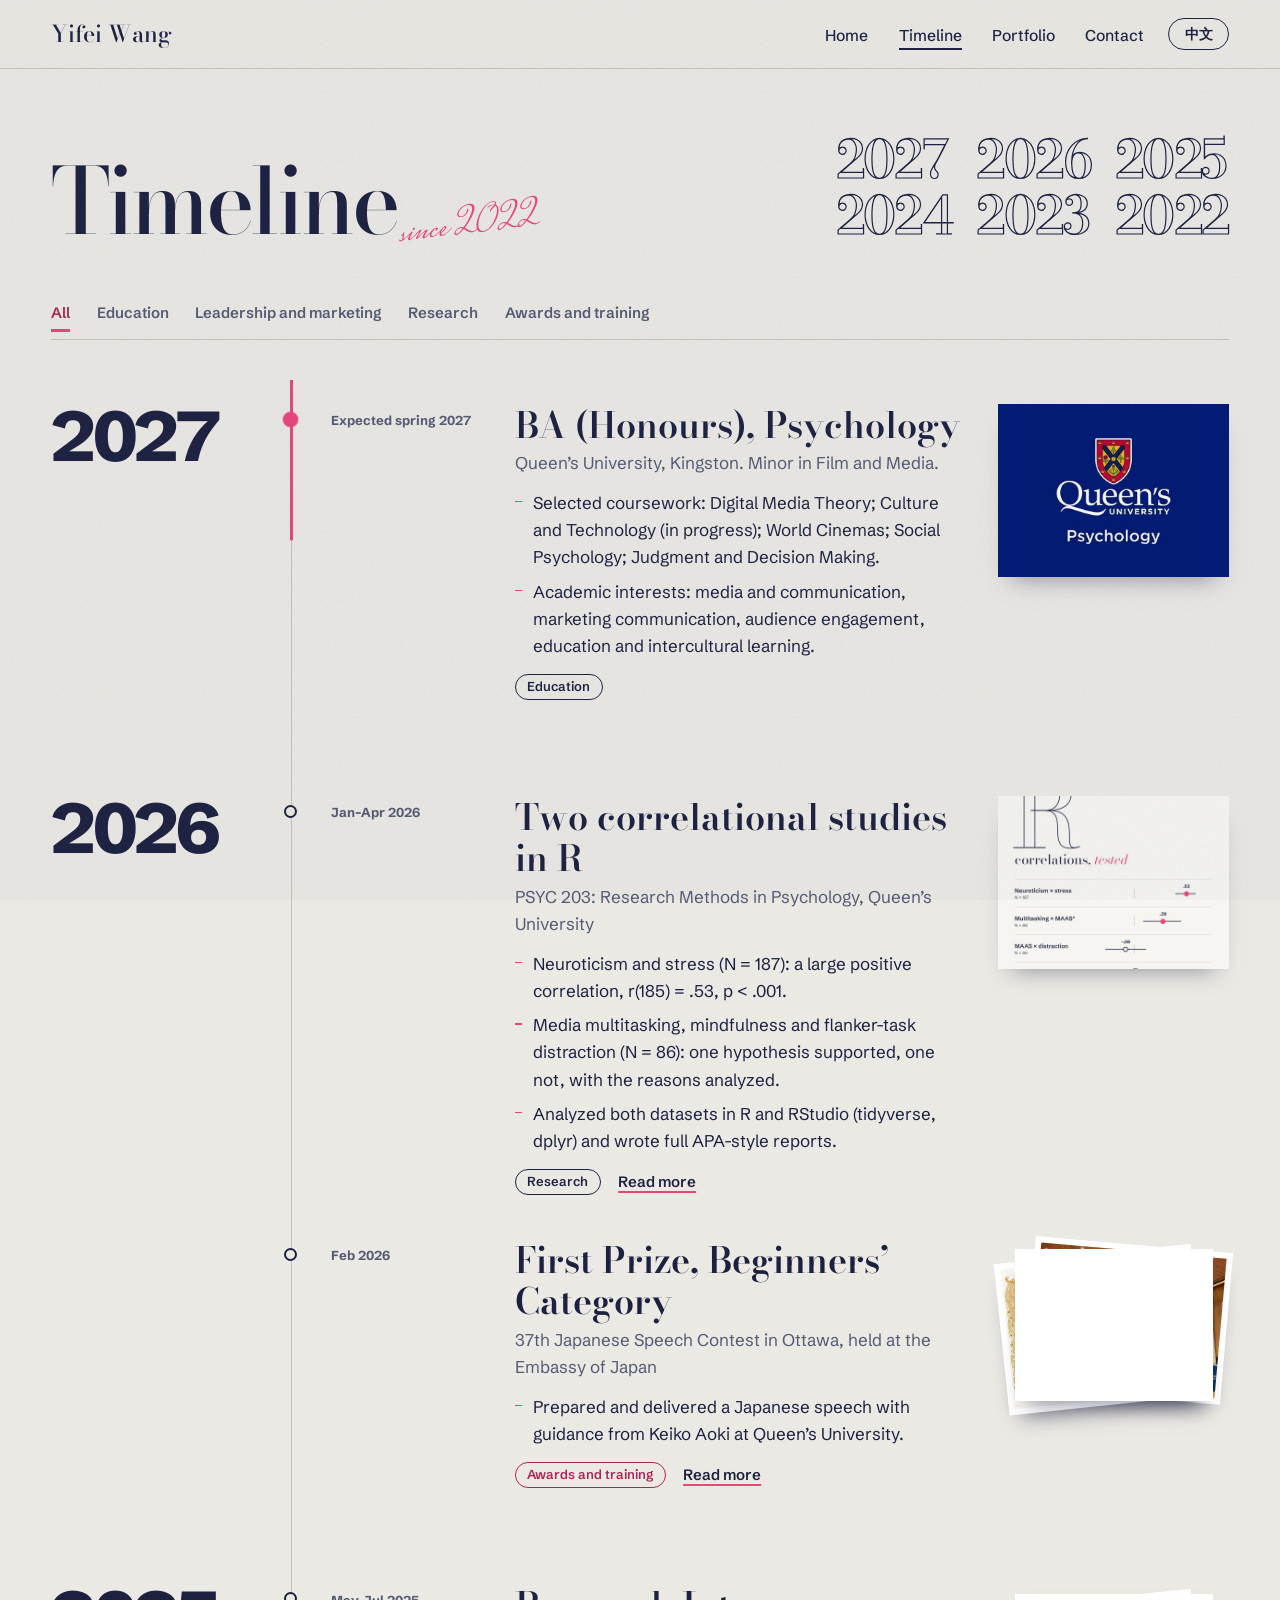
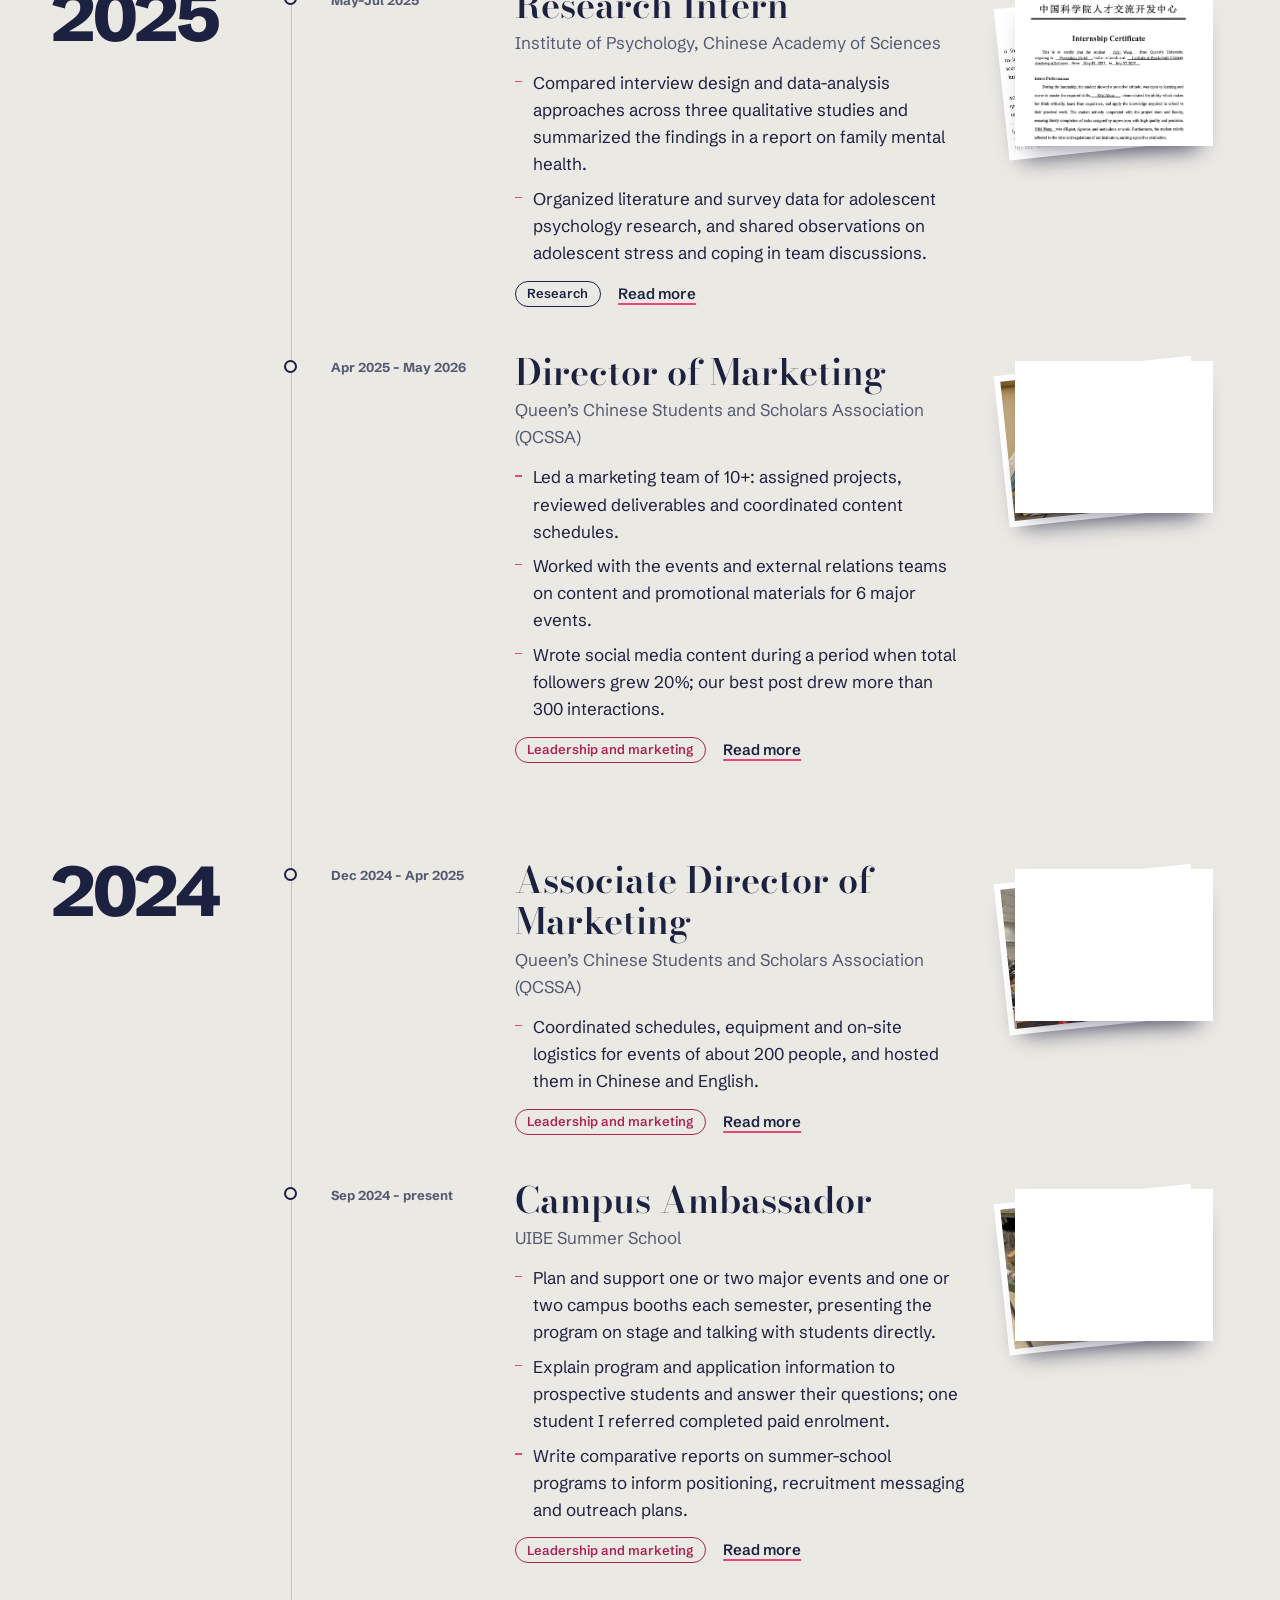
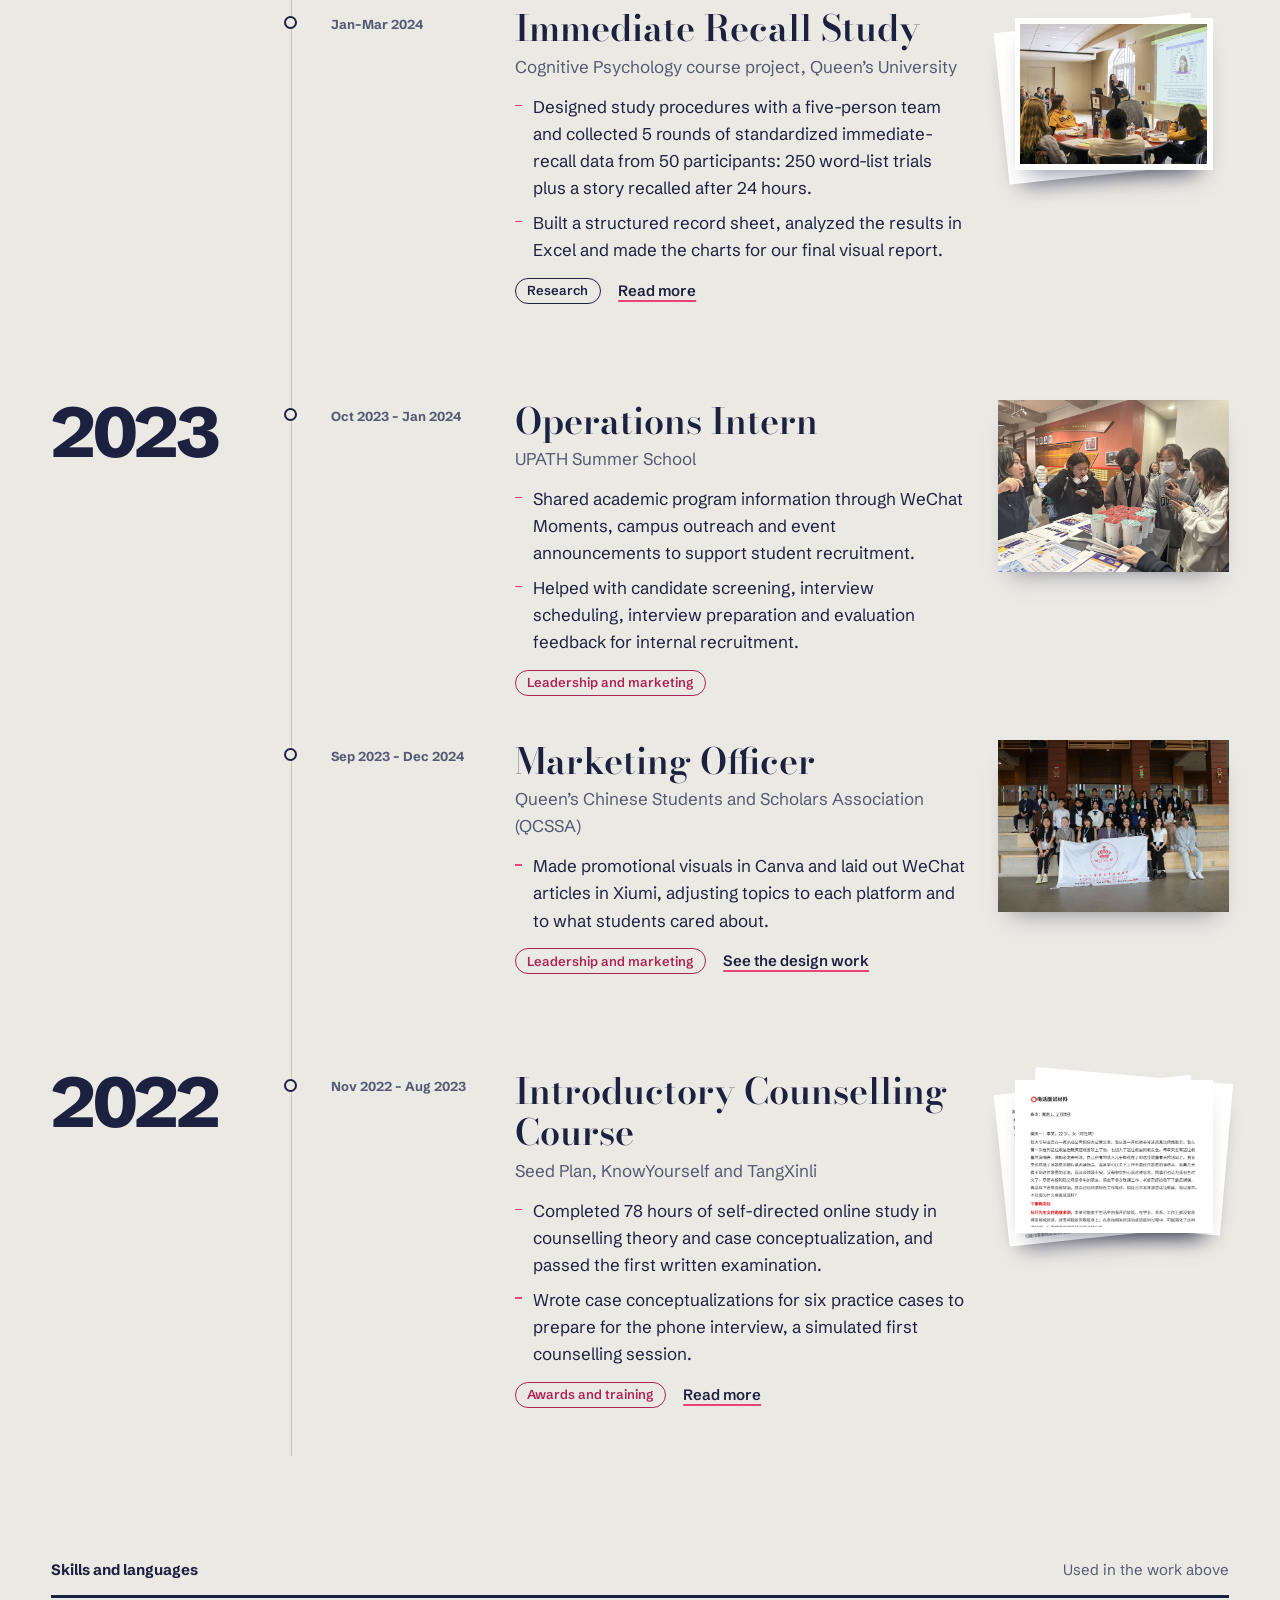
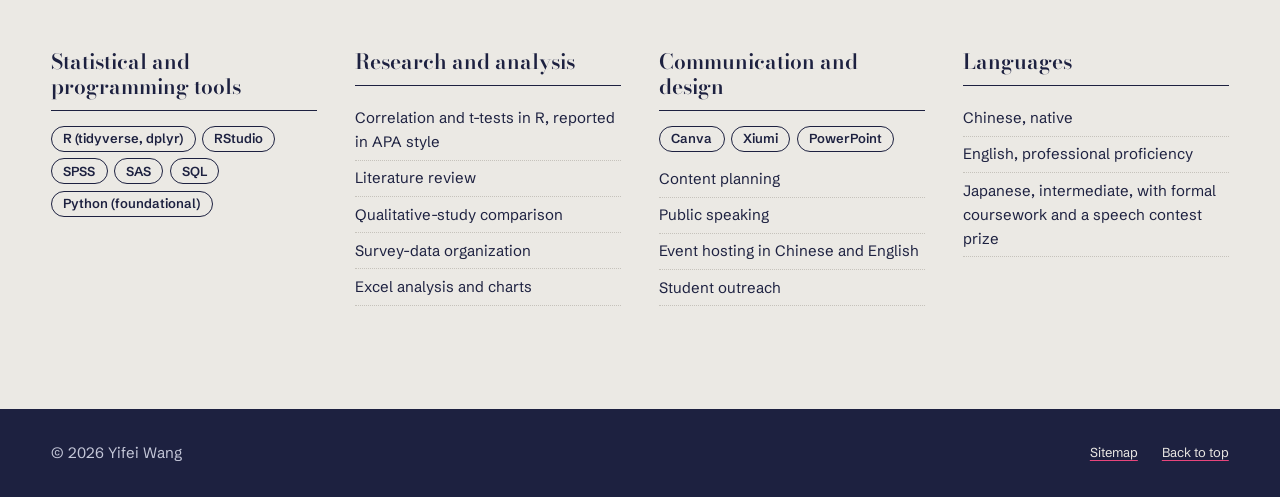
<file: timeline.html>
<!DOCTYPE html>
<html lang="en" data-ui-lang="en" data-title-en="Timeline | Yifei Wang" data-title-zh="经历 | 王奕霏">
<head>
  <!-- Yifei Wang personal site, v2.3 (2026-11-18) -->
  <meta charset="utf-8">
  <meta name="viewport" content="width=device-width, initial-scale=1">
  <title>Timeline | Yifei Wang</title>
  <meta name="description" content="Yifei Wang&#x27;s education, roles, research, training and awards since 2022: QCSSA marketing, Chinese Academy of Sciences research, UIBE outreach, skills and languages.">
  <meta name="author" content="Yifei Wang">
  <meta name="robots" content="index, follow, max-image-preview:large">
  <meta name="theme-color" content="#1e2547">
  <meta name="color-scheme" content="light">
  <link rel="canonical" href="https://yifeiwang.cc/timeline.html">
  <link rel="alternate" hreflang="en" href="https://yifeiwang.cc/timeline.html">
  <link rel="alternate" hreflang="zh-Hans" href="https://yifeiwang.cc/timeline.html?lang=zh">
  <link rel="alternate" hreflang="x-default" href="https://yifeiwang.cc/timeline.html">
  <meta property="og:type" content="website">
  <meta property="og:site_name" content="Yifei Wang">
  <meta property="og:title" content="Timeline | Yifei Wang">
  <meta property="og:description" content="Yifei Wang&#x27;s education, roles, research, training and awards since 2022: QCSSA marketing, Chinese Academy of Sciences research, UIBE outreach, skills and languages.">
  <meta property="og:url" content="https://yifeiwang.cc/timeline.html">
  <meta property="og:image" content="https://yifeiwang.cc/assets/img/og-cover.png">
  <meta property="og:image:width" content="1200">
  <meta property="og:image:height" content="630">
  <meta property="og:locale" content="en_CA">
  <meta property="og:locale:alternate" content="zh_CN">
  <meta name="twitter:card" content="summary_large_image">
  <meta name="twitter:title" content="Timeline | Yifei Wang">
  <meta name="twitter:description" content="Yifei Wang&#x27;s education, roles, research, training and awards since 2022: QCSSA marketing, Chinese Academy of Sciences research, UIBE outreach, skills and languages.">
  <meta name="twitter:image" content="https://yifeiwang.cc/assets/img/og-cover.png">
  <link rel="icon" href="assets/img/favicon.svg" type="image/svg+xml">
  <link rel="icon" href="assets/img/favicon-32.png" sizes="32x32" type="image/png">
  <link rel="apple-touch-icon" href="assets/img/apple-touch-icon.png">
  <link rel="manifest" href="site.webmanifest">
  <link rel="sitemap" type="application/xml" href="sitemap.xml">
  <link rel="preload" href="assets/fonts/bodoni-moda-opsz.woff2" as="font" type="font/woff2" crossorigin>
  <link rel="preload" href="assets/fonts/schibsted-grotesk.woff2" as="font" type="font/woff2" crossorigin>
  <link rel="stylesheet" href="css/style.css?v=2.3">
  <script>(function(){var l="en";try{var p=new URLSearchParams(location.search).get("lang");if(p==="zh"||p==="en"){l=p;localStorage.setItem("yw-lang",p);}else{var s=localStorage.getItem("yw-lang");if(s==="zh"||s==="en")l=s;}}catch(e){}var d=document.documentElement;d.setAttribute("data-ui-lang",l);if(l==="zh")d.lang="zh-Hans";})();</script>
</head>
<body>
  <a class="skip-link" href="#main"><span data-lang="en">Skip to content</span><span data-lang="zh">跳到正文</span></a>
  <header class="site-header">
    <div class="wrap site-header__inner">
      <a class="brand" href="index.html" aria-label="Yifei Wang, home"><span class="brand__en">Yifei Wang</span></a>
      <nav class="site-nav" id="site-nav" aria-label="Main"><ul><li><a href="index.html"><span data-lang="en">Home</span><span data-lang="zh">首页</span></a></li><li><a href="timeline.html" aria-current="page"><span data-lang="en">Timeline</span><span data-lang="zh">经历</span></a></li><li><a href="portfolio.html"><span data-lang="en">Portfolio</span><span data-lang="zh">作品</span></a></li><li><a href="contact.html"><span data-lang="en">Contact</span><span data-lang="zh">联系</span></a></li></ul></nav>
      <button class="lang-toggle" type="button" aria-label="切换到中文"><span data-lang="en">中文</span><span data-lang="zh">EN</span></button>
      <button class="menu-toggle" type="button" aria-expanded="false" aria-controls="site-nav"><span data-lang="en">Menu</span><span data-lang="zh">菜单</span></button>
    </div>
    <div class="read-progress" aria-hidden="true"></div>
  </header>

  <main id="main">
    <div class="wrap">
      <header class="page-head page-head--bare">
        
        <h1 class="page-head__title" data-split><span data-lang="en">Timeline</span><span data-lang="zh">经历</span><span class="script" data-reveal="script" aria-hidden="true">since 2022</span></h1>
        <nav class="year-index" aria-label="Jump to a year"><a href="#y2027">2027</a><a href="#y2026">2026</a><a href="#y2025">2025</a><a href="#y2024">2024</a><a href="#y2023">2023</a><a href="#y2022">2022</a></nav>
      </header>
      <div class="filters filters--sticky" role="group" aria-label="Filter timeline" data-target="#timeline" data-status="#timeline-status">
        <div class="filters__chips"><button class="chip" type="button" data-filter="all" aria-pressed="true"><span data-lang="en">All</span><span data-lang="zh">全部</span></button><button class="chip" type="button" data-filter="education" aria-pressed="false"><span data-lang="en">Education</span><span data-lang="zh">学业</span></button><button class="chip" type="button" data-filter="leadership" aria-pressed="false"><span data-lang="en">Leadership and marketing</span><span data-lang="zh">学生工作与市场</span></button><button class="chip" type="button" data-filter="research" aria-pressed="false"><span data-lang="en">Research</span><span data-lang="zh">研究</span></button><button class="chip" type="button" data-filter="awards" aria-pressed="false"><span data-lang="en">Awards and training</span><span data-lang="zh">获奖与培训</span></button></div>
        <p class="filter-status" id="timeline-status" aria-live="polite"></p>
      </div>
      <div class="timeline" id="timeline">
        <div class="timeline__rail" aria-hidden="true"></div>
        <section class="year" aria-labelledby="y2027">
          <h2 class="year__label" id="y2027">2027</h2>
          <ol class="entries" reversed>
            <li class="entry" data-tags="education">
              <p class="entry__when"><span data-lang="en">Expected spring 2027</span><span data-lang="zh">预计 2027 年春季毕业</span></p>
              <div class="entry__main">
                <h3 class="entry__title"><span data-lang="en">BA (Honours), Psychology</span><span data-lang="zh">心理学荣誉文学学士</span></h3>
                <p class="entry__org"><span data-lang="en">Queen’s University, Kingston. Minor in Film and Media.</span><span data-lang="zh">皇后大学（金斯顿），辅修电影与媒体</span></p>
                <ul class="entry__body"><li><span data-lang="en">Selected coursework: Digital Media Theory; Culture and Technology (in progress); World Cinemas; Social Psychology; Judgment and Decision Making.</span><span data-lang="zh">修过数字媒体理论、世界电影、社会心理学、判断与决策，文化与技术正在修读。</span></li><li><span data-lang="en">Academic interests: media and communication, marketing communication, audience engagement, education and intercultural learning.</span><span data-lang="zh">感兴趣的方向：媒体与传播、营销传播、受众参与、教育和跨文化学习。</span></li></ul>
                <div class="entry__foot"><span class="tag tag--ink"><span data-lang="en">Education</span><span data-lang="zh">学业</span></span></div>
              </div>
              <div class="entry__media"><span class="entry__frame"><img src="assets/img/timeline/queens-psychology.jpg" alt="Queen’s University Psychology" data-alt-zh="皇后大学心理学系" loading="lazy" decoding="async" width="800" height="1000" onerror="this.onerror=null;this.src='assets/img/placeholders/research.svg'"></span></div>
            </li>
          </ol>
        </section>
        <section class="year" aria-labelledby="y2026">
          <h2 class="year__label" id="y2026">2026</h2>
          <ol class="entries" reversed>
            <li class="entry" data-tags="research">
              <p class="entry__when"><span data-lang="en">Jan–Apr 2026</span><span data-lang="zh">2026 年 1 月至 4 月</span></p>
              <div class="entry__main">
                <h3 class="entry__title"><span data-lang="en">Two correlational studies in R</span><span data-lang="zh">两项用 R 分析的相关研究</span></h3>
                <p class="entry__org"><span data-lang="en">PSYC 203: Research Methods in Psychology, Queen’s University</span><span data-lang="zh">皇后大学 PSYC 203：心理学研究方法</span></p>
                <ul class="entry__body"><li><span data-lang="en">Neuroticism and stress (N = 187): a large positive correlation, r(185) = .53, p < .001.</span><span data-lang="zh">神经质与压力（N = 187）：较强的正相关，r(185) = .53，p < .001。</span></li><li><span data-lang="en">Media multitasking, mindfulness and flanker-task distraction (N = 86): one hypothesis supported, one not, with the reasons analyzed.</span><span data-lang="zh">媒体多任务、正念与 flanker 任务干扰（N = 86）：一个假设得到支持，一个没有，并分析了原因。</span></li><li><span data-lang="en">Analyzed both datasets in R and RStudio (tidyverse, dplyr) and wrote full APA-style reports.</span><span data-lang="zh">用 R 和 RStudio（tidyverse、dplyr）分析两份数据，并写成完整的 APA 格式报告。</span></li></ul>
                <div class="entry__foot"><span class="tag tag--ink"><span data-lang="en">Research</span><span data-lang="zh">研究</span></span><button class="entry__more" type="button" aria-haspopup="dialog" data-story="r-stats"><span data-lang="en">Read more</span><span data-lang="zh">查看详情</span><span class="visually-hidden"> Two correlational studies in R</span></button></div>
              </div>
              <button class="entry__media" type="button" aria-haspopup="dialog" data-story="r-stats"><span class="visually-hidden"><span data-lang="en">Open details: Two correlational studies in R</span><span data-lang="zh">查看详情：两项用 R 分析的相关研究</span></span><span class="entry__frame"><img src="assets/img/portfolio/r-cover.jpg" alt="Summary of the two studies and their correlations" data-alt-zh="两项研究及其相关系数概览" loading="lazy" decoding="async" width="800" height="1000" onerror="this.onerror=null;this.src='assets/img/placeholders/research.svg'"></span></button>
            </li>
            <li class="entry" data-tags="awards">
              <p class="entry__when"><span data-lang="en">Feb 2026</span><span data-lang="zh">2026 年 2 月</span></p>
              <div class="entry__main">
                <h3 class="entry__title"><span data-lang="en">First Prize, Beginners’ Category</span><span data-lang="zh">初级组一等奖</span></h3>
                <p class="entry__org"><span data-lang="en">37th Japanese Speech Contest in Ottawa, held at the Embassy of Japan</span><span data-lang="zh">第 37 届渥太华日语演讲比赛，在日本大使馆举行</span></p>
                <ul class="entry__body"><li><span data-lang="en">Prepared and delivered a Japanese speech with guidance from Keiko Aoki at Queen’s University.</span><span data-lang="zh">在皇后大学 Keiko Aoki 老师的指导下准备并完成了这场日语演讲。</span></li></ul>
                <div class="entry__foot"><span class="tag"><span data-lang="en">Awards and training</span><span data-lang="zh">获奖与培训</span></span><button class="entry__more" type="button" aria-haspopup="dialog" data-story="speech-contest"><span data-lang="en">Read more</span><span data-lang="zh">查看详情</span><span class="visually-hidden"> First Prize, Beginners’ Category</span></button></div>
              </div>
              <button class="entry__media" type="button" aria-haspopup="dialog" data-story="speech-contest"><span class="visually-hidden"><span data-lang="en">Open details: First Prize, Beginners’ Category</span><span data-lang="zh">查看详情：初级组一等奖</span></span><div class="stack" data-n="3"><span class="stack__layer" style="--r:5deg;--x:7%;--y:-3%"><img src="assets/img/portfolio/speech-group.jpg" alt="Prize winners of the 37th Japanese Speech Contest in Ottawa" data-alt-zh="第 37 届渥太华日语演讲比赛获奖者合影" loading="lazy" decoding="async" width="800" height="1000" style="object-position:50% 50%" onerror="this.onerror=null;this.src='assets/img/placeholders/languages.svg'"></span><span class="stack__layer" style="--r:-6deg;--x:-7%;--y:3%"><img src="assets/img/portfolio/speech-certificate.jpg" alt="First Prize certificate, Beginners’ Category" data-alt-zh="初级组一等奖奖状" loading="lazy" decoding="async" width="800" height="1000" style="object-position:50% 50%" onerror="this.onerror=null;this.src='assets/img/placeholders/languages.svg'"></span><span class="stack__layer stack__layer--front" style="--r:0deg;--x:0%;--y:0%"><img src="assets/img/portfolio/speech-solo.jpg" alt="Yifei holding her First Prize certificate at the Embassy of Japan" data-alt-zh="王奕霏在日本大使馆拿着一等奖奖状" loading="lazy" decoding="async" width="800" height="1000" style="object-position:50% 24%" onerror="this.onerror=null;this.src='assets/img/placeholders/languages.svg'"></span></div></button>
            </li>
          </ol>
        </section>
        <section class="year" aria-labelledby="y2025">
          <h2 class="year__label" id="y2025">2025</h2>
          <ol class="entries" reversed>
            <li class="entry" data-tags="research">
              <p class="entry__when"><span data-lang="en">May–Jul 2025</span><span data-lang="zh">2025 年 5 月至 7 月</span></p>
              <div class="entry__main">
                <h3 class="entry__title"><span data-lang="en">Research Intern</span><span data-lang="zh">研究实习生</span></h3>
                <p class="entry__org"><span data-lang="en">Institute of Psychology, Chinese Academy of Sciences</span><span data-lang="zh">中国科学院心理研究所</span></p>
                <ul class="entry__body"><li><span data-lang="en">Compared interview design and data-analysis approaches across three qualitative studies and summarized the findings in a report on family mental health.</span><span data-lang="zh">对比三项质性研究的访谈设计和数据分析方法，把结论整理成一份家庭心理健康报告。</span></li><li><span data-lang="en">Organized literature and survey data for adolescent psychology research, and shared observations on adolescent stress and coping in team discussions.</span><span data-lang="zh">为青少年心理研究整理文献和问卷数据，在组会上分享自己对青少年压力与应对方式的观察。</span></li></ul>
                <div class="entry__foot"><span class="tag tag--ink"><span data-lang="en">Research</span><span data-lang="zh">研究</span></span><button class="entry__more" type="button" aria-haspopup="dialog" data-story="family-mental-health"><span data-lang="en">Read more</span><span data-lang="zh">查看详情</span><span class="visually-hidden"> Research Intern</span></button></div>
              </div>
              <button class="entry__media" type="button" aria-haspopup="dialog" data-story="family-mental-health"><span class="visually-hidden"><span data-lang="en">Open details: Research Intern</span><span data-lang="zh">查看详情：研究实习生</span></span><div class="stack" data-n="2"><span class="stack__layer" style="--r:-6deg;--x:-7%;--y:3%"><img src="assets/img/portfolio/cas-letter-excerpt.jpg" alt="Opening of the recommendation letter" data-alt-zh="推荐信开头" loading="lazy" decoding="async" width="800" height="1000" style="object-position:50% 0%" onerror="this.onerror=null;this.src='assets/img/placeholders/research.svg'"></span><span class="stack__layer stack__layer--front" style="--r:0deg;--x:0%;--y:0%"><img src="assets/img/portfolio/cas-certificate.jpg" alt="Internship certificate from the Chinese Academy of Sciences" data-alt-zh="中国科学院实习证明" loading="lazy" decoding="async" width="800" height="1000" style="object-position:50% 0%" onerror="this.onerror=null;this.src='assets/img/placeholders/research.svg'"></span></div></button>
            </li>
            <li class="entry" data-tags="leadership">
              <p class="entry__when"><span data-lang="en">Apr 2025 – May 2026</span><span data-lang="zh">2025 年 4 月至 2026 年 5 月</span></p>
              <div class="entry__main">
                <h3 class="entry__title"><span data-lang="en">Director of Marketing</span><span data-lang="zh">市场部部长</span></h3>
                <p class="entry__org"><span data-lang="en">Queen’s Chinese Students and Scholars Association (QCSSA)</span><span data-lang="zh">皇后大学中国学生学者联合会（QCSSA）</span></p>
                <ul class="entry__body"><li><span data-lang="en">Led a marketing team of 10+: assigned projects, reviewed deliverables and coordinated content schedules.</span><span data-lang="zh">带领 10 多人的市场部，分派任务、审稿，安排各项宣传的发布时间。</span></li><li><span data-lang="en">Worked with the events and external relations teams on content and promotional materials for 6 major events.</span><span data-lang="zh">和活动部、外联部一起，为 6 场大型活动准备宣传内容和物料。</span></li><li><span data-lang="en">Wrote social media content during a period when total followers grew 20%; our best post drew more than 300 interactions.</span><span data-lang="zh">我负责内容的这段时间，账号总粉丝增长了 20%，互动最多的一条推文超过 300 次。</span></li></ul>
                <div class="entry__foot"><span class="tag"><span data-lang="en">Leadership and marketing</span><span data-lang="zh">学生工作与市场</span></span><button class="entry__more" type="button" aria-haspopup="dialog" data-story="qcssa-events"><span data-lang="en">Read more</span><span data-lang="zh">查看详情</span><span class="visually-hidden"> Director of Marketing</span></button></div>
              </div>
              <button class="entry__media" type="button" aria-haspopup="dialog" data-story="qcssa-events"><span class="visually-hidden"><span data-lang="en">Open details: Director of Marketing</span><span data-lang="zh">查看详情：市场部部长</span></span><div class="stack" data-n="2"><span class="stack__layer" style="--r:-6deg;--x:-7%;--y:3%"><img src="assets/img/portfolio/event-team-hanfu.jpg" alt="QCSSA members in hanfu at a Spring Festival event" data-alt-zh="QCSSA 成员穿汉服在春节活动上合影" loading="lazy" decoding="async" width="800" height="1000" style="object-position:50% 50%" onerror="this.onerror=null;this.src='assets/img/placeholders/media.svg'"></span><span class="stack__layer stack__layer--front" style="--r:0deg;--x:0%;--y:0%"><img src="assets/img/portfolio/event-midautumn-cruise.jpg" alt="QCSSA members on the Mid-Autumn cruise" data-alt-zh="QCSSA 成员在中秋游轮上合影" loading="lazy" decoding="async" width="800" height="1000" style="object-position:50% 40%" onerror="this.onerror=null;this.src='assets/img/placeholders/media.svg'"></span></div></button>
            </li>
          </ol>
        </section>
        <section class="year" aria-labelledby="y2024">
          <h2 class="year__label" id="y2024">2024</h2>
          <ol class="entries" reversed>
            <li class="entry" data-tags="leadership">
              <p class="entry__when"><span data-lang="en">Dec 2024 – Apr 2025</span><span data-lang="zh">2024 年 12 月至 2025 年 4 月</span></p>
              <div class="entry__main">
                <h3 class="entry__title"><span data-lang="en">Associate Director of Marketing</span><span data-lang="zh">市场部副部长</span></h3>
                <p class="entry__org"><span data-lang="en">Queen’s Chinese Students and Scholars Association (QCSSA)</span><span data-lang="zh">皇后大学中国学生学者联合会（QCSSA）</span></p>
                <ul class="entry__body"><li><span data-lang="en">Coordinated schedules, equipment and on-site logistics for events of about 200 people, and hosted them in Chinese and English.</span><span data-lang="zh">统筹约 200 人活动的排期、设备和现场执行，并用中英文主持、带动现场。</span></li></ul>
                <div class="entry__foot"><span class="tag"><span data-lang="en">Leadership and marketing</span><span data-lang="zh">学生工作与市场</span></span><button class="entry__more" type="button" aria-haspopup="dialog" data-story="qcssa-events"><span data-lang="en">Read more</span><span data-lang="zh">查看详情</span><span class="visually-hidden"> Associate Director of Marketing</span></button></div>
              </div>
              <button class="entry__media" type="button" aria-haspopup="dialog" data-story="qcssa-events"><span class="visually-hidden"><span data-lang="en">Open details: Associate Director of Marketing</span><span data-lang="zh">查看详情：市场部副部长</span></span><div class="stack" data-n="2"><span class="stack__layer" style="--r:-6deg;--x:-7%;--y:3%"><img src="assets/img/portfolio/event-cny-dinner-a.jpg" alt="Round tables at the Spring Festival dinner" data-alt-zh="年夜饭现场的圆桌" loading="lazy" decoding="async" width="800" height="1000" style="object-position:50% 50%" onerror="this.onerror=null;this.src='assets/img/placeholders/media.svg'"></span><span class="stack__layer stack__layer--front" style="--r:0deg;--x:0%;--y:0%"><img src="assets/img/portfolio/event-cny-dinner-b.jpg" alt="About 200 students at the Spring Festival dinner" data-alt-zh="春节年夜饭现场，约 200 名同学" loading="lazy" decoding="async" width="800" height="1000" style="object-position:50% 50%" onerror="this.onerror=null;this.src='assets/img/placeholders/media.svg'"></span></div></button>
            </li>
            <li class="entry" data-tags="leadership">
              <p class="entry__when"><span data-lang="en">Sep 2024 – present</span><span data-lang="zh">2024 年 9 月至今</span></p>
              <div class="entry__main">
                <h3 class="entry__title"><span data-lang="en">Campus Ambassador</span><span data-lang="zh">校园大使</span></h3>
                <p class="entry__org"><span data-lang="en">UIBE Summer School</span><span data-lang="zh">对外经济贸易大学暑期学校（UIBE）</span></p>
                <ul class="entry__body"><li><span data-lang="en">Plan and support one or two major events and one or two campus booths each semester, presenting the program on stage and talking with students directly.</span><span data-lang="zh">每学期策划并参与一到两场大型活动、一到两次校园摆摊，既上台宣讲，也和同学面对面交流。</span></li><li><span data-lang="en">Explain program and application information to prospective students and answer their questions; one student I referred completed paid enrolment.</span><span data-lang="zh">给有意向的同学讲解项目和申请流程、回答问题；我推荐的一位同学已经付费报名。</span></li><li><span data-lang="en">Write comparative reports on summer-school programs to inform positioning, recruitment messaging and outreach plans.</span><span data-lang="zh">撰写暑期项目对比报告，供项目定位、招生文案和推广计划参考。</span></li></ul>
                <div class="entry__foot"><span class="tag"><span data-lang="en">Leadership and marketing</span><span data-lang="zh">学生工作与市场</span></span><button class="entry__more" type="button" aria-haspopup="dialog" data-story="uibe-outreach"><span data-lang="en">Read more</span><span data-lang="zh">查看详情</span><span class="visually-hidden"> Campus Ambassador</span></button></div>
              </div>
              <button class="entry__media" type="button" aria-haspopup="dialog" data-story="uibe-outreach"><span class="visually-hidden"><span data-lang="en">Open details: Campus Ambassador</span><span data-lang="zh">查看详情：校园大使</span></span><div class="stack" data-n="2"><span class="stack__layer" style="--r:-6deg;--x:-7%;--y:3%"><img src="assets/img/portfolio/uibe-02.jpg" alt="Gifts and prizes for the info session" data-alt-zh="宣讲会的礼品和奖品" loading="lazy" decoding="async" width="800" height="1000" style="object-position:50% 50%" onerror="this.onerror=null;this.src='assets/img/placeholders/media.svg'"></span><span class="stack__layer stack__layer--front" style="--r:0deg;--x:0%;--y:0%"><img src="assets/img/portfolio/uibe-01.jpg" alt="Snack table with the UIBE Summer School banner at an info session" data-alt-zh="UIBE 国际暑校宣讲会的零食桌和横幅" loading="lazy" decoding="async" width="800" height="1000" style="object-position:50% 50%" onerror="this.onerror=null;this.src='assets/img/placeholders/media.svg'"></span></div></button>
            </li>
            <li class="entry" data-tags="research">
              <p class="entry__when"><span data-lang="en">Jan–Mar 2024</span><span data-lang="zh">2024 年 1 月至 3 月</span></p>
              <div class="entry__main">
                <h3 class="entry__title"><span data-lang="en">Immediate Recall Study</span><span data-lang="zh">即时回忆实验</span></h3>
                <p class="entry__org"><span data-lang="en">Cognitive Psychology course project, Queen’s University</span><span data-lang="zh">皇后大学认知心理学课程项目</span></p>
                <ul class="entry__body"><li><span data-lang="en">Designed study procedures with a five-person team and collected 5 rounds of standardized immediate-recall data from 50 participants: 250 word-list trials plus a story recalled after 24 hours.</span><span data-lang="zh">五人小组一起设计实验流程，从 50 名参与者那里收集了 5 轮标准化的即时回忆数据：250 次词表回忆，外加一段 24 小时后回忆的故事。</span></li><li><span data-lang="en">Built a structured record sheet, analyzed the results in Excel and made the charts for our final visual report.</span><span data-lang="zh">设计结构化记录表，用 Excel 整理分析结果，并为最终报告制作图表。</span></li></ul>
                <div class="entry__foot"><span class="tag tag--ink"><span data-lang="en">Research</span><span data-lang="zh">研究</span></span><button class="entry__more" type="button" aria-haspopup="dialog" data-story="recall-study"><span data-lang="en">Read more</span><span data-lang="zh">查看详情</span><span class="visually-hidden"> Immediate Recall Study</span></button></div>
              </div>
              <button class="entry__media" type="button" aria-haspopup="dialog" data-story="recall-study"><span class="visually-hidden"><span data-lang="en">Open details: Immediate Recall Study</span><span data-lang="zh">查看详情：即时回忆实验</span></span><div class="stack" data-n="2"><span class="stack__layer" style="--r:-6deg;--x:-7%;--y:3%"><img src="assets/img/portfolio/recall-sheet-story.jpg" alt="Story response sheet, filled in 24 hours later" data-alt-zh="故事回忆记录表，24 小时后填写" loading="lazy" decoding="async" width="800" height="1000" style="object-position:0% 0%" onerror="this.onerror=null;this.src='assets/img/placeholders/research.svg'"></span><span class="stack__layer stack__layer--front" style="--r:0deg;--x:0%;--y:0%"><img src="assets/img/portfolio/recall-01.jpg" alt="Students at round tables during a psychology presentation at Queen’s" data-alt-zh="皇后大学心理学课堂展示现场" loading="lazy" decoding="async" width="800" height="1000" style="object-position:50% 50%" onerror="this.onerror=null;this.src='assets/img/placeholders/research.svg'"></span></div></button>
            </li>
          </ol>
        </section>
        <section class="year" aria-labelledby="y2023">
          <h2 class="year__label" id="y2023">2023</h2>
          <ol class="entries" reversed>
            <li class="entry" data-tags="leadership">
              <p class="entry__when"><span data-lang="en">Oct 2023 – Jan 2024</span><span data-lang="zh">2023 年 10 月至 2024 年 1 月</span></p>
              <div class="entry__main">
                <h3 class="entry__title"><span data-lang="en">Operations Intern</span><span data-lang="zh">运营实习生</span></h3>
                <p class="entry__org"><span data-lang="en">UPATH Summer School</span><span data-lang="zh">UPATH 暑期学校</span></p>
                <ul class="entry__body"><li><span data-lang="en">Shared academic program information through WeChat Moments, campus outreach and event announcements to support student recruitment.</span><span data-lang="zh">通过朋友圈、校园宣传和活动通知介绍学术项目，协助招生。</span></li><li><span data-lang="en">Helped with candidate screening, interview scheduling, interview preparation and evaluation feedback for internal recruitment.</span><span data-lang="zh">协助内部招聘：筛选候选人、安排面试、准备面试材料、汇总评估反馈。</span></li></ul>
                <div class="entry__foot"><span class="tag"><span data-lang="en">Leadership and marketing</span><span data-lang="zh">学生工作与市场</span></span></div>
              </div>
              <div class="entry__media"><span class="entry__frame"><img src="assets/img/timeline/upath-booth.jpg" alt="Students at a UPATH Summer School info booth on campus" data-alt-zh="UPATH 暑期学校的校园宣传摊位" loading="lazy" decoding="async" width="800" height="1000" onerror="this.onerror=null;this.src='assets/img/placeholders/media.svg'"></span></div>
            </li>
            <li class="entry" data-tags="leadership">
              <p class="entry__when"><span data-lang="en">Sep 2023 – Dec 2024</span><span data-lang="zh">2023 年 9 月至 2024 年 12 月</span></p>
              <div class="entry__main">
                <h3 class="entry__title"><span data-lang="en">Marketing Officer</span><span data-lang="zh">市场部干事</span></h3>
                <p class="entry__org"><span data-lang="en">Queen’s Chinese Students and Scholars Association (QCSSA)</span><span data-lang="zh">皇后大学中国学生学者联合会（QCSSA）</span></p>
                <ul class="entry__body"><li><span data-lang="en">Made promotional visuals in Canva and laid out WeChat articles in Xiumi, adjusting topics to each platform and to what students cared about.</span><span data-lang="zh">用 Canva 做宣传图，用秀米排版公众号文章，根据平台特点和同学们关心的话题调整内容。</span></li></ul>
                <div class="entry__foot"><span class="tag"><span data-lang="en">Leadership and marketing</span><span data-lang="zh">学生工作与市场</span></span><a class="entry__more" href="qcssa.html"><span data-lang="en">See the design work</span><span data-lang="zh">看设计作品</span></a></div>
              </div>
              <div class="entry__media"><span class="entry__frame"><img src="assets/img/portfolio/qcssa-team-banner.jpg" alt="QCSSA members with the association banner" data-alt-zh="QCSSA 成员和会旗合影" loading="lazy" decoding="async" width="800" height="1000" onerror="this.onerror=null;this.src='assets/img/placeholders/media.svg'"></span></div>
            </li>
          </ol>
        </section>
        <section class="year" aria-labelledby="y2022">
          <h2 class="year__label" id="y2022">2022</h2>
          <ol class="entries" reversed>
            <li class="entry" data-tags="awards">
              <p class="entry__when"><span data-lang="en">Nov 2022 – Aug 2023</span><span data-lang="zh">2022 年 11 月至 2023 年 8 月</span></p>
              <div class="entry__main">
                <h3 class="entry__title"><span data-lang="en">Introductory Counselling Course</span><span data-lang="zh">心理咨询入门课程</span></h3>
                <p class="entry__org"><span data-lang="en">Seed Plan, KnowYourself and TangXinli</span><span data-lang="zh">Seed Plan（KnowYourself 与 TangXinli）</span></p>
                <ul class="entry__body"><li><span data-lang="en">Completed 78 hours of self-directed online study in counselling theory and case conceptualization, and passed the first written examination.</span><span data-lang="zh">自学 78 小时线上课程，内容是咨询理论和个案概念化，通过了第一阶段笔试。</span></li><li><span data-lang="en">Wrote case conceptualizations for six practice cases to prepare for the phone interview, a simulated first counselling session.</span><span data-lang="zh">为电话面试（模拟第一次咨询）做准备，给六个练习案例写了个案概念化。</span></li></ul>
                <div class="entry__foot"><span class="tag"><span data-lang="en">Awards and training</span><span data-lang="zh">获奖与培训</span></span><button class="entry__more" type="button" aria-haspopup="dialog" data-story="counselling-seed"><span data-lang="en">Read more</span><span data-lang="zh">查看详情</span><span class="visually-hidden"> Introductory Counselling Course</span></button></div>
              </div>
              <button class="entry__media" type="button" aria-haspopup="dialog" data-story="counselling-seed"><span class="visually-hidden"><span data-lang="en">Open details: Introductory Counselling Course</span><span data-lang="zh">查看详情：心理咨询入门课程</span></span><div class="stack" data-n="3"><span class="stack__layer" style="--r:5deg;--x:7%;--y:-3%"><img src="assets/img/portfolio/seed-title.jpg" alt="Phone interview brief, Seed Plan cohort 13" data-alt-zh="萌芽计划第十三期电话面试说明" loading="lazy" decoding="async" width="800" height="1000" style="object-position:50% 0%" onerror="this.onerror=null;this.src='assets/img/placeholders/languages.svg'"></span><span class="stack__layer" style="--r:-6deg;--x:-7%;--y:3%"><img src="assets/img/portfolio/seed-case-6.jpg" alt="Checking the criteria for specific phobia" data-alt-zh="逐条核对特定恐怖症的诊断标准" loading="lazy" decoding="async" width="800" height="1000" style="object-position:50% 0%" onerror="this.onerror=null;this.src='assets/img/placeholders/languages.svg'"></span><span class="stack__layer stack__layer--front" style="--r:0deg;--x:0%;--y:0%"><img src="assets/img/portfolio/seed-case-1.jpg" alt="Case conceptualization notes for a practice case" data-alt-zh="练习案例的个案概念化笔记" loading="lazy" decoding="async" width="800" height="1000" style="object-position:50% 0%" onerror="this.onerror=null;this.src='assets/img/placeholders/languages.svg'"></span></div></button>
            </li>
          </ol>
        </section>
      </div>
    </div>
    <section class="after-timeline wrap" aria-labelledby="skills-title">
      <div class="spread__head"><h2 id="skills-title"><span data-lang="en">Skills and languages</span><span data-lang="zh">技能与语言</span></h2><p><span data-lang="en">Used in the work above</span><span data-lang="zh">上面这些经历里用到的</span></p></div>
      
      <div class="toolkit">
        <div data-reveal>
          <h3><span data-lang="en">Statistical and programming tools</span><span data-lang="zh">统计与编程工具</span></h3>
          <ul class="chips"><li><span data-lang="en">R (tidyverse, dplyr)</span><span data-lang="zh">R（tidyverse、dplyr）</span></li><li>RStudio</li><li>SPSS</li><li>SAS</li><li>SQL</li><li><span data-lang="en">Python (foundational)</span><span data-lang="zh">Python（基础）</span></li></ul>
        </div>
        <div data-reveal style="--d:.08s">
          <h3><span data-lang="en">Research and analysis</span><span data-lang="zh">研究与分析</span></h3>
          <ul>
            <li><span data-lang="en">Correlation and t-tests in R, reported in APA style</span><span data-lang="zh">用 R 做相关与 t 检验，按 APA 格式报告</span></li>
            <li><span data-lang="en">Literature review</span><span data-lang="zh">文献综述</span></li>
            <li><span data-lang="en">Qualitative-study comparison</span><span data-lang="zh">质性研究比较</span></li>
            <li><span data-lang="en">Survey-data organization</span><span data-lang="zh">问卷数据整理</span></li>
            <li><span data-lang="en">Excel analysis and charts</span><span data-lang="zh">Excel 分析和作图</span></li>
          </ul>
        </div>
        <div data-reveal style="--d:.16s">
          <h3><span data-lang="en">Communication and design</span><span data-lang="zh">传播与设计</span></h3>
          <ul class="chips"><li>Canva</li><li><span data-lang="en">Xiumi</span><span data-lang="zh">秀米</span></li><li>PowerPoint</li></ul>
          <ul>
            <li><span data-lang="en">Content planning</span><span data-lang="zh">内容策划</span></li>
            <li><span data-lang="en">Public speaking</span><span data-lang="zh">公开演讲</span></li>
            <li><span data-lang="en">Event hosting in Chinese and English</span><span data-lang="zh">中英双语主持</span></li>
            <li><span data-lang="en">Student outreach</span><span data-lang="zh">学生招募与咨询</span></li>
          </ul>
        </div>
        <div data-reveal style="--d:.24s">
          <h3><span data-lang="en">Languages</span><span data-lang="zh">语言</span></h3>
          <ul>
            <li><span data-lang="en">Chinese, native</span><span data-lang="zh">中文：母语</span></li>
            <li><span data-lang="en">English, professional proficiency</span><span data-lang="zh">英语：工作语言水平</span></li>
            <li><span data-lang="en">Japanese, intermediate, with formal coursework and a speech contest prize</span><span data-lang="zh">日语：中级，上过正式课程，拿过演讲比赛奖项</span></li>
          </ul>
        </div>
      </div>
    </section>
    <div class="story-store"><div class="story-src" id="src-r-stats" hidden><span class="story-src__cat"><span data-lang="en">Research and writing</span><span data-lang="zh">研究与写作</span></span><h2><span data-lang="en">Two correlational studies, analyzed in R</span><span data-lang="zh">两项相关研究，用 R 完成分析</span></h2><dl class="story__facts"><div><dt><span data-lang="en">Course</span><span data-lang="zh">课程</span></dt><dd><span data-lang="en">PSYC 203: Research Methods in Psychology</span><span data-lang="zh">PSYC 203：心理学研究方法</span></dd></div><div><dt><span data-lang="en">Term</span><span data-lang="zh">学期</span></dt><dd><span data-lang="en">Winter 2026</span><span data-lang="zh">2026 年冬季</span></dd></div><div><dt><span data-lang="en">Software</span><span data-lang="zh">软件</span></dt><dd><span data-lang="en">R and RStudio (tidyverse, dplyr)</span><span data-lang="zh">R 与 RStudio（tidyverse、dplyr）</span></dd></div><div><dt><span data-lang="en">Samples</span><span data-lang="zh">样本</span></dt><dd><span data-lang="en">N = 187 and N = 86</span><span data-lang="zh">N = 187、N = 86</span></dd></div><div><dt><span data-lang="en">Analyses</span><span data-lang="zh">分析</span></dt><dd><span data-lang="en">Pearson correlation, t-tests</span><span data-lang="zh">Pearson 相关、t 检验</span></dd></div></dl><div class="story__text"><p data-lang="en">This course is where I learned to run a study end to end: write a testable hypothesis, analyze the class dataset in R, and report the results in APA style. I wrote two full reports.</p><p data-lang="zh">这门课让我完整走了一遍研究流程：提出可检验的假设，用 R 分析课程数据，再按 APA 格式写出结果。我完成了两篇完整的研究报告。</p></div><figure class="rplot">
  <ol class="rplot__rows"><li class="rplot__row is-sig" title="Study 1: neuroticism and stress: r(185) = .53, p &lt; .001, 95% CI [0.42, 0.63]"><span class="rplot__label"><span data-lang="en">Study 1: neuroticism and stress</span><span data-lang="zh">研究一：神经质与压力</span></span><span class="rplot__track"><span class="rplot__ci" style="left:68.33%;right:calc(100% - 85.83%)"></span><span class="rplot__dot" style="left:77.83%"></span></span><span class="rplot__stat">r(185) = .53, p < .001</span></li><li class="rplot__row is-sig" title="Study 2: media multitasking and MAAS score*: r(84) = .29, p = .006, 95% CI [0.09, 0.48]"><span class="rplot__label"><span data-lang="en">Study 2: media multitasking and MAAS score*</span><span data-lang="zh">研究二：媒体多任务与 MAAS 分数*</span></span><span class="rplot__track"><span class="rplot__ci" style="left:40.83%;right:calc(100% - 73.33%)"></span><span class="rplot__dot" style="left:57.75%"></span></span><span class="rplot__stat">r(84) = .29, p = .006</span></li><li class="rplot__row" title="Study 2: MAAS score and flanker distraction: r(84) = −.09, p = .398, 95% CI [-0.30, 0.12]"><span class="rplot__label"><span data-lang="en">Study 2: MAAS score and flanker distraction</span><span data-lang="zh">研究二：MAAS 分数与 flanker 干扰</span></span><span class="rplot__track"><span class="rplot__ci" style="left:8.33%;right:calc(100% - 43.33%)"></span><span class="rplot__dot" style="left:25.67%"></span></span><span class="rplot__stat">r(84) = −.09, p = .398</span></li><li class="rplot__row" title="Study 2: media multitasking and flanker distraction: r(84) = −.01, n.s., 95% CI [-0.22, 0.20]"><span class="rplot__label"><span data-lang="en">Study 2: media multitasking and flanker distraction</span><span data-lang="zh">研究二：媒体多任务与 flanker 干扰</span></span><span class="rplot__track"><span class="rplot__ci" style="left:15.00%;right:calc(100% - 50.00%)"></span><span class="rplot__dot" style="left:32.58%"></span></span><span class="rplot__stat">r(84) = −.01, n.s.</span></li></ol>
  <div class="rplot__axis" aria-hidden="true"><span class="rplot__label"></span><span class="rplot__ticks" style="--zero:33.33%"><span style="left:0.00%">−.4</span><span style="left:16.67%">−.2</span><span style="left:33.33%">0</span><span style="left:50.00%">.2</span><span style="left:66.67%">.4</span><span style="left:83.33%">.6</span><span style="left:100.00%">.8</span></span><span class="rplot__stat"></span></div>
  <figcaption><span data-lang="en">Pearson correlations with 95% confidence intervals, worked out from each r and sample size. Filled dots: p < .05. *A higher MAAS score in this dataset means lower mindfulness.</span><span data-lang="zh">Pearson 相关系数及 95% 置信区间（由 r 和样本量计算）。实心点：p < .05。*本数据集中 MAAS 分数越高，正念水平越低。</span></figcaption>
</figure><h3 class="story__sub"><span data-lang="en">Study 1: neuroticism and stress</span><span data-lang="zh">研究一：神经质与压力</span></h3><div class="story__text"><p data-lang="en">Hypothesis: students higher in neuroticism report more stress. Neuroticism came from the Big Five Inventory and stress from the DASS-21 stress subscale. Across 187 undergraduates the correlation was large and positive, r(185) = .53, p < .001, in line with diary and appraisal studies of how neurotic people perceive everyday stressors.</p><p data-lang="zh">假设：神经质越高的学生，报告的压力越大。神经质用大五人格量表（BFI）测量，压力用 DASS-21 的压力分量表。在 187 名本科生中，两者呈较强的正相关，r(185) = .53，p < .001，和以往日记研究、认知评价研究的结论一致。</p></div><h3 class="story__sub"><span data-lang="en">Study 2: media multitasking, mindfulness and distraction</span><span data-lang="zh">研究二：媒体多任务、正念与注意干扰</span></h3><div class="story__text"><p data-lang="en">Three measures and two hypotheses: a media-multitasking questionnaire, the Mindful Attention Awareness Scale (MAAS), and an Eriksen flanker task, which measures how much irrelevant information slows a response. Heavier media multitaskers reported lower mindfulness, r(84) = .29, p = .006. Mindfulness did not predict flanker distraction, r(84) = −.09, p = .398.</p><p data-lang="zh">三个测量、两个假设：媒体多任务问卷、正念注意觉知量表（MAAS），以及 Eriksen flanker 任务（测量无关信息会让反应慢多少）。媒体多任务越频繁，正念水平越低，r(84) = .29，p = .006；正念与 flanker 干扰没有显著关系，r(84) = −.09，p = .398。</p><p data-lang="en">The report explains the null result instead of hiding it: self-report and behavioural measures often capture different parts of attention (Dang et al., 2020), the sample was modest, and the distraction scores varied widely. In this dataset a higher MAAS score meant lower mindfulness, so every result had to keep the score and the construct apart to get the direction right.</p><p data-lang="zh">报告没有回避不显著的结果，而是分析原因：自评量表和行为任务测到的往往是注意的不同侧面（Dang et al., 2020），样本量有限，干扰分数的波动也很大。本数据集的 MAAS 分数是反向计分的，分数越高代表正念越低，所以每个结论都要把“分数”和“构念”分开，方向才不会写反。</p></div><h3 class="story__sub"><span data-lang="en">R, week by week</span><span data-lang="zh">每周实验课里的 R</span></h3><div class="story__text"><ul><li><span data-lang="en">Imported and checked data with read.csv(), str() and is.na() for missing values.</span><span data-lang="zh">用 read.csv() 导入数据，用 str() 检查变量类型，用 is.na() 找缺失值。</span></li><li><span data-lang="en">Reverse-coded items with recode() from the tidyverse and built scale totals.</span><span data-lang="zh">用 tidyverse 的 recode() 反向计分，再合成量表总分。</span></li><li><span data-lang="en">Summarized groups (means, SDs) with dplyr.</span><span data-lang="zh">用 dplyr 按组计算均值和标准差。</span></li><li><span data-lang="en">Ran one-sample, paired and independent t-tests with t.test() and Pearson correlations with cor.test().</span><span data-lang="zh">用 t.test() 做单样本、配对和独立样本 t 检验，用 cor.test() 做 Pearson 相关。</span></li><li><span data-lang="en">Reported every result in APA format and cited R and its packages.</span><span data-lang="zh">按 APA 格式报告结果，并规范引用 R 及所用的包。</span></li></ul></div></div><div class="story-src" id="src-speech-contest" hidden><span class="story-src__cat"><span data-lang="en">Languages</span><span data-lang="zh">语言</span></span><h2><span data-lang="en">37th Japanese Speech Contest in Ottawa</span><span data-lang="zh">第 37 届渥太华日语演讲比赛</span></h2><dl class="story__facts"><div><dt><span data-lang="en">Result</span><span data-lang="zh">结果</span></dt><dd><span data-lang="en">First Prize, Beginners’ Category</span><span data-lang="zh">初级组一等奖</span></dd></div><div><dt><span data-lang="en">Venue</span><span data-lang="zh">地点</span></dt><dd><span data-lang="en">Embassy of Japan, Ottawa</span><span data-lang="zh">渥太华，日本大使馆</span></dd></div><div><dt><span data-lang="en">Date</span><span data-lang="zh">时间</span></dt><dd><span data-lang="en">28 February 2026</span><span data-lang="zh">2026 年 2 月 28 日</span></dd></div><div><dt><span data-lang="en">Guidance</span><span data-lang="zh">指导老师</span></dt><dd><span data-lang="en">Keiko Aoki, Queen’s University</span><span data-lang="zh">Keiko Aoki（皇后大学）</span></dd></div></dl><div class="story__text"><p data-lang="en">I entered as a beginner and gave a prepared speech in Japanese, written and rehearsed with guidance from Keiko Aoki at Queen’s University.</p><p data-lang="zh">我以初学者身份参赛，在皇后大学 Keiko Aoki 老师的指导下写稿、排练，完成了一场日语演讲。</p></div><div class="plates"><div class="plates__row" style="--cols:1.333fr"><figure><img src="assets/img/portfolio/speech-group.jpg" alt="Prize winners and organizers on stage at the Embassy of Japan" data-alt-zh="获奖者和主办方在日本大使馆台上合影" loading="lazy" decoding="async" width="1600" height="1200" onerror="this.onerror=null;this.src='assets/img/placeholders/languages.svg'"><figcaption><span data-lang="en">Prize winners on stage at the Embassy of Japan</span><span data-lang="zh">获奖者在日本大使馆台上合影</span></figcaption></figure></div><div class="plates__row" style="--cols:0.750fr 1.333fr"><figure><img src="assets/img/portfolio/speech-solo.jpg" alt="Yifei holding her certificate in front of the Canadian and Japanese flags" data-alt-zh="王奕霏拿着奖状站在加拿大和日本国旗前" loading="lazy" decoding="async" width="1100" height="1466" onerror="this.onerror=null;this.src='assets/img/placeholders/languages.svg'"><figcaption><span data-lang="en">With the certificate</span><span data-lang="zh">领奖后</span></figcaption></figure><figure><img src="assets/img/portfolio/speech-certificate.jpg" alt="Certificate: First Prize, Beginners’ Category, 37th Japanese Speech Contest in Ottawa, 28 February 2026" data-alt-zh="奖状：第 37 届渥太华日语演讲比赛初级组一等奖，2026 年 2 月 28 日" loading="lazy" decoding="async" width="1400" height="1050" onerror="this.onerror=null;this.src='assets/img/placeholders/languages.svg'"><figcaption><span data-lang="en">The certificate</span><span data-lang="zh">奖状</span></figcaption></figure></div></div></div><div class="story-src" id="src-family-mental-health" hidden><span class="story-src__cat"><span data-lang="en">Research and writing</span><span data-lang="zh">研究与写作</span></span><h2><span data-lang="en">Research internship at the Chinese Academy of Sciences</span><span data-lang="zh">中国科学院心理研究所研究实习</span></h2><dl class="story__facts"><div><dt><span data-lang="en">Role</span><span data-lang="zh">职务</span></dt><dd><span data-lang="en">Research Intern</span><span data-lang="zh">研究实习生</span></dd></div><div><dt><span data-lang="en">Where</span><span data-lang="zh">机构</span></dt><dd><span data-lang="en">Institute of Psychology, Chinese Academy of Sciences</span><span data-lang="zh">中国科学院心理研究所</span></dd></div><div><dt><span data-lang="en">Dates</span><span data-lang="zh">时间</span></dt><dd><span data-lang="en">7 May – 7 July 2025</span><span data-lang="zh">2025 年 5 月 7 日至 7 月 7 日</span></dd></div><div><dt><span data-lang="en">Supervisor</span><span data-lang="zh">导师</span></dt><dd><span data-lang="en">Prof. Zhanbiao Shi</span><span data-lang="zh">史占彪教授</span></dd></div><div><dt><span data-lang="en">Focus</span><span data-lang="zh">方向</span></dt><dd><span data-lang="en">Adolescent psychology, family mental health</span><span data-lang="zh">青少年心理、家庭心理健康</span></dd></div></dl><div class="story__text"><p data-lang="en">I compared how three qualitative studies designed their interviews and analyzed their data, then wrote a report pulling together what they found about family mental health.</p><p data-lang="zh">我对比了三项质性研究在访谈设计和数据分析上的做法，再把它们关于家庭心理健康的发现写成一份报告。</p><p data-lang="en">I also organized literature and survey data for adolescent psychology research and brought my observations on adolescent stress and coping to team discussions.</p><p data-lang="zh">我还为青少年心理研究整理文献和问卷数据，并在组会上分享对青少年压力与应对方式的观察。</p></div><h3 class="story__sub"><span data-lang="en">From my supervisor’s recommendation letter</span><span data-lang="zh">导师推荐信摘录</span></h3><figure class="quotes"><blockquote><p><span data-lang="en">“When we talked about the psychological pressure of adolescents, she combined the knowledge she had learned and the cases she had come into contact with to analyze the possible causes and put forward some constructive suggestions.”</span><span data-lang="zh">“我们讨论青少年心理压力时，她结合所学知识和接触过的案例分析可能的原因，并提出了一些建设性的建议。”</span></p></blockquote><blockquote><p><span data-lang="en">“She is very empathetic, which is particularly important in the field of adolescent psychology.”</span><span data-lang="zh">“她很有同理心，这在青少年心理领域尤其重要。”</span></p></blockquote><blockquote><p><span data-lang="en">“I strongly recommend her to your graduate program without any reservation.”</span><span data-lang="zh">“我毫无保留地向贵项目推荐她。”</span></p></blockquote><figcaption><span data-lang="en">Zhanbiao Shi, Professor, Institute of Psychology, Chinese Academy of Sciences. The full letter is available on request.</span><span data-lang="zh">史占彪，中国科学院心理研究所教授。原信为英文，以上为中文译文；完整推荐信可应要求提供。</span></figcaption></figure><div class="plates"><div class="plates__row" style="--cols:0.707fr 2.137fr"><figure><img src="assets/img/portfolio/cas-certificate.jpg" alt="Internship certificate from the Chinese Academy of Sciences Talent Exchange and Development Center" data-alt-zh="中国科学院人才交流开发中心出具的实习证明" loading="lazy" decoding="async" width="855" height="1210" onerror="this.onerror=null;this.src='assets/img/placeholders/research.svg'"><figcaption><span data-lang="en">Internship certificate, 18 August 2025</span><span data-lang="zh">实习证明，2025 年 8 月 18 日</span></figcaption></figure><figure><img src="assets/img/portfolio/cas-letter-excerpt.jpg" alt="The first two paragraphs of the recommendation letter" data-alt-zh="推荐信的前两段" loading="lazy" decoding="async" width="1011" height="473" onerror="this.onerror=null;this.src='assets/img/placeholders/research.svg'"><figcaption><span data-lang="en">Recommendation letter, first two paragraphs</span><span data-lang="zh">推荐信前两段</span></figcaption></figure></div></div><p class="note"><a href="https://mp.weixin.qq.com/s/-CvXZmVSz2Hz5mw8gpcWsg" target="_blank" rel="noopener"><span data-lang="en">What I wrote at the end of the internship (WeChat article, in Chinese)</span><span data-lang="zh">实习结束时我写的感言（公众号文章）</span></a></p></div><div class="story-src" id="src-qcssa-events" hidden><span class="story-src__cat"><span data-lang="en">Media and marketing</span><span data-lang="zh">媒体与市场</span></span><h2><span data-lang="en">QCSSA events: from poster to room</span><span data-lang="zh">QCSSA 活动：从海报到现场</span></h2><dl class="story__facts"><div><dt><span data-lang="en">Role</span><span data-lang="zh">职务</span></dt><dd><span data-lang="en">Marketing officer, associate director, director</span><span data-lang="zh">市场部干事、副部长、部长</span></dd></div><div><dt><span data-lang="en">Years</span><span data-lang="zh">时间</span></dt><dd><span data-lang="en">Sep 2023 – May 2026</span><span data-lang="zh">2023 年 9 月至 2026 年 5 月</span></dd></div><div><dt><span data-lang="en">Scale</span><span data-lang="zh">规模</span></dt><dd><span data-lang="en">About 200 people per event</span><span data-lang="zh">每场约 200 人</span></dd></div><div><dt><span data-lang="en">Team</span><span data-lang="zh">团队</span></dt><dd><span data-lang="en">10+ people</span><span data-lang="zh">10 多人</span></dd></div><div><dt><span data-lang="en">Hosting</span><span data-lang="zh">主持</span></dt><dd><span data-lang="en">Chinese and English</span><span data-lang="zh">中文、英文</span></dd></div></dl><div class="story__text"><p data-lang="en">Posters and articles were half the job. The other half happened on the day: schedules, equipment, on-site logistics, and a microphone in two languages.</p><p data-lang="zh">做海报和推送只是一半工作，另一半在活动当天：排期、设备、现场执行，还有中英双语主持。</p><ul><li><span data-lang="en">Coordinated schedules, equipment and on-site logistics with the events team.</span><span data-lang="zh">和活动部一起安排排期、设备和现场执行。</span></li><li><span data-lang="en">Hosted on stage in Chinese and English and kept the audience involved during live segments.</span><span data-lang="zh">用中英文在台上主持，在互动环节调动观众。</span></li><li><span data-lang="en">As director, assigned projects to a team of 10+, reviewed their work and kept our posting schedule in step with the events and external relations teams.</span><span data-lang="zh">当部长时给 10 多人的团队分派任务、审稿，和活动部、外联部对齐发布时间。</span></li><li><span data-lang="en">Followers grew 20% while I worked on content; our best post passed 300 interactions.</span><span data-lang="zh">我做内容期间，账号粉丝增长 20%，互动最多的一条超过 300 次。</span></li></ul></div><h3 class="story__sub"><span data-lang="en">The poster, then the night</span><span data-lang="zh">先是海报，然后是现场</span></h3><div class="story__duos"><figure class="duo duo--lead"><div class="duo__photo"><img src="assets/img/portfolio/event-midautumn-cruise.jpg" alt="QCSSA members and guests on the Mid-Autumn cruise" data-alt-zh="QCSSA 成员和同学们在中秋游轮上合影" loading="lazy" decoding="async" width="800" height="1000" onerror="this.onerror=null;this.src='assets/img/placeholders/media.svg'"></div><div class="duo__poster"><img src="assets/img/qcssa/mid-autumn-cruise.jpg" alt="Poster: Mid-Autumn moon-viewing cruise, from 1 Brock Street, Kingston" data-alt-zh="海报：中秋游轮赏月，从金斯顿 Brock Street 1 号码头出发" loading="lazy" decoding="async" width="800" height="1000" onerror="this.onerror=null;this.src='assets/img/placeholders/media.svg'"></div><figcaption><span data-lang="en">Mid-Autumn moon-viewing cruise, from 1 Brock Street, Kingston</span><span data-lang="zh">中秋游轮赏月，从金斯顿 Brock Street 1 号码头出发</span></figcaption></figure><figure class="duo"><div class="duo__photo"><img src="assets/img/portfolio/event-cny-dinner-a.jpg" alt="Students at round tables during the Spring Festival dinner, with a slide introducing Jiangsu and Zhejiang dishes" data-alt-zh="春节年夜饭现场，屏幕上是苏浙菜介绍" loading="lazy" decoding="async" width="800" height="1000" onerror="this.onerror=null;this.src='assets/img/placeholders/media.svg'"></div><div class="duo__poster"><img src="assets/img/qcssa/post-cny-taste.jpg" alt="Poster: A taste of home: Spring Festival dinner, 26 January 2025" data-alt-zh="海报：舌尖上的美味：春节年夜饭，2025 年 1 月 26 日" loading="lazy" decoding="async" width="800" height="1000" onerror="this.onerror=null;this.src='assets/img/placeholders/media.svg'"></div><figcaption><span data-lang="en">A taste of home: Spring Festival dinner, 26 January 2025</span><span data-lang="zh">舌尖上的美味：春节年夜饭，2025 年 1 月 26 日</span></figcaption></figure><figure class="duo"><div class="duo__photo"><img src="assets/img/portfolio/event-halloween.jpg" alt="Students carving pumpkins in a decorated classroom" data-alt-zh="同学们在布置好的教室里雕南瓜" loading="lazy" decoding="async" width="800" height="1000" onerror="this.onerror=null;this.src='assets/img/placeholders/media.svg'"></div><div class="duo__poster"><img src="assets/img/qcssa/ig-CyzDngbLRcS.jpg" alt="Poster: Halloween Jack-O’-Lantern night" data-alt-zh="海报：万圣节南瓜灯之夜" loading="lazy" decoding="async" width="800" height="1000" onerror="this.onerror=null;this.src='assets/img/placeholders/media.svg'"></div><figcaption><span data-lang="en">Halloween Jack-O’-Lantern night</span><span data-lang="zh">万圣节南瓜灯之夜</span></figcaption></figure></div><div class="story__gallery"><figure><img src="assets/img/portfolio/event-cny-dinner-b.jpg" alt="The Spring Festival dinner from the back of the hall" data-alt-zh="从大厅后面看年夜饭现场" loading="lazy" decoding="async" width="800" height="1000" onerror="this.onerror=null;this.src='assets/img/placeholders/media.svg'"><figcaption><span data-lang="en">The Spring Festival dinner from the back of the hall</span><span data-lang="zh">从大厅后面看年夜饭现场</span></figcaption></figure><figure><img src="assets/img/portfolio/event-team-hanfu.jpg" alt="QCSSA members, many in hanfu, at a Spring Festival event" data-alt-zh="QCSSA 成员在春节活动上合影，不少人穿了汉服" loading="lazy" decoding="async" width="800" height="1000" onerror="this.onerror=null;this.src='assets/img/placeholders/media.svg'"><figcaption><span data-lang="en">QCSSA members, many in hanfu, at a Spring Festival event</span><span data-lang="zh">QCSSA 成员在春节活动上合影，不少人穿了汉服</span></figcaption></figure><figure><img src="assets/img/portfolio/event-partner-booth.jpg" alt="A partner brand’s booth at a QCSSA event" data-alt-zh="QCSSA 活动上的合作品牌展位" loading="lazy" decoding="async" width="800" height="1000" onerror="this.onerror=null;this.src='assets/img/placeholders/media.svg'"><figcaption><span data-lang="en">A partner brand’s booth at a QCSSA event</span><span data-lang="zh">QCSSA 活动上的合作品牌展位</span></figcaption></figure></div><p class="note"><a href="qcssa.html"><span data-lang="en">The design work for these events is in the QCSSA case study: WeChat articles, graphic posts and Instagram</span><span data-lang="zh">这些活动的设计作品在 QCSSA 案例页：公众号推送、图文海报和 Instagram</span></a></p></div><div class="story-src" id="src-uibe-outreach" hidden><span class="story-src__cat"><span data-lang="en">Media and marketing</span><span data-lang="zh">媒体与市场</span></span><h2><span data-lang="en">UIBE Summer School outreach</span><span data-lang="zh">UIBE 暑期学校推广</span></h2><dl class="story__facts"><div><dt><span data-lang="en">Role</span><span data-lang="zh">职务</span></dt><dd><span data-lang="en">Campus Ambassador</span><span data-lang="zh">校园大使</span></dd></div><div><dt><span data-lang="en">Each semester</span><span data-lang="zh">每学期</span></dt><dd><span data-lang="en">1–2 events and 1–2 booths</span><span data-lang="zh">1 到 2 场活动，1 到 2 次摆摊</span></dd></div><div><dt><span data-lang="en">Result</span><span data-lang="zh">成果</span></dt><dd><span data-lang="en">One referred student enrolled</span><span data-lang="zh">推荐一人完成报名</span></dd></div></dl><div class="story__text"><p data-lang="en">The job is part event promotion and part advising: I explain programs and the application process to prospective students and answer their questions.</p><p data-lang="zh">这份工作一部分是活动推广，一部分是咨询：给有意向的同学讲解项目和申请流程，回答他们的问题。</p><p data-lang="en">I also write comparative reports on summer-school programs to inform positioning, recruitment messaging and outreach plans.</p><p data-lang="zh">我也写暑期项目对比报告，给项目定位、招生文案和推广计划做参考。</p></div><div class="plates"><div class="plates__row" style="--cols:1.333fr 1.333fr"><figure><img src="assets/img/portfolio/uibe-01.jpg" alt="Snack table with the UIBE Summer School banner at an info session" data-alt-zh="UIBE 国际暑校宣讲会的零食桌和横幅" loading="lazy" decoding="async" width="1600" height="1200" onerror="this.onerror=null;this.src='assets/img/placeholders/media.svg'"><figcaption><span data-lang="en">Info session: the snack table</span><span data-lang="zh">宣讲会：零食桌</span></figcaption></figure><figure><img src="assets/img/portfolio/uibe-02.jpg" alt="Gifts and prizes laid out for the info session" data-alt-zh="宣讲会的礼品和奖品" loading="lazy" decoding="async" width="1600" height="1200" onerror="this.onerror=null;this.src='assets/img/placeholders/media.svg'"><figcaption><span data-lang="en">Gifts and prizes</span><span data-lang="zh">礼品和奖品</span></figcaption></figure></div></div></div><div class="story-src" id="src-recall-study" hidden><span class="story-src__cat"><span data-lang="en">Research and writing</span><span data-lang="zh">研究与写作</span></span><h2><span data-lang="en">Immediate Recall Study</span><span data-lang="zh">即时回忆实验</span></h2><dl class="story__facts"><div><dt><span data-lang="en">Course</span><span data-lang="zh">课程</span></dt><dd><span data-lang="en">Cognitive Psychology, Queen’s University</span><span data-lang="zh">皇后大学认知心理学</span></dd></div><div><dt><span data-lang="en">Team</span><span data-lang="zh">团队</span></dt><dd><span data-lang="en">5 people</span><span data-lang="zh">5 人</span></dd></div><div><dt><span data-lang="en">Participants</span><span data-lang="zh">参与者</span></dt><dd><span data-lang="en">50</span><span data-lang="zh">50 名</span></dd></div><div><dt><span data-lang="en">Word-list trials</span><span data-lang="zh">词表回忆</span></dt><dd><span data-lang="en">250 (5 per person)</span><span data-lang="zh">250 次（每人 5 轮）</span></dd></div><div><dt><span data-lang="en">Tools</span><span data-lang="zh">工具</span></dt><dd><span data-lang="en">Excel</span><span data-lang="zh">Excel</span></dd></div></dl><div class="story__text"><p data-lang="en">We ran a memory experiment with 50 participants. Each person heard a short story and a list of 15 words, recalled the list five times in a row, and wrote down the story 24 hours later. Everyone got the same instructions and the same response sheets, so the 250 word-list trials could be compared directly.</p><p data-lang="zh">我们做了一个有 50 名参与者的记忆实验。每个人先听一段短故事和一组 15 个词，接着连续回忆词表五轮，24 小时后再写下记得的故事内容。所有人拿到的是同样的指导语和记录表，所以 250 次词表回忆可以直接比较。</p></div><ol class="protocol" aria-label="Procedure"><li><h4><span data-lang="en">Listen</span><span data-lang="zh">听</span></h4><p><span data-lang="en">A short story and a list of 15 words.</span><span data-lang="zh">一段短故事，和一组 15 个词。</span></p></li><li><h4><span data-lang="en">Recall the list</span><span data-lang="zh">回忆词表</span></h4><p><span data-lang="en">Write every word you remember, in any order.</span><span data-lang="zh">写下记得的所有词，顺序不限。</span></p></li><li><h4><span data-lang="en">Cover and repeat</span><span data-lang="zh">盖住，再来</span></h4><p><span data-lang="en">Hide the attempt and try again, five times in a row.</span><span data-lang="zh">盖住刚写的，再写一轮，连续五轮。</span></p></li><li><h4><span data-lang="en">Wait 24 hours</span><span data-lang="zh">等 24 小时</span></h4><p><span data-lang="en">No study in between.</span><span data-lang="zh">中间不复习。</span></p></li><li><h4><span data-lang="en">Recall the story</span><span data-lang="zh">回忆故事</span></h4><p><span data-lang="en">Write down everything you remember.</span><span data-lang="zh">写下记得的所有内容。</span></p></li></ol><h3 class="story__sub"><span data-lang="en">Two kinds of memory in one study</span><span data-lang="zh">一个实验，两种记忆</span></h3><div class="story__text"><p data-lang="en">The word list measures learning through repetition. If recall climbs from trial 1 to trial 5, that climb is the learning curve. The structure matches the Rey Auditory Verbal Learning Test, a standard clinical memory test: 15 words, five learning trials, recall in any order. Covering each attempt before the next keeps every trial a test of memory, not of copying the line above.</p><p data-lang="zh">词表测的是重复带来的学习：回忆数量从第 1 轮升到第 5 轮，这条上升的曲线就是学习曲线。它的结构和临床常用的 Rey 听觉词语学习测验（RAVLT）一致：15 个词、五轮学习、不限顺序回忆。每轮写完就盖住再写下一轮，保证测到的是记忆，而不是照抄上一行。</p><p data-lang="en">The story measures something else: what survives a day when the material has meaning. People usually keep the gist of a story and lose its exact wording, so a 24-hour recall shows how a delay reshapes meaningful memory rather than a list of separate items.</p><p data-lang="zh">故事测的是另一件事：有意义的材料过了一天还剩下什么。人通常记得故事的大意，忘掉原话，所以 24 小时后的回忆反映的是时间怎样改变有意义的记忆，而不是一串孤立的词。</p></div><h3 class="story__sub"><span data-lang="en">My part</span><span data-lang="zh">我负责的部分</span></h3><div class="story__text"><ul><li><span data-lang="en">Designed the procedure with my team so that all 50 participants did exactly the same task in the same order.</span><span data-lang="zh">和组员一起设计实验流程，让 50 名参与者按同样的顺序完成同样的任务。</span></li><li><span data-lang="en">Collected five rounds of standardized recall data from every participant.</span><span data-lang="zh">从每位参与者那里收集五轮标准化的回忆数据。</span></li><li><span data-lang="en">Built a structured record sheet so every participant’s five trials were entered the same way.</span><span data-lang="zh">设计结构化记录表，让每个人的五轮结果都按同一格式录入。</span></li><li><span data-lang="en">Analyzed the results in Excel and made the charts for our final visual report.</span><span data-lang="zh">用 Excel 分析结果，并为最终的可视化报告制作图表。</span></li></ul></div><div class="plates"><div class="plates__row" style="--cols:1.504fr"><figure><img src="assets/img/portfolio/recall-sheet-story.jpg" alt="A completed story response sheet, written 24 hours after listening" data-alt-zh="一份填好的故事回忆记录表，在听完 24 小时后写下" loading="lazy" decoding="async" width="1648" height="1096" onerror="this.onerror=null;this.src='assets/img/placeholders/research.svg'"><figcaption><span data-lang="en">A completed story sheet, 24 hours later</span><span data-lang="zh">填好的故事记录表（24 小时后）</span></figcaption></figure></div></div></div><div class="story-src" id="src-counselling-seed" hidden><span class="story-src__cat"><span data-lang="en">Research and writing</span><span data-lang="zh">研究与写作</span></span><h2><span data-lang="en">Counselling basics: six case conceptualizations</span><span data-lang="zh">心理咨询入门：六个案例的个案概念化</span></h2><dl class="story__facts"><div><dt><span data-lang="en">Programme</span><span data-lang="zh">项目</span></dt><dd><span data-lang="en">Seed Plan, cohort 13</span><span data-lang="zh">萌芽计划第十三期</span></dd></div><div><dt><span data-lang="en">Run by</span><span data-lang="zh">主办</span></dt><dd><span data-lang="en">KnowYourself × TangXinli</span><span data-lang="zh">KnowYourself × 糖心理</span></dd></div><div><dt><span data-lang="en">Study</span><span data-lang="zh">学习</span></dt><dd><span data-lang="en">78 hours online: counselling theory and case conceptualization</span><span data-lang="zh">78 小时线上课程：咨询理论、个案概念化</span></dd></div><div><dt><span data-lang="en">Assessment</span><span data-lang="zh">考核</span></dt><dd><span data-lang="en">Written exam (passed), then a phone interview</span><span data-lang="zh">笔试（已通过），之后是电话面试</span></dd></div><div><dt><span data-lang="en">Teachers</span><span data-lang="zh">授课老师</span></dt><dd><span data-lang="en">Zhang Haiyin, Yan Zhengwei</span><span data-lang="zh">张海音、严正伟</span></dd></div></dl><div class="story__text"><p data-lang="en">Seed Plan is the entry course of KnowYourself’s training programme for counsellors who give chat-based support on its Yueshi app. It is open to beginners: you take the course first, then decide whether to apply.</p><p data-lang="zh">萌芽计划是 KnowYourself（KY）聊愈师培养计划的入门课程。聊愈师在 KY 旗下的“月食”App 上提供即时聊天支持。课程零基础可报，先体验，再决定要不要报名成为聊愈师。</p><p data-lang="en">After the written exam came a phone interview: the interviewer plays the client from one of six cases, and you run a 10-minute first session. To prepare, I wrote a case conceptualization for each case.</p><p data-lang="zh">笔试之后是电话面试：面试官从六个案例中抽一个扮演来访者，面试者完成 10 分钟的首次咨询。准备时，我给每个案例都写了个案概念化。</p><ul><li><span data-lang="en">Read each case through the lenses it called for: behavioural, psychoanalytic, existential or family systems.</span><span data-lang="zh">按案例需要，从行为主义、精神分析、存在主义或家庭治疗的角度分析。</span></li><li><span data-lang="en">Put risk first where it mattered: one case needed a crisis assessment before anything else.</span><span data-lang="zh">该先评估风险的地方先评估：其中一个案例首先要做危机干预。</span></li><li><span data-lang="en">Checked one case against the diagnostic criteria for specific phobia, noting which were met and which needed more information.</span><span data-lang="zh">对照特定恐怖症的诊断标准逐条核对，标出哪些满足、哪些还需要进一步了解。</span></li><li><span data-lang="en">Outlined directions for the work, such as building a sense of security, saying needs out loud, and keeping healthy boundaries in a family.</span><span data-lang="zh">写下咨询方向，比如建立安全感、学会表达真实需求、在家庭关系里保持合理边界。</span></li></ul></div><div class="plates"><div class="plates__row" style="--cols:0.742fr 1.050fr 0.709fr"><figure><img src="assets/img/portfolio/seed-title.jpg" alt="Phone interview brief for Seed Plan cohort 13" data-alt-zh="萌芽计划第十三期电话面试说明" loading="lazy" decoding="async" width="1083" height="1459" onerror="this.onerror=null;this.src='assets/img/placeholders/research.svg'"><figcaption><span data-lang="en">The interview brief</span><span data-lang="zh">电话面试说明</span></figcaption></figure><figure><img src="assets/img/portfolio/seed-case-1.jpg" alt="Case 1 read from a behavioural and a psychoanalytic angle" data-alt-zh="案例一：从行为主义和精神分析两个角度解读" loading="lazy" decoding="async" width="1068" height="1017" onerror="this.onerror=null;this.src='assets/img/placeholders/research.svg'"><figcaption><span data-lang="en">Case 1: two readings of one case</span><span data-lang="zh">案例一：同一个案例的两种解读</span></figcaption></figure><figure><img src="assets/img/portfolio/seed-case-6.jpg" alt="Case 6 checked against the criteria for specific phobia" data-alt-zh="案例六：逐条核对特定恐怖症的诊断标准" loading="lazy" decoding="async" width="1067" height="1504" onerror="this.onerror=null;this.src='assets/img/placeholders/research.svg'"><figcaption><span data-lang="en">Case 6: checking the criteria</span><span data-lang="zh">案例六：核对诊断标准</span></figcaption></figure></div></div><p class="note"><a href="https://acmaa.xet.tech/s/2l9Ms0" target="_blank" rel="noopener"><span data-lang="en">About the course (in Chinese)</span><span data-lang="zh">课程介绍</span></a></p></div></div>
  </main>

  <dialog class="story" id="story" aria-labelledby="story-heading">
    <div class="story__bar">
      <span class="story__cat"></span>
      <button class="chip story__close" type="button"><span data-lang="en">Close</span><span data-lang="zh">关闭</span></button>
    </div>
    <div class="story__body"></div>
  </dialog>

  <footer class="site-footer">
    <div class="wrap footer__inner">
      <p class="footer__copy">&copy; <span data-year-now>2026</span> Yifei Wang</p>
      <div class="footer__meta">
        <a href="sitemap.xml"><span data-lang="en">Sitemap</span><span data-lang="zh">网站地图</span></a>
        <a href="#main"><span data-lang="en">Back to top</span><span data-lang="zh">回到顶部</span></a>
      </div>
    </div>
  </footer>
  <script src="js/main.js?v=2.3" defer></script>
</body>
</html>
</file>
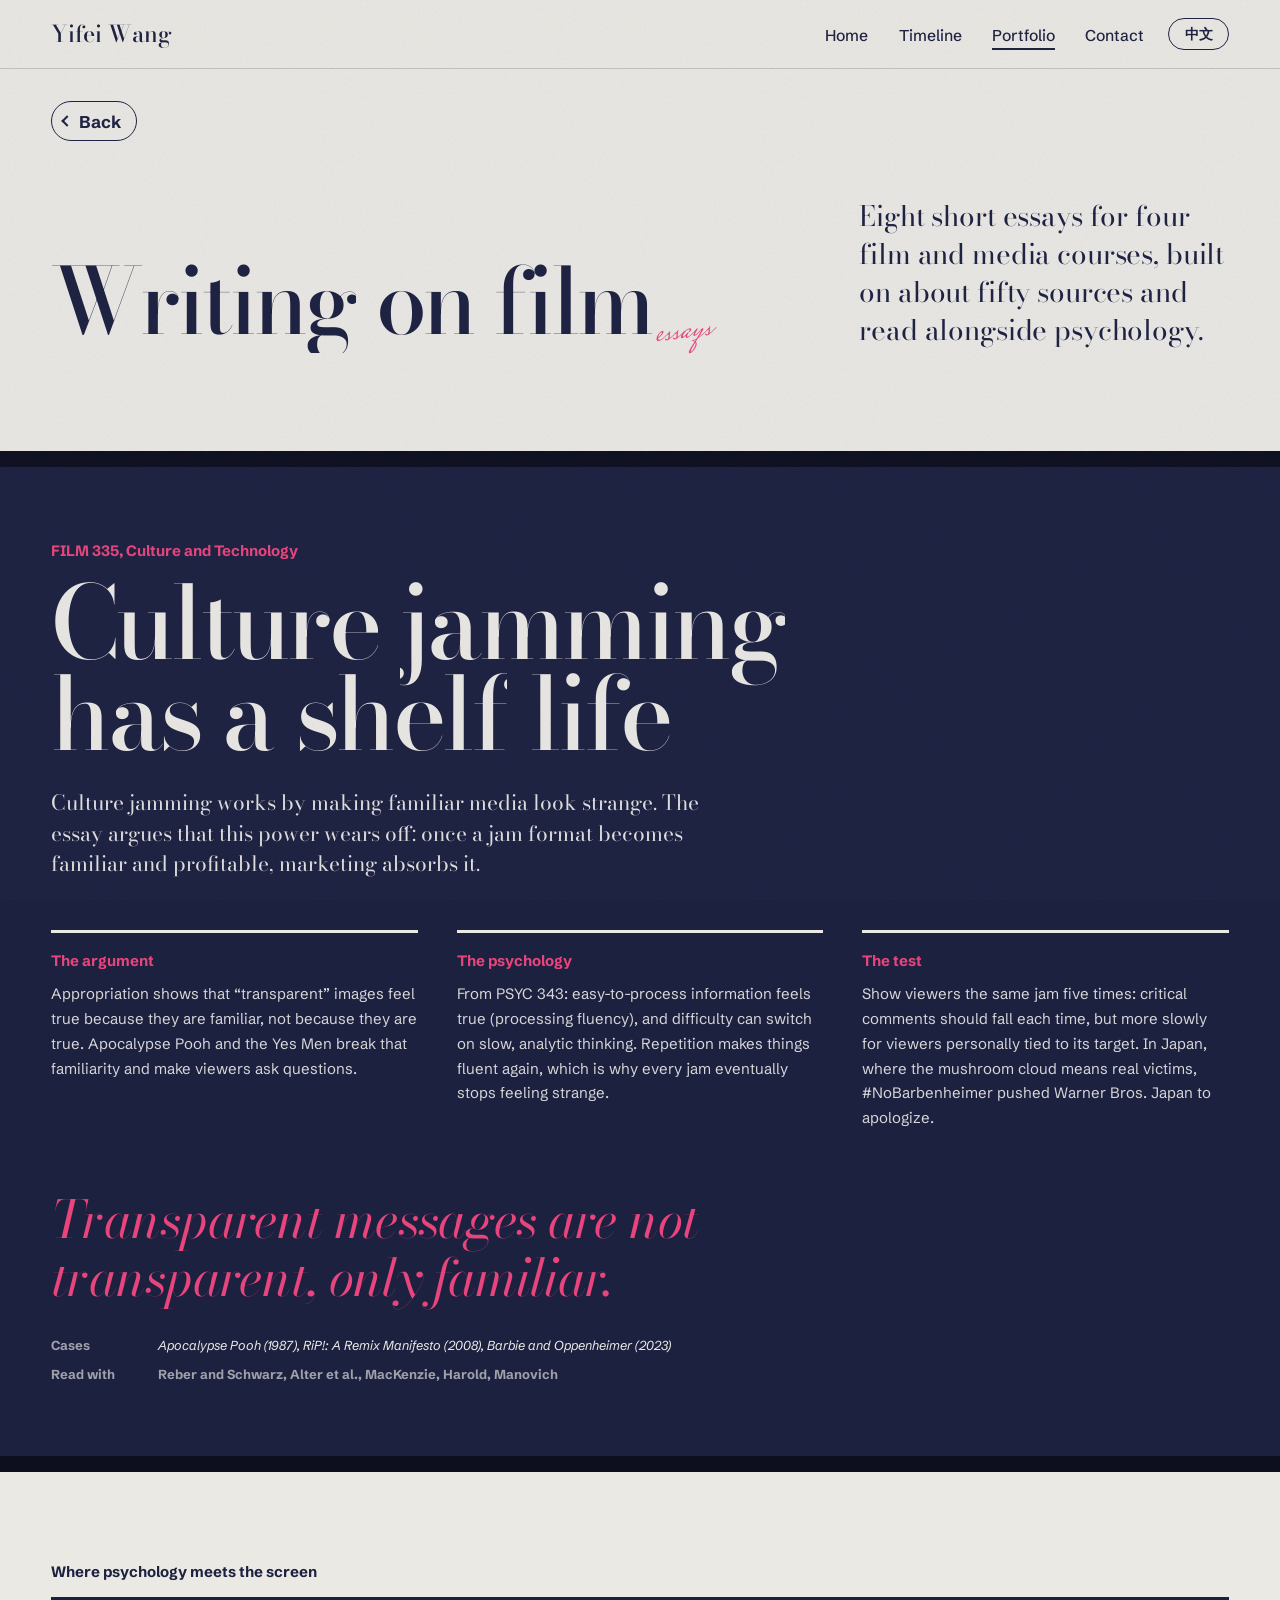
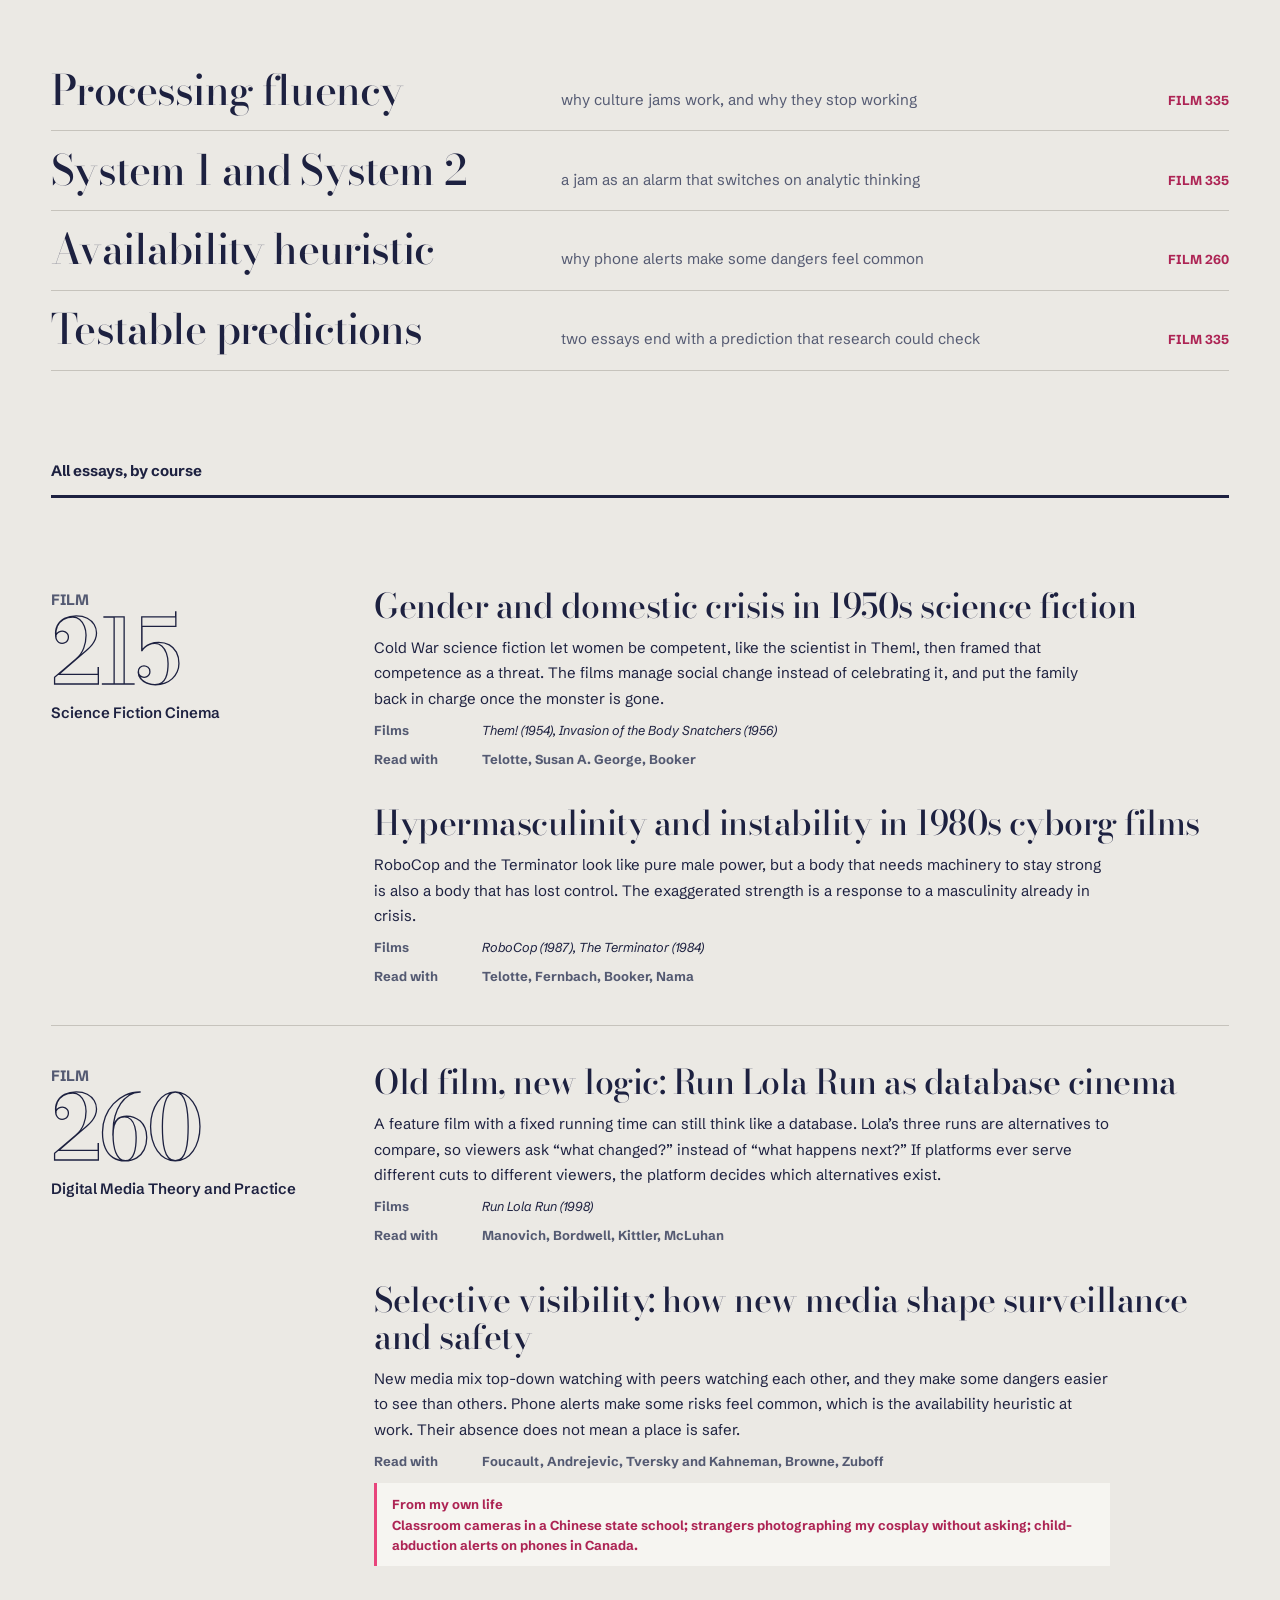
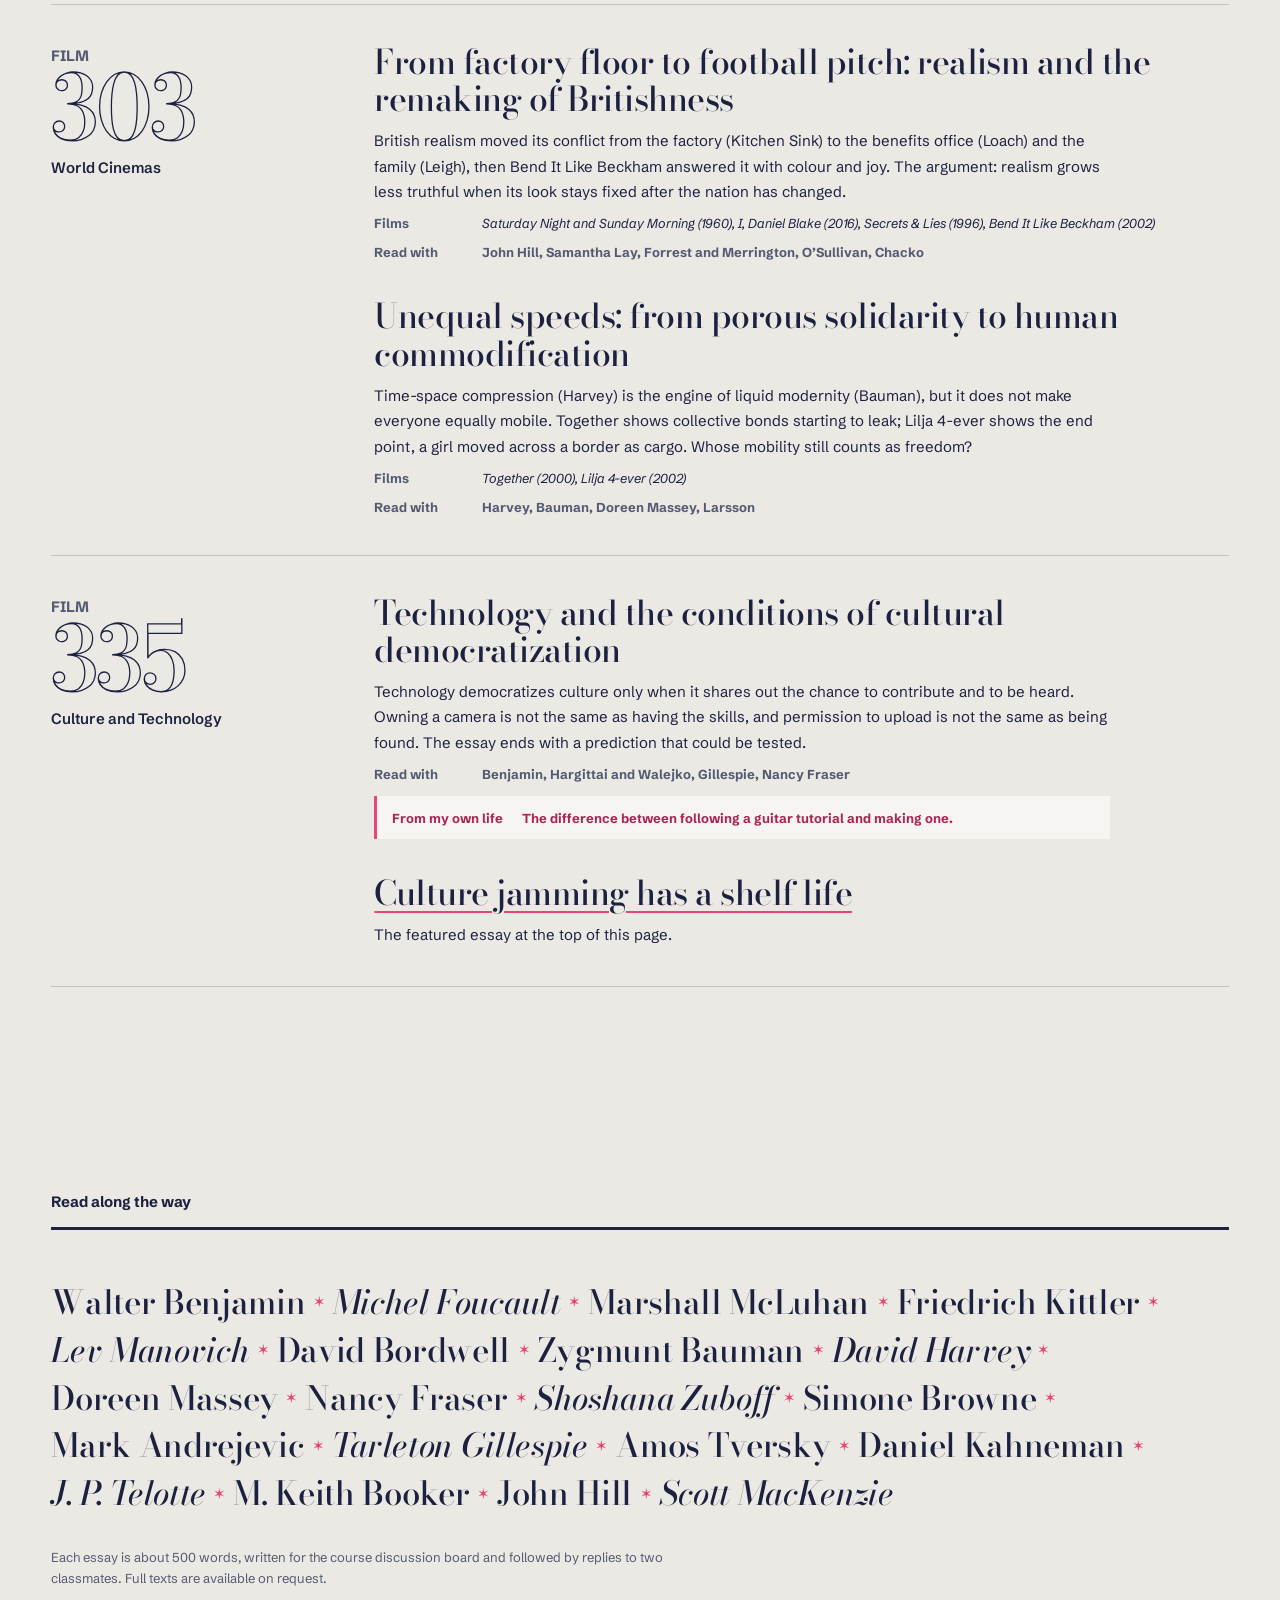
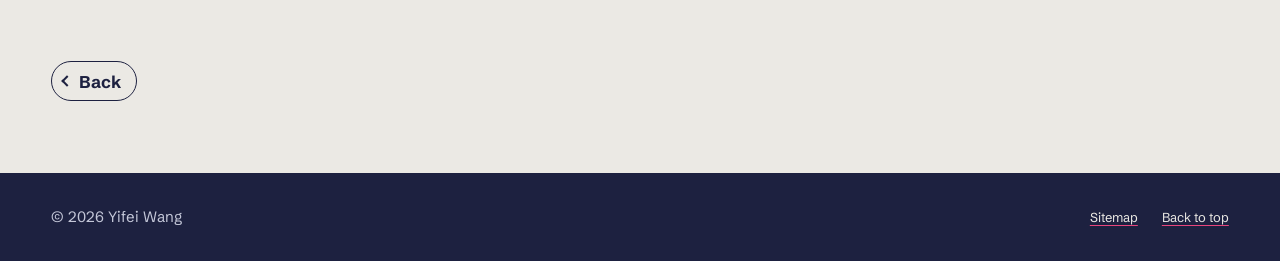
<file: writing.html>
<!DOCTYPE html>
<html lang="en" data-ui-lang="en" data-title-en="Writing on film and media | Yifei Wang" data-title-zh="电影与媒体写作 | 王奕霏">
<head>
  <!-- Yifei Wang personal site, v2.3 (2026-11-18) -->
  <meta charset="utf-8">
  <meta name="viewport" content="width=device-width, initial-scale=1">
  <title>Writing on film and media | Yifei Wang</title>
  <meta name="description" content="Eight short essays by Yifei Wang for four film and media courses at Queen’s University, on science fiction, database cinema, surveillance, British realism, globalization and culture jamming.">
  <meta name="author" content="Yifei Wang">
  <meta name="robots" content="index, follow, max-image-preview:large">
  <meta name="theme-color" content="#1e2547">
  <meta name="color-scheme" content="light">
  <link rel="canonical" href="https://yifeiwang.cc/writing.html">
  <link rel="alternate" hreflang="en" href="https://yifeiwang.cc/writing.html">
  <link rel="alternate" hreflang="zh-Hans" href="https://yifeiwang.cc/writing.html?lang=zh">
  <link rel="alternate" hreflang="x-default" href="https://yifeiwang.cc/writing.html">
  <meta property="og:type" content="website">
  <meta property="og:site_name" content="Yifei Wang">
  <meta property="og:title" content="Writing on film and media | Yifei Wang">
  <meta property="og:description" content="Eight short essays by Yifei Wang for four film and media courses at Queen’s University, on science fiction, database cinema, surveillance, British realism, globalization and culture jamming.">
  <meta property="og:url" content="https://yifeiwang.cc/writing.html">
  <meta property="og:image" content="https://yifeiwang.cc/assets/img/og-cover.png">
  <meta property="og:image:width" content="1200">
  <meta property="og:image:height" content="630">
  <meta property="og:locale" content="en_CA">
  <meta property="og:locale:alternate" content="zh_CN">
  <meta name="twitter:card" content="summary_large_image">
  <meta name="twitter:title" content="Writing on film and media | Yifei Wang">
  <meta name="twitter:description" content="Eight short essays by Yifei Wang for four film and media courses at Queen’s University, on science fiction, database cinema, surveillance, British realism, globalization and culture jamming.">
  <meta name="twitter:image" content="https://yifeiwang.cc/assets/img/og-cover.png">
  <link rel="icon" href="assets/img/favicon.svg" type="image/svg+xml">
  <link rel="icon" href="assets/img/favicon-32.png" sizes="32x32" type="image/png">
  <link rel="apple-touch-icon" href="assets/img/apple-touch-icon.png">
  <link rel="manifest" href="site.webmanifest">
  <link rel="sitemap" type="application/xml" href="sitemap.xml">
  <link rel="preload" href="assets/fonts/bodoni-moda-opsz.woff2" as="font" type="font/woff2" crossorigin>
  <link rel="preload" href="assets/fonts/schibsted-grotesk.woff2" as="font" type="font/woff2" crossorigin>
  <link rel="stylesheet" href="css/style.css?v=2.3">
  <script>(function(){var l="en";try{var p=new URLSearchParams(location.search).get("lang");if(p==="zh"||p==="en"){l=p;localStorage.setItem("yw-lang",p);}else{var s=localStorage.getItem("yw-lang");if(s==="zh"||s==="en")l=s;}}catch(e){}var d=document.documentElement;d.setAttribute("data-ui-lang",l);if(l==="zh")d.lang="zh-Hans";})();</script>
</head>
<body>
  <a class="skip-link" href="#main"><span data-lang="en">Skip to content</span><span data-lang="zh">跳到正文</span></a>
  <header class="site-header">
    <div class="wrap site-header__inner">
      <a class="brand" href="index.html" aria-label="Yifei Wang, home"><span class="brand__en">Yifei Wang</span></a>
      <nav class="site-nav" id="site-nav" aria-label="Main"><ul><li><a href="index.html"><span data-lang="en">Home</span><span data-lang="zh">首页</span></a></li><li><a href="timeline.html"><span data-lang="en">Timeline</span><span data-lang="zh">经历</span></a></li><li><a href="portfolio.html" aria-current="page"><span data-lang="en">Portfolio</span><span data-lang="zh">作品</span></a></li><li><a href="contact.html"><span data-lang="en">Contact</span><span data-lang="zh">联系</span></a></li></ul></nav>
      <button class="lang-toggle" type="button" aria-label="切换到中文"><span data-lang="en">中文</span><span data-lang="zh">EN</span></button>
      <button class="menu-toggle" type="button" aria-expanded="false" aria-controls="site-nav"><span data-lang="en">Menu</span><span data-lang="zh">菜单</span></button>
    </div>
    <div class="read-progress" aria-hidden="true"></div>
  </header>

  <main id="main" class="writing">
    <div class="wrap">
      <p class="back-link"><a href="portfolio.html" data-back><span data-lang="en">Back</span><span data-lang="zh">返回</span></a></p>
      
      <header class="page-head page-head--bare">
        
        <h1 class="page-head__title" data-split><span data-lang="en">Writing on film</span><span data-lang="zh">电影与媒体写作</span><span class="script" data-reveal="script" aria-hidden="true">essays</span></h1>
        <p class="writing__mast" data-lang="en">Eight short essays for four film and media courses, built on about fifty sources and read alongside psychology.</p><p class="writing__mast" data-lang="zh">四门电影与媒体课，八篇短论文，引用约五十种文献，并且常常和心理学一起读。</p>
      </header>
    </div>

    <section class="feature-essay" id="feature" aria-labelledby="feature-title">
      <div class="wrap">
        <p class="feature-essay__course">FILM 335, <span data-lang="en">Culture and Technology</span><span data-lang="zh">文化与技术</span></p>
        <h2 class="feature-essay__title" id="feature-title" data-split><span data-lang="en">Culture jamming has a shelf life</span><span data-lang="zh">文化干扰有保质期</span></h2>
        <p class="feature-essay__stand"><span data-lang="en">Culture jamming works by making familiar media look strange. The essay argues that this power wears off: once a jam format becomes familiar and profitable, marketing absorbs it.</span><span data-lang="zh">文化干扰靠的是把熟悉的媒体变得陌生。文章认为这种力量会过期：一种干扰手法一旦变得眼熟、能赚钱，就会被营销吸收。</span></p>
        <div class="feature-essay__cols"><div class="feature-essay__col"><h3><span data-lang="en">The argument</span><span data-lang="zh">论点</span></h3><p><span data-lang="en">Appropriation shows that “transparent” images feel true because they are familiar, not because they are true. Apocalypse Pooh and the Yes Men break that familiarity and make viewers ask questions.</span><span data-lang="zh">挪用说明，所谓“透明”的影像让人觉得真实，是因为熟悉，而不是因为真实。《Apocalypse Pooh》和 Yes Men 打破了这种熟悉感，让观众开始追问。</span></p></div><div class="feature-essay__col"><h3><span data-lang="en">The psychology</span><span data-lang="zh">心理学</span></h3><p><span data-lang="en">From PSYC 343: easy-to-process information feels true (processing fluency), and difficulty can switch on slow, analytic thinking. Repetition makes things fluent again, which is why every jam eventually stops feeling strange.</span><span data-lang="zh">来自 PSYC 343（判断与决策）：容易处理的信息让人觉得真（加工流畅性），而处理困难会启动慢速的分析式思考。重复会让信息重新变得流畅，所以任何干扰最终都会不再显得陌生。</span></p></div><div class="feature-essay__col"><h3><span data-lang="en">The test</span><span data-lang="zh">检验</span></h3><p><span data-lang="en">Show viewers the same jam five times: critical comments should fall each time, but more slowly for viewers personally tied to its target. In Japan, where the mushroom cloud means real victims, #NoBarbenheimer pushed Warner Bros. Japan to apologize.</span><span data-lang="zh">让观众把同一个干扰作品看五遍：批评性评论应该一次比一次少，但和作品对象有切身联系的观众下降得更慢。在日本，蘑菇云意味着真实的受害者，#NoBarbenheimer 让华纳日本道歉了。</span></p></div></div>
        <blockquote class="feature-essay__quote" data-reveal><p><span data-lang="en">Transparent messages are not transparent, only familiar.</span><span data-lang="zh">透明的信息并不透明，只是熟悉。</span></p></blockquote>
        <p class="essay__meta"><span><span data-lang="en">Cases</span><span data-lang="zh">案例</span></span><em>Apocalypse Pooh (1987), RiP!: A Remix Manifesto (2008), Barbie and Oppenheimer (2023)</em></p>
        <p class="essay__meta"><span><span data-lang="en">Read with</span><span data-lang="zh">参考</span></span><span data-lang="en">Reber and Schwarz, Alter et al., MacKenzie, Harold, Manovich</span><span data-lang="zh">Reber 与 Schwarz、Alter 等、MacKenzie、Harold、Manovich</span></p>
      </div>
    </section>

    <section class="wrap bridges" aria-labelledby="bridges-title">
      <div class="spread__head"><h2 id="bridges-title"><span data-lang="en">Where psychology meets the screen</span><span data-lang="zh">心理学与银幕的交汇</span></h2></div>
      <ul class="bridges__list"><li data-reveal><span class="bridge__term"><span data-lang="en">Processing fluency</span><span data-lang="zh">加工流畅性</span></span><span class="bridge__use"><span data-lang="en">why culture jams work, and why they stop working</span><span data-lang="zh">文化干扰为什么有效，又为什么会失效</span></span><span class="bridge__course">FILM 335</span></li><li data-reveal><span class="bridge__term"><span data-lang="en">System 1 and System 2</span><span data-lang="zh">系统 1 与系统 2</span></span><span class="bridge__use"><span data-lang="en">a jam as an alarm that switches on analytic thinking</span><span data-lang="zh">干扰像警报，唤起分析式思考</span></span><span class="bridge__course">FILM 335</span></li><li data-reveal><span class="bridge__term"><span data-lang="en">Availability heuristic</span><span data-lang="zh">可得性启发</span></span><span class="bridge__use"><span data-lang="en">why phone alerts make some dangers feel common</span><span data-lang="zh">为什么手机警报让某些危险显得常见</span></span><span class="bridge__course">FILM 260</span></li><li data-reveal><span class="bridge__term"><span data-lang="en">Testable predictions</span><span data-lang="zh">可检验的预测</span></span><span class="bridge__use"><span data-lang="en">two essays end with a prediction that research could check</span><span data-lang="zh">两篇文章以可被研究检验的预测收尾</span></span><span class="bridge__course">FILM 335</span></li></ul>
    </section>

    <section class="wrap contents" aria-labelledby="contents-title">
      <div class="spread__head"><h2 id="contents-title"><span data-lang="en">All essays, by course</span><span data-lang="zh">全部文章（按课程）</span></h2></div>
      <section class="course" aria-labelledby="c215"><div class="course__head"><p class="course__code" id="c215">FILM <b>215</b></p><p class="course__name"><span data-lang="en">Science Fiction Cinema</span><span data-lang="zh">科幻电影</span></p></div><div class="course__essays"><article class="essay" data-reveal><h3 class="essay__title"><span data-lang="en">Gender and domestic crisis in 1950s science fiction</span><span data-lang="zh">1950 年代科幻片里的性别与家庭危机</span></h3><p class="essay__thesis"><span data-lang="en">Cold War science fiction let women be competent, like the scientist in Them!, then framed that competence as a threat. The films manage social change instead of celebrating it, and put the family back in charge once the monster is gone.</span><span data-lang="zh">冷战时期的科幻片让女性有能力，比如《Them!》里的女科学家，但又把这种能力写成威胁。这些电影是在“管理”社会变化而不是欢迎它，怪物一除，家庭秩序就被重新确立。</span></p><p class="essay__meta"><span><span data-lang="en">Films</span><span data-lang="zh">影片</span></span><em>Them! (1954), Invasion of the Body Snatchers (1956)</em></p><p class="essay__meta"><span><span data-lang="en">Read with</span><span data-lang="zh">参考</span></span><span data-lang="en">Telotte, Susan A. George, Booker</span><span data-lang="zh">Telotte、Susan A. George、Booker</span></p></article><article class="essay" data-reveal><h3 class="essay__title"><span data-lang="en">Hypermasculinity and instability in 1980s cyborg films</span><span data-lang="zh">1980 年代赛博格电影里的超男性气质与不稳定</span></h3><p class="essay__thesis"><span data-lang="en">RoboCop and the Terminator look like pure male power, but a body that needs machinery to stay strong is also a body that has lost control. The exaggerated strength is a response to a masculinity already in crisis.</span><span data-lang="zh">机械战警和终结者看起来是纯粹的男性力量，但要靠机器才能强大的身体，本身就失去了掌控。夸张的力量，恰恰是对已经陷入危机的男性气质的补偿。</span></p><p class="essay__meta"><span><span data-lang="en">Films</span><span data-lang="zh">影片</span></span><em>RoboCop (1987), The Terminator (1984)</em></p><p class="essay__meta"><span><span data-lang="en">Read with</span><span data-lang="zh">参考</span></span><span data-lang="en">Telotte, Fernbach, Booker, Nama</span><span data-lang="zh">Telotte、Fernbach、Booker、Nama</span></p></article></div></section><section class="course" aria-labelledby="c260"><div class="course__head"><p class="course__code" id="c260">FILM <b>260</b></p><p class="course__name"><span data-lang="en">Digital Media Theory and Practice</span><span data-lang="zh">数字媒体理论与实践</span></p></div><div class="course__essays"><article class="essay" data-reveal><h3 class="essay__title"><span data-lang="en">Old film, new logic: Run Lola Run as database cinema</span><span data-lang="zh">旧电影，新逻辑：作为“数据库电影”的《罗拉快跑》</span></h3><p class="essay__thesis"><span data-lang="en">A feature film with a fixed running time can still think like a database. Lola’s three runs are alternatives to compare, so viewers ask “what changed?” instead of “what happens next?” If platforms ever serve different cuts to different viewers, the platform decides which alternatives exist.</span><span data-lang="zh">一部片长固定的故事片，也可以按数据库的逻辑组织。罗拉跑了三次，观众比较的是三个版本，问的是“哪里变了”，而不是“接下来会怎样”。如果平台将来给不同观众推送不同剪辑，决定哪些版本存在的就是平台。</span></p><p class="essay__meta"><span><span data-lang="en">Films</span><span data-lang="zh">影片</span></span><em>Run Lola Run (1998)</em></p><p class="essay__meta"><span><span data-lang="en">Read with</span><span data-lang="zh">参考</span></span><span data-lang="en">Manovich, Bordwell, Kittler, McLuhan</span><span data-lang="zh">Manovich、Bordwell、Kittler、McLuhan</span></p></article><article class="essay" data-reveal><h3 class="essay__title"><span data-lang="en">Selective visibility: how new media shape surveillance and safety</span><span data-lang="zh">选择性的可见：新媒体如何塑造监控与安全感</span></h3><p class="essay__thesis"><span data-lang="en">New media mix top-down watching with peers watching each other, and they make some dangers easier to see than others. Phone alerts make some risks feel common, which is the availability heuristic at work. Their absence does not mean a place is safer.</span><span data-lang="zh">新媒体把自上而下的监视和同伴之间的互相观看叠在一起，也让一些危险比另一些更“看得见”。手机警报让某些风险显得更常见，这正是可得性启发在起作用；没有警报，也不等于更安全。</span></p><p class="essay__meta"><span><span data-lang="en">Read with</span><span data-lang="zh">参考</span></span><span data-lang="en">Foucault, Andrejevic, Tversky and Kahneman, Browne, Zuboff</span><span data-lang="zh">Foucault、Andrejevic、Tversky 与 Kahneman、Browne、Zuboff</span></p><p class="essay__own"><span><span data-lang="en">From my own life</span><span data-lang="zh">来自我的经历</span></span><span data-lang="en">Classroom cameras in a Chinese state school; strangers photographing my cosplay without asking; child-abduction alerts on phones in Canada.</span><span data-lang="zh">中国公立学校教室里的摄像头；穿 cosplay 时被陌生人未经同意拍照；加拿大手机上的儿童失踪警报。</span></p></article></div></section><section class="course" aria-labelledby="c303"><div class="course__head"><p class="course__code" id="c303">FILM <b>303</b></p><p class="course__name"><span data-lang="en">World Cinemas</span><span data-lang="zh">世界电影</span></p></div><div class="course__essays"><article class="essay" data-reveal><h3 class="essay__title"><span data-lang="en">From factory floor to football pitch: realism and the remaking of Britishness</span><span data-lang="zh">从工厂车间到足球场：现实主义与“英国性”的重塑</span></h3><p class="essay__thesis"><span data-lang="en">British realism moved its conflict from the factory (Kitchen Sink) to the benefits office (Loach) and the family (Leigh), then Bend It Like Beckham answered it with colour and joy. The argument: realism grows less truthful when its look stays fixed after the nation has changed.</span><span data-lang="zh">英国现实主义的冲突从工厂（厨房水槽电影）转到福利办公室（Loach），再转到家庭（Leigh）；《我爱贝克汉姆》则用色彩和喜悦回应了它。论点是：国家已经变了，现实主义的样子却不变，它就会变得不那么真实。</span></p><p class="essay__meta"><span><span data-lang="en">Films</span><span data-lang="zh">影片</span></span><em>Saturday Night and Sunday Morning (1960), I, Daniel Blake (2016), Secrets & Lies (1996), Bend It Like Beckham (2002)</em></p><p class="essay__meta"><span><span data-lang="en">Read with</span><span data-lang="zh">参考</span></span><span data-lang="en">John Hill, Samantha Lay, Forrest and Merrington, O’Sullivan, Chacko</span><span data-lang="zh">John Hill、Samantha Lay、Forrest 与 Merrington、O’Sullivan、Chacko</span></p></article><article class="essay" data-reveal><h3 class="essay__title"><span data-lang="en">Unequal speeds: from porous solidarity to human commodification</span><span data-lang="zh">不平等的速度：从松动的团结到人的商品化</span></h3><p class="essay__thesis"><span data-lang="en">Time-space compression (Harvey) is the engine of liquid modernity (Bauman), but it does not make everyone equally mobile. Together shows collective bonds starting to leak; Lilja 4-ever shows the end point, a girl moved across a border as cargo. Whose mobility still counts as freedom?</span><span data-lang="zh">时空压缩（Harvey）是流动的现代性（Bauman）的发动机，但它并没有让每个人同样自由地流动。《Together》里集体的纽带开始松动；《Lilja 4-ever》是终点：一个女孩像货物一样被运过边境。谁的流动还算自由？</span></p><p class="essay__meta"><span><span data-lang="en">Films</span><span data-lang="zh">影片</span></span><em>Together (2000), Lilja 4-ever (2002)</em></p><p class="essay__meta"><span><span data-lang="en">Read with</span><span data-lang="zh">参考</span></span><span data-lang="en">Harvey, Bauman, Doreen Massey, Larsson</span><span data-lang="zh">Harvey、Bauman、Doreen Massey、Larsson</span></p></article></div></section><section class="course" aria-labelledby="c335"><div class="course__head"><p class="course__code" id="c335">FILM <b>335</b></p><p class="course__name"><span data-lang="en">Culture and Technology</span><span data-lang="zh">文化与技术</span></p></div><div class="course__essays"><article class="essay" data-reveal><h3 class="essay__title"><span data-lang="en">Technology and the conditions of cultural democratization</span><span data-lang="zh">技术与文化民主化的条件</span></h3><p class="essay__thesis"><span data-lang="en">Technology democratizes culture only when it shares out the chance to contribute and to be heard. Owning a camera is not the same as having the skills, and permission to upload is not the same as being found. The essay ends with a prediction that could be tested.</span><span data-lang="zh">技术只有在真正分配出“参与”和“被听见”的机会时，才算让文化民主化。有相机不等于有技能，能上传也不等于能被看到。文章最后提出了一个可以检验的预测。</span></p><p class="essay__meta"><span><span data-lang="en">Read with</span><span data-lang="zh">参考</span></span><span data-lang="en">Benjamin, Hargittai and Walejko, Gillespie, Nancy Fraser</span><span data-lang="zh">Benjamin、Hargittai 与 Walejko、Gillespie、Nancy Fraser</span></p><p class="essay__own"><span><span data-lang="en">From my own life</span><span data-lang="zh">来自我的经历</span></span><span data-lang="en">The difference between following a guitar tutorial and making one.</span><span data-lang="zh">跟着吉他教程学，和自己录一个教程，是两回事。</span></p></article><article class="essay essay--link" data-reveal><h3 class="essay__title"><a href="#feature"><span data-lang="en">Culture jamming has a shelf life</span><span data-lang="zh">文化干扰有保质期</span></a></h3><p class="essay__thesis"><span data-lang="en">The featured essay at the top of this page.</span><span data-lang="zh">即本页开头的精选文章。</span></p></article></div></section>
    </section>

    <section class="wrap thinkers" aria-labelledby="thinkers-title">
      <div class="spread__head"><h2 id="thinkers-title"><span data-lang="en">Read along the way</span><span data-lang="zh">一路读过的学者</span></h2></div>
      <ul class="thinkers__list"><li>Walter Benjamin</li><li>Michel Foucault</li><li>Marshall McLuhan</li><li>Friedrich Kittler</li><li>Lev Manovich</li><li>David Bordwell</li><li>Zygmunt Bauman</li><li>David Harvey</li><li>Doreen Massey</li><li>Nancy Fraser</li><li>Shoshana Zuboff</li><li>Simone Browne</li><li>Mark Andrejevic</li><li>Tarleton Gillespie</li><li>Amos Tversky</li><li>Daniel Kahneman</li><li>J. P. Telotte</li><li>M. Keith Booker</li><li>John Hill</li><li>Scott MacKenzie</li></ul>
      <p class="writing__note"><span data-lang="en">Each essay is about 500 words, written for the course discussion board and followed by replies to two classmates. Full texts are available on request.</span><span data-lang="zh">每篇约 500 词，发在课程讨论区，之后还要回复两位同学的帖子。全文可应要求提供。</span></p>
      <p class="back-link back-link--bottom"><a href="portfolio.html" data-back><span data-lang="en">Back</span><span data-lang="zh">返回</span></a></p>
    </section>
  </main>

  <footer class="site-footer">
    <div class="wrap footer__inner">
      <p class="footer__copy">&copy; <span data-year-now>2026</span> Yifei Wang</p>
      <div class="footer__meta">
        <a href="sitemap.xml"><span data-lang="en">Sitemap</span><span data-lang="zh">网站地图</span></a>
        <a href="#main"><span data-lang="en">Back to top</span><span data-lang="zh">回到顶部</span></a>
      </div>
    </div>
  </footer>
  <script src="js/main.js?v=2.3" defer></script>
</body>
</html>
</file>
<file: css/style.css>
/* ==========================================================================
   Yifei Wang — personal site
   Version: v2.3 (2026-11-18)
   Concept: a printed portfolio magazine on newsprint-grey paper.
   Bodoni for cover lines, a heavy grotesk for numbers and statements,
   a pink hand-written script for annotations.
   ========================================================================== */

/* ---------- Fonts (self-hosted, SIL OFL; licences in assets/fonts/) ---------- */
@font-face {
  font-family: "Bodoni Moda";
  src: url("../assets/fonts/bodoni-moda-opsz.woff2") format("woff2");
  font-weight: 400 900; font-style: normal; font-display: swap;
  unicode-range: U+0000-00FF, U+0131, U+0152-0153, U+02BB-02BC, U+02C6, U+02DA, U+02DC, U+0304, U+0308, U+0329, U+2000-206F, U+20AC, U+2122, U+2191, U+2193, U+2212, U+2215, U+FEFF, U+FFFD;
}
@font-face {
  font-family: "Bodoni Moda";
  src: url("../assets/fonts/bodoni-moda-opsz-italic.woff2") format("woff2");
  font-weight: 400 900; font-style: italic; font-display: swap;
  unicode-range: U+0000-00FF, U+0131, U+0152-0153, U+02BB-02BC, U+02C6, U+02DA, U+02DC, U+0304, U+0308, U+0329, U+2000-206F, U+20AC, U+2122, U+2191, U+2193, U+2212, U+2215, U+FEFF, U+FFFD;
}
@font-face {
  font-family: "Schibsted Grotesk";
  src: url("../assets/fonts/schibsted-grotesk.woff2") format("woff2");
  font-weight: 400 900; font-style: normal; font-display: swap;
  unicode-range: U+0000-00FF, U+0131, U+0152-0153, U+02BB-02BC, U+02C6, U+02DA, U+02DC, U+0304, U+0308, U+0329, U+2000-206F, U+20AC, U+2122, U+2191, U+2193, U+2212, U+2215, U+FEFF, U+FFFD;
}
@font-face {
  font-family: "Schibsted Grotesk";
  src: url("../assets/fonts/schibsted-grotesk-italic.woff2") format("woff2");
  font-weight: 400 900; font-style: italic; font-display: swap;
  unicode-range: U+0000-00FF, U+0131, U+0152-0153, U+02BB-02BC, U+02C6, U+02DA, U+02DC, U+0304, U+0308, U+0329, U+2000-206F, U+20AC, U+2122, U+2191, U+2193, U+2212, U+2215, U+FEFF, U+FFFD;
}
@font-face {
  font-family: "Mrs Saint Delafield";
  src: url("../assets/fonts/mrs-saint-delafield.woff2") format("woff2");
  font-weight: 400; font-style: normal; font-display: swap;
}

/* ---------- Tokens ---------- */
:root {
  --paper: #ebe9e4;        /* newsprint grey */
  --paper-hi: #f6f5f1;     /* lighter stock for panels and inputs */
  --ink: #1d2140;          /* blue-black ink for all reading text */
  --ink-soft: #545a72;     /* secondary text, ~6:1 on paper */
  --pink: #e8457c;         /* spot ink: script, marks, large type */
  --pink-deep: #ad2454;    /* pink for small text, ~5.3:1 on paper */
  --rule: #c6c3bc;

  --serif: "Bodoni Moda", "Songti SC", "Noto Serif CJK SC", "Source Han Serif SC", "STSong", "SimSun", Georgia, serif;
  --sans: "Schibsted Grotesk", "PingFang SC", "Hiragino Sans GB", "Noto Sans CJK SC", "Source Han Sans SC", "Microsoft YaHei", system-ui, sans-serif;
  --script: "Mrs Saint Delafield", "Snell Roundhand", cursive;
  --cjk-serif: "Songti SC", "Noto Serif CJK SC", "Source Han Serif SC", "STSong", "SimSun", serif;

  --t-xs: 0.8125rem;
  --t-s: 0.9375rem;
  --t-m: 1.0625rem;
  --t-l: 1.3125rem;
  --t-xl: clamp(1.6rem, 1.2rem + 1.4vw, 2.25rem);
  --t-2xl: clamp(2.25rem, 1.4rem + 3.6vw, 4.5rem);
  --t-3xl: clamp(2.75rem, 1.4rem + 5.4vw, 6.5rem);
  --t-cover: clamp(5rem, 0.5rem + 15.5vw, 17rem);

  --gutter: clamp(1.25rem, 4vw, 3.25rem);
  --max: 88rem;
  --measure: 34rem;
  --header-h: 4.25rem;
  --ease: cubic-bezier(.2, .7, .1, 1);
  --ease-io: cubic-bezier(.7, 0, .2, 1);
}

/* ---------- Reset ---------- */
*, *::before, *::after { box-sizing: border-box; }
html { -webkit-text-size-adjust: 100%; text-size-adjust: 100%; scroll-padding-top: calc(var(--header-h) + 1rem); }
body, h1, h2, h3, h4, p, figure, blockquote, ol, ul, dl, dd { margin: 0; }
ol, ul { padding: 0; list-style: none; }
img, svg { display: block; max-width: 100%; height: auto; }
button, input, select, textarea { font: inherit; color: inherit; }
a { color: inherit; }

/* ---------- Language switching ----------
   Bilingual strings are written twice: data-lang="en" and data-lang="zh".
   <html data-ui-lang="en|zh"> decides which one shows.                       */
html[data-ui-lang="en"] [data-lang="zh"],
html[data-ui-lang="zh"] [data-lang="en"] { display: none !important; }

/* ---------- Base ---------- */
body {
  background: var(--paper);
  color: var(--ink);
  font-family: var(--sans);
  font-size: var(--t-m);
  line-height: 1.6;
  -webkit-font-smoothing: antialiased;
  text-rendering: optimizeLegibility;
}
html[data-ui-lang="zh"] body { line-height: 1.85; }

/* paper grain */
body::after {
  content: ""; position: fixed; inset: 0; z-index: 300; pointer-events: none; opacity: .07;
  background-image: url("data:image/svg+xml;utf8,<svg xmlns='http://www.w3.org/2000/svg' width='220' height='220'><filter id='n'><feTurbulence type='fractalNoise' baseFrequency='.85' numOctaves='3' stitchTiles='stitch'/><feColorMatrix values='0 0 0 0 0.11 0 0 0 0 0.13 0 0 0 0 0.25 0 0 0 1 0'/></filter><rect width='100%' height='100%' filter='url(%23n)'/></svg>");
}

::selection { background: var(--pink); color: #fff; }
a { text-decoration-thickness: 1px; text-underline-offset: .2em; text-decoration-color: var(--pink); }
a:hover { color: var(--pink-deep); }
:focus-visible { outline: 3px solid var(--pink); outline-offset: 3px; }

.skip-link { position: absolute; left: 1rem; top: -4rem; z-index: 400; background: var(--ink); color: var(--paper); padding: .6rem 1rem; text-decoration: none; }
.skip-link:focus { top: 1rem; }
.visually-hidden { position: absolute !important; width: 1px; height: 1px; padding: 0; margin: -1px; overflow: hidden; clip: rect(0 0 0 0); white-space: nowrap; border: 0; }
.wrap { width: 100%; max-width: var(--max); margin-inline: auto; padding-inline: var(--gutter); }

/* shared type */
.serif { font-family: var(--serif); }
.script { font-family: var(--script); color: var(--pink); font-weight: 400; line-height: 1; }
.headline { font-family: var(--serif); font-weight: 500; line-height: 1.02; letter-spacing: -.02em; font-variation-settings: "opsz" 48; }
html[data-ui-lang="zh"] .headline { letter-spacing: .02em; line-height: 1.25; font-weight: 700; }
.h-xl { font-size: var(--t-2xl); }
.h-m { font-family: var(--serif); font-size: var(--t-xl); font-weight: 600; line-height: 1.15; font-variation-settings: "opsz" 28; }
.statement { font-family: var(--sans); font-weight: 800; letter-spacing: -.035em; line-height: .95; }
.pill { display: inline-block; border: 1.5px solid currentColor; border-radius: 999px; padding: .1rem .7rem; font-size: var(--t-xs); font-weight: 600; line-height: 1.5; white-space: nowrap; }
.muted { color: var(--ink-soft); }
.lede { font-size: var(--t-l); line-height: 1.55; max-width: var(--measure); }
.prose { max-width: var(--measure); }
.prose p + p { margin-top: 1em; }

/* buttons */
.btn {
  display: inline-flex; align-items: center; justify-content: center; gap: .5rem;
  padding: .8rem 1.45rem; border-radius: 999px; border: 1.5px solid var(--ink);
  background: var(--ink); color: var(--paper); font-weight: 600; font-size: .98rem; line-height: 1.3;
  text-decoration: none; cursor: pointer; transition: background-color .25s, color .25s, border-color .25s, transform .25s var(--ease);
}
.btn:hover { background: var(--pink-deep); border-color: var(--pink-deep); color: #fff; transform: translateY(-2px); }
.btn--ghost { background: transparent; color: var(--ink); }
.btn--ghost:hover { background: var(--ink); color: var(--paper); border-color: var(--ink); }
.btn-row { display: flex; flex-wrap: wrap; gap: .75rem; }

/* ==========================================================================
   HEADER
   ========================================================================== */
.site-header {
  position: sticky; top: 0; z-index: 60;
  background: color-mix(in srgb, var(--paper) 90%, transparent);
  backdrop-filter: blur(10px) saturate(1.3); -webkit-backdrop-filter: blur(10px) saturate(1.3);
  border-bottom: 1px solid var(--rule);
  view-transition-name: site-header;
}
.site-header__inner { display: flex; align-items: center; gap: 1.5rem; min-height: var(--header-h); }
.brand { display: inline-flex; align-items: baseline; gap: .55rem; text-decoration: none; margin-right: auto; }
.brand__en { font-family: var(--serif); font-size: 1.45rem; font-weight: 500; letter-spacing: -.01em; font-variation-settings: "opsz" 28; }
.brand__zh { font-family: var(--cjk-serif); font-size: 1rem; color: var(--pink-deep); }
.site-nav ul { display: flex; gap: 1.9rem; }
.site-nav a {
  text-decoration: none; font-size: .98rem; font-weight: 500; padding-block: .35rem;
  background: linear-gradient(var(--pink), var(--pink)) no-repeat 0 100% / 0 2px;
  transition: background-size .35s var(--ease);
}
.site-nav a:hover { color: var(--ink); background-size: 100% 2px; }
.site-nav a[aria-current="page"] { background-image: linear-gradient(var(--ink), var(--ink)); background-size: 100% 2px; }
.lang-toggle, .menu-toggle {
  border: 1.5px solid var(--ink); background: transparent; cursor: pointer; border-radius: 999px;
  padding: .3rem .95rem; font-size: .9rem; font-weight: 600; line-height: 1.4; transition: background-color .2s, color .2s;
}
.lang-toggle:hover, .menu-toggle:hover { background: var(--ink); color: var(--paper); }
.menu-toggle { display: none; }
.read-progress { position: absolute; left: 0; right: 0; bottom: -1px; height: 2px; background: var(--pink); transform-origin: 0 50%; transform: scaleX(var(--p, 0)); }

@media (max-width: 780px) {
  .menu-toggle { display: inline-block; }
  .brand__zh { display: none; }
  .site-nav {
    position: fixed; inset: var(--header-h) 0 auto 0; background: var(--paper);
    border-bottom: 1px solid var(--rule); padding: .5rem var(--gutter) 2rem; display: none;
  }
  .site-nav.is-open { display: block; animation: drop .35s var(--ease); }
  .site-nav ul { flex-direction: column; gap: 0; }
  .site-nav a { display: block; font-family: var(--serif); font-size: 2.1rem; padding-block: .55rem; border-bottom: 1px solid var(--rule); background: none; }
  .site-nav a[aria-current="page"] { color: var(--pink-deep); background: none; }
}
@keyframes drop { from { opacity: 0; transform: translateY(-10px); } to { opacity: 1; transform: none; } }

/* ==========================================================================
   HOME — cover
   ========================================================================== */
.cover { padding-block: clamp(1.25rem, 3vw, 2.25rem) clamp(2.5rem, 6vw, 5rem); overflow: hidden; }
.cover__top {
  display: grid; grid-template-columns: auto 1fr auto; gap: 1.25rem; align-items: center;
  font-size: var(--t-s); padding-bottom: .9rem; border-bottom: 3px solid var(--ink);
}
.cover__top p:last-child { color: var(--ink-soft); }
.cover__stage { position: relative; margin-top: clamp(1rem, 2.5vw, 2rem); }
.cover__title {
  position: relative; z-index: 2;
  font-family: var(--serif); font-weight: 500; font-size: var(--t-cover);
  line-height: .8; letter-spacing: -.045em; font-variation-settings: "opsz" 40;
}
.cover__line { display: block; position: relative; width: fit-content; }
.cover__line--2 { margin-left: auto; font-style: italic; margin-top: -.02em; padding-right: .02em; }
/* second ink pass printed out of register */
.cover__line::after {
  content: attr(data-text); position: absolute; left: 0; top: 0; color: var(--pink);
  mix-blend-mode: multiply; transform: translate(.03em, .025em); pointer-events: none;
}
.cover__photo {
  position: absolute; z-index: 1; left: 39%; top: -2%; width: min(20vw, 18rem);
}
.cover__photo .frame { overflow: hidden; background: var(--paper-hi); box-shadow: 0 1.5rem 2.5rem -1.5rem rgba(29, 33, 64, .45); }
.cover__photo img { width: 100%; aspect-ratio: 4 / 5; object-fit: cover; object-position: 50% 20%; }
.cover__script {
  position: absolute; z-index: 3; left: -42%; bottom: 2%; font-size: clamp(3.25rem, 2rem + 4.6vw, 7rem);
  transform: rotate(-8deg); white-space: nowrap; pointer-events: none;
}
.cover__zh {
  position: absolute; z-index: 2; left: 0; bottom: 2%;
  writing-mode: vertical-rl; font-family: var(--cjk-serif); font-weight: 700;
  font-size: clamp(2rem, 1rem + 4.4vw, 5.25rem); letter-spacing: .2em; color: var(--pink); line-height: 1;
}
.badge {
  position: absolute; z-index: 4; right: -16%; top: -12%; width: clamp(6.5rem, 4rem + 6vw, 10rem); aspect-ratio: 1;
  display: grid; place-items: center; border-radius: 50%; background: var(--paper-hi); color: var(--ink);
  text-decoration: none; box-shadow: 0 .75rem 1.5rem -1rem rgba(29, 33, 64, .5);
}
.badge svg { position: absolute; inset: 0; width: 100%; height: 100%; transform: rotate(var(--rot, 0deg)); }
.badge text { font-family: var(--sans); font-size: 15px; font-weight: 700; letter-spacing: .04em; fill: currentColor; }
.badge__core { position: relative; font-family: var(--serif); font-size: 1rem; font-weight: 600; text-align: center; line-height: 1.1; }
.badge__core i { display: block; font-style: normal; color: var(--pink); font-size: 1.4rem; }
.badge:hover { background: var(--ink); color: var(--paper); }

.cover__foot {
  display: grid; grid-template-columns: minmax(0, 1fr) minmax(0, 1.15fr);
  gap: clamp(1.5rem, 4vw, 4.5rem); margin-top: clamp(3rem, 6vw, 5.5rem);
  padding-top: 1.5rem; border-top: 1px solid var(--rule); align-items: start;
}
.cover__lede { font-size: clamp(1.05rem, .95rem + .3vw, 1.2rem); line-height: 1.55; max-width: 34rem; }
.cover__lede + .btn-row { margin-top: 1.5rem; }
.cover__facts { display: grid; gap: .9rem; font-size: var(--t-s); }
.cover__facts dt { color: var(--ink-soft); font-size: var(--t-xs); }
.cover__facts dd { font-weight: 600; }
.issue-index h2 { font-size: var(--t-xs); font-weight: 600; color: var(--ink-soft); margin-bottom: .6rem; }
.issue-index a { display: grid; grid-template-columns: 2.4rem 1fr; align-items: baseline; gap: .5rem; padding-block: .55rem; border-top: 1px solid var(--rule); text-decoration: none; }
.issue-index a:hover span:last-child { color: var(--pink-deep); }
.issue-index b { font-family: var(--serif); font-size: 1.35rem; font-weight: 600; font-variant-numeric: lining-nums; }
.issue-index span:last-child { font-family: var(--serif); font-size: 1.35rem; font-weight: 500; }

@media (max-width: 980px) { .cover__foot { grid-template-columns: 1fr; } }
@media (max-width: 700px) {
  .cover__top { grid-template-columns: auto 1fr; }
  .cover__top p:last-child { display: none; }
  .cover__title { font-size: 26vw; }
  .cover__photo { position: relative; left: auto; top: auto; width: 72%; margin: -.75rem 0 0 auto; }
  .cover__script { left: -30%; bottom: -6%; font-size: 4.6rem; }
  .badge { right: -5%; top: auto; bottom: -9%; width: 6.25rem; }
  .cover__zh { bottom: auto; top: calc(26vw * 1.75); font-size: 2.3rem; left: 0; }
  .cover__foot { grid-template-columns: 1fr; }
}

/* ==========================================================================
   Ticker
   ========================================================================== */
.ticker { overflow: hidden; border-block: 1.5px solid var(--ink); background: var(--paper-hi); padding-block: .55rem; white-space: nowrap; }
.ticker__track { display: inline-flex; width: max-content; animation: ticker 48s linear infinite; }
.ticker:hover .ticker__track { animation-play-state: paused; }
.ticker__group { display: inline-flex; align-items: center; gap: 1.6rem; padding-right: 1.6rem; }
.ticker__group span { font-family: var(--serif); font-size: clamp(1.2rem, .9rem + 1vw, 1.75rem); font-weight: 500; font-variation-settings: "opsz" 40; }
.ticker__group span:nth-child(4n+3) { font-style: italic; }
.ticker__group i { font-style: normal; color: var(--pink); font-size: 1.4em; line-height: 1; }
@keyframes ticker { to { transform: translateX(-50%); } }

/* ==========================================================================
   About spread
   ========================================================================== */
.spread { padding-block: clamp(3rem, 6vw, 5.5rem); }
.spread__head { display: flex; justify-content: space-between; align-items: baseline; gap: 1rem; padding-bottom: .8rem; margin-bottom: clamp(2rem, 4vw, 3.5rem); border-bottom: 3px solid var(--ink); }
.spread__head h2 { font-size: var(--t-s); font-weight: 700; }
.spread__head p { font-size: var(--t-s); color: var(--ink-soft); }
.about { display: grid; grid-template-columns: minmax(0, 5fr) minmax(0, 7fr); gap: clamp(2rem, 5vw, 5rem); }
.about__title { font-size: var(--t-2xl); }
.about__cols { columns: 2 17rem; column-gap: clamp(1.5rem, 3vw, 2.75rem); }
.about__cols p { break-inside: avoid-column; }
.about__cols p + p { margin-top: 1em; }
.about__cols [data-lang="en"]:first-child::first-letter,
.dropcap::first-letter {
  float: left; font-family: var(--serif); font-size: 4.6em; line-height: .8; font-weight: 500;
  padding: .06em .08em 0 0; color: var(--pink);
}
.signature { font-size: clamp(3rem, 2rem + 3vw, 4.75rem); margin-top: .75rem; display: block; transform: rotate(-4deg); transform-origin: left; }
.about__facts { grid-column: 1 / -1; display: grid; grid-template-columns: repeat(4, minmax(0, 1fr)); gap: 1.5rem 2.5rem; padding-top: 1.75rem; border-top: 1px solid var(--rule); }
.about__facts dt { font-size: var(--t-xs); font-weight: 600; color: var(--ink-soft); margin-bottom: .35rem; }
.about__facts dd { font-size: var(--t-s); }
@media (max-width: 900px) {
  .about { grid-template-columns: 1fr; }
  .about__facts { grid-template-columns: 1fr 1fr; }
}
@media (max-width: 560px) { .about__facts { grid-template-columns: 1fr; } }

/* ==========================================================================
   Numbers (newsprint statement grid)
   ========================================================================== */
.numbers { background: var(--paper-hi); border-block: 1.5px solid var(--ink); padding-block: clamp(3.5rem, 8vw, 7rem); }
.numbers__title { font-size: clamp(3rem, 1.6rem + 6vw, 7.5rem); max-width: 14ch; }
.numbers__grid { display: grid; grid-template-columns: repeat(4, minmax(0, 1fr)); margin-top: clamp(2.5rem, 5vw, 4rem); border-top: 3px solid var(--ink); }
.stat { padding: 1.4rem 1.4rem 1.8rem 0; border-bottom: 1px solid var(--rule); }
.stat:not(:nth-child(4n+1)) { padding-left: 1.4rem; border-left: 1px solid var(--rule); }
.stat__num { display: block; font-family: var(--sans); font-weight: 800; font-size: clamp(3rem, 1.8rem + 4.2vw, 6.25rem); line-height: .9; letter-spacing: -.05em; font-variant-numeric: tabular-nums lining-nums; }
.stat__num small { font-size: .45em; letter-spacing: -.02em; margin-left: .04em; color: var(--pink-deep); }
.stat p { margin-top: .9rem; font-size: var(--t-s); max-width: 18rem; }
@media (max-width: 900px) {
  .numbers__grid { grid-template-columns: repeat(2, minmax(0, 1fr)); }
  .stat:not(:nth-child(4n+1)) { padding-left: 0; border-left: 0; }
  .stat:nth-child(2n) { padding-left: 1.2rem; border-left: 1px solid var(--rule); }
}

/* ==========================================================================
   Practices
   ========================================================================== */
.practices__title { font-size: var(--t-3xl); }
.practices__grid { display: grid; grid-template-columns: repeat(3, minmax(0, 1fr)); gap: clamp(1.5rem, 3vw, 2.75rem); align-items: start; }
.practice:nth-child(2) { margin-top: clamp(0rem, 3vw, 2.5rem); }
.practice:nth-child(3) { margin-top: clamp(0rem, 1.5vw, 1.25rem); }
.practice__media { display: block; position: relative; overflow: hidden; background: var(--paper-hi); box-shadow: 0 1.25rem 2rem -1.25rem rgba(29, 33, 64, .4); transition: transform .6s var(--ease); }
.practice:nth-child(1) .practice__media { transform: rotate(-1.6deg); }
.practice:nth-child(2) .practice__media { transform: rotate(1.2deg); }
.practice:nth-child(3) .practice__media { transform: rotate(-.8deg); }
.practice:hover .practice__media { transform: rotate(0) translateY(-6px); }
.practice__media img { width: 100%; aspect-ratio: 4 / 3; object-fit: cover; transform: translateY(var(--py, 0)) scale(1.12); }
.practice__meta { display: flex; justify-content: space-between; align-items: center; margin-top: 1.4rem; }
.practice h3 { margin-top: .6rem; }
.practice p { margin-top: .5rem; color: var(--ink-soft); font-size: var(--t-s); }
.practice .links { margin-top: .9rem; display: flex; flex-wrap: wrap; gap: .4rem 1.2rem; font-weight: 600; }
@media (max-width: 860px) {
  .practices__grid { grid-template-columns: 1fr; max-width: 30rem; }
  .practice:nth-child(n) { margin-top: 0; }
  .practice:nth-child(n) .practice__media img { aspect-ratio: 3 / 2; }
}

/* ==========================================================================
   Toolkit
   ========================================================================== */
.toolkit { display: grid; grid-template-columns: repeat(4, minmax(0, 1fr)); gap: 2rem clamp(1.5rem, 3vw, 2.5rem); }
.toolkit h3 { font-family: var(--serif); font-size: var(--t-l); font-weight: 600; line-height: 1.2; padding-bottom: .7rem; border-bottom: 1px solid var(--ink); margin-bottom: .9rem; font-variation-settings: "opsz" 28; }
.toolkit li { font-size: var(--t-s); padding-block: .35rem; border-bottom: 1px dotted var(--rule); }
.chips { display: flex; flex-wrap: wrap; gap: .4rem; margin-bottom: .6rem; }
.chips li { border: 1.5px solid var(--ink); border-radius: 999px; padding: .1rem .7rem; font-weight: 600; font-size: var(--t-xs); border-bottom-style: solid; }
@media (max-width: 980px) { .toolkit { grid-template-columns: 1fr 1fr; } }
@media (max-width: 560px) { .toolkit { grid-template-columns: 1fr; } }

/* ==========================================================================
   Now (dark spread)
   ========================================================================== */
.now { background: var(--ink); color: var(--paper); padding-block: clamp(3.5rem, 8vw, 7rem); position: relative; overflow: hidden; }
.now a { color: var(--paper); }
.now__grid { display: grid; grid-template-columns: minmax(0, 1fr) minmax(0, 1.5fr); gap: clamp(2rem, 5vw, 5rem); align-items: start; }
.now__title { font-size: clamp(4rem, 2rem + 9vw, 11rem); line-height: .85; }
.now__title + .script { font-size: clamp(2.5rem, 1.5rem + 3vw, 4.25rem); margin-top: .4rem; display: block; transform: rotate(-5deg); transform-origin: left; }
.now__list li { display: grid; grid-template-columns: 8.5rem 1fr; gap: 1rem; padding-block: 1.1rem; border-top: 1px solid rgba(235, 233, 228, .25); }
.now__key { font-weight: 700; color: #f7a9c4; }
@media (max-width: 760px) {
  .now__grid { grid-template-columns: 1fr; }
  .now__list li { grid-template-columns: 1fr; gap: .2rem; }
}

/* ==========================================================================
   Pull quote
   ========================================================================== */
.pull { padding-block: clamp(4rem, 9vw, 8rem); }
.pull blockquote { position: relative; max-width: 62rem; margin-inline: auto; padding-left: clamp(2.5rem, 7vw, 6rem); }
.pull blockquote::before { content: "\201C"; position: absolute; left: 0; top: -.2em; font-family: var(--serif); font-size: clamp(6rem, 13vw, 12rem); line-height: 1; color: var(--pink); }
.pull p { font-family: var(--serif); font-style: italic; font-size: var(--t-2xl); line-height: 1.15; font-variation-settings: "opsz" 48; }
html[data-ui-lang="zh"] .pull p { font-style: normal; line-height: 1.45; font-weight: 600; }

/* ==========================================================================
   Contents (big page numbers)
   ========================================================================== */
.contents { padding-bottom: clamp(4rem, 9vw, 8rem); }
.contents__list { display: grid; grid-template-columns: repeat(3, minmax(0, 1fr)); border-top: 3px solid var(--ink); }
.contents__list a { display: flex; flex-direction: column; gap: .6rem; padding: 1.5rem 1.5rem 2rem 0; text-decoration: none; border-bottom: 1px solid var(--rule); }
.contents__list a + a { padding-left: 1.5rem; border-left: 1px solid var(--rule); }
.contents__num { font-family: var(--sans); font-weight: 800; font-size: clamp(4rem, 2rem + 6vw, 8.5rem); line-height: .85; letter-spacing: -.06em; font-variant-numeric: tabular-nums; transition: color .3s; }
.contents__title { font-family: var(--serif); font-size: var(--t-xl); font-weight: 600; }
.contents__desc { color: var(--ink-soft); font-size: var(--t-s); }
.contents__list a:hover .contents__num { color: var(--pink); }
@media (max-width: 760px) {
  .contents__list { grid-template-columns: 1fr; }
  .contents__list a + a { padding-left: 0; border-left: 0; }
}

/* ==========================================================================
   INNER PAGES
   ========================================================================== */
.page-head { padding-block: clamp(2rem, 6vw, 4.5rem) clamp(1.5rem, 3vw, 2.5rem); display: grid; grid-template-columns: minmax(0, 1.6fr) minmax(0, 1fr); gap: 2rem; align-items: end; }
.page-head__kicker { grid-column: 1 / -1; display: flex; justify-content: space-between; gap: 1rem; font-size: var(--t-s); padding-bottom: .9rem; border-bottom: 3px solid var(--ink); margin-bottom: clamp(1rem, 3vw, 2rem); }
.page-head__kicker span:last-child { color: var(--ink-soft); }
.page-head__title { font-family: var(--serif); font-weight: 500; font-size: var(--t-3xl); line-height: .88; letter-spacing: -.035em; font-variation-settings: "opsz" 48; position: relative; }
.page-head__title [data-lang="zh"] { font-family: var(--cjk-serif); font-weight: 700; letter-spacing: .04em; }
.page-head__title .script { position: absolute; font-size: .5em; letter-spacing: 0; right: -.2em; bottom: -.35em; transform: rotate(-7deg); white-space: nowrap; }
.page-head .lede { color: var(--ink-soft); }
@media (max-width: 800px) { .page-head { grid-template-columns: 1fr; } .page-head__title .script { right: auto; left: 40%; } }

/* filters */
.filters { display: flex; flex-wrap: wrap; align-items: center; gap: .5rem; padding-block: 1.1rem; border-top: 1px solid var(--ink); border-bottom: 1px solid var(--rule); }
.filters__label { font-size: var(--t-xs); color: var(--ink-soft); margin-right: .4rem; }
.chip { border: 1.5px solid var(--ink); background: transparent; border-radius: 999px; padding: .35rem 1rem; font-size: .92rem; font-weight: 500; cursor: pointer; line-height: 1.4; transition: background-color .2s, color .2s; }
.chip:hover { background: rgba(232, 69, 124, .12); }
.chip[aria-pressed="true"] { background: var(--ink); color: var(--paper); }
.filter-status { font-size: var(--t-xs); color: var(--ink-soft); margin-top: .75rem; min-height: 1.4em; }

/* ==========================================================================
   TIMELINE
   ========================================================================== */
.timeline { --rail-x: 15rem; position: relative; padding-block: 1rem clamp(4rem, 8vw, 7rem); }
.timeline__rail { position: absolute; top: 2.5rem; bottom: clamp(4rem, 8vw, 7rem); left: var(--rail-x); width: 1px; background: var(--rule); }
.timeline__rail::after { content: ""; position: absolute; inset: 0; background: var(--pink); width: 3px; left: -1px; transform-origin: top; transform: scaleY(var(--tp, 0)); }
.year { display: grid; grid-template-columns: calc(var(--rail-x) - 2.5rem) minmax(0, 1fr); column-gap: 5rem; padding-block: clamp(1.75rem, 4vw, 3rem); }
.year[hidden] { display: none; }
.year__label { position: sticky; top: calc(var(--header-h) + 1rem); align-self: start; font-family: var(--sans); font-weight: 800; font-size: clamp(3rem, 2rem + 3vw, 5.5rem); line-height: .9; letter-spacing: -.05em; font-variant-numeric: tabular-nums; }
.entries { display: grid; gap: clamp(2rem, 3.5vw, 2.75rem); }
.entry { position: relative; display: grid; grid-template-columns: 9.5rem minmax(0, 1fr); gap: 1.25rem; }
.entry[hidden] { display: none; }
.entry::before {
  content: ""; position: absolute; left: calc(-2.5rem - 7px); top: .55rem; width: 13px; height: 13px; border-radius: 50%;
  background: var(--paper); border: 2px solid var(--ink); transition: background-color .4s, border-color .4s, transform .4s var(--ease);
}
.entry.is-past::before { background: var(--pink); border-color: var(--pink); transform: scale(1.2); }
.entry__when { font-size: var(--t-xs); font-weight: 700; color: var(--ink-soft); padding-top: .4rem; font-variant-numeric: tabular-nums; }
.entry__title { font-family: var(--serif); font-size: var(--t-xl); font-weight: 600; line-height: 1.15; font-variation-settings: "opsz" 28; }
.entry__org { margin-top: .25rem; color: var(--ink-soft); }
.entry__body { margin-top: .8rem; max-width: 38rem; }
.entry__body li { position: relative; padding-left: 1.1rem; }
.entry__body li + li { margin-top: .45rem; }
.entry__body li::before { content: ""; position: absolute; left: 0; top: .7em; width: .45rem; height: 1.5px; background: var(--pink); }
.tag { display: inline-block; margin-top: .9rem; font-size: var(--t-xs); font-weight: 600; padding: .1rem .7rem; border-radius: 999px; border: 1.5px solid currentColor; color: var(--pink-deep); }
.tag--ink { color: var(--ink); }
@media (max-width: 860px) {
  .timeline { --rail-x: .4rem; }
  .year { grid-template-columns: 1fr; padding-left: 2rem; }
  .year__label { position: static; margin-bottom: 1rem; }
  .entry { grid-template-columns: 1fr; gap: .2rem; }
  .entry::before { left: calc(-2rem + .4rem - 6px); }
}
.after-timeline { padding-bottom: clamp(4rem, 8vw, 7rem); }

/* ==========================================================================
   PORTFOLIO
   ========================================================================== */
.works { padding-block: 2rem clamp(4rem, 8vw, 7rem); }
.works__grid { display: grid; grid-template-columns: repeat(12, minmax(0, 1fr)); gap: clamp(2.5rem, 5vw, 4.5rem) clamp(1.25rem, 2.5vw, 2.5rem); grid-auto-flow: row dense; }
.work { grid-column: span 4; display: flex; flex-direction: column; }
.work[hidden] { display: none; }
.work--wide { grid-column: span 8; }
.work--half { grid-column: span 6; }
.work__media { position: relative; overflow: hidden; background: var(--paper-hi); cursor: pointer; box-shadow: 0 1.25rem 2rem -1.4rem rgba(29, 33, 64, .45); transition: transform .6s var(--ease); }
.work:nth-child(4n+1) .work__media { transform: rotate(-.9deg); }
.work:nth-child(4n+2) .work__media { transform: rotate(.8deg); }
.work:nth-child(4n+3) .work__media { transform: rotate(.5deg); }
.work:nth-child(4n) .work__media { transform: rotate(-.6deg); }
.work:hover .work__media { transform: rotate(0) translateY(-6px); }
.work__media img { width: 100%; aspect-ratio: 4 / 5; object-fit: cover; transition: transform .9s var(--ease); }
.work:hover .work__media img { transform: scale(1.05); }
.work--wide .work__media img { aspect-ratio: 16 / 10; }
.work--half .work__media img { aspect-ratio: 4 / 3; }
.work__meta { display: flex; justify-content: space-between; align-items: center; gap: 1rem; margin-top: 1.2rem; font-size: var(--t-xs); color: var(--ink-soft); }
.work__cat { color: var(--pink-deep); }
.work__title { margin-top: .55rem; }
.work__summary { margin-top: .5rem; color: var(--ink-soft); max-width: var(--measure); }
.work__open { align-self: flex-start; margin-top: .9rem; background: none; border: 0; padding: 0; font-weight: 600; cursor: pointer; text-decoration: underline; text-decoration-color: var(--pink); text-underline-offset: .22em; }
.work__open:hover { color: var(--pink-deep); }
.work__detail { display: none; }
.work-cta__box { background: var(--ink); color: var(--paper); padding: 2rem; height: 100%; min-height: 18rem; display: flex; flex-direction: column; justify-content: space-between; gap: 1.5rem; }
.work-cta__box .script { font-size: 3.5rem; }
.work-cta__box .btn { background: var(--paper); color: var(--ink); border-color: var(--paper); align-self: flex-start; }
.work-cta__box .btn:hover { background: var(--pink); border-color: var(--pink); color: #fff; }
@media (max-width: 960px) { .work, .work--wide, .work--half { grid-column: span 6; } }
@media (max-width: 620px) {
  .work, .work--wide, .work--half { grid-column: span 12; }
  .work__media img, .work--wide .work__media img, .work--half .work__media img { aspect-ratio: 4 / 3; }
}

/* detail dialog */
.story { width: min(68rem, calc(100vw - 2rem)); max-height: calc(100dvh - 2rem); border: 0; padding: 0; background: var(--paper); color: var(--ink); box-shadow: 0 2.5rem 5rem -1.5rem rgba(29, 33, 64, .55); }
.story[open] { animation: story-in .5s var(--ease); }
.story::backdrop { background: rgba(29, 33, 64, .6); backdrop-filter: blur(3px); }
.story[open]::backdrop { animation: fade-in .4s ease; }
@keyframes story-in { from { opacity: 0; transform: translateY(24px) scale(.98); } to { opacity: 1; transform: none; } }
@keyframes fade-in { from { opacity: 0; } }
.story__bar { position: sticky; top: 0; z-index: 2; display: flex; justify-content: space-between; align-items: center; gap: 1rem; padding: .9rem clamp(1.25rem, 4vw, 2.75rem); background: var(--paper); border-bottom: 1px solid var(--rule); }
.story__cat { font-size: var(--t-s); font-weight: 600; color: var(--pink-deep); }
.story__body { padding: clamp(1.5rem, 4vw, 3rem) clamp(1.25rem, 4vw, 2.75rem) clamp(2rem, 5vw, 3.5rem); }
.story__body h2 { font-family: var(--serif); font-weight: 500; font-size: var(--t-2xl); line-height: 1.02; letter-spacing: -.02em; font-variation-settings: "opsz" 48; max-width: 20ch; }
.story__facts { display: grid; grid-template-columns: repeat(auto-fit, minmax(11rem, 1fr)); gap: 1rem 2rem; margin-block: 1.75rem 2rem; padding-block: 1rem; border-top: 3px solid var(--ink); border-bottom: 1px solid var(--rule); }
.story__facts dt { font-size: var(--t-xs); color: var(--ink-soft); }
.story__facts dd { font-weight: 600; }
.story__text { columns: 2 18rem; column-gap: 2.5rem; }
.story__text > * { break-inside: avoid; }
.story__text p + p, .story__text p + ul, .story__text ul + p { margin-top: 1em; }
.story__text ul li { position: relative; padding-left: 1.1rem; }
.story__text ul li + li { margin-top: .45rem; }
.story__text ul li::before { content: ""; position: absolute; left: 0; top: .7em; width: .45rem; height: 1.5px; background: var(--pink); }
.story__gallery { display: grid; grid-template-columns: repeat(auto-fill, minmax(14rem, 1fr)); gap: 1.25rem; margin-top: 2.25rem; }
.story__gallery figure img { width: 100%; aspect-ratio: 4 / 5; object-fit: cover; background: var(--paper-hi); }
.story__gallery figcaption { font-size: var(--t-xs); color: var(--ink-soft); margin-top: .45rem; }
.note { margin-top: 1.75rem; padding: .9rem 1.1rem; border: 1.5px solid var(--pink); font-size: var(--t-s); max-width: var(--measure); }

/* ==========================================================================
   CONTACT
   ========================================================================== */
.contact { padding-bottom: clamp(4rem, 8vw, 7rem); }
.contact__email {
  display: inline-block; font-family: var(--sans); font-weight: 800; font-size: clamp(1.9rem, .6rem + 4.4vw, 5rem);
  line-height: 1.1; letter-spacing: -.04em; text-decoration: none; word-break: break-word;
  background: linear-gradient(var(--pink), var(--pink)) no-repeat 0 100% / 100% .07em; transition: background-size .45s var(--ease);
}
.contact__email:hover { color: var(--ink); background-size: 100% .4em; }
.contact__actions { display: flex; flex-wrap: wrap; align-items: center; gap: 1rem; margin-top: 1.5rem; }
.copy-status { font-size: var(--t-s); color: var(--pink-deep); font-weight: 600; min-height: 1.4em; }
.contact__grid { display: grid; grid-template-columns: minmax(0, 1.4fr) minmax(0, 1fr); gap: clamp(2.5rem, 6vw, 5rem); margin-top: clamp(3rem, 7vw, 5rem); padding-top: clamp(2rem, 4vw, 3rem); border-top: 3px solid var(--ink); }
.contact__grid h2 { font-family: var(--serif); font-size: var(--t-xl); font-weight: 600; margin-bottom: 1.25rem; font-variation-settings: "opsz" 28; }
.form { display: grid; gap: 1.1rem; max-width: 38rem; }
.form__row { display: grid; grid-template-columns: 1fr 1fr; gap: 1.1rem; }
.field { display: grid; gap: .35rem; }
.field label { font-size: var(--t-xs); font-weight: 700; }
.field input, .field select, .field textarea { width: 100%; padding: .8rem .95rem; background: var(--paper-hi); border: 1.5px solid var(--rule); border-radius: 0; transition: border-color .2s; }
.field textarea { min-height: 9rem; resize: vertical; }
.field input:focus, .field select:focus, .field textarea:focus { border-color: var(--ink); outline: 3px solid rgba(232, 69, 124, .3); outline-offset: 0; }
.field [aria-invalid="true"] { border-color: var(--pink-deep); }
.field__error { font-size: var(--t-xs); color: var(--pink-deep); min-height: 1.2em; }
.form__hint { font-size: var(--t-xs); color: var(--ink-soft); }
.side-list { display: grid; gap: 1.4rem; }
.side-list dt { font-size: var(--t-xs); color: var(--ink-soft); }
.side-list dd { margin-top: .2rem; }
@media (max-width: 860px) { .contact__grid { grid-template-columns: 1fr; } .form__row { grid-template-columns: 1fr; } }

/* 404: see the "404 ERRATA" block at the end */

/* ==========================================================================
   FOOTER
   ========================================================================== */
.site-footer { background: var(--ink); color: var(--paper); padding-block: 2rem; }
.site-footer a { color: var(--paper); }
.site-footer a:hover { color: #f7a9c4; }
.footer__inner { display: flex; justify-content: space-between; align-items: center; gap: 1rem 2rem; flex-wrap: wrap; }
.footer__mail { font-family: var(--sans); font-size: var(--t-l); font-weight: 700; letter-spacing: -.02em; text-decoration: none; }
.footer__meta { display: flex; align-items: center; flex-wrap: wrap; gap: .5rem 1.5rem; font-size: var(--t-xs); color: #c4c7d8; }

/* ==========================================================================
   MOTION
   Everything below only runs when JavaScript adds .motion to <html>.
   Since v1.6 motion stays on for every visitor, so distances and
   durations are kept modest.
   ========================================================================== */

/* cover entrance */
.motion .cover__title .ch { display: inline-block; transform: translateY(105%); animation: rise .9s var(--ease) both; animation-delay: calc(.1s + var(--i) * 45ms); }
.motion .cover__line { overflow: hidden; padding-right: .3em; padding-bottom: .32em; margin-right: -.3em; margin-bottom: -.32em; }
.motion .cover__line::after { animation: register 1.2s var(--ease) both; animation-delay: .75s; }
.motion .cover__photo .frame { animation: unveil 1.3s var(--ease-io) both .35s; }
.motion .cover__photo img { animation: settle 1.8s var(--ease) both .35s; }
.motion .cover__script { animation: write 1.6s var(--ease-io) both 1.1s; }
.motion .cover__zh { animation: write-down 1.2s var(--ease-io) both .9s; }
.motion .badge { animation: pop .8s var(--ease) both 1.3s; }
@keyframes rise { to { transform: none; } }
@keyframes register { from { transform: translate(.25em, .1em); opacity: 0; } 35% { opacity: 1; } to { transform: translate(.03em, .025em); opacity: 1; } }
@keyframes unveil { from { clip-path: inset(100% 0 0 0); } to { clip-path: inset(0 0 0 0); } }
@keyframes settle { from { transform: scale(1.12); } to { transform: none; } }
@keyframes write { from { clip-path: inset(-20% 100% -20% -10%); } to { clip-path: inset(-20% -10% -20% -10%); } }
@keyframes write-down { from { clip-path: inset(0 0 100% 0); } to { clip-path: inset(0 0 0 0); } }
@keyframes pop { from { transform: scale(0) rotate(-90deg); } to { transform: none; } }

/* split headings: words rise when scrolled into view */
.split .w { display: inline-block; overflow: hidden; vertical-align: top; padding-bottom: .12em; margin-bottom: -.12em; }
.motion .split .w > span { display: inline-block; transform: translateY(108%); transition: transform .8s var(--ease); transition-delay: calc(var(--i, 0) * 30ms); }
.motion .split.is-in .w > span { transform: none; }

/* generic reveals */
.motion [data-reveal] { opacity: 0; transform: translateY(14px); transition: opacity .7s ease, transform .8s var(--ease); transition-delay: var(--d, 0s); }
.motion [data-reveal].is-in { opacity: 1; transform: none; }
.motion [data-reveal="wipe"] { opacity: 1; transform: none; clip-path: inset(100% 0 0 0); transition: clip-path 1s var(--ease-io); transition-delay: var(--d, 0s); }
.motion [data-reveal="wipe"].is-in { clip-path: inset(0 0 0 0); }
.motion [data-reveal="script"] { opacity: 1; transform: none; clip-path: inset(-30% 100% -30% -10%); transition: clip-path 1.5s var(--ease-io); transition-delay: var(--d, .2s); }
.motion [data-reveal="script"].is-in { clip-path: inset(-30% -10% -30% -10%); }
/* keep a rotation that was set on the element itself */
.motion .signature[data-reveal], .motion .now__title + .script[data-reveal] { transform: rotate(-5deg); }

/* page-to-page transitions (Chrome, Edge, Safari 18.2+) */
@view-transition { navigation: auto; }
::view-transition-old(root) { animation: vt-out .3s ease both; }
::view-transition-new(root) { animation: vt-in .55s var(--ease) both; }
::view-transition-group(site-header) { animation: none; }
@keyframes vt-out { to { opacity: 0; transform: translateY(-8px); } }
@keyframes vt-in { from { opacity: 0; transform: translateY(12px); } }


@media print {
  .site-header, .site-footer, .filters, .work__open, .btn, .lang-toggle, .ticker, .badge { display: none !important; }
  body::after { display: none; }
  body { background: #fff; }
}

/* cover photo drifts slightly against the scroll */
.cover__photo { transform: translateY(var(--py, 0)); }

/* ==========================================================================
   CONTACT (split layout: statement left, contact card right)
   ========================================================================== */
.contact-kicker { margin-top: clamp(2rem, 6vw, 4rem); }
.contact-split {
  display: grid; grid-template-columns: minmax(0, 1.05fr) minmax(0, 1fr);
  gap: clamp(2.5rem, 6vw, 6rem); align-items: center;
  padding-block: clamp(2rem, 6vw, 5rem) clamp(4rem, 9vw, 8rem);
}
.contact-split__intro { position: relative; }
.contact-split__title { font-size: clamp(2.75rem, 1.4rem + 4.6vw, 6.25rem); line-height: .98; }
.contact-split__script { display: block; font-size: clamp(3rem, 2rem + 3vw, 5rem); margin: .25rem 0 1.25rem; transform: rotate(-6deg); transform-origin: left; }
.motion .contact-split__script[data-reveal] { transform: rotate(-6deg); }
.contact-split .lede { color: var(--ink-soft); }
.contact-split .copy-status { margin-top: 1rem; }

.contact-card {
  display: grid; gap: .75rem; padding: clamp(1rem, 2.5vw, 1.6rem);
  background: var(--paper-hi); border: 1.5px solid var(--ink);
  box-shadow: .6rem .6rem 0 var(--ink);
}
.cline { display: flex; align-items: stretch; border: 1px solid var(--rule); background: var(--paper); transition: border-color .25s, transform .35s var(--ease); }
.cline:hover { border-color: var(--ink); transform: translateX(-3px); }
.cline--primary { border: 1.5px solid var(--pink); background: #fbe8ee; }
.cline__main { flex: 1; min-width: 0; display: flex; align-items: center; gap: 1rem; padding: 1rem 1.2rem; text-decoration: none; color: inherit; }
a.cline__main:hover { color: var(--ink); }
a.cline__main:hover .cline__value { text-decoration: underline; text-decoration-color: var(--pink); text-underline-offset: .2em; }
.cline__icon { flex: none; width: 2.4rem; height: 2.4rem; border-radius: 50%; display: grid; place-items: center; background: var(--ink); color: var(--paper); }
.cline--primary .cline__icon { background: var(--pink); }
.cline__icon svg { width: 1.2rem; height: 1.2rem; fill: none; stroke: currentColor; stroke-width: 1.7; stroke-linecap: round; stroke-linejoin: round; }
.cline__text { display: grid; min-width: 0; }
.cline__label { font-size: var(--t-xs); font-weight: 600; color: var(--ink-soft); }
.cline__value { font-weight: 700; font-size: clamp(1rem, .9rem + .35vw, 1.2rem); letter-spacing: -.01em; overflow-wrap: anywhere; }
.cline__copy {
  flex: none; border: 0; border-left: 1px solid var(--rule); background: transparent; cursor: pointer;
  padding: 0 1.1rem; font-size: var(--t-xs); font-weight: 700; color: var(--ink-soft); transition: background-color .2s, color .2s;
}
.cline__copy:hover { background: var(--ink); color: var(--paper); }
.cline__copy.is-done { background: var(--pink); color: #fff; }
@media (max-width: 900px) {
  .contact-split { grid-template-columns: 1fr; }
  .contact-card { box-shadow: .4rem .4rem 0 var(--ink); }
}
@media (max-width: 560px) {
  .contact-card { padding: .75rem; gap: .6rem; }
  .cline__main { gap: .7rem; padding: .85rem .8rem; }
  .cline__icon { width: 2rem; height: 2rem; }
  .cline__icon svg { width: 1rem; height: 1rem; }
  .cline__value { font-size: 1rem; }
  .cline__copy { padding: 0 .75rem; }
}


/* ==========================================================================
   v1.1: highlights list on the cover, compact overview block
   ========================================================================== */
.hl__head { font-size: var(--t-xs); font-weight: 700; color: var(--ink-soft); padding-bottom: .5rem; }
.hl ul { border-top: 1.5px solid var(--ink); }
.hl a {
  display: grid; grid-template-columns: 4.6rem minmax(0, 1fr); column-gap: 1rem; row-gap: .1rem;
  padding: .8rem 0; border-bottom: 1px solid var(--rule); text-decoration: none; transition: padding-left .35s var(--ease), background-color .3s;
}
.hl a:hover { color: var(--ink); padding-left: .6rem; background: rgba(232, 69, 124, .07); }
.hl__year { grid-row: span 2; font-size: var(--t-xs); font-weight: 700; color: var(--pink-deep); padding-top: .25rem; font-variant-numeric: tabular-nums; }
.hl__role { font-family: var(--serif); font-weight: 600; font-size: var(--t-l); line-height: 1.2; font-variation-settings: "opsz" 28; }
.hl__detail { font-size: var(--t-s); color: var(--ink-soft); }

.glance { display: grid; grid-template-columns: minmax(0, 5fr) minmax(0, 7fr); gap: clamp(2rem, 4.5vw, 4.5rem); align-items: start; }
.glance__title { font-size: clamp(1.75rem, 1.2rem + 1.8vw, 2.75rem); margin-bottom: 1.25rem; }
.glance__about p { font-size: var(--t-s); max-width: 32rem; }
.glance__about p + p { margin-top: .9em; }
.glance__about .signature { font-size: clamp(2.5rem, 2rem + 1.6vw, 3.5rem); }
.glance__stats { display: grid; grid-template-columns: repeat(4, minmax(0, 1fr)); border-top: 3px solid var(--ink); }
.glance__stats .stat { padding: 1rem .9rem 1.2rem 0; border-bottom: 1px solid var(--rule); }
.glance__stats .stat:not(:nth-child(4n+1)) { padding-left: .9rem; border-left: 1px solid var(--rule); }
.glance__stats .stat__num { font-size: clamp(2.2rem, 1.5rem + 2vw, 3.6rem); }
.glance__stats .stat__num small { font-size: .42em; }
html[data-ui-lang="zh"] .glance__stats .stat__num small { font-size: .36em; letter-spacing: 0; }
.glance__stats .stat p { margin-top: .5rem; font-size: var(--t-xs); line-height: 1.45; }
.glance__facts { grid-column: 1 / -1; display: grid; grid-template-columns: repeat(4, minmax(0, 1fr)); gap: 1.25rem 2rem; padding-top: 1.25rem; border-top: 1px solid var(--rule); }
.glance__facts dt { font-size: var(--t-xs); font-weight: 700; color: var(--ink-soft); margin-bottom: .3rem; }
.glance__facts dd { font-size: var(--t-s); }
.work-spread { padding-top: 0; }
.skills-spread { padding-top: 0; }
.spread__head p a { font-weight: 600; }
@media (max-width: 1100px) {
  .glance { grid-template-columns: 1fr; }
}
@media (max-width: 700px) {
  .glance__stats { grid-template-columns: repeat(2, minmax(0, 1fr)); }
  .glance__stats .stat:not(:nth-child(4n+1)) { padding-left: 0; border-left: 0; }
  .glance__stats .stat:nth-child(2n) { padding-left: .9rem; border-left: 1px solid var(--rule); }
  .glance__facts { grid-template-columns: 1fr; }
  .hl a { grid-template-columns: 3.8rem minmax(0, 1fr); }
  .footer__inner { flex-direction: column; align-items: flex-start; }
}
.stat__word { font-size: .62em; letter-spacing: 0; }


/* ==========================================================================
   404 ERRATA (v1.2): the page is shown as a piece cut out of the magazine
   ========================================================================== */
.missing { padding-bottom: clamp(3rem, 7vw, 6rem); }
.missing__kicker { margin-top: clamp(1.5rem, 4vw, 3rem); }
.missing__kicker .pill { margin-right: .5rem; }
.missing__grid { display: grid; grid-template-columns: minmax(0, 1.15fr) minmax(0, 1fr); gap: clamp(2.5rem, 6vw, 6rem); align-items: center; padding-block: clamp(2rem, 5vw, 4rem); }
.missing__cutout { position: relative; aspect-ratio: 5 / 4; display: grid; place-items: center; background: var(--paper-hi); }
.missing__frame { position: absolute; inset: 0; width: 100%; height: 100%; overflow: visible; }
.missing__frame rect { fill: none; stroke: var(--ink); stroke-width: 2; stroke-dasharray: 10 8; }
.motion .missing__frame rect { animation: march 1.2s linear infinite; }
@keyframes march { to { stroke-dashoffset: -18; } }
.missing__scissors { position: absolute; top: -.8em; left: 12%; font-size: 1.6rem; line-height: 1; background: var(--paper); padding: 0 .25em; color: var(--ink); transform: rotate(180deg); }
.motion .missing__scissors { animation: snip 3.6s var(--ease-io) infinite; }
@keyframes snip { 0%, 100% { left: 12%; } 50% { left: 78%; } }
.missing__code.cover__title { font-size: clamp(6rem, 3rem + 13vw, 15rem); line-height: .85; letter-spacing: -.05em; transform: rotate(-5deg); }
.missing__script { position: absolute; left: 8%; bottom: 8%; font-size: clamp(2.6rem, 1.8rem + 2.6vw, 4.5rem); transform: rotate(-8deg); }
.motion .missing__script { animation: write 1.6s var(--ease-io) both 1s; }
.missing__badge.badge { right: -6%; top: -9%; }
.missing__title { font-size: clamp(2.4rem, 1.4rem + 3.4vw, 4.5rem); margin-bottom: 1.25rem; }
.missing__copy .lede { color: var(--ink-soft); margin-bottom: 1.75rem; }
.missing__index .contents__list { grid-template-columns: repeat(4, minmax(0, 1fr)); }
.missing__index .contents__num { font-size: clamp(2.6rem, 1.6rem + 3vw, 4.5rem); }
.missing__index .contents__title { font-size: var(--t-l); }
.missing__index { padding-bottom: clamp(2rem, 5vw, 3.5rem); }
.editor-note {
  display: flex; align-items: center; gap: 1.25rem; max-width: 40rem;
  padding: 1.1rem 1.4rem; border: 1.5px solid var(--ink); background: var(--paper-hi); box-shadow: .45rem .45rem 0 var(--pink);
}
.editor-note img { width: 4.5rem; height: 4.5rem; border-radius: 50%; object-fit: cover; object-position: 50% 30%; flex: none; border: 2px solid var(--ink); }
.editor-note__label { font-family: var(--serif); font-weight: 600; font-size: var(--t-l); line-height: 1.2; }
.editor-note p + p { margin-top: .25rem; font-size: var(--t-s); color: var(--ink-soft); }
.editor-note a { font-weight: 600; }
@media (max-width: 900px) {
  .missing__grid { grid-template-columns: 1fr; }
  .missing__index .contents__list { grid-template-columns: 1fr 1fr; }
  .missing__index .contents__list a + a { padding-left: 0; border-left: 0; }
  .missing__index .contents__list a:nth-child(2n) { padding-left: 1.25rem; border-left: 1px solid var(--rule); }
}
@media (max-width: 560px) {
  .missing__badge.badge { right: -2%; top: -12%; width: 5.5rem; }
  .editor-note { align-items: flex-start; }
}
html[data-ui-lang="zh"] .missing__title { font-size: clamp(2rem, 1.2rem + 2.4vw, 3.4rem); }


/* ==========================================================================
   v1.3: footer, contact rows without labels
   ========================================================================== */
.footer__copy { font-size: var(--t-s); color: #c4c7d8; }
.cline__main { padding-block: 1.15rem; }
.cline__value { font-size: clamp(1.05rem, .95rem + .45vw, 1.3rem); }

/* ==========================================================================
   v1.4: badge hit area, smooth in-page scrolling
   ========================================================================== */
@media (prefers-reduced-motion: no-preference) { html { scroll-behavior: smooth; } }
.badge { overflow: hidden; cursor: pointer; transition: background-color .25s, color .25s, scale .35s var(--ease); }
.badge:hover { scale: 1.06; }
.badge svg, .badge__core { pointer-events: none; }
.cover__title, .missing__code { pointer-events: none; }   /* the big type no longer sits on top of the badge's click area */

/* ==========================================================================
   v1.4: case-study entry banner (Home and Portfolio)
   ========================================================================== */
.case-banner {
  display: grid; grid-template-columns: minmax(0, 1fr) minmax(0, 1.05fr); gap: clamp(1.5rem, 4vw, 4rem); align-items: center;
  margin-top: clamp(2.5rem, 5vw, 4rem); padding: clamp(1.5rem, 3.5vw, 3rem); text-decoration: none; color: var(--paper);
  background: var(--ink); position: relative; overflow: hidden; transition: transform .5s var(--ease);
}
.case-banner:hover { color: var(--paper); transform: translateY(-4px); }
.case-banner__text { display: grid; gap: .9rem; justify-items: start; position: relative; z-index: 1; }
.case-banner__kicker { font-size: var(--t-xs); font-weight: 700; color: #f7a9c4; }
.case-banner__title { font-family: var(--serif); font-weight: 500; font-size: clamp(1.8rem, 1.2rem + 2.2vw, 3.2rem); line-height: 1.05; letter-spacing: -.015em; font-variation-settings: "opsz" 48; }
html[data-ui-lang="zh"] .case-banner__title { font-weight: 700; line-height: 1.3; letter-spacing: .02em; }
.case-banner__desc { color: #c4c7d8; max-width: 30rem; font-size: var(--t-s); }
.case-banner .btn { background: var(--paper); color: var(--ink); border-color: var(--paper); margin-top: .4rem; }
.case-banner:hover .btn { background: var(--pink); border-color: var(--pink); color: #fff; }
.fan { position: relative; height: clamp(14rem, 22vw, 19rem); }
.fan__card {
  position: absolute; top: 50%; left: 50%; width: 38%; aspect-ratio: 3 / 4; overflow: hidden; background: var(--paper-hi);
  box-shadow: 0 1rem 1.6rem -1rem rgba(0, 0, 0, .6); border: 3px solid var(--paper);
  transform: translate(-50%, -50%) translateX(calc((var(--i) - 2) * 34%)) rotate(calc((var(--i) - 2) * 6deg)) translateY(calc(var(--a) * 6%));
  transition: transform .6s var(--ease);
}
.fan__card:nth-child(3) { z-index: 3; } .fan__card:nth-child(2), .fan__card:nth-child(4) { z-index: 2; }
.fan__card img { width: 100%; height: 100%; object-fit: cover; object-position: top; }
.case-banner:hover .fan__card { transform: translate(-50%, -50%) translateX(calc((var(--i) - 2) * 44%)) rotate(calc((var(--i) - 2) * 9deg)) translateY(calc(var(--a) * 9%)); }
.works .case-banner, .wrap > .case-banner { margin-bottom: clamp(2.5rem, 5vw, 4rem); }
@media (max-width: 860px) {
  .case-banner { grid-template-columns: 1fr; }
  .fan { order: -1; height: 13rem; }
  .fan__card { width: 30%; }
}

/* ==========================================================================
   v1.5: QCSSA case study (qcssa.html)
   ========================================================================== */
.ico { width: 1.15em; height: 1.15em; fill: none; stroke: currentColor; stroke-width: 1.7; stroke-linecap: round; stroke-linejoin: round; vertical-align: -.2em; flex: none; }
.case .spread__head h2 { display: inline-flex; align-items: center; gap: .5rem; }
.case .spread__head h2 .ico { color: var(--pink); }

.back-link { padding-top: clamp(1.25rem, 3vw, 2rem); margin-bottom: -.5rem; }
.back-link a { display: inline-flex; align-items: center; gap: .5rem; font-weight: 700; text-decoration: none; padding: .35rem .9rem .35rem .7rem; border: 1.5px solid var(--ink); border-radius: 999px; transition: background-color .2s, color .2s; }
.back-link a::before { content: ""; width: .5rem; height: .5rem; border-left: 2px solid currentColor; border-bottom: 2px solid currentColor; transform: rotate(45deg); }
.back-link a:hover { background: var(--ink); color: var(--paper); }
.back-link--bottom { padding-block: clamp(3rem, 6vw, 4.5rem); margin: 0; }

.case-facts { display: grid; grid-template-columns: repeat(3, minmax(0, .7fr)) repeat(2, minmax(0, 1.2fr)); gap: 1rem 2rem; padding-block: 1.1rem; border-top: 1px solid var(--ink); border-bottom: 1px solid var(--rule); }
.case-facts dt { display: flex; align-items: center; gap: .4rem; font-size: var(--t-xs); font-weight: 700; color: var(--ink-soft); }
.case-facts dt .ico { color: var(--pink-deep); }
.case-facts dd { margin-top: .25rem; font-size: var(--t-s); font-weight: 600; }
.case-facts dd.big { font-family: var(--sans); font-weight: 800; font-size: 2.2rem; line-height: 1; letter-spacing: -.04em; }

.follow { display: flex; flex-wrap: wrap; align-items: center; gap: .5rem 1rem; margin-top: 1.1rem; font-size: var(--t-s); }
.follow__label { font-size: var(--t-xs); font-weight: 700; color: var(--ink-soft); margin-right: .25rem; }
.follow__item { display: inline-flex; align-items: center; gap: .4rem; padding: .3rem .85rem; border-radius: 999px; border: 1.5px solid var(--ink); background: var(--paper-hi); font-weight: 600; text-decoration: none; }
a.follow__item:hover { background: var(--ink); color: var(--paper); }
span.follow__item { border-style: dashed; }

.case-nav { display: flex; flex-wrap: wrap; gap: .5rem; margin-top: 1rem; }
.case-nav a { padding: .35rem 1rem; border-radius: 999px; background: transparent; border: 1px solid var(--rule); font-size: var(--t-s); font-weight: 600; text-decoration: none; transition: border-color .2s, background-color .2s; }
.case-nav a:hover { border-color: var(--ink); background: var(--paper-hi); color: var(--ink); }
.feature, .pair, .archive, .posts-wrap, .ig { padding-top: clamp(3.5rem, 7vw, 6rem); scroll-margin-top: calc(var(--header-h) + 1rem); }

/* themed stages behind the featured artwork */
.stage { position: relative; isolation: isolate; overflow: hidden; display: grid; place-items: center; padding: clamp(1.75rem, 4vw, 3.25rem); }
.stage::before, .stage::after { content: ""; position: absolute; z-index: -1; pointer-events: none; }
.stage--moon { background: #16224a; }
.stage--moon::before { width: 70%; aspect-ratio: 1; right: -18%; top: -14%; border-radius: 50%; background: radial-gradient(circle at 40% 40%, #fbe6a6, #e5bd62 55%, #c99a3d 100%); opacity: .9; box-shadow: 0 0 6rem 1rem rgba(251, 230, 166, .25); }
.stage--moon::after { inset: 0; background-image: radial-gradient(rgba(251, 230, 166, .5) 1.2px, transparent 1.4px); background-size: 22px 22px; mask-image: linear-gradient(to top, #000, transparent 70%); -webkit-mask-image: linear-gradient(to top, #000, transparent 70%); }
.stage--red { background: #b3242d; }
.stage--red::before { inset: 0; background:
  repeating-radial-gradient(circle at 0% 100%, rgba(255, 233, 205, .28) 0 2px, transparent 2px 26px),
  repeating-radial-gradient(circle at 100% 0%, rgba(255, 233, 205, .2) 0 2px, transparent 2px 26px); }
.stage--ink { background: #e8ece4; }
.stage--ink::before { inset: -10%; background:
  radial-gradient(ellipse 45% 35% at 28% 72%, rgba(64, 96, 128, .28), transparent 70%),
  radial-gradient(ellipse 30% 25% at 78% 22%, rgba(214, 160, 52, .25), transparent 70%); filter: blur(6px); }
.stage--ink::after { content: "白露"; right: 1.1rem; bottom: 1.1rem; z-index: 0; writing-mode: vertical-rl; padding: .45rem .3rem; border-radius: .25rem; background: #b3242d; color: #fff; font-family: var(--cjk-serif); font-weight: 700; font-size: .95rem; letter-spacing: .2em; }

/* phone */
.feature__grid { display: grid; grid-template-columns: minmax(0, .9fr) minmax(0, 1fr); gap: clamp(2rem, 5vw, 5rem); align-items: start; }
.phone {
  position: relative; width: clamp(16rem, 22vw, 20rem); aspect-ratio: 9 / 19; padding: .7rem;
  border-radius: 2.6rem; background: #0d1430; box-shadow: 1rem 1rem 0 #e5bd62, 0 2rem 3rem -1.5rem rgba(0, 0, 0, .6);
}
.phone__bar { position: absolute; z-index: 2; top: 1.1rem; left: 50%; transform: translateX(-50%); width: 34%; height: 1.2rem; border-radius: 1rem; background: #0d1430; }
.phone__screen { height: 100%; border-radius: 2rem; overflow-y: auto; overflow-x: hidden; background: #1c2a52; overscroll-behavior: contain; scrollbar-width: thin; scroll-behavior: smooth; }
.phone__screen img { display: block; width: 100%; height: auto; }
.feature__title { font-family: var(--serif); font-weight: 500; font-size: clamp(2.2rem, 1.4rem + 3vw, 4.25rem); line-height: 1.02; letter-spacing: -.02em; font-variation-settings: "opsz" 48; }
html[data-ui-lang="zh"] .feature__title { font-family: var(--cjk-serif); font-weight: 700; letter-spacing: .03em; line-height: 1.25; }
.feature__orig { margin-top: .6rem; color: var(--ink-soft); font-size: var(--t-s); }
.feature__desc { margin-top: 1.1rem; max-width: 34rem; }
.feature__label { margin-top: 1.6rem; font-size: var(--t-xs); font-weight: 700; color: var(--ink-soft); }
.parts { margin-top: .6rem; border-top: 1.5px solid var(--ink); max-width: 30rem; }
.parts button { width: 100%; display: grid; grid-template-columns: 2.5rem 1fr; align-items: baseline; text-align: left; padding: .55rem 0; background: none; border: 0; border-bottom: 1px solid var(--rule); cursor: pointer; font-size: var(--t-s); transition: padding-left .3s var(--ease), color .2s; }
.parts button span { font-weight: 800; color: var(--pink-deep); font-variant-numeric: tabular-nums; }
.parts button:hover, .parts button.is-current { padding-left: .5rem; color: var(--pink-deep); }
.design-notes { margin-top: 1.4rem; max-width: 34rem; display: grid; gap: .5rem; }
.design-notes li { position: relative; padding-left: 1.4rem; font-size: var(--t-s); }
.design-notes li::before { content: "✶"; position: absolute; left: 0; top: 0; color: var(--pink); }
.feature__copy .btn-row { margin-top: 1.75rem; }

/* framed prints with tilt */
.print { display: block; width: min(80%, 22rem); background: #fff; padding: .7rem .7rem 1.9rem; box-shadow: 0 1.6rem 2.4rem -1.2rem rgba(0, 0, 0, .55); }
.print img { width: 100%; height: auto; }
[data-tilt] { position: relative; transform: perspective(900px) rotateX(var(--rx, 0deg)) rotateY(var(--ry, 0deg)) scale(var(--ts, 1)); transition: transform .6s var(--ease), box-shadow .4s; will-change: transform; }
[data-tilt].is-tilting { transition: transform .1s linear, box-shadow .4s; }
[data-tilt]::after { content: ""; position: absolute; inset: 0; pointer-events: none; opacity: 0; transition: opacity .35s; background: radial-gradient(circle at var(--gx, 50%) var(--gy, 30%), rgba(255, 255, 255, .55), transparent 55%); mix-blend-mode: soft-light; }
[data-tilt].is-tilting::after { opacity: 1; }

/* pair: Horse + White Dew */
.pair__grid { display: grid; grid-template-columns: repeat(2, minmax(0, 1fr)); gap: clamp(2rem, 4vw, 3.5rem); }
.pair__item .stage { min-height: clamp(24rem, 40vw, 36rem); }
.platform { display: flex; flex-wrap: wrap; align-items: center; gap: .4rem; margin-top: 1.2rem; font-size: var(--t-xs); font-weight: 700; color: var(--pink-deep); }
.platform span { display: inline-flex; align-items: center; gap: .35rem; margin-left: .9rem; color: var(--ink-soft); font-weight: 600; }
.pair__title { margin-top: .4rem; font-family: var(--serif); font-weight: 600; font-size: clamp(1.6rem, 1.2rem + 1.2vw, 2.3rem); line-height: 1.1; font-variation-settings: "opsz" 36; }
html[data-ui-lang="zh"] .pair__title { font-family: var(--cjk-serif); font-weight: 700; }
.pair__desc { margin-top: .6rem; max-width: 34rem; color: var(--ink-soft); }
.pair__link { margin-top: 1rem; font-weight: 700; }

/* archive: covers pop out of the frame on hover */
.articles { display: grid; grid-template-columns: repeat(5, minmax(0, 1fr)); gap: clamp(1.75rem, 3vw, 2.5rem) clamp(1rem, 1.8vw, 1.5rem); margin-top: 1.5rem; }
.art { position: relative; }
.art[hidden] { display: none; }
.art:hover { z-index: 3; }
.art > a, .art > div { position: relative; display: flex; flex-direction: column; height: 100%; text-decoration: none; color: inherit; }
.art__cover { position: relative; display: block; overflow: hidden; background: var(--paper-hi); aspect-ratio: 3 / 4; box-shadow: 0 .9rem 1.4rem -1rem rgba(29, 33, 64, .5); transform-origin: 50% 70%; transition: transform .45s var(--ease), box-shadow .45s var(--ease); }
.art__cover img { width: 100%; height: 100%; object-fit: cover; object-position: top; }
.art > a:hover .art__cover, .art > a:focus-visible .art__cover { transform: scale(1.1) translateY(-6px); box-shadow: 0 1.8rem 2.6rem -1rem rgba(29, 33, 64, .6); }
.art__flag { position: absolute; z-index: 4; left: .55rem; top: .55rem; padding: .15rem .6rem; border-radius: 999px; background: var(--ink); color: var(--paper); font-size: .72rem; font-weight: 700; }
.art__tag { margin-top: .9rem; font-size: var(--t-xs); font-weight: 600; color: var(--pink-deep); }
.art__title { margin-top: .3rem; font-size: var(--t-s); font-weight: 600; line-height: 1.4; }
html[data-ui-lang="zh"] .art__title { font-family: var(--cjk-serif); font-weight: 700; }
.art__go { margin-top: auto; padding-top: .7rem; font-size: var(--t-xs); font-weight: 700; text-decoration: underline; text-decoration-color: var(--pink); text-underline-offset: .2em; }
.art__go--muted { text-decoration: none; color: var(--ink-soft); font-weight: 500; }

/* graphic posts: a pinboard */
.board { padding: clamp(1.75rem, 4vw, 3rem); background-color: var(--paper-hi); background-image: radial-gradient(rgba(29, 33, 64, .18) 1px, transparent 1.2px); background-size: 18px 18px; border: 1px solid var(--rule); }
.posts { columns: 4 13rem; column-gap: clamp(1.25rem, 2.6vw, 2.25rem); }
.post { break-inside: avoid; margin-bottom: clamp(1.75rem, 3vw, 2.5rem); padding-top: .8rem; }
.post a { display: block; text-decoration: none; color: inherit; }
.post__img { display: block; background: #fff; padding: .5rem; rotate: var(--r); box-shadow: 0 1rem 1.6rem -1rem rgba(29, 33, 64, .55); transition: rotate .5s var(--ease), transform .6s var(--ease), box-shadow .4s; }
.post__img::before { content: ""; position: absolute; z-index: 2; top: -.75rem; left: 50%; width: 4.5rem; height: 1.4rem; transform: translateX(-50%) rotate(-4deg); background: rgba(232, 69, 124, .32); }
.post a:hover .post__img { rotate: 0deg; box-shadow: 0 1.6rem 2.4rem -1rem rgba(29, 33, 64, .6); }
.post__img img { width: 100%; height: auto; }
.post__tag { display: block; margin-top: .9rem; font-size: var(--t-xs); font-weight: 600; color: var(--pink-deep); }
.post__title { display: block; margin-top: .2rem; font-family: var(--serif); font-weight: 600; font-size: var(--t-l); line-height: 1.2; font-variation-settings: "opsz" 28; }
html[data-ui-lang="zh"] .post__title { font-family: var(--cjk-serif); font-weight: 700; }
.post__detail { display: block; margin-top: .3rem; font-size: var(--t-xs); color: var(--ink-soft); line-height: 1.5; }

/* more Instagram */
.igposts { display: grid; grid-template-columns: repeat(3, minmax(0, 1fr)); gap: clamp(1.5rem, 3vw, 2.5rem); align-items: start; }
.igposts a { display: flex; flex-direction: column; text-decoration: none; color: inherit; }
.igpost__img { display: block; background: #fff; padding: .55rem; box-shadow: .6rem .6rem 0 var(--ink); }
.igpost__img img { width: 100%; aspect-ratio: 4 / 5; object-fit: cover; object-position: top; background: #111; }
.igpost__title { margin-top: 1rem; font-family: var(--serif); font-weight: 600; font-size: var(--t-l); line-height: 1.2; font-variation-settings: "opsz" 28; }
html[data-ui-lang="zh"] .igpost__title { font-family: var(--cjk-serif); font-weight: 700; }
.igpost__detail { margin-top: .3rem; font-size: var(--t-s); color: var(--ink-soft); }

@media (max-width: 1200px) { .articles { grid-template-columns: repeat(4, minmax(0, 1fr)); } }
@media (max-width: 960px) {
  .articles { grid-template-columns: repeat(3, minmax(0, 1fr)); }
  .case-facts { grid-template-columns: repeat(3, minmax(0, 1fr)); }
  .case-facts div:nth-child(n+4) { grid-column: span 3; }
  .feature__grid, .pair__grid { grid-template-columns: 1fr; }
  .feature__copy { width: 100%; }
  .phone { width: min(76vw, 19rem); }
}
@media (max-width: 700px) {
  .articles, .igposts, .posts {
    display: flex; overflow-x: auto; gap: 1rem; scroll-snap-type: x mandatory; columns: auto;
    margin-inline: calc(-1 * var(--gutter)); padding: 1rem var(--gutter) 1.5rem; scroll-padding-inline: var(--gutter);
  }
  .art { flex: 0 0 62vw; scroll-snap-align: start; }
  .igposts li, .post { flex: 0 0 66vw; scroll-snap-align: start; margin-bottom: 0; }
  .board { padding: .5rem 0; margin-inline: calc(-1 * var(--gutter)); border-inline: 0; }
  .board .posts { margin-inline: 0; }
  .art > a:hover .art__cover { transform: none; }
}
@media (max-width: 800px) {
  .page-head__title .script { position: static; display: block; margin-top: .25em; font-size: .42em; transform: rotate(-4deg); transform-origin: left; }
}
.archive .filters, .ig .filters { border-top: 0; padding-top: 0; }
.case-banner__meta { display: inline-flex; flex-wrap: wrap; align-items: center; gap: .35rem; font-size: var(--t-xs); font-weight: 700; color: #c4c7d8; }
.case-banner__meta .ico { color: #f7a9c4; margin-left: .6rem; }
.case-banner__meta .ico:first-child { margin-left: 0; }
/* paired stages: same size, artwork centred */
.pair__item .stage { min-height: 0; aspect-ratio: 5 / 6; }
.pair__item .print { width: 60%; }
.stage--ink { background: #dfe6dd; }
.stage--ink::before { background:
  radial-gradient(ellipse 50% 38% at 26% 74%, rgba(58, 92, 126, .34), transparent 70%),
  radial-gradient(ellipse 34% 28% at 80% 20%, rgba(214, 160, 52, .32), transparent 70%); }
.stage--red::before { opacity: .7; }
@media (max-width: 960px) { .pair__item .stage { aspect-ratio: 4 / 5; } .pair__item .print { width: 66%; } }

/* ==========================================================================
   v1.6
   ========================================================================== */
/* Chinese case-study title breaks onto two lines */
.page-head__title [data-lang="zh"] { line-height: 1.08; }

/* larger posters in the Year of the Horse / White Dew pair */
.pair__item .stage { aspect-ratio: 3 / 4; padding: clamp(1rem, 2.4vw, 1.75rem); }
.pair__item .print { padding: .6rem .6rem 1.5rem; }
.pair__item .print--tall { width: 80%; }
.pair__item .print--wide { width: 92%; }
@media (max-width: 960px) { .pair__item .stage { aspect-ratio: 3 / 4; } .pair__item .print--tall { width: 80%; } .pair__item .print--wide { width: 92%; } }

/* portfolio dialog: poster laid over the photo of its event */
.story__sub { font-family: var(--serif); font-weight: 500; font-size: var(--t-l); letter-spacing: -.01em; margin-top: 2.75rem; padding-top: 1.25rem; border-top: 1px solid var(--rule); }
.story__sub [data-lang="zh"] { font-family: var(--cjk-serif); font-weight: 700; }
.story__duos { display: grid; grid-template-columns: repeat(2, minmax(0, 1fr)); gap: 2.25rem 1.75rem; margin-top: 1.5rem; }
.duo { position: relative; }
.duo__photo { overflow: hidden; background: var(--paper-hi); }
.duo__photo img { display: block; width: 100%; height: auto; aspect-ratio: 4 / 3; object-fit: cover; transition: transform .8s var(--ease); }
.duo__poster { position: absolute; left: -.5rem; top: 52%; width: 34%; background: #fff; padding: .35rem .35rem .9rem; box-shadow: 0 1.1rem 1.6rem -.8rem rgba(0, 0, 0, .6); transform: translateY(-50%) rotate(-4deg); transition: transform .5s var(--ease); }
.duo__poster img { display: block; width: 100%; height: auto; }
.duo:hover .duo__poster { transform: translateY(-50%) rotate(0deg) scale(1.06); }
.duo:hover .duo__photo img { transform: scale(1.03); }
.duo figcaption { font-size: var(--t-xs); color: var(--ink-soft); margin-top: .6rem; padding-left: 0; }
.story__duos ~ .story__gallery figure img { aspect-ratio: 4 / 3; }
@media (max-width: 640px) {
  .story__duos { grid-template-columns: 1fr; }
  .duo__poster { width: 30%; left: .5rem; }
}

/* link from the case study to the event photos */
.case-more { margin-top: clamp(3rem, 6vw, 4.5rem); padding-top: 1.25rem; border-top: 1px solid var(--rule); font-size: var(--t-s); color: var(--ink-soft); }
.case-more a { color: var(--ink); font-weight: 600; text-decoration: underline; text-decoration-color: var(--pink); text-underline-offset: .22em; }
.story__duos ~ .story__gallery { grid-template-columns: repeat(3, minmax(0, 1fr)); }
@media (max-width: 640px) { .story__duos ~ .story__gallery { grid-template-columns: repeat(2, minmax(0, 1fr)); } }

/* ==========================================================================
   v1.7
   ========================================================================== */
/* stacked prints: several photos laid on top of each other */
.stack { position: relative; width: 100%; aspect-ratio: var(--ar, 4 / 5); }
.stack__layer {
  position: absolute; inset: 9% 12%; background: #fff; padding: clamp(.2rem, .45vw, .4rem);
  box-shadow: 0 .9rem 1.4rem -.8rem rgba(29, 33, 64, .55);
  transform: translate(var(--x), var(--y)) rotate(var(--r)); transition: transform .6s var(--ease);
}
.stack__layer img { display: block; width: 100%; height: 100%; object-fit: cover; }
:is(.work:hover, .practice:hover, .entry__media:hover, .entry__media:focus-visible) .stack__layer { transform: translate(calc(var(--x) * 1.8), calc(var(--y) * 1.8)) rotate(calc(var(--r) * 1.7)); }
:is(.work:hover, .practice:hover, .entry__media:hover, .entry__media:focus-visible) .stack__layer--front { transform: translateY(-3%) scale(1.03); }

/* stacks inside portfolio cards */
.work__media:has(.stack) { background: none; box-shadow: none; overflow: visible; }
.work--wide .stack { --ar: 16 / 10; }
.work--half .stack { --ar: 4 / 3; }
.work--wide .stack__layer { inset: 10% 18%; }
.work__media .stack .stack__layer img { aspect-ratio: auto; height: 100%; }
.work:hover .work__media .stack img { transform: none; }
@media (max-width: 640px) { .work__media .stack { --ar: 4 / 3; } .work--wide .stack__layer { inset: 9% 14%; } }

/* timeline: a picture on every entry */
.entry { grid-template-columns: 9.5rem minmax(0, 1fr) clamp(11rem, 18vw, 17rem); column-gap: clamp(1.25rem, 2.5vw, 2.25rem); }
.entry__media { grid-column: 3; grid-row: 1; align-self: start; display: block; width: 100%; margin: 0; padding: 0; border: 0; background: none; color: inherit; font: inherit; text-align: left; }
button.entry__media { cursor: pointer; }
.entry__media .stack { --ar: 4 / 3; }
.entry__media .stack__layer { inset: 6% 7%; }
.entry__frame { display: block; aspect-ratio: 4 / 3; overflow: hidden; background: var(--paper-hi); box-shadow: 0 .9rem 1.4rem -.9rem rgba(29, 33, 64, .5); }
.entry__frame img { display: block; width: 100%; height: 100%; object-fit: cover; transition: transform .7s var(--ease); }
.entry__media:hover .entry__frame img, .entry__media:focus-visible .entry__frame img { transform: scale(1.05); }
.entry__media:focus-visible { outline: 2px solid var(--pink); outline-offset: 4px; }
.entry__foot { display: flex; flex-wrap: wrap; align-items: center; gap: .6rem 1.1rem; margin-top: .9rem; }
.entry__foot .tag { margin-top: 0; }
.entry__more { font: inherit; font-size: var(--t-s); font-weight: 600; color: var(--ink); background: none; border: 0; padding: 0; cursor: pointer; text-decoration: underline; text-decoration-color: var(--pink); text-decoration-thickness: 1.5px; text-underline-offset: .25em; }
.entry__more:hover { color: var(--pink-deep); }
@media (max-width: 1180px) { .entry { grid-template-columns: 7.5rem minmax(0, 1fr) 12.5rem; } }
@media (max-width: 860px) {
  .entry { grid-template-columns: 1fr; row-gap: .2rem; }
  .entry__when { order: 0; }
  .entry__media { grid-column: auto; grid-row: auto; order: 1; max-width: 24rem; margin-block: .45rem .55rem; }
  .entry__main { order: 2; }
}

/* dialog: rows of images at their real proportions */
.plates { display: grid; gap: 1.25rem; margin-top: 1.75rem; }
.plates__row { display: grid; grid-template-columns: var(--cols); gap: 1.25rem; align-items: start; }
.plates img { display: block; width: 100%; height: auto; box-shadow: 0 .8rem 1.4rem -1rem rgba(29, 33, 64, .5); }
.plates figcaption { font-size: var(--t-xs); color: var(--ink-soft); margin-top: .5rem; }
@media (max-width: 640px) { .plates__row { grid-template-columns: 1fr; } }

/* dialog: quotes from a letter */
.quotes { margin-top: 1.25rem; padding-left: clamp(1rem, 2vw, 1.5rem); border-left: 3px solid var(--pink); }
.quotes blockquote + blockquote { margin-top: 1rem; }
.quotes blockquote p { font-family: var(--serif); font-size: var(--t-l); line-height: 1.4; max-width: 46rem; }
.quotes blockquote [data-lang="zh"] { font-family: var(--cjk-serif); }
.quotes figcaption { margin-top: 1rem; font-size: var(--t-xs); color: var(--ink-soft); }

/* the first poster/photo pair spans the dialog when there is an odd number */
.duo--lead { grid-column: 1 / -1; }
.duo--lead .duo__photo img { aspect-ratio: 16 / 9; }
.duo--lead .duo__poster { width: 22%; }
@media (max-width: 640px) { .duo--lead .duo__photo img { aspect-ratio: 4 / 3; } .duo--lead .duo__poster { width: 30%; } }

/* ==========================================================================
   v1.8
   ========================================================================== */
/* page heads without the kicker rule (Timeline, Portfolio, Contact) */
.page-head--bare { padding-top: clamp(2.25rem, 5vw, 4rem); }
.contact-split { margin-top: clamp(2.25rem, 5vw, 4rem); }

/* filter bar: tabs with counts, sticks under the site header */
.filters--sticky {
  position: sticky; top: var(--header-h); z-index: 30;
  display: flex; align-items: center; justify-content: space-between; gap: .5rem 1.5rem;
  padding-block: .35rem; border-top: 0; border-bottom: 1px solid var(--rule);
  background: var(--paper); box-shadow: 0 0 0 100vmax var(--paper); clip-path: inset(0 -100vmax);
  transition: border-color .3s;
}
.filters--sticky.is-stuck { border-bottom-color: var(--ink); }
.filters__chips { display: flex; gap: .15rem; min-width: 0; overflow-x: auto; scrollbar-width: none; }
.filters__chips::-webkit-scrollbar { display: none; }
.filters--sticky .chip {
  position: relative; flex: none; border: 0; border-radius: 0; background: none;
  padding: .6rem .75rem .65rem; font-size: var(--t-s); font-weight: 600; color: var(--ink-soft); white-space: nowrap;
}
.filters--sticky .chip:first-child { padding-left: 0; }
.filters--sticky .chip::after {
  content: ""; position: absolute; left: .75rem; right: .75rem; bottom: .1rem; height: 3px; background: var(--pink);
  transform: scaleX(0); transform-origin: left; transition: transform .35s var(--ease);
}
.filters--sticky .chip:first-child::after { left: 0; }
.filters--sticky .chip:hover { background: none; color: var(--ink); }
.filters--sticky .chip[aria-pressed="true"] { background: none; color: var(--ink); }
.filters--sticky .chip[aria-pressed="true"]::after { transform: scaleX(1); }
.filters--sticky .chip:focus-visible { outline: 2px solid var(--pink); outline-offset: -2px; }
.chip__n { margin-left: .3em; font-size: .7em; font-weight: 700; vertical-align: super; line-height: 0; color: var(--pink-deep); font-variant-numeric: tabular-nums; }
.filters--sticky .filter-status { flex: none; margin: 0; min-height: 0; white-space: nowrap; }
.timeline .year__label { top: calc(var(--header-h) + 4.25rem); }
html:has(.filters--sticky) { scroll-padding-top: calc(var(--header-h) + 4rem); }
@media (max-width: 700px) {
  .filters--sticky .filter-status { display: none; }
  .filters__chips { -webkit-mask-image: linear-gradient(to right, #000 82%, transparent); mask-image: linear-gradient(to right, #000 82%, transparent); padding-right: 2rem; }
}

/* case study: accounts row sits closer to the featured article */
.follow + .feature { padding-top: clamp(2rem, 4vw, 3rem); }

/* Home selected work: photo stacks without a frame */
.practice__media:has(.stack) { background: none; box-shadow: none; overflow: visible; }
.practice__media .stack { --ar: 4 / 3; }
.practice__media .stack .stack__layer img { aspect-ratio: auto; height: 100%; transform: none; }
.practice__media + h3, .practice__media + .practice__title { margin-top: 1.25rem; }

/* case banner: shorter */
.case-banner { padding: clamp(1.1rem, 2.4vw, 2rem) clamp(1.25rem, 3vw, 2.5rem); }
.case-banner__text { gap: .65rem; }
.case-banner__title { font-size: clamp(1.5rem, 1.05rem + 1.7vw, 2.5rem); }
.fan { height: clamp(11rem, 16vw, 14rem); }
@media (max-width: 860px) { .fan { height: 11rem; } }

/* ==========================================================================
   v1.9
   ========================================================================== */
/* filter tabs: the selected one turns red */
.filters--sticky .chip[aria-pressed="true"] { color: var(--pink-deep); }

/* page openers without a description: title on the left, an index on the right */
.page-head--bare { align-items: end; }
.year-index { display: grid; grid-template-columns: repeat(3, auto); justify-content: end; gap: .15rem 1.5rem; padding-bottom: .4rem; }
.year-index a {
  font-family: var(--serif); font-weight: 500; font-size: clamp(2rem, 1.1rem + 2.7vw, 3.75rem); line-height: 1.02; letter-spacing: -.03em;
  font-variation-settings: "opsz" 48; color: transparent; -webkit-text-stroke: 1.2px var(--ink); text-decoration: none;
  transition: color .3s, -webkit-text-stroke-color .3s, transform .35s var(--ease);
}
.year-index a:hover, .year-index a:focus-visible { color: var(--pink); -webkit-text-stroke-color: var(--pink); transform: translateY(-3px); }
.year-index a:focus-visible { outline: 2px solid var(--pink); outline-offset: 4px; }

.print-index { display: flex; justify-content: flex-end; align-items: flex-end; padding: 1rem .5rem .6rem 0; }
.print-index__item {
  position: relative; flex: none; width: clamp(5.75rem, 9vw, 8.75rem); margin-left: -.55rem; padding: .32rem .32rem 1.45rem;
  background: #fff; border: 0; cursor: pointer; color: inherit; font: inherit;
  box-shadow: 0 .9rem 1.4rem -.8rem rgba(29, 33, 64, .55);
  transform: rotate(calc((var(--i) - 1.5) * 4deg)); transition: transform .45s var(--ease), box-shadow .45s var(--ease);
}
.print-index__item:first-child { margin-left: 0; }
.print-index__item:nth-child(2), .print-index__item:nth-child(3) { translate: 0 -.6rem; }
.print-index__img { display: block; aspect-ratio: 3 / 4; overflow: hidden; background: var(--paper-hi); }
.print-index__img img { display: block; width: 100%; height: 100%; object-fit: cover; }
.print-index__label { position: absolute; left: .35rem; right: .35rem; bottom: .3rem; font-size: .66rem; font-weight: 600; line-height: 1.2; color: var(--ink-soft); text-align: center; white-space: nowrap; overflow: hidden; text-overflow: ellipsis; }
.print-index__item:hover, .print-index__item:focus-visible { z-index: 2; transform: rotate(0deg) translateY(-.6rem) scale(1.07); box-shadow: 0 1.4rem 2rem -1rem rgba(29, 33, 64, .6); }
.print-index__item:hover .print-index__label { color: var(--pink-deep); }
.print-index__item:focus-visible { outline: 2px solid var(--pink); outline-offset: 3px; }
@media (max-width: 800px) {
  .year-index { grid-template-columns: repeat(6, auto); justify-content: start; gap: .2rem 1rem; }
  .year-index a { font-size: 1.7rem; }
  .print-index { justify-content: flex-start; padding-left: .4rem; }
  .print-index__item { width: 5.4rem; margin-left: -.5rem; }
}

/* Home: skills and languages as a dark band */
.skills-band { background: var(--ink); color: var(--paper); padding-block: clamp(3rem, 7vw, 5.5rem); }
.skills-band .spread__head { border-bottom-color: var(--paper); margin-bottom: clamp(.5rem, 1.5vw, 1rem); }
.skills-band .spread__head p { color: rgba(246, 245, 241, .7); }
.skillrow { display: grid; grid-template-columns: 10rem minmax(0, 1fr); gap: 1.5rem; align-items: baseline; padding-block: clamp(1rem, 2vw, 1.5rem); border-bottom: 1px solid rgba(246, 245, 241, .18); }
.skillrow__label { font-size: var(--t-s); font-weight: 700; color: var(--pink); }
.skillrow__list { display: flex; flex-wrap: wrap; align-items: baseline; gap: .3rem 0; margin: 0; padding: 0; list-style: none; }
.skillrow--words li { font-family: var(--serif); font-weight: 500; font-size: clamp(1.35rem, .95rem + 1.35vw, 2.2rem); line-height: 1.25; letter-spacing: -.01em; }
.skillrow--words li [data-lang="zh"] { font-family: var(--cjk-serif); font-weight: 600; }
.skillrow--words li:not(:last-child)::after { content: "✶"; display: inline-block; margin-inline: .5em; font-size: .5em; vertical-align: .4em; color: var(--pink); }
.skillrow--chips .skillrow__list { gap: .55rem; }
.skillrow--chips li { font-size: clamp(1rem, .85rem + .5vw, 1.25rem); font-weight: 600; padding: .38rem 1.05rem; border: 1.5px solid rgba(246, 245, 241, .65); border-radius: 999px; transition: background-color .25s, color .25s, border-color .25s; }
.skillrow--chips li:hover { background: var(--paper); color: var(--ink); border-color: var(--paper); }
.langs { display: grid; grid-template-columns: repeat(3, minmax(0, 1fr)); gap: clamp(1rem, 3vw, 2.5rem); margin: clamp(2rem, 4vw, 3rem) 0 0; padding: 0; list-style: none; }
.lang { display: grid; gap: .4rem; padding-top: 1rem; border-top: 3px solid var(--paper); }
.lang__name { font-family: var(--serif); font-weight: 500; font-size: clamp(2.1rem, 1.3rem + 2.6vw, 3.6rem); line-height: 1; letter-spacing: -.02em; }
.lang__name [data-lang="zh"] { font-family: var(--cjk-serif); font-weight: 700; }
.lang__level { font-size: var(--t-s); font-weight: 600; color: rgba(246, 245, 241, .75); }
.lang__meter { display: flex; gap: .3rem; margin-top: .3rem; }
.lang__meter span { flex: 1; max-width: 2.75rem; height: .45rem; background: rgba(246, 245, 241, .18); }
.lang__meter span.on { background: var(--pink); transform-origin: left; }
.motion .lang .lang__meter span.on { transform: scaleX(0); transition: transform .6s var(--ease); }
.motion .lang .lang__meter span.on:nth-child(2) { transition-delay: .08s; }
.motion .lang .lang__meter span.on:nth-child(3) { transition-delay: .16s; }
.motion .lang .lang__meter span.on:nth-child(4) { transition-delay: .24s; }
.motion .lang .lang__meter span.on:nth-child(5) { transition-delay: .32s; }
.motion .lang.is-in .lang__meter span.on { transform: scaleX(1); }
@media (max-width: 760px) { .skillrow { grid-template-columns: 1fr; gap: .4rem; } .langs { grid-template-columns: 1fr; } }

/* Home: the case banner closes the page */
.home-case { padding-bottom: clamp(3rem, 6vw, 5rem); }

.skills-band + .work-spread { padding-top: clamp(3rem, 6vw, 5rem); }

/* ==========================================================================
   v2.0  Cosplay lookbook (cosplay.html)
   Each look has its own palette, taken from its shoot:
   Kita = night and red hair, Misa = limestone and gothic black, Mizuki = deep-sea neon.
   ========================================================================== */
.lookbook__head { padding-top: clamp(.5rem, 2vw, 1.5rem); }
.lookbook__title { font-size: clamp(4rem, 1.5rem + 10vw, 11rem); display: inline-block; }
.lookbook__title .script { right: -1.1em; bottom: -.2em; font-size: .36em; }

/* triptych: one tall panel per look; the hovered one widens */
.tri { display: flex; gap: clamp(.4rem, 1vw, .8rem); height: clamp(24rem, 64vh, 42rem); margin-top: clamp(2rem, 4vw, 3rem); }
.tri__panel { --acc: var(--pink); position: relative; flex: 1 1 0; min-width: 0; overflow: hidden; background: var(--ink); color: #fff; text-decoration: none; transition: flex-grow .8s var(--ease); }
.tri__panel--kita { --acc: #ef4b36; }
.tri__panel--misa { --acc: #b3162d; }
.tri__panel--mizuki { --acc: #45d8ff; }
.tri__panel img { position: absolute; inset: 0; width: 100%; height: 100%; object-fit: cover; filter: saturate(.85); transition: transform 1.2s var(--ease), filter .6s; }
.tri__panel::after { content: ""; position: absolute; inset: 0; background: linear-gradient(to top, rgba(8, 8, 16, .7), transparent 50%); }
.tri__panel::before { content: ""; position: absolute; left: 0; right: 0; bottom: 0; height: 5px; z-index: 3; background: var(--acc); transform: scaleX(0); transform-origin: left; transition: transform .6s var(--ease); }
.tri:hover .tri__panel { flex-grow: .75; }
.tri .tri__panel:hover, .tri .tri__panel:focus-visible { flex-grow: 2.2; }
.tri__panel:hover img, .tri__panel:focus-visible img { transform: scale(1.04); filter: saturate(1.05); }
.tri__panel:hover::before, .tri__panel:focus-visible::before { transform: scaleX(1); }
.tri__panel:focus-visible { outline: 3px solid var(--acc); outline-offset: 3px; }
.tri__label { position: absolute; left: clamp(.8rem, 2vw, 1.5rem); bottom: clamp(1rem, 2.4vw, 1.75rem); z-index: 2; display: flex; gap: .55rem; align-items: flex-start; writing-mode: vertical-rl; }
html:not([data-ui-lang="zh"]) .tri__label { transform: rotate(180deg); }
.tri__name { font-family: var(--serif); font-weight: 500; font-size: clamp(1.5rem, .9rem + 1.8vw, 2.8rem); line-height: 1; letter-spacing: -.01em; }
.tri__name [data-lang="zh"] { font-family: var(--cjk-serif); font-weight: 700; letter-spacing: .1em; }
.tri__source { font-size: var(--t-xs); font-weight: 600; letter-spacing: .02em; color: var(--acc); }
@media (max-width: 640px) { .tri { height: 26rem; } .tri__name { font-size: 1.35rem; } }

/* a look */
.look { --bg: var(--ink); --fg: var(--paper); --acc: var(--pink); background: var(--bg); color: var(--fg); padding-block: clamp(4rem, 9vw, 7.5rem); }
.lookbook > .wrap + .look { margin-top: clamp(4rem, 8vw, 6.5rem); }
.look--kita { --bg: #17141c; --fg: #f4eee8; --acc: #ef4b36; }
.look--misa { --bg: #e3ddd1; --fg: #141214; --acc: #9d1427;
  background-image: repeating-linear-gradient(to bottom, transparent 0 5.5rem, rgba(20, 18, 20, .055) 5.5rem calc(5.5rem + 1px)); }
.look--mizuki { --bg: #070f2a; --fg: #e7f0ff; --acc: #45d8ff; --acc2: #ff4fc8;
  background-image: radial-gradient(60rem 30rem at 85% 0%, rgba(69, 216, 255, .14), transparent 70%), radial-gradient(50rem 30rem at 0% 100%, rgba(255, 79, 200, .12), transparent 70%); }
.look__intro { display: grid; grid-template-columns: minmax(0, 4fr) minmax(0, 8fr); gap: clamp(1.5rem, 4vw, 3.5rem); align-items: end; margin-bottom: clamp(1.25rem, 3vw, 2.25rem); }
.look--misa .look__intro { grid-template-columns: minmax(0, 5fr) minmax(0, 7fr); align-items: center; }
.look__name { font-family: var(--serif); font-weight: 500; font-size: clamp(3rem, 1.4rem + 5.8vw, 7.25rem); line-height: .9; letter-spacing: -.03em; font-variation-settings: "opsz" 48; }
.look__name [data-lang="zh"] { font-family: var(--cjk-serif); font-weight: 700; letter-spacing: .04em; }
.look__source { margin-top: 1rem; font-size: var(--t-m); font-weight: 600; color: var(--acc); }
.look__note { margin-top: .6rem; max-width: 26rem; font-size: var(--t-s); line-height: 1.65; opacity: .82; }
.look--kita .look__name { text-shadow: .045em .035em 0 var(--acc); }
.look--misa .look__name { font-style: italic; }
.look--mizuki .look__name { text-shadow: 0 0 .12em rgba(69, 216, 255, .85), 0 0 .55em rgba(69, 216, 255, .45); }
.look--mizuki .look__source { color: var(--acc2); }

/* photos open in the viewer */
.shot { position: relative; display: block; overflow: hidden; background: rgba(128, 128, 128, .15); cursor: zoom-in; }
.shot img { display: block; width: 100%; height: auto; transition: transform .9s var(--ease); }
.shot:hover img { transform: scale(1.035); }
.shot:focus-visible { outline: 2px solid var(--acc); outline-offset: 3px; }
.shots { display: grid; gap: clamp(.5rem, 1.2vw, 1rem); }
.shots__row { display: grid; grid-template-columns: var(--cols); gap: clamp(.5rem, 1.2vw, 1rem); align-items: start; }
@media (max-width: 640px) { .shots__row { grid-template-columns: 1fr 1fr; } }

/* Misa: the main photo sits in an arch, like the windows of Ontario Hall */
.look__arch .shot { border-radius: 50% 50% 0 0 / 24% 24% 0 0; outline: 1px solid var(--fg); outline-offset: .6rem; }
.look__pair { display: grid; grid-template-columns: 1.333fr .8fr; gap: .75rem; margin-top: clamp(1.25rem, 3vw, 2rem); align-items: end; }

/* Mizuki: neon-lit banner with the name over it */
.look__banner { position: relative; margin-bottom: clamp(.5rem, 1.2vw, 1rem); }
.look__banner .shot { box-shadow: 0 0 0 1px rgba(69, 216, 255, .5), 0 0 3rem -.5rem rgba(69, 216, 255, .5), 0 0 6rem -1rem rgba(255, 79, 200, .35); }
.look__banner .shot::after { content: ""; position: absolute; inset: 0; background: linear-gradient(to top right, rgba(7, 15, 42, .85), transparent 55%); pointer-events: none; }
.look__text--over { position: absolute; left: clamp(1rem, 3vw, 2.5rem); bottom: clamp(1rem, 3vw, 2.5rem); z-index: 2; pointer-events: none; }
.look--mizuki .shot:hover { box-shadow: 0 0 0 1px rgba(69, 216, 255, .7), 0 0 2rem -.5rem rgba(69, 216, 255, .6); }

@media (max-width: 760px) {
  .look__intro, .look--misa .look__intro { grid-template-columns: 1fr; }
  .look--kita .look__hero { order: -1; }
  .look__text--over { position: static; margin-top: 1.25rem; }
  .look__banner .shot::after { display: none; }
}

/* other characters */
.look-more { padding-block: clamp(3.5rem, 7vw, 6rem); }
.look-more__list { display: flex; flex-wrap: wrap; gap: .3rem 0; margin: 0; padding: 0; list-style: none; }
.look-more__list li { font-family: var(--serif); font-weight: 500; font-size: clamp(1.5rem, 1rem + 1.8vw, 2.6rem); line-height: 1.3; letter-spacing: -.01em; }
.look-more__list li [data-lang="zh"] { font-family: var(--cjk-serif); font-weight: 600; }
.look-more__list li:not(:last-child)::after { content: "✶"; display: inline-block; margin-inline: .5em; font-size: .45em; vertical-align: .45em; color: var(--pink); }

/* photo viewer */
.lightbox { position: fixed; inset: 0; width: 100vw; height: 100vh; height: 100dvh; max-width: none; max-height: none; margin: 0; padding: 0; border: 0; background: rgba(10, 10, 16, .95); color: #f4f2ee; }
.lightbox[open] { display: grid; grid-template-columns: 4.5rem minmax(0, 1fr) 4.5rem; align-items: center; }
.lightbox::backdrop { background: transparent; }
.lightbox__figure { display: flex; flex-direction: column; align-items: center; gap: .8rem; margin: 0; padding: 4rem 0 1.5rem; min-width: 0; }
.lightbox__figure img { max-width: 100%; max-height: calc(100dvh - 8rem); object-fit: contain; transition: opacity .25s; }
.lightbox.is-loading .lightbox__figure img { opacity: .25; }
.lightbox__figure figcaption { display: flex; gap: 1rem; font-size: var(--t-s); }
.lightbox__count { opacity: .6; font-variant-numeric: tabular-nums; }
.lightbox__close { position: absolute; top: 1rem; right: 1rem; z-index: 2; color: #f4f2ee; border-color: rgba(244, 242, 238, .6); background: transparent; }
.lightbox__close:hover { background: #f4f2ee; color: var(--ink); }
.lightbox__nav { position: relative; width: 100%; height: 100%; padding: 0; border: 0; background: none; color: #f4f2ee; cursor: pointer; opacity: .7; transition: opacity .2s; }
.lightbox__nav:hover, .lightbox__nav:focus-visible { opacity: 1; }
.lightbox__nav::before { content: ""; position: absolute; top: 50%; left: 50%; width: 1.1rem; height: 1.1rem; border-top: 2px solid currentColor; border-left: 2px solid currentColor; }
.lightbox__nav--prev::before { transform: translate(-25%, -50%) rotate(-45deg); }
.lightbox__nav--next::before { transform: translate(-75%, -50%) rotate(135deg); }
@media (max-width: 640px) { .lightbox[open] { grid-template-columns: 2.5rem minmax(0, 1fr) 2.5rem; } }

/* portfolio dialog: button to the lookbook */
.story__cta { margin-top: 1.75rem; }
.look__banner .shot img { aspect-ratio: 21 / 9; object-fit: cover; object-position: 50% 42%; }
@media (max-width: 760px) { .look__banner .shot img { aspect-ratio: 4 / 3; } }
.look__name .split .w, .look__name.split .w { padding-bottom: .3em; margin-bottom: -.3em; padding-right: .08em; margin-right: -.08em; }
.look__name [data-lang="zh"] { font-size: .8em; white-space: nowrap; }

/* ==========================================================================
   v2.1
   ========================================================================== */
/* cosplay: every character name in one rolling line, no heading */
.ticker--cast { margin-top: clamp(2.5rem, 5vw, 4rem); background: var(--ink); color: var(--paper); border-color: var(--ink); padding-block: .9rem; }
.ticker--cast .ticker__group span { font-size: clamp(1.6rem, 1.1rem + 1.8vw, 2.8rem); }
.ticker--cast .ticker__track { animation-duration: 60s; }
.lookbook .ticker--cast + .visually-hidden + .look { margin-top: 0; }
.look-end { padding-block: clamp(2.5rem, 5vw, 4rem); }

/* recall study: the procedure as a numbered sequence */
.protocol { counter-reset: step; display: grid; grid-template-columns: repeat(5, minmax(0, 1fr)); gap: 0; margin: 2rem 0 .5rem; padding: 0; list-style: none; }
.protocol li { counter-increment: step; position: relative; padding: 2.9rem 1rem 0 0; border-top: 3px solid var(--ink); }
.protocol li::before { content: counter(step); position: absolute; top: -1.05rem; left: 0; display: grid; place-items: center; width: 2rem; height: 2rem; border-radius: 50%; background: var(--paper); border: 3px solid var(--ink); font-weight: 700; font-size: .9rem; }
.protocol li:nth-child(4) { border-top-style: dashed; }
.protocol li:nth-child(4)::before { content: "24h"; width: auto; padding-inline: .45rem; border-radius: 999px; background: var(--pink); border-color: var(--pink); color: #fff; font-size: .75rem; }
.protocol h4 { font-family: var(--serif); font-weight: 500; font-size: var(--t-m); line-height: 1.15; }
.protocol h4 [data-lang="zh"] { font-family: var(--cjk-serif); font-weight: 700; }
.protocol p { margin-top: .35rem; font-size: var(--t-xs); line-height: 1.55; color: var(--ink-soft); }
@media (max-width: 760px) {
  .protocol { grid-template-columns: 1fr; gap: 0; padding-left: 1.1rem; }
  .protocol li { padding: 0 0 1.25rem 1.75rem; border-top: 0; border-left: 3px solid var(--ink); }
  .protocol li:nth-child(4) { border-left-style: dashed; border-top: 0; }
  .protocol li::before { top: -.2rem; left: -1.1rem; }
  .protocol li:last-child { border-left-color: transparent; }
}

/* writing page */
.writing__mast { font-family: var(--serif); font-size: clamp(1.25rem, .95rem + 1vw, 1.75rem); line-height: 1.35; letter-spacing: -.005em; max-width: 30rem; justify-self: end; }
.writing__mast [data-lang="zh"] { font-family: var(--cjk-serif); font-weight: 600; }

.feature-essay { margin-top: clamp(2.5rem, 5vw, 4rem); background: var(--ink); color: var(--paper); padding-block: clamp(3rem, 7vw, 5.5rem);
  box-shadow: inset 0 clamp(.6rem, 1.4vw, 1rem) 0 #0d0f1f, inset 0 calc(-1 * clamp(.6rem, 1.4vw, 1rem)) 0 #0d0f1f; }
.feature-essay__course { font-size: var(--t-s); font-weight: 700; color: var(--pink); }
.feature-essay__title { margin-top: .9rem; font-family: var(--serif); font-weight: 500; font-size: clamp(3rem, 1.2rem + 6.4vw, 8rem); line-height: .9; letter-spacing: -.035em; font-variation-settings: "opsz" 48; max-width: 14ch; }
.feature-essay__title [data-lang="zh"] { font-family: var(--cjk-serif); font-weight: 700; letter-spacing: .02em; }
.feature-essay__title .split .w, .feature-essay__title.split .w { padding-bottom: .25em; margin-bottom: -.25em; }
.feature-essay__stand { margin-top: 1.75rem; max-width: 42rem; font-family: var(--serif); font-size: var(--t-l); line-height: 1.45; color: rgba(246, 245, 241, .9); }
.feature-essay__stand [data-lang="zh"] { font-family: var(--cjk-serif); }
.feature-essay__cols { display: grid; grid-template-columns: repeat(3, minmax(0, 1fr)); gap: clamp(1.25rem, 3vw, 2.5rem); margin-top: clamp(2.25rem, 4vw, 3.25rem); }
.feature-essay__col { padding-top: 1rem; border-top: 3px solid var(--paper); }
.feature-essay__col h3 { font-size: var(--t-s); font-weight: 700; color: var(--pink); }
.feature-essay__col p { margin-top: .6rem; font-size: var(--t-s); line-height: 1.65; color: rgba(246, 245, 241, .86); }
.feature-essay__quote { margin: clamp(2.5rem, 5vw, 3.75rem) 0 1.75rem; padding: 0; }
.feature-essay__quote p { font-family: var(--serif); font-style: italic; font-weight: 400; font-size: clamp(1.8rem, 1rem + 2.8vw, 3.6rem); line-height: 1.12; letter-spacing: -.02em; color: var(--pink); max-width: 22ch; }
.feature-essay__quote p [data-lang="zh"] { font-family: var(--cjk-serif); font-style: normal; font-weight: 600; }
.feature-essay .essay__meta span { color: rgba(246, 245, 241, .6); }
@media (max-width: 860px) { .feature-essay__cols { grid-template-columns: 1fr; } }

.essay__meta { margin-top: .55rem; font-size: var(--t-xs); line-height: 1.55; }
.essay__meta span, .essay__own span { display: inline-block; min-width: 5.5rem; margin-right: .6rem; font-weight: 700; color: var(--ink-soft); }
.essay__meta em { font-style: italic; }

.bridges, .contents, .thinkers { padding-top: clamp(3.5rem, 7vw, 5.5rem); }
.bridges__list { margin: 0; padding: 0; list-style: none; }
.bridges__list li { display: grid; grid-template-columns: minmax(0, 5fr) minmax(0, 6fr) auto; gap: 1.5rem; align-items: baseline; padding-block: 1.1rem; border-bottom: 1px solid var(--rule); }
.bridge__term { font-family: var(--serif); font-weight: 500; font-size: clamp(1.6rem, 1rem + 2vw, 2.75rem); line-height: 1.05; letter-spacing: -.02em; }
.bridge__term [data-lang="zh"] { font-family: var(--cjk-serif); font-weight: 700; }
.bridge__use { font-size: var(--t-s); color: var(--ink-soft); }
.bridge__course { font-size: var(--t-xs); font-weight: 700; color: var(--pink-deep); white-space: nowrap; }
.bridges__list li:hover .bridge__term { color: var(--pink-deep); }
@media (max-width: 760px) { .bridges__list li { grid-template-columns: 1fr; gap: .3rem; } }

.course { display: grid; grid-template-columns: minmax(0, 3fr) minmax(0, 9fr); gap: clamp(1.25rem, 3vw, 2.5rem); padding-block: clamp(1.75rem, 3vw, 2.5rem); border-bottom: 1px solid var(--rule); }
.course__head { position: sticky; top: calc(var(--header-h) + 1.25rem); align-self: start; }
.course__code { font-size: var(--t-s); font-weight: 700; color: var(--ink-soft); }
.course__code b { display: block; font-family: var(--serif); font-weight: 500; font-size: clamp(3.5rem, 2rem + 4.5vw, 6rem); line-height: .9; letter-spacing: -.03em; color: transparent; -webkit-text-stroke: 1.3px var(--ink); }
.course__name { margin-top: .5rem; font-size: var(--t-s); font-weight: 600; }
.course__essays { display: grid; gap: clamp(1.5rem, 3vw, 2.25rem); }
.essay__title { font-family: var(--serif); font-weight: 500; font-size: clamp(1.45rem, 1rem + 1.4vw, 2.2rem); line-height: 1.1; letter-spacing: -.015em; }
.essay__title [data-lang="zh"] { font-family: var(--cjk-serif); font-weight: 700; }
.essay__title a { text-decoration: underline; text-decoration-color: var(--pink); text-underline-offset: .18em; text-decoration-thickness: 2px; }
.essay__thesis { margin-top: .6rem; max-width: 46rem; font-size: var(--t-s); line-height: 1.7; }
.essay__own { margin-top: .75rem; padding: .7rem .9rem; background: var(--paper-hi); border-left: 3px solid var(--pink); font-size: var(--t-xs); line-height: 1.55; max-width: 46rem; }
.essay__own span { color: var(--pink-deep); }
@media (max-width: 760px) { .course { grid-template-columns: 1fr; } .course__head { position: static; } }

.thinkers__list { display: flex; flex-wrap: wrap; gap: .3rem 0; margin: 0; padding: 0; list-style: none; }
.thinkers__list li { font-family: var(--serif); font-weight: 500; font-size: clamp(1.35rem, .95rem + 1.4vw, 2.3rem); line-height: 1.3; letter-spacing: -.01em; }
.thinkers__list li:nth-child(3n+2) { font-style: italic; }
.thinkers__list li:not(:last-child)::after { content: "✶"; display: inline-block; margin-inline: .5em; font-size: .45em; vertical-align: .45em; font-style: normal; color: var(--pink); }
.writing__note { margin-top: 2rem; max-width: 40rem; font-size: var(--t-xs); color: var(--ink-soft); }
@media (max-width: 640px) { .essay__meta span, .essay__own span { display: block; min-width: 0; margin: 0 0 .1rem; } }

/* ==========================================================================
   v2.2
   ========================================================================== */
/* first row of the Portfolio grid: QCSSA a little narrower, speech contest wider */
.work--lead { grid-column: span 7; }
.work--side { grid-column: span 5; }
.work--lead .work__media img { aspect-ratio: 3 / 2; }
.work--lead .stack { --ar: 3 / 2; }
.work--lead .stack__layer { inset: 9% 15%; }
.work--side .stack { --ar: 6 / 5; }
@media (max-width: 960px) { .work--lead, .work--side { grid-column: span 6; } }
@media (max-width: 640px) { .work--lead, .work--side { grid-column: span 12; } .work--lead .stack, .work--side .stack { --ar: 4 / 3; } }

/* card dates: italic serif figures after a short rule, instead of a pill */
.work__when { display: inline-flex; align-items: center; gap: .55rem; font-family: var(--serif); font-style: italic; font-size: var(--t-s); font-variant-numeric: lining-nums; color: var(--ink); white-space: nowrap; }
.work__when::before { content: ""; width: 1.6rem; height: 1.5px; background: var(--pink); }
.work__when [data-lang="zh"] { font-family: var(--cjk-serif); font-style: normal; font-size: var(--t-xs); }

/* page openers: the script sits right after the title text, clear of the index on the right */
.page-head--bare .page-head__title { justify-self: start; display: inline-block; padding-right: 1.2em; }
.page-head--bare .page-head__title .script { right: -.4em; bottom: -.3em; }
.print-index { padding-top: 1.75rem; }
.print-index__item { margin-left: -.25rem; transform: rotate(calc((var(--i) - 1.5) * 3deg)); }
.print-index__item:nth-child(2), .print-index__item:nth-child(3) { translate: 0 -.4rem; }
.print-index__img { aspect-ratio: 4 / 5; }
@media (max-width: 800px) { .page-head--bare .page-head__title .script { right: -.6em; } }

/* cosplay title */
.lookbook__title { padding-right: 1.6em; }
.lookbook__title .script { right: -.15em; bottom: -.12em; font-size: .3em; }

/* R study: correlations with confidence intervals */
.rplot { margin: 2rem 0 .5rem; padding: 1.25rem 1.25rem 1rem; background: var(--paper-hi); border-top: 3px solid var(--ink); }
.rplot__rows { margin: 0; padding: 0; list-style: none; }
.rplot__row, .rplot__axis { display: grid; grid-template-columns: minmax(0, 15rem) minmax(0, 1fr) 11.5rem; gap: 1rem; align-items: center; }
.rplot__row { padding-block: .7rem; border-bottom: 1px solid var(--rule); cursor: default; }
.rplot__row:hover { background: rgba(29, 33, 64, .04); }
.rplot__label { font-size: var(--t-xs); font-weight: 600; line-height: 1.35; }
.rplot__track { position: relative; height: 1.4rem; }
.rplot__track::before { content: ""; position: absolute; top: 0; bottom: 0; left: var(--zero, 33.33%); border-left: 1.5px dashed #9a98a8; }
.rplot__ci { position: absolute; top: 50%; height: 2px; margin-top: -1px; background: var(--ink); border-radius: 2px; }
.rplot__dot { position: absolute; top: 50%; width: .9rem; height: .9rem; margin: -.45rem 0 0 -.45rem; border-radius: 50%; border: 2px solid var(--ink); background: var(--paper-hi); box-shadow: 0 0 0 2px var(--paper-hi); }
.rplot__row.is-sig .rplot__dot { background: var(--pink); border-color: var(--pink); }
.rplot__stat { font-size: var(--t-xs); font-variant-numeric: tabular-nums; color: var(--ink-soft); white-space: nowrap; }
.rplot__row.is-sig .rplot__stat { color: var(--ink); font-weight: 700; }
.rplot__axis { padding-top: .4rem; }
.rplot__ticks { position: relative; height: 1.1rem; font-size: .7rem; color: var(--ink-soft); }
.rplot__ticks span { position: absolute; transform: translateX(-50%); }
.rplot figcaption { margin-top: .9rem; font-size: var(--t-xs); line-height: 1.55; color: var(--ink-soft); }
.rplot__rows .rplot__track::before { left: 33.33%; }
@media (max-width: 700px) {
  .rplot__row, .rplot__axis { grid-template-columns: 1fr; gap: .3rem; }
  .rplot__axis .rplot__label, .rplot__axis .rplot__stat { display: none; }
}

/* cosplay: other characters together under Mizuki (appears once photos are added) */
.look--more { --bg: #ebe9e4; --fg: var(--ink); --acc: var(--pink); padding-block: clamp(3rem, 7vw, 5.5rem); }
.more { columns: 3 16rem; column-gap: clamp(.6rem, 1.4vw, 1.1rem); }
.more__item { break-inside: avoid; margin: 0 0 clamp(.6rem, 1.4vw, 1.1rem); }
.more__item figcaption { margin-top: .45rem; font-size: var(--t-xs); font-weight: 600; color: var(--ink-soft); }
/* script lettering follows the last letter of the title instead of the title box */
.page-head--bare .page-head__title, .lookbook__title { padding-right: 0; }
.page-head--bare .page-head__title .script, .lookbook__title .script {
  position: relative; right: auto; bottom: auto; left: auto; display: inline-block;
  margin-left: .12em; vertical-align: baseline; transform: translateY(.18em) rotate(-7deg); transform-origin: left bottom;
}
.page-head--bare .page-head__title .script { font-size: .42em; }
.lookbook__title .script { font-size: .32em; }
.rplot__stat { font-variant-numeric: normal; }
.lookbook__title .script { font-size: .4em; }
.writing .page-head { grid-template-columns: minmax(0, 2.1fr) minmax(0, 1fr); }
.page-head--bare .page-head__title .script { white-space: nowrap; }
@media (max-width: 800px) { .writing .page-head { grid-template-columns: 1fr; } }
/* 404: the address that was asked for, and a suggestion */
.missing__asked { margin-top: 1.25rem; font-size: var(--t-s); color: var(--ink-soft); overflow-wrap: anywhere; }
.missing__asked code { font: inherit; font-weight: 700; color: var(--ink); background: var(--paper-hi); padding: .1rem .45rem; border: 1px dashed var(--rule); }
.missing__guess { margin-top: .5rem; font-family: var(--serif); font-size: var(--t-l); }
.missing__guess [data-lang="zh"] { font-family: var(--cjk-serif); }
.missing__guess a { color: var(--pink-deep); text-decoration: underline; text-underline-offset: .2em; }
.missing__guess + .btn-row, .missing__asked + .btn-row { margin-top: 1.5rem; }

/* ==========================================================================
   v2.3
   ========================================================================== */
.look--more { padding-block: clamp(2.5rem, 6vw, 4.5rem); }
.look--more .shot { background: #dcd8cf; }
.look-end { padding-block: clamp(1.5rem, 4vw, 3rem) clamp(2.5rem, 5vw, 4rem); }
.lookbook .back-link { margin-top: clamp(1rem, 2.5vw, 1.75rem); }
.look--more + .look-end { padding-top: 0; }
/* Back links sit above the large titles, which overhang them and used to swallow the click */
.back-link { position: relative; z-index: 5; }
.back-link a { position: relative; background: var(--paper); }
.back-link a:hover { background: var(--ink); }
.look--more { padding-bottom: clamp(1rem, 2.5vw, 1.75rem); }
@media (max-width: 640px) {
  .lookbook .shots { display: block; columns: 2; column-gap: .5rem; }
  .lookbook .shots__row { display: contents; }
  .lookbook .shots .shot { break-inside: avoid; margin-bottom: .5rem; }
}
</file>
